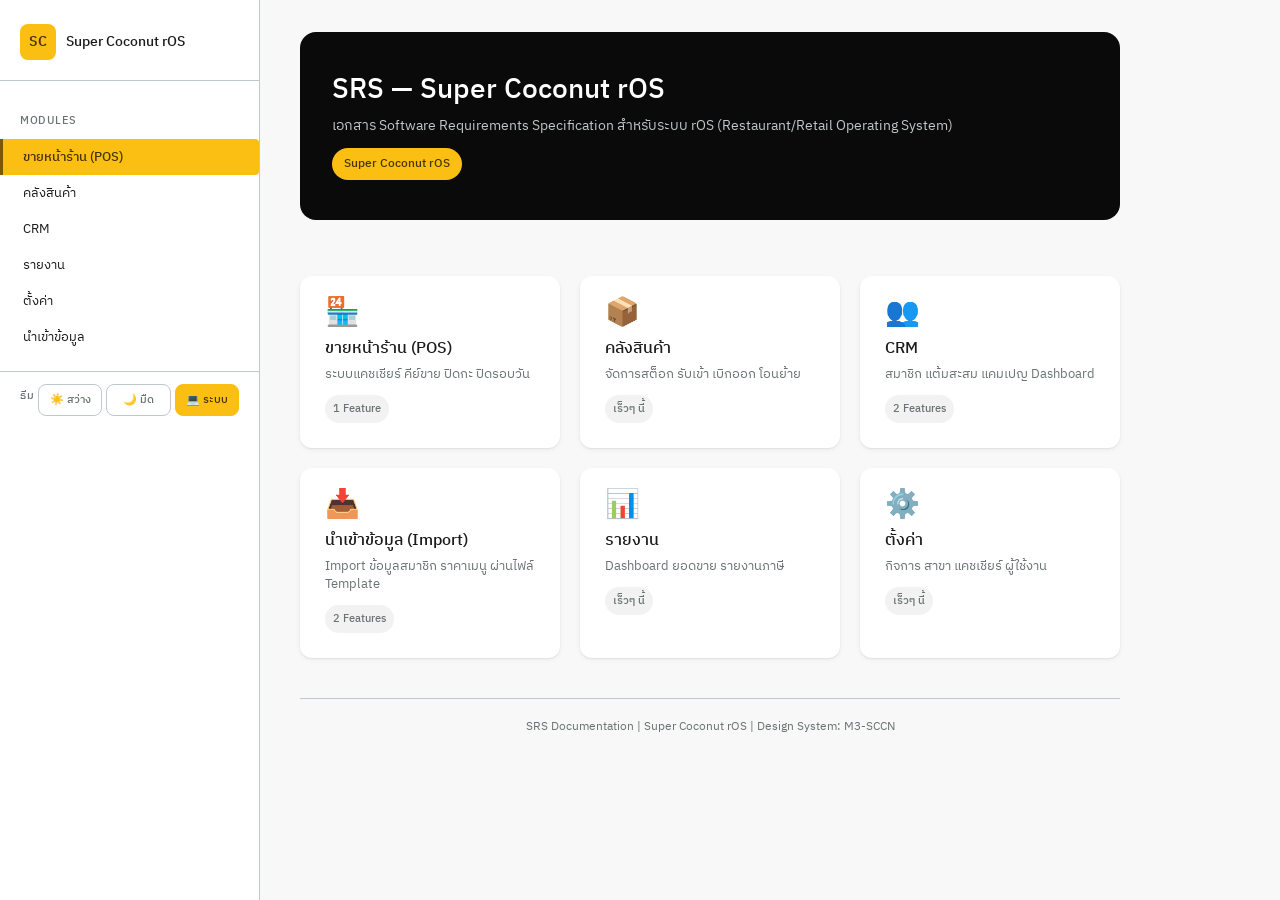
<file: index.html>
<!DOCTYPE html>
<html lang="th" data-theme="auto">
<head>
  <meta charset="UTF-8">
  <meta name="viewport" content="width=device-width, initial-scale=1.0">
  <title>SRS — Super Coconut rOS</title>
  <link rel="preconnect" href="https://fonts.googleapis.com">
  <link rel="preconnect" href="https://fonts.gstatic.com" crossorigin>
  <link href="https://fonts.googleapis.com/css2?family=IBM+Plex+Sans+Thai:wght@300;400;500;600&display=swap" rel="stylesheet">
  <link rel="stylesheet" href="assets/styles.css">
</head>
<body>
  <div class="page-layout">
    <aside class="sidebar">
      <div class="sidebar-brand">
        <div class="brand-icon">SC</div>
        <span class="brand-name">Super Coconut rOS</span>
      </div>
      <div class="sidebar-section-title">Modules</div>
      <ul class="sidebar-nav">
        <li><a href="pos/" class="active">ขายหน้าร้าน (POS)</a></li>
        <li><a href="#">คลังสินค้า</a></li>
        <li><a href="crm/">CRM</a></li>
        <li><a href="#">รายงาน</a></li>
        <li><a href="#">ตั้งค่า</a></li>
        <li><a href="import/">นำเข้าข้อมูล</a></li>
      </ul>
      <div class="theme-toggle">
        <span class="theme-toggle-label">ธีม</span>
        <div class="theme-buttons">
          <button class="theme-btn" data-theme-value="light">☀️ สว่าง</button>
          <button class="theme-btn" data-theme-value="dark">🌙 มืด</button>
          <button class="theme-btn active" data-theme-value="auto">💻 ระบบ</button>
        </div>
      </div>
    </aside>

    <div class="page-wrapper">
      <header class="page-header">
        <h1>SRS — Super Coconut rOS</h1>
        <p class="subtitle">เอกสาร Software Requirements Specification สำหรับระบบ rOS (Restaurant/Retail Operating System)</p>
        <span class="badge">Super Coconut rOS</span>
      </header>

      <div class="module-grid">
        <a href="pos/" class="module-card">
          <div class="card-icon">🏪</div>
          <div class="card-title">ขายหน้าร้าน (POS)</div>
          <div class="card-desc">ระบบแคชเชียร์ คีย์ขาย ปิดกะ ปิดรอบวัน</div>
          <div class="card-badge">1 Feature</div>
        </a>
        <a href="#" class="module-card">
          <div class="card-icon">📦</div>
          <div class="card-title">คลังสินค้า</div>
          <div class="card-desc">จัดการสต็อก รับเข้า เบิกออก โอนย้าย</div>
          <div class="card-badge">เร็วๆ นี้</div>
        </a>
        <a href="crm/" class="module-card">
          <div class="card-icon">👥</div>
          <div class="card-title">CRM</div>
          <div class="card-desc">สมาชิก แต้มสะสม แคมเปญ Dashboard</div>
          <div class="card-badge">2 Features</div>
        </a>
        <a href="import/" class="module-card">
          <div class="card-icon">📥</div>
          <div class="card-title">นำเข้าข้อมูล (Import)</div>
          <div class="card-desc">Import ข้อมูลสมาชิก ราคาเมนู ผ่านไฟล์ Template</div>
          <div class="card-badge">2 Features</div>
        </a>
        <a href="#" class="module-card">
          <div class="card-icon">📊</div>
          <div class="card-title">รายงาน</div>
          <div class="card-desc">Dashboard ยอดขาย รายงานภาษี</div>
          <div class="card-badge">เร็วๆ นี้</div>
        </a>
        <a href="#" class="module-card">
          <div class="card-icon">⚙️</div>
          <div class="card-title">ตั้งค่า</div>
          <div class="card-desc">กิจการ สาขา แคชเชียร์ ผู้ใช้งาน</div>
          <div class="card-badge">เร็วๆ นี้</div>
        </a>
      </div>

      <footer class="page-footer">
        <p>SRS Documentation | Super Coconut rOS | Design System: M3-SCCN</p>
      </footer>
    </div>
  </div>
  <script src="assets/theme.js"></script>
</body>
</html>
</file>
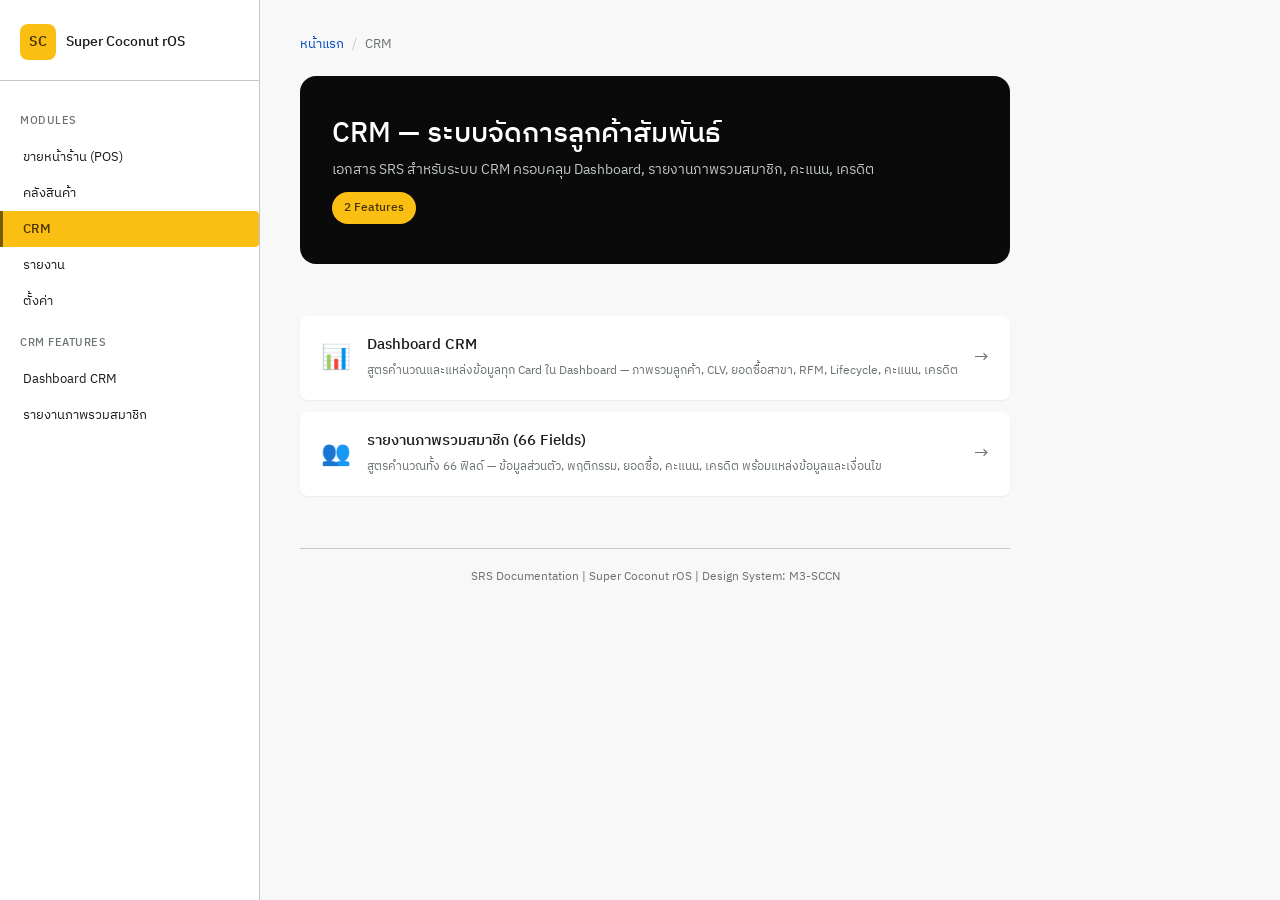
<file: crm/index.html>
<!DOCTYPE html>
<html lang="th" data-theme="auto">
<head>
  <meta charset="UTF-8">
  <meta name="viewport" content="width=device-width, initial-scale=1.0">
  <title>SRS — CRM | Super Coconut rOS</title>
  <link rel="preconnect" href="https://fonts.googleapis.com">
  <link rel="preconnect" href="https://fonts.gstatic.com" crossorigin>
  <link href="https://fonts.googleapis.com/css2?family=IBM+Plex+Sans+Thai:wght@300;400;500;600&display=swap" rel="stylesheet">
  <link rel="stylesheet" href="../assets/styles.css">
</head>
<body>
  <div class="page-layout">
    <aside class="sidebar">
      <div class="sidebar-brand">
        <div class="brand-icon">SC</div>
        <span class="brand-name">Super Coconut rOS</span>
      </div>
      <div class="sidebar-section-title">Modules</div>
      <ul class="sidebar-nav">
        <li><a href="../pos/">ขายหน้าร้าน (POS)</a></li>
        <li><a href="#">คลังสินค้า</a></li>
        <li><a href="./" class="active">CRM</a></li>
        <li><a href="#">รายงาน</a></li>
        <li><a href="#">ตั้งค่า</a></li>
      </ul>
      <div class="sidebar-section-title">CRM Features</div>
      <ul class="sidebar-nav">
        <li><a href="dashboard.html">Dashboard CRM</a></li>
        <li><a href="member-overview.html">รายงานภาพรวมสมาชิก</a></li>
      </ul>
    </aside>

    <div class="page-wrapper">
      <div class="breadcrumb">
        <a href="../">หน้าแรก</a>
        <span class="sep">/</span>
        <span>CRM</span>
      </div>

      <header class="page-header">
        <h1>CRM — ระบบจัดการลูกค้าสัมพันธ์</h1>
        <p class="subtitle">เอกสาร SRS สำหรับระบบ CRM ครอบคลุม Dashboard, รายงานภาพรวมสมาชิก, คะแนน, เครดิต</p>
        <span class="badge">2 Features</span>
      </header>

      <div class="feature-list">
        <a href="dashboard.html" class="feature-item">
          <div class="feat-icon">📊</div>
          <div>
            <div class="feat-title">Dashboard CRM</div>
            <div class="feat-desc">สูตรคำนวณและแหล่งข้อมูลทุก Card ใน Dashboard — ภาพรวมลูกค้า, CLV, ยอดซื้อสาขา, RFM, Lifecycle, คะแนน, เครดิต</div>
          </div>
          <div class="feat-arrow">→</div>
        </a>
        <a href="member-overview.html" class="feature-item">
          <div class="feat-icon">👥</div>
          <div>
            <div class="feat-title">รายงานภาพรวมสมาชิก (66 Fields)</div>
            <div class="feat-desc">สูตรคำนวณทั้ง 66 ฟิลด์ — ข้อมูลส่วนตัว, พฤติกรรม, ยอดซื้อ, คะแนน, เครดิต พร้อมแหล่งข้อมูลและเงื่อนไข</div>
          </div>
          <div class="feat-arrow">→</div>
        </a>
      </div>

      <footer class="page-footer">
        <p>SRS Documentation | Super Coconut rOS | Design System: M3-SCCN</p>
      </footer>
    </div>
  </div>
  <script src="../assets/theme.js"></script>
</body>
</html>
</file>
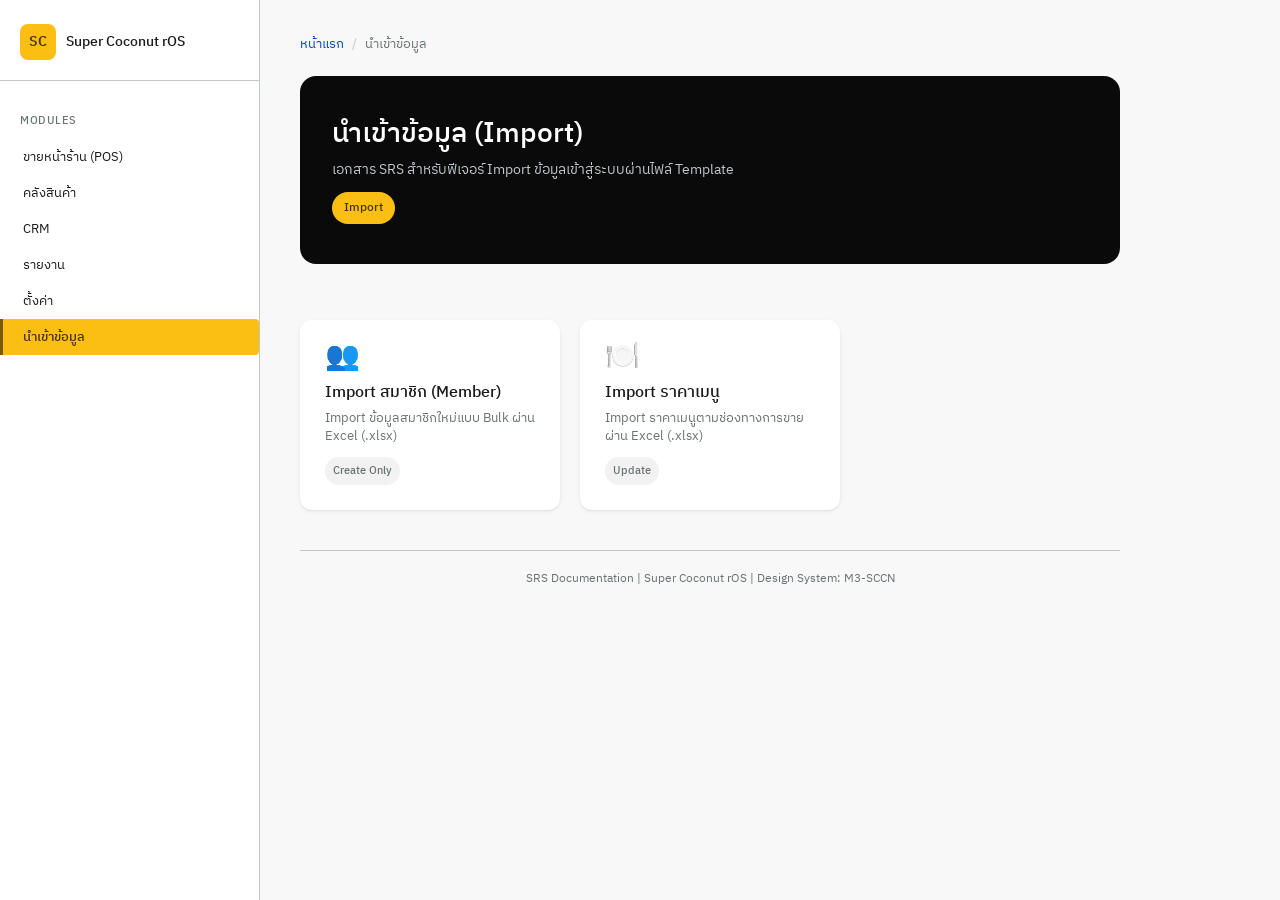
<file: import/index.html>
<!DOCTYPE html>
<html lang="th" data-theme="auto">
<head>
  <meta charset="UTF-8">
  <meta name="viewport" content="width=device-width, initial-scale=1.0">
  <title>SRS — นำเข้าข้อมูล | Super Coconut rOS</title>
  <link rel="preconnect" href="https://fonts.googleapis.com">
  <link rel="preconnect" href="https://fonts.gstatic.com" crossorigin>
  <link href="https://fonts.googleapis.com/css2?family=IBM+Plex+Sans+Thai:wght@300;400;500;600&display=swap" rel="stylesheet">
  <link rel="stylesheet" href="../assets/styles.css">
</head>
<body>
  <div class="page-layout">
    <aside class="sidebar">
      <div class="sidebar-brand">
        <div class="brand-icon">SC</div>
        <span class="brand-name">Super Coconut rOS</span>
      </div>
      <div class="sidebar-section-title">Modules</div>
      <ul class="sidebar-nav">
        <li><a href="../pos/">ขายหน้าร้าน (POS)</a></li>
        <li><a href="#">คลังสินค้า</a></li>
        <li><a href="../crm/">CRM</a></li>
        <li><a href="#">รายงาน</a></li>
        <li><a href="#">ตั้งค่า</a></li>
        <li><a href="./" class="active">นำเข้าข้อมูล</a></li>
      </ul>
    </aside>

    <div class="page-wrapper">
      <div class="breadcrumb">
        <a href="../">หน้าแรก</a>
        <span class="sep">/</span>
        <span>นำเข้าข้อมูล</span>
      </div>

      <header class="page-header">
        <h1>นำเข้าข้อมูล (Import)</h1>
        <p class="subtitle">เอกสาร SRS สำหรับฟีเจอร์ Import ข้อมูลเข้าสู่ระบบผ่านไฟล์ Template</p>
        <span class="badge">Import</span>
      </header>

      <div class="module-grid">
        <a href="import-member-template.html" class="module-card">
          <div class="card-icon">👥</div>
          <div class="card-title">Import สมาชิก (Member)</div>
          <div class="card-desc">Import ข้อมูลสมาชิกใหม่แบบ Bulk ผ่าน Excel (.xlsx)</div>
          <div class="card-badge">Create Only</div>
        </a>
        <a href="import-menu-price-template.html" class="module-card">
          <div class="card-icon">🍽️</div>
          <div class="card-title">Import ราคาเมนู</div>
          <div class="card-desc">Import ราคาเมนูตามช่องทางการขายผ่าน Excel (.xlsx)</div>
          <div class="card-badge">Update</div>
        </a>
      </div>

      <footer class="page-footer">
        <p>SRS Documentation | Super Coconut rOS | Design System: M3-SCCN</p>
      </footer>
    </div>
  </div>
  <script src="../assets/theme.js"></script>
</body>
</html>
</file>
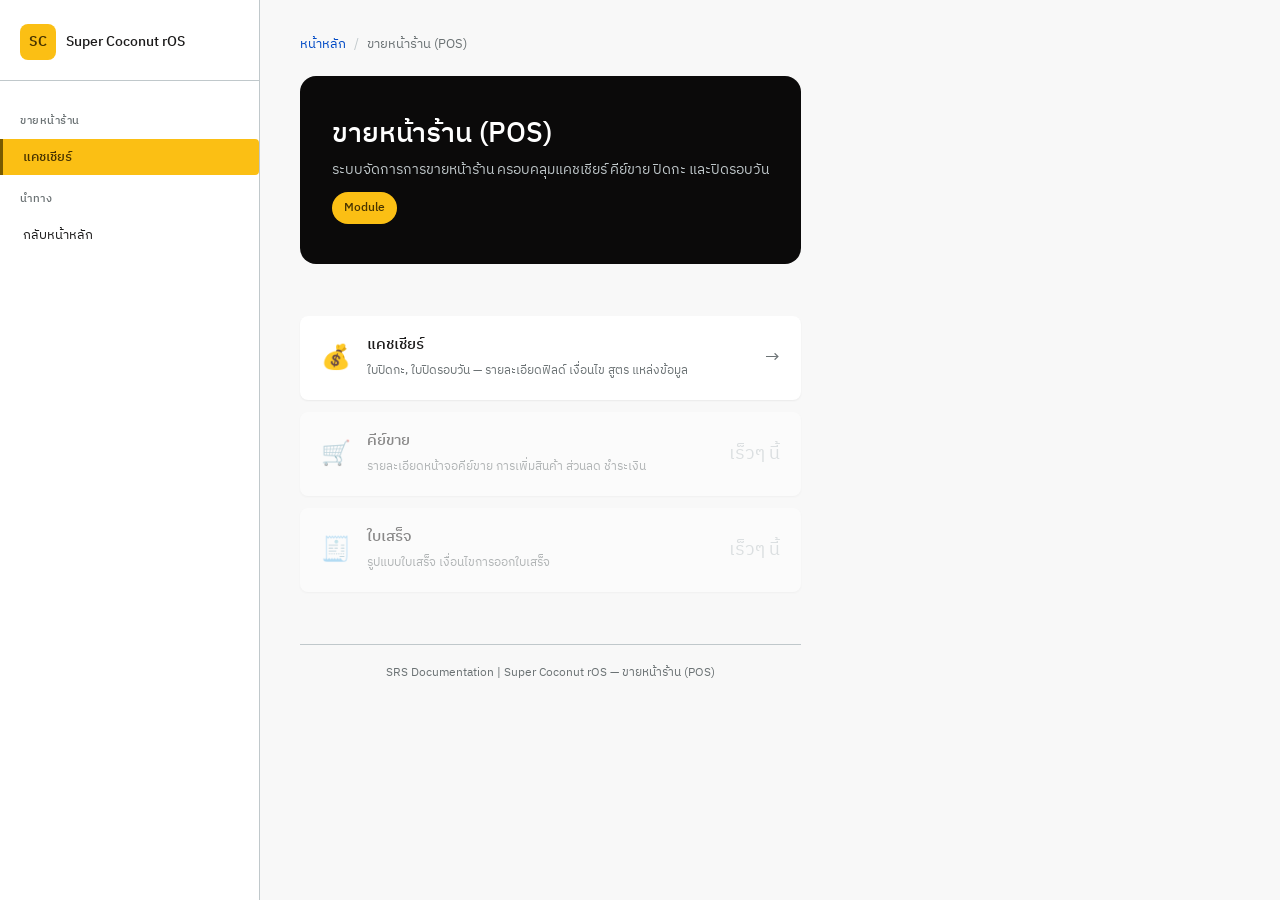
<file: pos/index.html>
<!DOCTYPE html>
<html lang="th" data-theme="auto">
<head>
  <meta charset="UTF-8">
  <meta name="viewport" content="width=device-width, initial-scale=1.0">
  <title>SRS — ขายหน้าร้าน (POS) | Super Coconut rOS</title>
  <link rel="preconnect" href="https://fonts.googleapis.com">
  <link rel="preconnect" href="https://fonts.gstatic.com" crossorigin>
  <link href="https://fonts.googleapis.com/css2?family=IBM+Plex+Sans+Thai:wght@300;400;500;600&display=swap" rel="stylesheet">
  <link rel="stylesheet" href="../assets/styles.css">
</head>
<body>
  <div class="page-layout">
    <aside class="sidebar">
      <div class="sidebar-brand">
        <div class="brand-icon">SC</div>
        <span class="brand-name">Super Coconut rOS</span>
      </div>
      <div class="sidebar-section-title">ขายหน้าร้าน</div>
      <ul class="sidebar-nav">
        <li><a href="cashier/" class="active">แคชเชียร์</a></li>
      </ul>
      <div class="sidebar-section-title">นำทาง</div>
      <ul class="sidebar-nav">
        <li><a href="../">กลับหน้าหลัก</a></li>
      </ul>
    </aside>

    <div class="page-wrapper">
      <div class="breadcrumb">
        <a href="../">หน้าหลัก</a><span class="sep">/</span><span>ขายหน้าร้าน (POS)</span>
      </div>

      <header class="page-header">
        <h1>ขายหน้าร้าน (POS)</h1>
        <p class="subtitle">ระบบจัดการการขายหน้าร้าน ครอบคลุมแคชเชียร์ คีย์ขาย ปิดกะ และปิดรอบวัน</p>
        <span class="badge">Module</span>
      </header>

      <div class="feature-list">
        <a href="cashier/" class="feature-item">
          <span class="feat-icon">💰</span>
          <div>
            <div class="feat-title">แคชเชียร์</div>
            <div class="feat-desc">ใบปิดกะ, ใบปิดรอบวัน — รายละเอียดฟิลด์ เงื่อนไข สูตร แหล่งข้อมูล</div>
          </div>
          <span class="feat-arrow">→</span>
        </a>
        <a href="#" class="feature-item" style="opacity:0.5; pointer-events:none;">
          <span class="feat-icon">🛒</span>
          <div>
            <div class="feat-title">คีย์ขาย</div>
            <div class="feat-desc">รายละเอียดหน้าจอคีย์ขาย การเพิ่มสินค้า ส่วนลด ชำระเงิน</div>
          </div>
          <span class="feat-arrow" style="color:var(--outline-variant);">เร็วๆ นี้</span>
        </a>
        <a href="#" class="feature-item" style="opacity:0.5; pointer-events:none;">
          <span class="feat-icon">🧾</span>
          <div>
            <div class="feat-title">ใบเสร็จ</div>
            <div class="feat-desc">รูปแบบใบเสร็จ เงื่อนไขการออกใบเสร็จ</div>
          </div>
          <span class="feat-arrow" style="color:var(--outline-variant);">เร็วๆ นี้</span>
        </a>
      </div>

      <footer class="page-footer">
        <p>SRS Documentation | Super Coconut rOS — ขายหน้าร้าน (POS)</p>
      </footer>
    </div>
  </div>
  <script src="../assets/theme.js"></script>
</body>
</html>
</file>
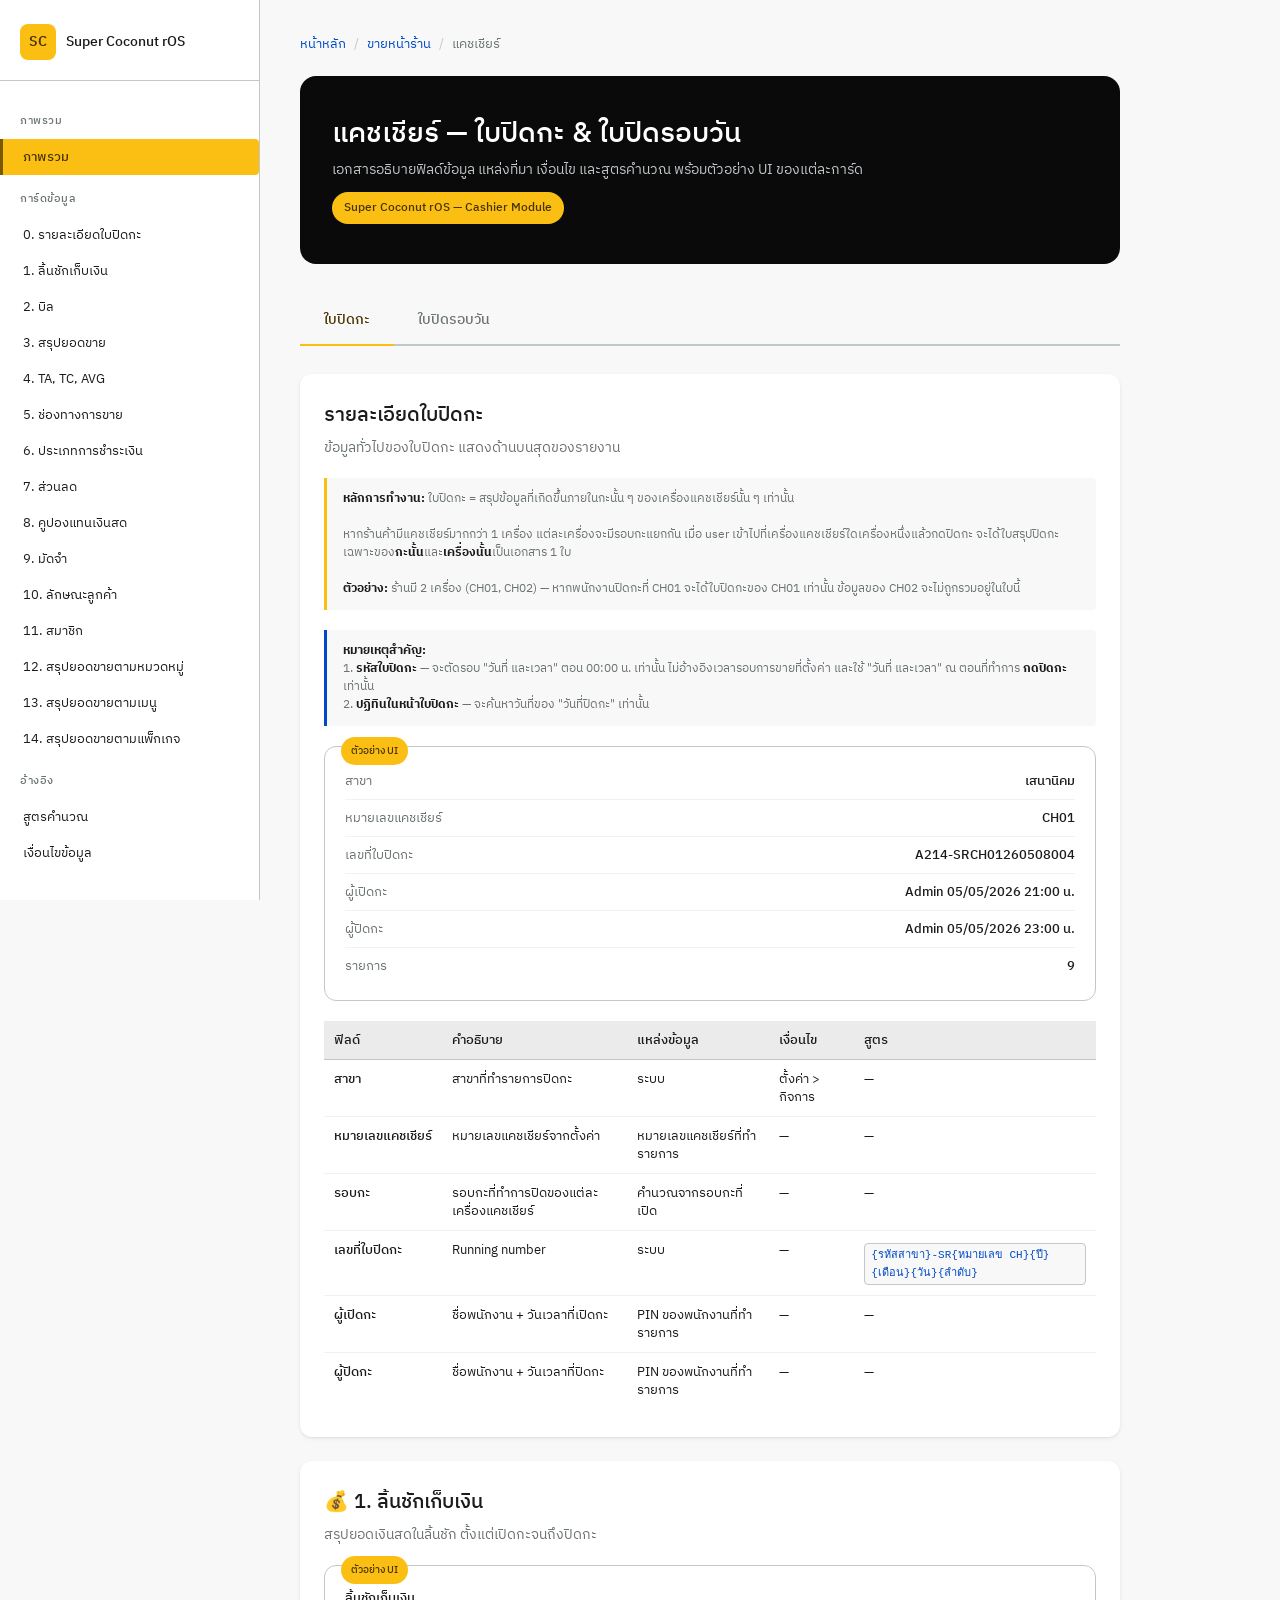
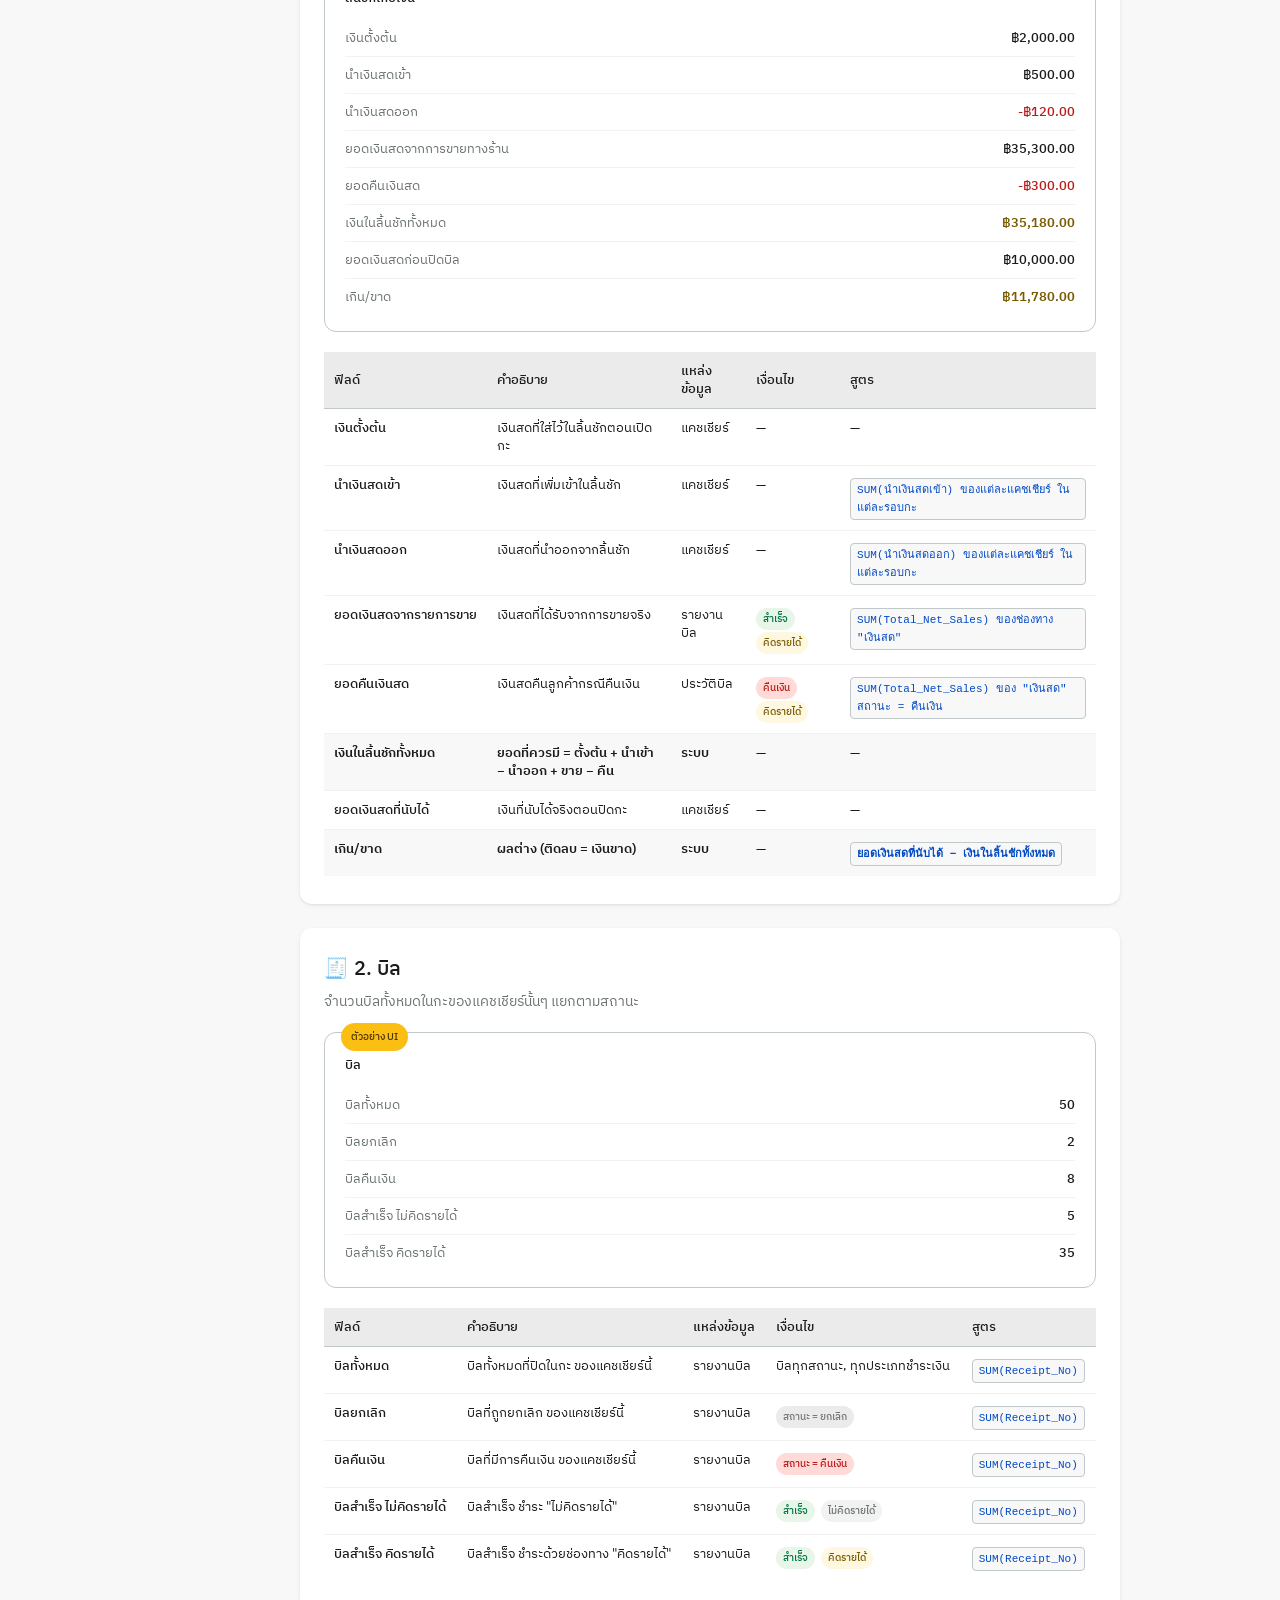
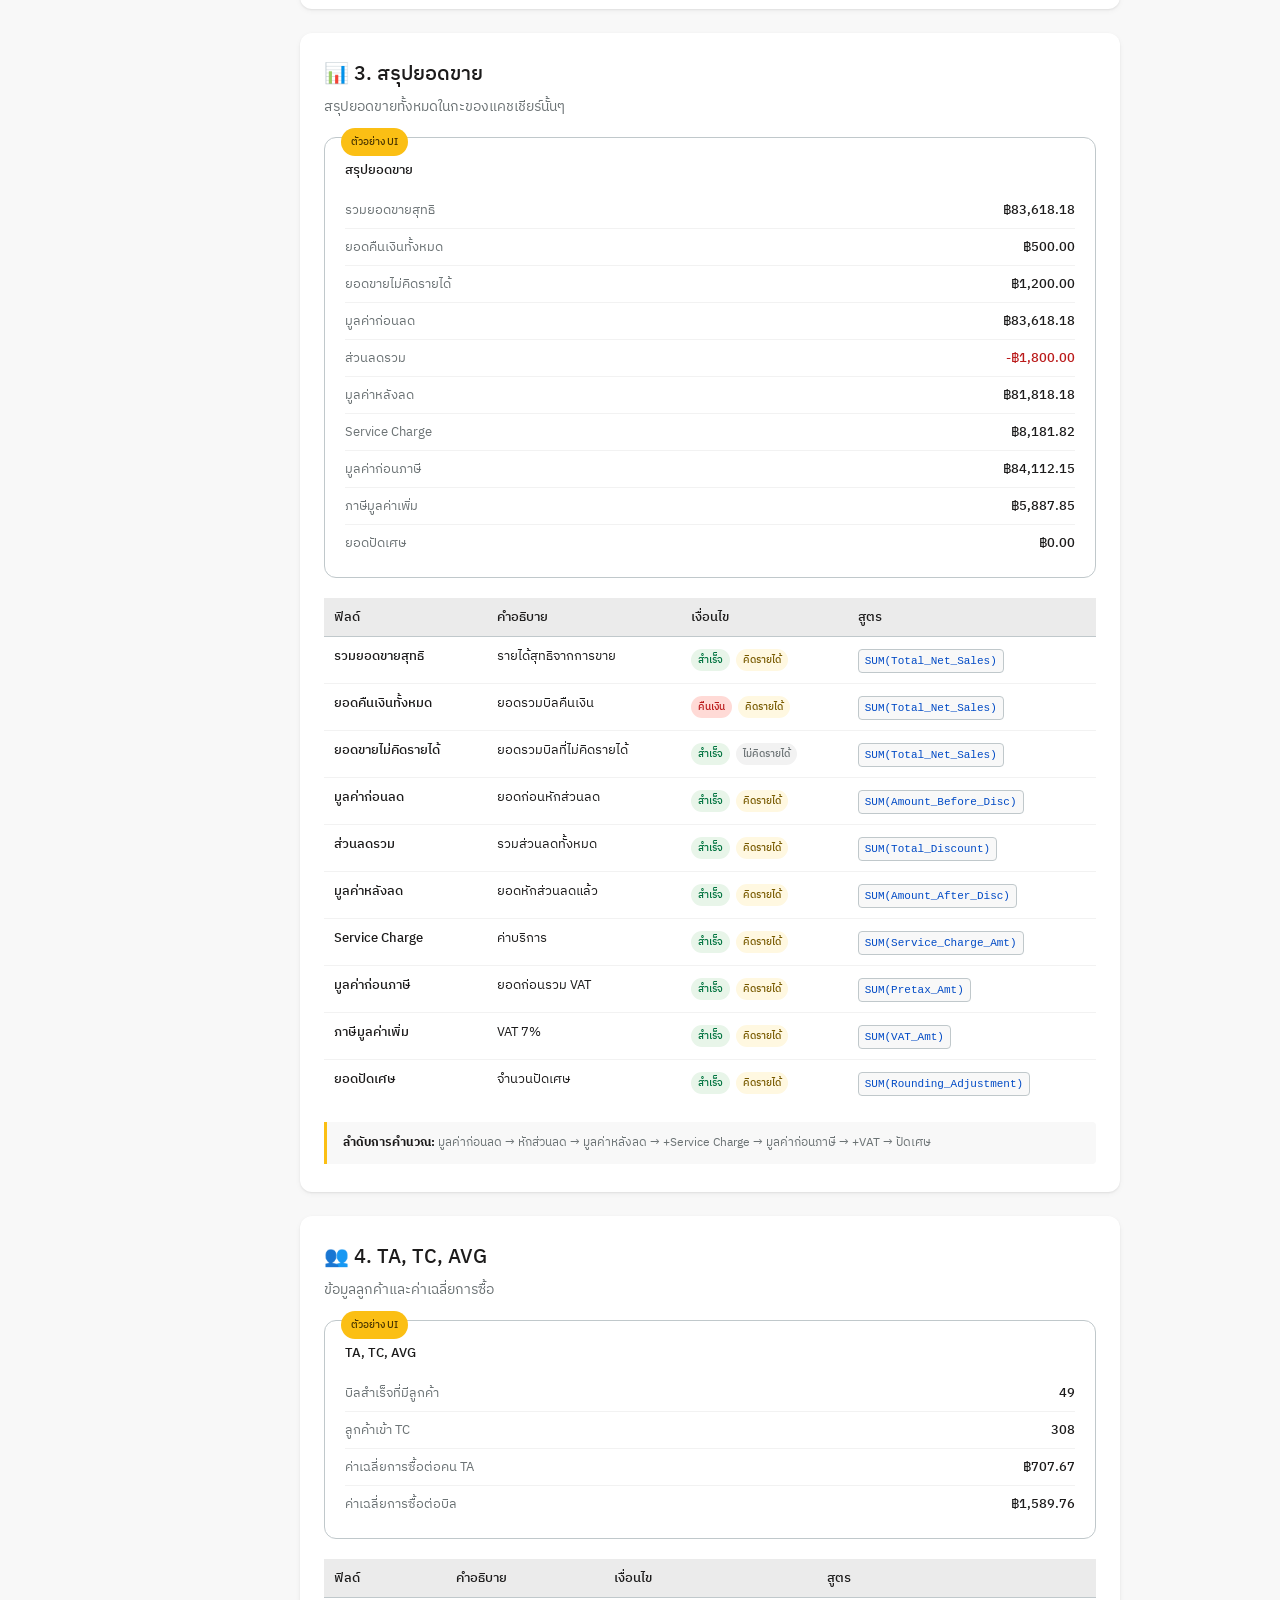
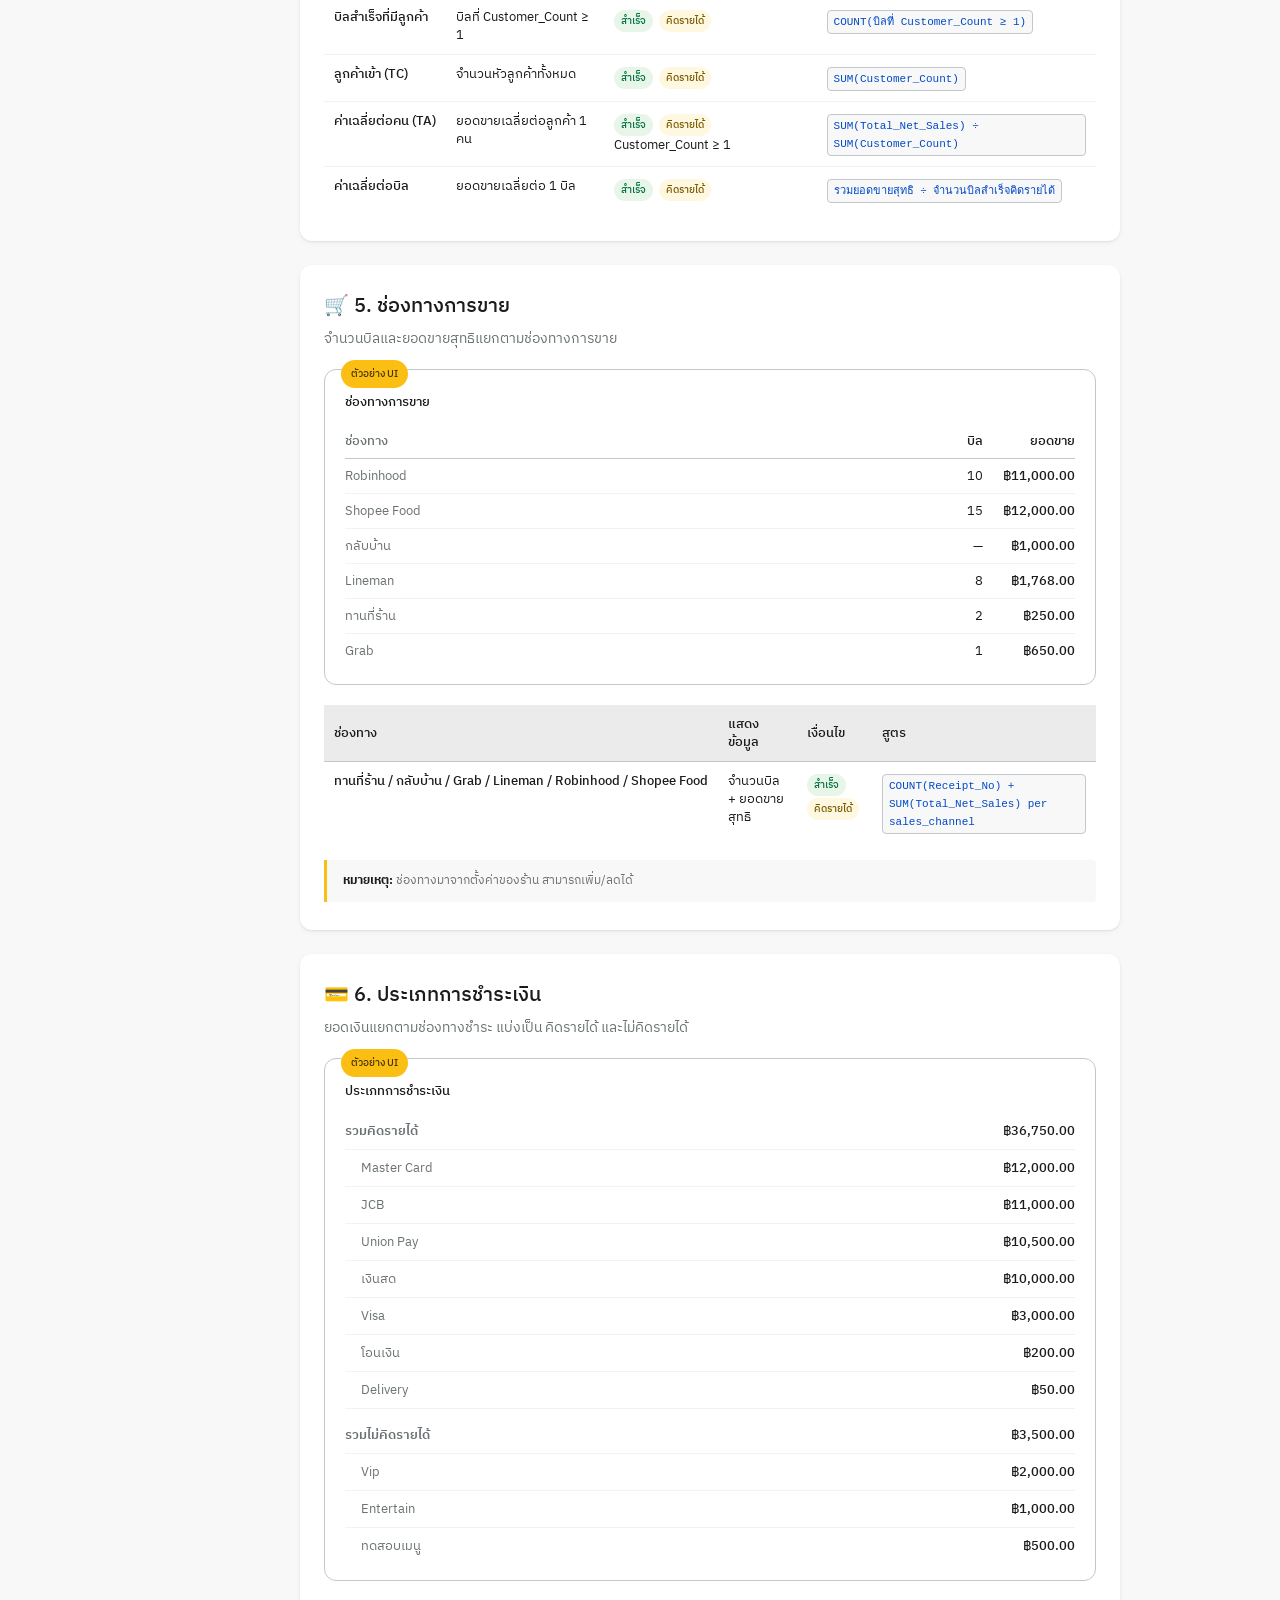
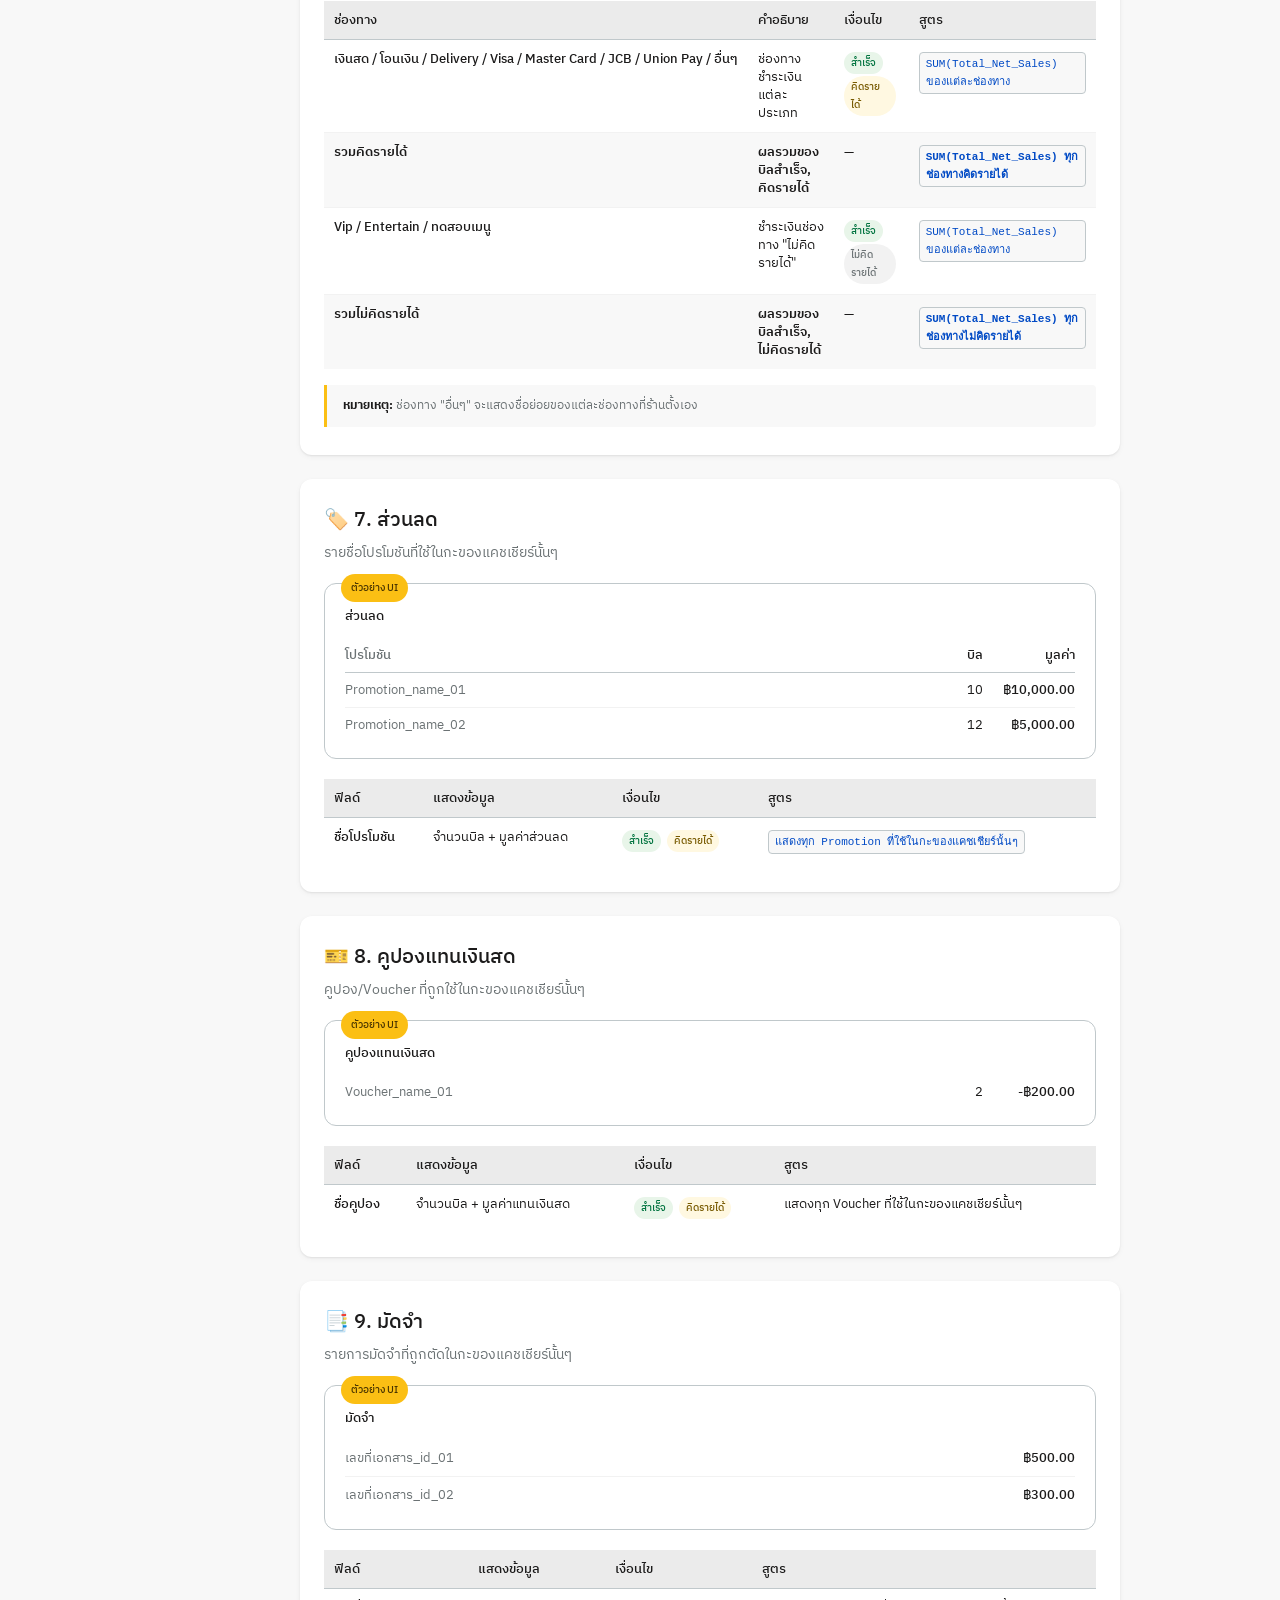
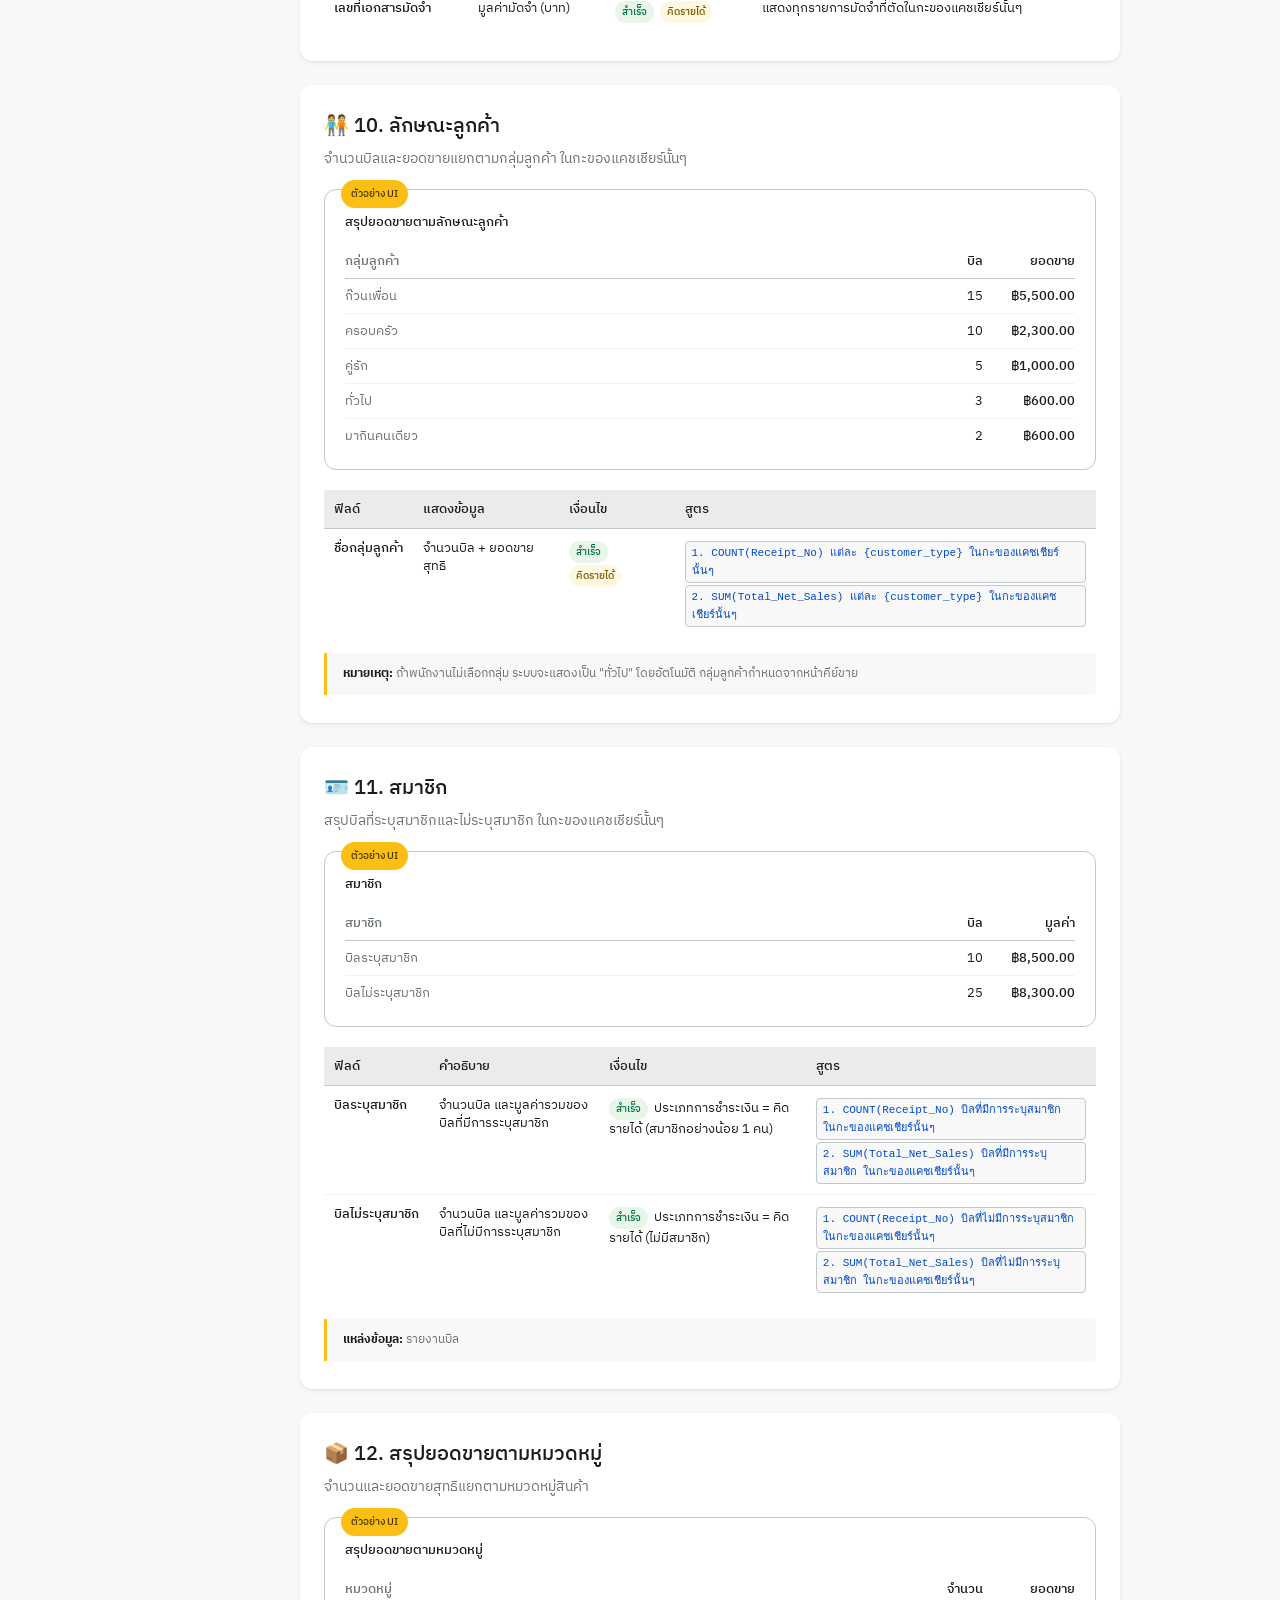
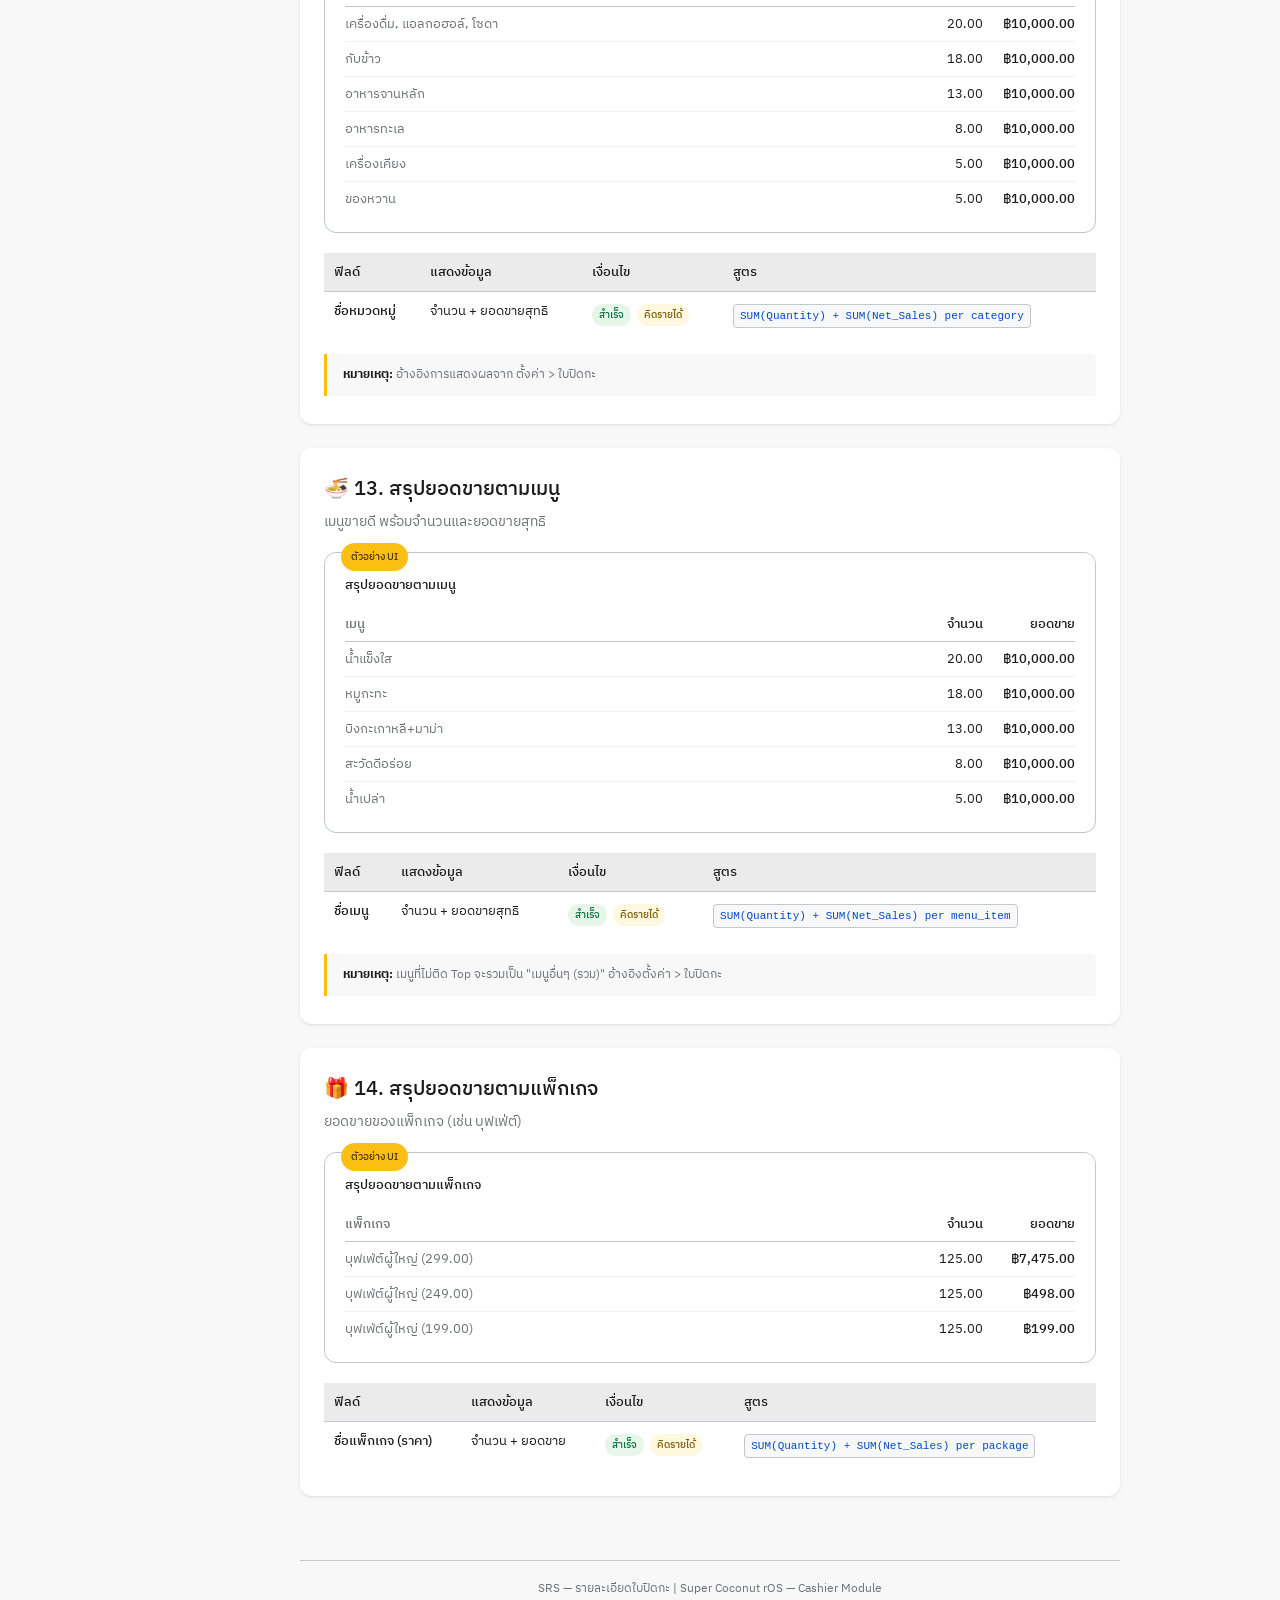
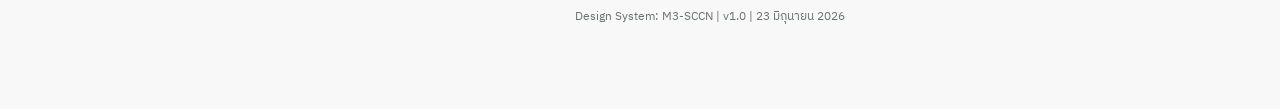
<file: pos/cashier/index.html>
<!DOCTYPE html>
<html lang="th" data-theme="auto">
<head>
  <meta charset="UTF-8">
  <meta name="viewport" content="width=device-width, initial-scale=1.0">
 <title>SRS — แคชเชียร์ | Super Coconut rOS</title>
 <link rel="preconnect" href="https://fonts.googleapis.com">
 <link rel="preconnect" href="https://fonts.gstatic.com" crossorigin>
 <link href="https://fonts.googleapis.com/css2?family=IBM+Plex+Sans+Thai:wght@300;400;500;600&display=swap" rel="stylesheet">
 <link rel="stylesheet" href="../../assets/styles.css">
</head>
<body>
<body>
<div class="page-layout">

  <!-- Sidebar -->
  <aside class="sidebar">
    <div class="sidebar-brand">
      <div class="brand-icon">SC</div>
      <span class="brand-name">Super Coconut rOS</span>
    </div>
    <div class="sidebar-section-title">ภาพรวม</div>
    <ul class="sidebar-nav">
      <li><a href="#top" class="active">ภาพรวม</a></li>
    </ul>

    <!-- Sidebar for shift tab -->
    <div id="sidebar-shift">
      <div class="sidebar-section-title">การ์ดข้อมูล</div>
      <ul class="sidebar-nav">
        <li><a href="#sec-header">0. รายละเอียดใบปิดกะ</a></li>
        <li><a href="#sec-drawer">1. ลิ้นชักเก็บเงิน</a></li>
        <li><a href="#sec-bills">2. บิล</a></li>
        <li><a href="#sec-sales-summary">3. สรุปยอดขาย</a></li>
        <li><a href="#sec-ta-tc">4. TA, TC, AVG</a></li>
        <li><a href="#sec-sales-channel">5. ช่องทางการขาย</a></li>
        <li><a href="#sec-payment">6. ประเภทการชำระเงิน</a></li>
        <li><a href="#sec-discount">7. ส่วนลด</a></li>
        <li><a href="#sec-voucher">8. คูปองแทนเงินสด</a></li>
        <li><a href="#sec-deposit">9. มัดจำ</a></li>
        <li><a href="#sec-customer-type">10. ลักษณะลูกค้า</a></li>
        <li><a href="#sec-member">11. สมาชิก</a></li>
        <li><a href="#sec-category">12. สรุปยอดขายตามหมวดหมู่</a></li>
        <li><a href="#sec-menu">13. สรุปยอดขายตามเมนู</a></li>
        <li><a href="#sec-package">14. สรุปยอดขายตามแพ็กเกจ</a></li>
      </ul>
      <div class="sidebar-section-title">อ้างอิง</div>
      <ul class="sidebar-nav">
        <li><a href="#sec-sales-summary">สูตรคำนวณ</a></li>
        <li><a href="#sec-drawer">เงื่อนไขข้อมูล</a></li>
      </ul>
    </div>

    <!-- Sidebar for daily tab -->
    <div id="sidebar-daily" style="display:none;">
      <div class="sidebar-section-title">การ์ดข้อมูล</div>
      <ul class="sidebar-nav">
        <li><a href="#sec-daily-header">0. รายละเอียดใบปิดรอบวัน</a></li>
        <li><a href="#sec-daily-bills">1. บิล</a></li>
        <li><a href="#sec-daily-sales">2. สรุปยอดขาย</a></li>
        <li><a href="#sec-daily-ta-tc">3. TA, TC, AVG</a></li>
        <li><a href="#sec-daily-channel">4. ช่องทางการขาย</a></li>
        <li><a href="#sec-daily-payment">5. ประเภทการชำระเงิน</a></li>
        <li><a href="#sec-daily-discount">6. ส่วนลด</a></li>
        <li><a href="#sec-daily-voucher">7. คูปองแทนเงินสด</a></li>
        <li><a href="#sec-daily-deposit">8. มัดจำ</a></li>
        <li><a href="#sec-daily-customer">9. ลักษณะลูกค้า</a></li>
        <li><a href="#sec-daily-member">10. สมาชิก</a></li>
        <li><a href="#sec-daily-category">11. สรุปยอดขายตามหมวดหมู่</a></li>
        <li><a href="#sec-daily-menu">12. สรุปยอดขายตามเมนู</a></li>
        <li><a href="#sec-daily-package">13. สรุปยอดขายตามแพ็กเกจ</a></li>
      </ul>
      <div class="sidebar-section-title">อ้างอิง</div>
      <ul class="sidebar-nav">
        <li><a href="#sec-daily-sales">สูตรคำนวณ</a></li>
      </ul>
    </div>
  </aside>

  <!-- Main Content -->
  <div class="page-wrapper">
    <div class="breadcrumb">
      <a href="../../">หน้าหลัก</a><span class="sep">/</span><a href="../">ขายหน้าร้าน</a><span class="sep">/</span><span>แคชเชียร์</span>
    </div>

    <header class="page-header" id="top">
      <h1>แคชเชียร์ — ใบปิดกะ & ใบปิดรอบวัน</h1>
      <p class="subtitle">เอกสารอธิบายฟิลด์ข้อมูล แหล่งที่มา เงื่อนไข และสูตรคำนวณ พร้อมตัวอย่าง UI ของแต่ละการ์ด</p>
      <span class="badge">Super Coconut rOS — Cashier Module</span>
    </header>

    <!-- Tabs -->
    <div class="tabs">
      <div class="tab active" onclick="switchTab('shift')">ใบปิดกะ</div>
      <div class="tab" onclick="switchTab('daily')">ใบปิดรอบวัน</div>
    </div>

    <!-- Tab: ใบปิดกะ -->
    <div class="tab-content active" id="tab-shift">

    <!-- Section 1: Header -->
    <section class="section-card" id="sec-header">
      <h2>รายละเอียดใบปิดกะ</h2>
      <p class="section-desc">ข้อมูลทั่วไปของใบปิดกะ แสดงด้านบนสุดของรายงาน</p>
      <div class="info-box" style="margin-bottom:20px; margin-top:0;">
        <strong>หลักการทำงาน:</strong> ใบปิดกะ = สรุปข้อมูลที่เกิดขึ้นภายในกะนั้น ๆ ของเครื่องแคชเชียร์นั้น ๆ เท่านั้น<br><br>
        หากร้านค้ามีแคชเชียร์มากกว่า 1 เครื่อง แต่ละเครื่องจะมีรอบกะแยกกัน เมื่อ user เข้าไปที่เครื่องแคชเชียร์ใดเครื่องหนึ่งแล้วกดปิดกะ จะได้ใบสรุปปิดกะเฉพาะของ<strong>กะนั้น</strong>และ<strong>เครื่องนั้น</strong>เป็นเอกสาร 1 ใบ<br><br>
        <strong>ตัวอย่าง:</strong> ร้านมี 2 เครื่อง (CH01, CH02) — หากพนักงานปิดกะที่ CH01 จะได้ใบปิดกะของ CH01 เท่านั้น ข้อมูลของ CH02 จะไม่ถูกรวมอยู่ในใบนี้
      </div>
      <div class="info-box" style="margin-bottom:20px; margin-top:0; border-left-color: var(--tertiary);">
        <strong>หมายเหตุสำคัญ:</strong><br>
        1. <strong>รหัสใบปิดกะ</strong> — จะตัดรอบ "วันที่ และเวลา" ตอน 00:00 น. เท่านั้น ไม่อ้างอิงเวลารอบการขายที่ตั้งค่า และใช้ "วันที่ และเวลา" ณ ตอนที่ทำการ <strong>กดปิดกะ</strong> เท่านั้น<br>
        2. <strong>ปฏิทินในหน้าใบปิดกะ</strong> — จะค้นหาวันที่ของ "วันที่ปิดกะ" เท่านั้น
      </div>
      <div class="ui-preview">
        <div class="ui-row"><span class="label">สาขา</span><span class="value">เสนานิคม</span></div>
        <div class="ui-row"><span class="label">หมายเลขแคชเชียร์</span><span class="value">CH01</span></div>
        <div class="ui-row"><span class="label">เลขที่ใบปิดกะ</span><span class="value">A214-SRCH01260508004</span></div>
        <div class="ui-row"><span class="label">ผู้เปิดกะ</span><span class="value">Admin 05/05/2026 21:00 น.</span></div>
        <div class="ui-row"><span class="label">ผู้ปิดกะ</span><span class="value">Admin 05/05/2026 23:00 น.</span></div>
        <div class="ui-row"><span class="label">รายการ</span><span class="value">9</span></div>
      </div>
      <table class="data-table">
        <thead><tr><th>ฟิลด์</th><th>คำอธิบาย</th><th>แหล่งข้อมูล</th><th>เงื่อนไข</th><th>สูตร</th></tr></thead>
        <tbody>
          <tr><td class="field-name">สาขา</td><td>สาขาที่ทำรายการปิดกะ</td><td>ระบบ</td><td>ตั้งค่า &gt; กิจการ</td><td>—</td></tr>
          <tr><td class="field-name">หมายเลขแคชเชียร์</td><td>หมายเลขแคชเชียร์จากตั้งค่า</td><td>หมายเลขแคชเชียร์ที่ทำรายการ</td><td>—</td><td>—</td></tr>
          <tr><td class="field-name">รอบกะ</td><td>รอบกะที่ทำการปิดของแต่ละเครื่องแคชเชียร์</td><td>คำนวณจากรอบกะที่เปิด</td><td>—</td><td>—</td></tr>
          <tr><td class="field-name">เลขที่ใบปิดกะ</td><td>Running number</td><td>ระบบ</td><td>—</td><td><span class="formula">{รหัสสาขา}-SR{หมายเลข CH}{ปี}{เดือน}{วัน}{ลำดับ}</span></td></tr>
          <tr><td class="field-name">ผู้เปิดกะ</td><td>ชื่อพนักงาน + วันเวลาที่เปิดกะ</td><td>PIN ของพนักงานที่ทำรายการ</td><td>—</td><td>—</td></tr>
          <tr><td class="field-name">ผู้ปิดกะ</td><td>ชื่อพนักงาน + วันเวลาที่ปิดกะ</td><td>PIN ของพนักงานที่ทำรายการ</td><td>—</td><td>—</td></tr>
        </tbody>
      </table>
    </section>

    <!-- Section 1: Cash Drawer -->
    <section class="section-card" id="sec-drawer">
      <h2>💰 1. ลิ้นชักเก็บเงิน</h2>
      <p class="section-desc">สรุปยอดเงินสดในลิ้นชัก ตั้งแต่เปิดกะจนถึงปิดกะ</p>
      <div class="ui-preview">
        <div class="ui-preview-title">ลิ้นชักเก็บเงิน</div>
        <div class="ui-row"><span class="label">เงินตั้งต้น</span><span class="value">฿2,000.00</span></div>
        <div class="ui-row"><span class="label">นำเงินสดเข้า</span><span class="value">฿500.00</span></div>
        <div class="ui-row"><span class="label">นำเงินสดออก</span><span class="value negative">-฿120.00</span></div>
        <div class="ui-row"><span class="label">ยอดเงินสดจากการขายทางร้าน</span><span class="value">฿35,300.00</span></div>
        <div class="ui-row"><span class="label">ยอดคืนเงินสด</span><span class="value negative">-฿300.00</span></div>
        <div class="ui-row"><span class="label">เงินในลิ้นชักทั้งหมด</span><span class="value highlight">฿35,180.00</span></div>
        <div class="ui-row"><span class="label">ยอดเงินสดก่อนปิดบิล</span><span class="value">฿10,000.00</span></div>
        <div class="ui-row"><span class="label">เกิน/ขาด</span><span class="value highlight">฿11,780.00</span></div>
      </div>
      <table class="data-table">
        <thead><tr><th>ฟิลด์</th><th>คำอธิบาย</th><th>แหล่งข้อมูล</th><th>เงื่อนไข</th><th>สูตร</th></tr></thead>
        <tbody>
          <tr><td class="field-name">เงินตั้งต้น</td><td>เงินสดที่ใส่ไว้ในลิ้นชักตอนเปิดกะ</td><td>แคชเชียร์</td><td>—</td><td>—</td></tr>
          <tr><td class="field-name">นำเงินสดเข้า</td><td>เงินสดที่เพิ่มเข้าในลิ้นชัก</td><td>แคชเชียร์</td><td>—</td><td><span class="formula">SUM(นำเงินสดเข้า) ของแต่ละแคชเชียร์ ในแต่ละรอบกะ</span></td></tr>
          <tr><td class="field-name">นำเงินสดออก</td><td>เงินสดที่นำออกจากลิ้นชัก</td><td>แคชเชียร์</td><td>—</td><td><span class="formula">SUM(นำเงินสดออก) ของแต่ละแคชเชียร์ ในแต่ละรอบกะ</span></td></tr>
          <tr><td class="field-name">ยอดเงินสดจากรายการขาย</td><td>เงินสดที่ได้รับจากการขายจริง</td><td>รายงานบิล</td><td><span class="condition-tag tag-success">สำเร็จ</span> <span class="condition-tag tag-revenue">คิดรายได้</span></td><td><span class="formula">SUM(Total_Net_Sales) ของช่องทาง "เงินสด"</span></td></tr>
          <tr><td class="field-name">ยอดคืนเงินสด</td><td>เงินสดคืนลูกค้ากรณีคืนเงิน</td><td>ประวัติบิล</td><td><span class="condition-tag tag-refund">คืนเงิน</span> <span class="condition-tag tag-revenue">คิดรายได้</span></td><td><span class="formula">SUM(Total_Net_Sales) ของ "เงินสด" สถานะ = คืนเงิน</span></td></tr>
          <tr class="summary-row"><td class="field-name">เงินในลิ้นชักทั้งหมด</td><td>ยอดที่ควรมี = ตั้งต้น + นำเข้า − นำออก + ขาย − คืน</td><td>ระบบ</td><td>—</td><td>—</td></tr>
          <tr><td class="field-name">ยอดเงินสดที่นับได้</td><td>เงินที่นับได้จริงตอนปิดกะ</td><td>แคชเชียร์</td><td>—</td><td>—</td></tr>
          <tr class="summary-row"><td class="field-name">เกิน/ขาด</td><td>ผลต่าง (ติดลบ = เงินขาด)</td><td>ระบบ</td><td>—</td><td><span class="formula">ยอดเงินสดที่นับได้ − เงินในลิ้นชักทั้งหมด</span></td></tr>
        </tbody>
      </table>
    </section>

    <!-- Section 2: Bills -->
    <section class="section-card" id="sec-bills">
      <h2>🧾 2. บิล</h2>
      <p class="section-desc">จำนวนบิลทั้งหมดในกะของแคชเชียร์นั้นๆ แยกตามสถานะ</p>
      <div class="ui-preview">
        <div class="ui-preview-title">บิล</div>
        <div class="ui-row"><span class="label">บิลทั้งหมด</span><span class="value">50</span></div>
        <div class="ui-row"><span class="label">บิลยกเลิก</span><span class="value">2</span></div>
        <div class="ui-row"><span class="label">บิลคืนเงิน</span><span class="value">8</span></div>
        <div class="ui-row"><span class="label">บิลสำเร็จ ไม่คิดรายได้</span><span class="value">5</span></div>
        <div class="ui-row"><span class="label">บิลสำเร็จ คิดรายได้</span><span class="value">35</span></div>
      </div>
      <table class="data-table">
        <thead><tr><th>ฟิลด์</th><th>คำอธิบาย</th><th>แหล่งข้อมูล</th><th>เงื่อนไข</th><th>สูตร</th></tr></thead>
        <tbody>
          <tr><td class="field-name">บิลทั้งหมด</td><td>บิลทั้งหมดที่ปิดในกะ ของแคชเชียร์นี้</td><td>รายงานบิล</td><td>บิลทุกสถานะ, ทุกประเภทชำระเงิน</td><td><span class="formula">SUM(Receipt_No)</span></td></tr>
          <tr><td class="field-name">บิลยกเลิก</td><td>บิลที่ถูกยกเลิก ของแคชเชียร์นี้</td><td>รายงานบิล</td><td><span class="condition-tag tag-cancel">สถานะ = ยกเลิก</span></td><td><span class="formula">SUM(Receipt_No)</span></td></tr>
          <tr><td class="field-name">บิลคืนเงิน</td><td>บิลที่มีการคืนเงิน ของแคชเชียร์นี้</td><td>รายงานบิล</td><td><span class="condition-tag tag-refund">สถานะ = คืนเงิน</span></td><td><span class="formula">SUM(Receipt_No)</span></td></tr>
          <tr><td class="field-name">บิลสำเร็จ ไม่คิดรายได้</td><td>บิลสำเร็จ ชำระ "ไม่คิดรายได้"</td><td>รายงานบิล</td><td><span class="condition-tag tag-success">สำเร็จ</span> <span class="condition-tag tag-no-revenue">ไม่คิดรายได้</span></td><td><span class="formula">SUM(Receipt_No)</span></td></tr>
          <tr><td class="field-name">บิลสำเร็จ คิดรายได้</td><td>บิลสำเร็จ ชำระด้วยช่องทาง "คิดรายได้"</td><td>รายงานบิล</td><td><span class="condition-tag tag-success">สำเร็จ</span> <span class="condition-tag tag-revenue">คิดรายได้</span></td><td><span class="formula">SUM(Receipt_No)</span></td></tr>
        </tbody>
      </table>
    </section>

    <!-- Section 4: Sales Summary -->
    <section class="section-card" id="sec-sales-summary">
      <h2>📊 3. สรุปยอดขาย</h2>
      <p class="section-desc">สรุปยอดขายทั้งหมดในกะของแคชเชียร์นั้นๆ</p>
      <div class="ui-preview">
        <div class="ui-preview-title">สรุปยอดขาย</div>
        <div class="ui-row"><span class="label">รวมยอดขายสุทธิ</span><span class="value">฿83,618.18</span></div>
        <div class="ui-row"><span class="label">ยอดคืนเงินทั้งหมด</span><span class="value">฿500.00</span></div>
        <div class="ui-row"><span class="label">ยอดขายไม่คิดรายได้</span><span class="value">฿1,200.00</span></div>
        <div class="ui-row"><span class="label">มูลค่าก่อนลด</span><span class="value">฿83,618.18</span></div>
        <div class="ui-row"><span class="label">ส่วนลดรวม</span><span class="value negative">-฿1,800.00</span></div>
        <div class="ui-row"><span class="label">มูลค่าหลังลด</span><span class="value">฿81,818.18</span></div>
        <div class="ui-row"><span class="label">Service Charge</span><span class="value">฿8,181.82</span></div>
        <div class="ui-row"><span class="label">มูลค่าก่อนภาษี</span><span class="value">฿84,112.15</span></div>
        <div class="ui-row"><span class="label">ภาษีมูลค่าเพิ่ม</span><span class="value">฿5,887.85</span></div>
        <div class="ui-row"><span class="label">ยอดปัดเศษ</span><span class="value">฿0.00</span></div>
      </div>
      <table class="data-table">
        <thead><tr><th>ฟิลด์</th><th>คำอธิบาย</th><th>เงื่อนไข</th><th>สูตร</th></tr></thead>
        <tbody>
          <tr><td class="field-name">รวมยอดขายสุทธิ</td><td>รายได้สุทธิจากการขาย</td><td><span class="condition-tag tag-success">สำเร็จ</span> <span class="condition-tag tag-revenue">คิดรายได้</span></td><td><span class="formula">SUM(Total_Net_Sales)</span></td></tr>
          <tr><td class="field-name">ยอดคืนเงินทั้งหมด</td><td>ยอดรวมบิลคืนเงิน</td><td><span class="condition-tag tag-refund">คืนเงิน</span> <span class="condition-tag tag-revenue">คิดรายได้</span></td><td><span class="formula">SUM(Total_Net_Sales)</span></td></tr>
          <tr><td class="field-name">ยอดขายไม่คิดรายได้</td><td>ยอดรวมบิลที่ไม่คิดรายได้</td><td><span class="condition-tag tag-success">สำเร็จ</span> <span class="condition-tag tag-no-revenue">ไม่คิดรายได้</span></td><td><span class="formula">SUM(Total_Net_Sales)</span></td></tr>
          <tr><td class="field-name">มูลค่าก่อนลด</td><td>ยอดก่อนหักส่วนลด</td><td><span class="condition-tag tag-success">สำเร็จ</span> <span class="condition-tag tag-revenue">คิดรายได้</span></td><td><span class="formula">SUM(Amount_Before_Disc)</span></td></tr>
          <tr><td class="field-name">ส่วนลดรวม</td><td>รวมส่วนลดทั้งหมด</td><td><span class="condition-tag tag-success">สำเร็จ</span> <span class="condition-tag tag-revenue">คิดรายได้</span></td><td><span class="formula">SUM(Total_Discount)</span></td></tr>
          <tr><td class="field-name">มูลค่าหลังลด</td><td>ยอดหักส่วนลดแล้ว</td><td><span class="condition-tag tag-success">สำเร็จ</span> <span class="condition-tag tag-revenue">คิดรายได้</span></td><td><span class="formula">SUM(Amount_After_Disc)</span></td></tr>
          <tr><td class="field-name">Service Charge</td><td>ค่าบริการ</td><td><span class="condition-tag tag-success">สำเร็จ</span> <span class="condition-tag tag-revenue">คิดรายได้</span></td><td><span class="formula">SUM(Service_Charge_Amt)</span></td></tr>
          <tr><td class="field-name">มูลค่าก่อนภาษี</td><td>ยอดก่อนรวม VAT</td><td><span class="condition-tag tag-success">สำเร็จ</span> <span class="condition-tag tag-revenue">คิดรายได้</span></td><td><span class="formula">SUM(Pretax_Amt)</span></td></tr>
          <tr><td class="field-name">ภาษีมูลค่าเพิ่ม</td><td>VAT 7%</td><td><span class="condition-tag tag-success">สำเร็จ</span> <span class="condition-tag tag-revenue">คิดรายได้</span></td><td><span class="formula">SUM(VAT_Amt)</span></td></tr>
          <tr><td class="field-name">ยอดปัดเศษ</td><td>จำนวนปัดเศษ</td><td><span class="condition-tag tag-success">สำเร็จ</span> <span class="condition-tag tag-revenue">คิดรายได้</span></td><td><span class="formula">SUM(Rounding_Adjustment)</span></td></tr>
        </tbody>
      </table>
      <div class="info-box"><strong>ลำดับการคำนวณ:</strong> มูลค่าก่อนลด → หักส่วนลด → มูลค่าหลังลด → +Service Charge → มูลค่าก่อนภาษี → +VAT → ปัดเศษ</div>
    </section>

    <!-- Section 5: TA TC AVG -->
    <section class="section-card" id="sec-ta-tc">
      <h2>👥 4. TA, TC, AVG</h2>
      <p class="section-desc">ข้อมูลลูกค้าและค่าเฉลี่ยการซื้อ</p>
      <div class="ui-preview">
        <div class="ui-preview-title">TA, TC, AVG</div>
        <div class="ui-row"><span class="label">บิลสำเร็จที่มีลูกค้า</span><span class="value">49</span></div>
        <div class="ui-row"><span class="label">ลูกค้าเข้า TC</span><span class="value">308</span></div>
        <div class="ui-row"><span class="label">ค่าเฉลี่ยการซื้อต่อคน TA</span><span class="value">฿707.67</span></div>
        <div class="ui-row"><span class="label">ค่าเฉลี่ยการซื้อต่อบิล</span><span class="value">฿1,589.76</span></div>
      </div>
      <table class="data-table">
        <thead><tr><th>ฟิลด์</th><th>คำอธิบาย</th><th>เงื่อนไข</th><th>สูตร</th></tr></thead>
        <tbody>
          <tr><td class="field-name">บิลสำเร็จที่มีลูกค้า</td><td>บิลที่ Customer_Count ≥ 1</td><td><span class="condition-tag tag-success">สำเร็จ</span> <span class="condition-tag tag-revenue">คิดรายได้</span></td><td><span class="formula">COUNT(บิลที่ Customer_Count ≥ 1)</span></td></tr>
          <tr><td class="field-name">ลูกค้าเข้า (TC)</td><td>จำนวนหัวลูกค้าทั้งหมด</td><td><span class="condition-tag tag-success">สำเร็จ</span> <span class="condition-tag tag-revenue">คิดรายได้</span></td><td><span class="formula">SUM(Customer_Count)</span></td></tr>
          <tr><td class="field-name">ค่าเฉลี่ยต่อคน (TA)</td><td>ยอดขายเฉลี่ยต่อลูกค้า 1 คน</td><td><span class="condition-tag tag-success">สำเร็จ</span> <span class="condition-tag tag-revenue">คิดรายได้</span> Customer_Count ≥ 1</td><td><span class="formula">SUM(Total_Net_Sales) ÷ SUM(Customer_Count)</span></td></tr>
          <tr><td class="field-name">ค่าเฉลี่ยต่อบิล</td><td>ยอดขายเฉลี่ยต่อ 1 บิล</td><td><span class="condition-tag tag-success">สำเร็จ</span> <span class="condition-tag tag-revenue">คิดรายได้</span></td><td><span class="formula">รวมยอดขายสุทธิ ÷ จำนวนบิลสำเร็จคิดรายได้</span></td></tr>
        </tbody>
      </table>
    </section>

    <!-- Section 5: Sales Channel -->
    <section class="section-card" id="sec-sales-channel">
      <h2>🛒 5. ช่องทางการขาย</h2>
      <p class="section-desc">จำนวนบิลและยอดขายสุทธิแยกตามช่องทางการขาย</p>
      <div class="ui-preview">
        <div class="ui-preview-title">ช่องทางการขาย</div>
        <div class="ui-three-col-row" style="font-weight:500; border-bottom: 1px solid var(--outline-variant);"><span class="col-label">ช่องทาง</span><span class="col-num">บิล</span><span class="col-val">ยอดขาย</span></div>
        <div class="ui-three-col-row"><span class="col-label">Robinhood</span><span class="col-num">10</span><span class="col-val">฿11,000.00</span></div>
        <div class="ui-three-col-row"><span class="col-label">Shopee Food</span><span class="col-num">15</span><span class="col-val">฿12,000.00</span></div>
        <div class="ui-three-col-row"><span class="col-label">กลับบ้าน</span><span class="col-num">—</span><span class="col-val">฿1,000.00</span></div>
        <div class="ui-three-col-row"><span class="col-label">Lineman</span><span class="col-num">8</span><span class="col-val">฿1,768.00</span></div>
        <div class="ui-three-col-row"><span class="col-label">ทานที่ร้าน</span><span class="col-num">2</span><span class="col-val">฿250.00</span></div>
        <div class="ui-three-col-row"><span class="col-label">Grab</span><span class="col-num">1</span><span class="col-val">฿650.00</span></div>
      </div>
      <table class="data-table">
        <thead><tr><th>ช่องทาง</th><th>แสดงข้อมูล</th><th>เงื่อนไข</th><th>สูตร</th></tr></thead>
        <tbody>
          <tr><td class="field-name">ทานที่ร้าน / กลับบ้าน / Grab / Lineman / Robinhood / Shopee Food</td><td>จำนวนบิล + ยอดขายสุทธิ</td><td><span class="condition-tag tag-success">สำเร็จ</span> <span class="condition-tag tag-revenue">คิดรายได้</span></td><td><span class="formula">COUNT(Receipt_No) + SUM(Total_Net_Sales) per sales_channel</span></td></tr>
        </tbody>
      </table>
      <div class="info-box"><strong>หมายเหตุ:</strong> ช่องทางมาจากตั้งค่าของร้าน สามารถเพิ่ม/ลดได้</div>
    </section>

    <!-- Section 6: Payment Methods -->
    <section class="section-card" id="sec-payment">
      <h2>💳 6. ประเภทการชำระเงิน</h2>
      <p class="section-desc">ยอดเงินแยกตามช่องทางชำระ แบ่งเป็น คิดรายได้ และไม่คิดรายได้</p>
      <div class="ui-preview">
        <div class="ui-preview-title">ประเภทการชำระเงิน</div>
        <div class="ui-row" style="font-weight:600;"><span class="label">รวมคิดรายได้</span><span class="value">฿36,750.00</span></div>
        <div class="ui-row" style="padding-left:16px;"><span class="label">Master Card</span><span class="value">฿12,000.00</span></div>
        <div class="ui-row" style="padding-left:16px;"><span class="label">JCB</span><span class="value">฿11,000.00</span></div>
        <div class="ui-row" style="padding-left:16px;"><span class="label">Union Pay</span><span class="value">฿10,500.00</span></div>
        <div class="ui-row" style="padding-left:16px;"><span class="label">เงินสด</span><span class="value">฿10,000.00</span></div>
        <div class="ui-row" style="padding-left:16px;"><span class="label">Visa</span><span class="value">฿3,000.00</span></div>
        <div class="ui-row" style="padding-left:16px;"><span class="label">โอนเงิน</span><span class="value">฿200.00</span></div>
        <div class="ui-row" style="padding-left:16px;"><span class="label">Delivery</span><span class="value">฿50.00</span></div>
        <div class="ui-row" style="font-weight:600; margin-top:8px;"><span class="label">รวมไม่คิดรายได้</span><span class="value">฿3,500.00</span></div>
        <div class="ui-row" style="padding-left:16px;"><span class="label">Vip</span><span class="value">฿2,000.00</span></div>
        <div class="ui-row" style="padding-left:16px;"><span class="label">Entertain</span><span class="value">฿1,000.00</span></div>
        <div class="ui-row" style="padding-left:16px;"><span class="label">ทดสอบเมนู</span><span class="value">฿500.00</span></div>
      </div>
      <table class="data-table">
        <thead><tr><th>ช่องทาง</th><th>คำอธิบาย</th><th>เงื่อนไข</th><th>สูตร</th></tr></thead>
        <tbody>
          <tr><td class="field-name">เงินสด / โอนเงิน / Delivery / Visa / Master Card / JCB / Union Pay / อื่นๆ</td><td>ช่องทางชำระเงินแต่ละประเภท</td><td><span class="condition-tag tag-success">สำเร็จ</span> <span class="condition-tag tag-revenue">คิดรายได้</span></td><td><span class="formula">SUM(Total_Net_Sales) ของแต่ละช่องทาง</span></td></tr>
          <tr class="summary-row"><td class="field-name">รวมคิดรายได้</td><td>ผลรวมของ บิลสำเร็จ, คิดรายได้</td><td>—</td><td><span class="formula">SUM(Total_Net_Sales) ทุกช่องทางคิดรายได้</span></td></tr>
          <tr><td class="field-name">Vip / Entertain / ทดสอบเมนู</td><td>ชำระเงินช่องทาง "ไม่คิดรายได้"</td><td><span class="condition-tag tag-success">สำเร็จ</span> <span class="condition-tag tag-no-revenue">ไม่คิดรายได้</span></td><td><span class="formula">SUM(Total_Net_Sales) ของแต่ละช่องทาง</span></td></tr>
          <tr class="summary-row"><td class="field-name">รวมไม่คิดรายได้</td><td>ผลรวมของ บิลสำเร็จ, ไม่คิดรายได้</td><td>—</td><td><span class="formula">SUM(Total_Net_Sales) ทุกช่องทางไม่คิดรายได้</span></td></tr>
        </tbody>
      </table>
      <div class="info-box"><strong>หมายเหตุ:</strong> ช่องทาง "อื่นๆ" จะแสดงชื่อย่อยของแต่ละช่องทางที่ร้านตั้งเอง</div>
    </section>

    <!-- Section 7: Discounts -->
    <section class="section-card" id="sec-discount">
      <h2>🏷️ 7. ส่วนลด</h2>
      <p class="section-desc">รายชื่อโปรโมชันที่ใช้ในกะของแคชเชียร์นั้นๆ</p>
      <div class="ui-preview">
        <div class="ui-preview-title">ส่วนลด</div>
        <div class="ui-three-col-row" style="font-weight:500; border-bottom: 1px solid var(--outline-variant);"><span class="col-label">โปรโมชัน</span><span class="col-num">บิล</span><span class="col-val">มูลค่า</span></div>
        <div class="ui-three-col-row"><span class="col-label">Promotion_name_01</span><span class="col-num">10</span><span class="col-val negative">฿10,000.00</span></div>
        <div class="ui-three-col-row"><span class="col-label">Promotion_name_02</span><span class="col-num">12</span><span class="col-val negative">฿5,000.00</span></div>
      </div>
      <table class="data-table">
        <thead><tr><th>ฟิลด์</th><th>แสดงข้อมูล</th><th>เงื่อนไข</th><th>สูตร</th></tr></thead>
        <tbody>
          <tr><td class="field-name">ชื่อโปรโมชัน</td><td>จำนวนบิล + มูลค่าส่วนลด</td><td><span class="condition-tag tag-success">สำเร็จ</span> <span class="condition-tag tag-revenue">คิดรายได้</span></td><td><span class="formula">แสดงทุก Promotion ที่ใช้ในกะของแคชเชียร์นั้นๆ</span></td></tr>
        </tbody>
      </table>
    </section>

    <!-- Section 9: Voucher -->
    <section class="section-card" id="sec-voucher">
      <h2>🎫 8. คูปองแทนเงินสด</h2>
      <p class="section-desc">คูปอง/Voucher ที่ถูกใช้ในกะของแคชเชียร์นั้นๆ</p>
      <div class="ui-preview">
        <div class="ui-preview-title">คูปองแทนเงินสด</div>
        <div class="ui-three-col-row"><span class="col-label">Voucher_name_01</span><span class="col-num">2</span><span class="col-val negative">-฿200.00</span></div>
      </div>
      <table class="data-table">
        <thead><tr><th>ฟิลด์</th><th>แสดงข้อมูล</th><th>เงื่อนไข</th><th>สูตร</th></tr></thead>
        <tbody>
          <tr><td class="field-name">ชื่อคูปอง</td><td>จำนวนบิล + มูลค่าแทนเงินสด</td><td><span class="condition-tag tag-success">สำเร็จ</span> <span class="condition-tag tag-revenue">คิดรายได้</span></td><td>แสดงทุก Voucher ที่ใช้ในกะของแคชเชียร์นั้นๆ</td></tr>
        </tbody>
      </table>
    </section>

    <!-- Section 10: Deposit -->
    <section class="section-card" id="sec-deposit">
      <h2>📑 9. มัดจำ</h2>
      <p class="section-desc">รายการมัดจำที่ถูกตัดในกะของแคชเชียร์นั้นๆ</p>
      <div class="ui-preview">
        <div class="ui-preview-title">มัดจำ</div>
        <div class="ui-row"><span class="label">เลขที่เอกสาร_id_01</span><span class="value">฿500.00</span></div>
        <div class="ui-row"><span class="label">เลขที่เอกสาร_id_02</span><span class="value">฿300.00</span></div>
      </div>
      <table class="data-table">
        <thead><tr><th>ฟิลด์</th><th>แสดงข้อมูล</th><th>เงื่อนไข</th><th>สูตร</th></tr></thead>
        <tbody>
          <tr><td class="field-name">เลขที่เอกสารมัดจำ</td><td>มูลค่ามัดจำ (บาท)</td><td><span class="condition-tag tag-success">สำเร็จ</span> <span class="condition-tag tag-revenue">คิดรายได้</span></td><td>แสดงทุกรายการมัดจำที่ตัดในกะของแคชเชียร์นั้นๆ</td></tr>
        </tbody>
      </table>
    </section>

    <!-- Section 10: Customer Type -->
    <section class="section-card" id="sec-customer-type">
      <h2>🧑‍🤝‍🧑 10. ลักษณะลูกค้า</h2>
      <p class="section-desc">จำนวนบิลและยอดขายแยกตามกลุ่มลูกค้า ในกะของแคชเชียร์นั้นๆ</p>
      <div class="ui-preview">
        <div class="ui-preview-title">สรุปยอดขายตามลักษณะลูกค้า</div>
        <div class="ui-three-col-row" style="font-weight:500; border-bottom: 1px solid var(--outline-variant);"><span class="col-label">กลุ่มลูกค้า</span><span class="col-num">บิล</span><span class="col-val">ยอดขาย</span></div>
        <div class="ui-three-col-row"><span class="col-label">ก๊วนเพื่อน</span><span class="col-num">15</span><span class="col-val">฿5,500.00</span></div>
        <div class="ui-three-col-row"><span class="col-label">ครอบครัว</span><span class="col-num">10</span><span class="col-val">฿2,300.00</span></div>
        <div class="ui-three-col-row"><span class="col-label">คู่รัก</span><span class="col-num">5</span><span class="col-val">฿1,000.00</span></div>
        <div class="ui-three-col-row"><span class="col-label">ทั่วไป</span><span class="col-num">3</span><span class="col-val">฿600.00</span></div>
        <div class="ui-three-col-row"><span class="col-label">มากินคนเดียว</span><span class="col-num">2</span><span class="col-val">฿600.00</span></div>
      </div>
      <table class="data-table">
        <thead><tr><th>ฟิลด์</th><th>แสดงข้อมูล</th><th>เงื่อนไข</th><th>สูตร</th></tr></thead>
        <tbody>
          <tr><td class="field-name">ชื่อกลุ่มลูกค้า</td><td>จำนวนบิล + ยอดขายสุทธิ</td><td><span class="condition-tag tag-success">สำเร็จ</span> <span class="condition-tag tag-revenue">คิดรายได้</span></td><td><span class="formula">1. COUNT(Receipt_No) แต่ละ {customer_type} ในกะของแคชเชียร์นั้นๆ</span><br><span class="formula">2. SUM(Total_Net_Sales) แต่ละ {customer_type} ในกะของแคชเชียร์นั้นๆ</span></td></tr>
        </tbody>
      </table>
      <div class="info-box"><strong>หมายเหตุ:</strong> ถ้าพนักงานไม่เลือกกลุ่ม ระบบจะแสดงเป็น "ทั่วไป" โดยอัตโนมัติ กลุ่มลูกค้ากำหนดจากหน้าคีย์ขาย</div>
    </section>

    <!-- Section 11: Member -->
    <section class="section-card" id="sec-member">
      <h2>🪪 11. สมาชิก</h2>
      <p class="section-desc">สรุปบิลที่ระบุสมาชิกและไม่ระบุสมาชิก ในกะของแคชเชียร์นั้นๆ</p>
      <div class="ui-preview">
        <div class="ui-preview-title">สมาชิก</div>
        <div class="ui-three-col-row" style="font-weight:500; border-bottom: 1px solid var(--outline-variant);"><span class="col-label">สมาชิก</span><span class="col-num">บิล</span><span class="col-val">มูลค่า</span></div>
        <div class="ui-three-col-row"><span class="col-label">บิลระบุสมาชิก</span><span class="col-num">10</span><span class="col-val">฿8,500.00</span></div>
        <div class="ui-three-col-row"><span class="col-label">บิลไม่ระบุสมาชิก</span><span class="col-num">25</span><span class="col-val">฿8,300.00</span></div>
      </div>
      <table class="data-table">
        <thead><tr><th>ฟิลด์</th><th>คำอธิบาย</th><th>เงื่อนไข</th><th>สูตร</th></tr></thead>
        <tbody>
          <tr><td class="field-name">บิลระบุสมาชิก</td><td>จำนวนบิล และมูลค่ารวมของบิลที่มีการระบุสมาชิก</td><td><span class="condition-tag tag-success">สำเร็จ</span> ประเภทการชำระเงิน = คิดรายได้ (สมาชิกอย่างน้อย 1 คน)</td><td><span class="formula">1. COUNT(Receipt_No) บิลที่มีการระบุสมาชิก ในกะของแคชเชียร์นั้นๆ</span><br><span class="formula">2. SUM(Total_Net_Sales) บิลที่มีการระบุสมาชิก ในกะของแคชเชียร์นั้นๆ</span></td></tr>
          <tr><td class="field-name">บิลไม่ระบุสมาชิก</td><td>จำนวนบิล และมูลค่ารวมของบิลที่ไม่มีการระบุสมาชิก</td><td><span class="condition-tag tag-success">สำเร็จ</span> ประเภทการชำระเงิน = คิดรายได้ (ไม่มีสมาชิก)</td><td><span class="formula">1. COUNT(Receipt_No) บิลที่ไม่มีการระบุสมาชิก ในกะของแคชเชียร์นั้นๆ</span><br><span class="formula">2. SUM(Total_Net_Sales) บิลที่ไม่มีการระบุสมาชิก ในกะของแคชเชียร์นั้นๆ</span></td></tr>
        </tbody>
      </table>
      <div class="info-box"><strong>แหล่งข้อมูล:</strong> รายงานบิล</div>
    </section>

    <!-- Section 12: Category -->
    <section class="section-card" id="sec-category">
      <h2>📦 12. สรุปยอดขายตามหมวดหมู่</h2>
      <p class="section-desc">จำนวนและยอดขายสุทธิแยกตามหมวดหมู่สินค้า</p>
      <div class="ui-preview">
        <div class="ui-preview-title">สรุปยอดขายตามหมวดหมู่</div>
        <div class="ui-three-col-row" style="font-weight:500; border-bottom: 1px solid var(--outline-variant);"><span class="col-label">หมวดหมู่</span><span class="col-num">จำนวน</span><span class="col-val">ยอดขาย</span></div>
        <div class="ui-three-col-row"><span class="col-label">เครื่องดื่ม, แอลกอฮอล์, โซดา</span><span class="col-num">20.00</span><span class="col-val">฿10,000.00</span></div>
        <div class="ui-three-col-row"><span class="col-label">กับข้าว</span><span class="col-num">18.00</span><span class="col-val">฿10,000.00</span></div>
        <div class="ui-three-col-row"><span class="col-label">อาหารจานหลัก</span><span class="col-num">13.00</span><span class="col-val">฿10,000.00</span></div>
        <div class="ui-three-col-row"><span class="col-label">อาหารทะเล</span><span class="col-num">8.00</span><span class="col-val">฿10,000.00</span></div>
        <div class="ui-three-col-row"><span class="col-label">เครื่องเคียง</span><span class="col-num">5.00</span><span class="col-val">฿10,000.00</span></div>
        <div class="ui-three-col-row"><span class="col-label">ของหวาน</span><span class="col-num">5.00</span><span class="col-val">฿10,000.00</span></div>
      </div>
      <table class="data-table">
        <thead><tr><th>ฟิลด์</th><th>แสดงข้อมูล</th><th>เงื่อนไข</th><th>สูตร</th></tr></thead>
        <tbody>
          <tr><td class="field-name">ชื่อหมวดหมู่</td><td>จำนวน + ยอดขายสุทธิ</td><td><span class="condition-tag tag-success">สำเร็จ</span> <span class="condition-tag tag-revenue">คิดรายได้</span></td><td><span class="formula">SUM(Quantity) + SUM(Net_Sales) per category</span></td></tr>
        </tbody>
      </table>
      <div class="info-box"><strong>หมายเหตุ:</strong> อ้างอิงการแสดงผลจาก ตั้งค่า &gt; ใบปิดกะ</div>
    </section>

    <!-- Section 13: Menu -->
    <section class="section-card" id="sec-menu">
      <h2>🍜 13. สรุปยอดขายตามเมนู</h2>
      <p class="section-desc">เมนูขายดี พร้อมจำนวนและยอดขายสุทธิ</p>
      <div class="ui-preview">
        <div class="ui-preview-title">สรุปยอดขายตามเมนู</div>
        <div class="ui-three-col-row" style="font-weight:500; border-bottom: 1px solid var(--outline-variant);"><span class="col-label">เมนู</span><span class="col-num">จำนวน</span><span class="col-val">ยอดขาย</span></div>
        <div class="ui-three-col-row"><span class="col-label">น้ำแข็งใส</span><span class="col-num">20.00</span><span class="col-val">฿10,000.00</span></div>
        <div class="ui-three-col-row"><span class="col-label">หมูกะทะ</span><span class="col-num">18.00</span><span class="col-val">฿10,000.00</span></div>
        <div class="ui-three-col-row"><span class="col-label">บิงกะเกาหลี+มาม่า</span><span class="col-num">13.00</span><span class="col-val">฿10,000.00</span></div>
        <div class="ui-three-col-row"><span class="col-label">สะวัดดีอร่อย</span><span class="col-num">8.00</span><span class="col-val">฿10,000.00</span></div>
        <div class="ui-three-col-row"><span class="col-label">น้ำเปล่า</span><span class="col-num">5.00</span><span class="col-val">฿10,000.00</span></div>
      </div>
      <table class="data-table">
        <thead><tr><th>ฟิลด์</th><th>แสดงข้อมูล</th><th>เงื่อนไข</th><th>สูตร</th></tr></thead>
        <tbody>
          <tr><td class="field-name">ชื่อเมนู</td><td>จำนวน + ยอดขายสุทธิ</td><td><span class="condition-tag tag-success">สำเร็จ</span> <span class="condition-tag tag-revenue">คิดรายได้</span></td><td><span class="formula">SUM(Quantity) + SUM(Net_Sales) per menu_item</span></td></tr>
        </tbody>
      </table>
      <div class="info-box"><strong>หมายเหตุ:</strong> เมนูที่ไม่ติด Top จะรวมเป็น "เมนูอื่นๆ (รวม)" อ้างอิงตั้งค่า &gt; ใบปิดกะ</div>
    </section>

    <!-- Section 14: Package -->
    <section class="section-card" id="sec-package">
      <h2>🎁 14. สรุปยอดขายตามแพ็กเกจ</h2>
      <p class="section-desc">ยอดขายของแพ็กเกจ (เช่น บุฟเฟ่ต์)</p>
      <div class="ui-preview">
        <div class="ui-preview-title">สรุปยอดขายตามแพ็กเกจ</div>
        <div class="ui-three-col-row" style="font-weight:500; border-bottom: 1px solid var(--outline-variant);"><span class="col-label">แพ็กเกจ</span><span class="col-num">จำนวน</span><span class="col-val">ยอดขาย</span></div>
        <div class="ui-three-col-row"><span class="col-label">บุฟเฟ่ต์ผู้ใหญ่ (299.00)</span><span class="col-num">125.00</span><span class="col-val">฿7,475.00</span></div>
        <div class="ui-three-col-row"><span class="col-label">บุฟเฟ่ต์ผู้ใหญ่ (249.00)</span><span class="col-num">125.00</span><span class="col-val">฿498.00</span></div>
        <div class="ui-three-col-row"><span class="col-label">บุฟเฟ่ต์ผู้ใหญ่ (199.00)</span><span class="col-num">125.00</span><span class="col-val">฿199.00</span></div>
      </div>
      <table class="data-table">
        <thead><tr><th>ฟิลด์</th><th>แสดงข้อมูล</th><th>เงื่อนไข</th><th>สูตร</th></tr></thead>
        <tbody>
          <tr><td class="field-name">ชื่อแพ็กเกจ (ราคา)</td><td>จำนวน + ยอดขาย</td><td><span class="condition-tag tag-success">สำเร็จ</span> <span class="condition-tag tag-revenue">คิดรายได้</span></td><td><span class="formula">SUM(Quantity) + SUM(Net_Sales) per package</span></td></tr>
        </tbody>
      </table>
    </section>

    </div><!-- /.tab-content #tab-shift -->

    <!-- Tab: ใบปิดรอบวัน -->
    <div class="tab-content" id="tab-daily">

      <section class="section-card" id="sec-daily-header">
        <h2>รายละเอียดใบปิดรอบวัน</h2>
        <p class="section-desc">ข้อมูลทั่วไปของใบปิดรอบวัน</p>
        <div class="info-box" style="margin-bottom:20px; margin-top:0;">
          <strong>หลักการทำงาน:</strong> ใบปิดรอบวัน = สรุปข้อมูลจากทุกกะ ทุกเครื่องแคชเชียร์ ภายในวันนั้นของสาขานั้น<br><br>
          ระบบจะคำนวณจาก<strong>รายงานบิล</strong>และ<strong>รายละเอียดของบิล</strong>ทั้งหมดที่เกิดขึ้นในวันนั้น<br><br>
          <strong>*เงื่อนไขจำเป็น:</strong> ระบบจะคำนวณจากรายงานบิล และรายละเอียดของบิลทุกใบที่อยู่ในวันที่สร้างใบปิดรอบวัน
        </div>
        <div class="ui-preview">
          <div class="ui-row"><span class="label">สาขา</span><span class="value">เสนานิคม</span></div>
          <div class="ui-row"><span class="label">เลขที่ใบปิดรอบวัน</span><span class="value">A214-DE19508031</span></div>
          <div class="ui-row"><span class="label">สร้างโดย</span><span class="value">Admin 08/05/2026 21:00 น.</span></div>
        </div>
        <table class="data-table">
          <thead><tr><th>ฟิลด์</th><th>คำอธิบาย</th><th>เงื่อนไข</th><th>แหล่งข้อมูล / สูตร</th></tr></thead>
          <tbody>
            <tr><td class="field-name">สาขา</td><td>สาขาที่สร้างใบปิดรอบวัน</td><td><span class="condition-tag tag-input">ค่าจากระบบ</span></td><td>ตั้งค่า &gt; กิจการ</td></tr>
            <tr><td class="field-name">เลขที่ใบปิดรอบวัน</td><td>Running number</td><td>—</td><td><span class="formula">{รหัสสาขา}-DR{ปี}{เดือน}{วัน}{ลำดับ}</span></td></tr>
            <tr><td class="field-name">สร้างโดย</td><td>ชื่อพนักงาน + วันเวลา</td><td>—</td><td>PIN ของพนักงานที่สร้าง</td></tr>
          </tbody>
        </table>
      </section>

      <section class="section-card" id="sec-daily-bills">
        <h2>🧾 1. บิล</h2>
        <p class="section-desc">จำนวนบิลทั้งหมดในรอบวันของสาขา</p>
        <div class="ui-preview">
          <div class="ui-preview-title">บิล</div>
          <div class="ui-row"><span class="label">บิลทั้งหมด</span><span class="value">50</span></div>
          <div class="ui-row"><span class="label">บิลยกเลิก</span><span class="value">2</span></div>
          <div class="ui-row"><span class="label">บิลคืนเงิน</span><span class="value">6</span></div>
          <div class="ui-row"><span class="label">บิลสำเร็จ ไม่คิดรายได้</span><span class="value">4</span></div>
          <div class="ui-row"><span class="label">บิลสำเร็จ คิดรายได้</span><span class="value">—</span></div>
        </div>
        <table class="data-table">
          <thead><tr><th>ฟิลด์</th><th>เงื่อนไข</th><th>สูตร</th></tr></thead>
          <tbody>
            <tr><td class="field-name">บิลทั้งหมด</td><td>บิลทุกสถานะ, ทุกประเภทชำระเงิน</td><td><span class="formula">SUM(Receipt_No)</span></td></tr>
            <tr><td class="field-name">บิลยกเลิก</td><td><span class="condition-tag tag-cancel">สถานะ = ยกเลิก</span></td><td><span class="formula">SUM(Receipt_No)</span></td></tr>
            <tr><td class="field-name">บิลคืนเงิน</td><td><span class="condition-tag tag-refund">สถานะ = คืนเงิน</span></td><td><span class="formula">SUM(Receipt_No)</span></td></tr>
            <tr><td class="field-name">บิลสำเร็จ ไม่คิดรายได้</td><td><span class="condition-tag tag-success">สำเร็จ</span> <span class="condition-tag tag-no-revenue">ไม่คิดรายได้</span></td><td><span class="formula">SUM(Receipt_No)</span></td></tr>
            <tr><td class="field-name">บิลสำเร็จ คิดรายได้</td><td><span class="condition-tag tag-success">สำเร็จ</span> <span class="condition-tag tag-revenue">คิดรายได้</span></td><td><span class="formula">SUM(Receipt_No)</span></td></tr>
          </tbody>
        </table>
        <div class="info-box"><strong>แหล่งข้อมูล:</strong> รายงานบิล</div>
      </section>

      <section class="section-card" id="sec-daily-sales">
        <h2>📊 2. สรุปยอดขาย</h2>
        <p class="section-desc">สรุปยอดขายทั้งหมดในรอบวัน</p>
        <div class="ui-preview">
          <div class="ui-preview-title">สรุปยอดขาย</div>
          <div class="ui-row"><span class="label">รวมยอดขายสุทธิ</span><span class="value">฿862.03</span></div>
          <div class="ui-row"><span class="label">ยอดคืนเงินทั้งหมด</span><span class="value">—</span></div>
          <div class="ui-row"><span class="label">ยอดขายไม่คิดรายได้</span><span class="value">—</span></div>
          <div class="ui-row"><span class="label">มูลค่าก่อนลด</span><span class="value">฿862.03</span></div>
          <div class="ui-row"><span class="label">ส่วนลดรวม</span><span class="value negative">-฿0.00</span></div>
          <div class="ui-row"><span class="label">มูลค่าหลังลด</span><span class="value">฿76.68</span></div>
          <div class="ui-row"><span class="label">Service Charge</span><span class="value">—</span></div>
          <div class="ui-row"><span class="label">มูลค่าก่อนภาษี</span><span class="value">฿81,113,748.03</span></div>
          <div class="ui-row"><span class="label">ภาษีมูลค่าเพิ่ม</span><span class="value">—</span></div>
          <div class="ui-row"><span class="label">ยอดปัดเศษ</span><span class="value">฿81,113,748.03</span></div>
        </div>
        <table class="data-table">
          <thead><tr><th>ฟิลด์</th><th>เงื่อนไข</th><th>สูตร</th></tr></thead>
          <tbody>
            <tr><td class="field-name">รวมยอดขายสุทธิ</td><td><span class="condition-tag tag-success">สำเร็จ</span> <span class="condition-tag tag-revenue">คิดรายได้</span></td><td><span class="formula">SUM(Total_Net_Sales)</span></td></tr>
            <tr><td class="field-name">ยอดคืนเงินทั้งหมด</td><td><span class="condition-tag tag-refund">คืนเงิน</span> <span class="condition-tag tag-revenue">คิดรายได้</span></td><td><span class="formula">SUM(Total_Net_Sales)</span></td></tr>
            <tr><td class="field-name">ยอดขายไม่คิดรายได้</td><td><span class="condition-tag tag-success">สำเร็จ</span> <span class="condition-tag tag-no-revenue">ไม่คิดรายได้</span></td><td><span class="formula">SUM(Total_Net_Sales)</span></td></tr>
            <tr><td class="field-name">มูลค่าก่อนลด</td><td><span class="condition-tag tag-success">สำเร็จ</span> <span class="condition-tag tag-revenue">คิดรายได้</span></td><td><span class="formula">SUM(Amount_Before_Disc)</span></td></tr>
            <tr><td class="field-name">ส่วนลดรวม</td><td><span class="condition-tag tag-success">สำเร็จ</span> <span class="condition-tag tag-revenue">คิดรายได้</span></td><td><span class="formula">SUM(Total_Discount)</span></td></tr>
            <tr><td class="field-name">มูลค่าหลังลด</td><td><span class="condition-tag tag-success">สำเร็จ</span> <span class="condition-tag tag-revenue">คิดรายได้</span></td><td><span class="formula">SUM(Amount_After_Disc)</span></td></tr>
            <tr><td class="field-name">Service Charge</td><td><span class="condition-tag tag-success">สำเร็จ</span> <span class="condition-tag tag-revenue">คิดรายได้</span></td><td><span class="formula">SUM(Service_Charge_Amt)</span></td></tr>
            <tr><td class="field-name">มูลค่าก่อนภาษี</td><td><span class="condition-tag tag-success">สำเร็จ</span> <span class="condition-tag tag-revenue">คิดรายได้</span></td><td><span class="formula">SUM(Pretax_Amt)</span></td></tr>
            <tr><td class="field-name">ภาษีมูลค่าเพิ่ม</td><td><span class="condition-tag tag-success">สำเร็จ</span> <span class="condition-tag tag-revenue">คิดรายได้</span></td><td><span class="formula">SUM(VAT_Amt)</span></td></tr>
            <tr><td class="field-name">ยอดปัดเศษ</td><td><span class="condition-tag tag-success">สำเร็จ</span> <span class="condition-tag tag-revenue">คิดรายได้</span></td><td><span class="formula">SUM(Rounding_Adjustment)</span></td></tr>
          </tbody>
        </table>
        <div class="info-box"><strong>แหล่งข้อมูล:</strong> รายงานบิล</div>
      </section>

      <section class="section-card" id="sec-daily-ta-tc">
        <h2>👥 3. TA, TC, AVG</h2>
        <p class="section-desc">ข้อมูลลูกค้าและค่าเฉลี่ยการซื้อ</p>
        <div class="ui-preview">
          <div class="ui-preview-title">TA, TC, AVG</div>
          <div class="ui-row"><span class="label">บิลสำเร็จที่มีลูกค้า</span><span class="value">49</span></div>
          <div class="ui-row"><span class="label">ลูกค้าเข้า TC</span><span class="value">200</span></div>
          <div class="ui-row"><span class="label">ค่าเฉลี่ยการซื้อต่อคน TA</span><span class="value">฿1,727.07</span></div>
          <div class="ui-row"><span class="label">ค่าเฉลี่ยการซื้อต่อบิล</span><span class="value">฿0.00</span></div>
        </div>
        <table class="data-table">
          <thead><tr><th>ฟิลด์</th><th>เงื่อนไข</th><th>สูตร</th></tr></thead>
          <tbody>
            <tr><td class="field-name">บิลสำเร็จที่มีลูกค้า</td><td><span class="condition-tag tag-success">สำเร็จ</span> <span class="condition-tag tag-revenue">คิดรายได้</span> Customer_Count ≥ 1</td><td><span class="formula">SUM(Receipt_No)</span></td></tr>
            <tr><td class="field-name">ลูกค้าเข้า TC</td><td><span class="condition-tag tag-success">สำเร็จ</span> <span class="condition-tag tag-revenue">คิดรายได้</span></td><td><span class="formula">SUM(Customer_Count)</span></td></tr>
            <tr><td class="field-name">TA</td><td>สำเร็จ, คิดรายได้, Customer_Count ≥ 1</td><td><span class="formula">SUM(Total_Net_Sales) ÷ SUM(Customer_Count)</span></td></tr>
            <tr><td class="field-name">ค่าเฉลี่ยต่อบิล</td><td><span class="condition-tag tag-success">สำเร็จ</span> <span class="condition-tag tag-revenue">คิดรายได้</span></td><td><span class="formula">SUM(Total_Net_Sales) ÷ จำนวนบิลสำเร็จคิดรายได้</span></td></tr>
          </tbody>
        </table>
        <div class="info-box"><strong>แหล่งข้อมูล:</strong> รายงานบิล</div>
      </section>

      <section class="section-card" id="sec-daily-channel">
        <h2>🛒 4. ช่องทางการขาย</h2>
        <p class="section-desc">จำนวนบิลและยอดขายสุทธิแยกตามช่องทางการขาย</p>
        <div class="ui-preview">
          <div class="ui-preview-title">ช่องทางการขาย</div>
          <div class="ui-three-col-row" style="font-weight:500; border-bottom: 1px solid var(--outline-variant);"><span class="col-label">ช่องทาง</span><span class="col-num">บิล</span><span class="col-val">ยอดขาย</span></div>
          <div class="ui-three-col-row"><span class="col-label">ทานที่ร้าน</span><span class="col-num">1</span><span class="col-val">฿83,100.00</span></div>
          <div class="ui-three-col-row"><span class="col-label">กลับบ้าน</span><span class="col-num">—</span><span class="col-val">—</span></div>
          <div class="ui-three-col-row"><span class="col-label">Robinhood</span><span class="col-num">70</span><span class="col-val">฿81,310.00</span></div>
          <div class="ui-three-col-row"><span class="col-label">Lineman</span><span class="col-num">1</span><span class="col-val">฿83,740.00</span></div>
          <div class="ui-three-col-row"><span class="col-label">Grab</span><span class="col-num">4</span><span class="col-val">—</span></div>
        </div>
        <table class="data-table">
          <thead><tr><th>ฟิลด์</th><th>เงื่อนไข</th><th>สูตร</th></tr></thead>
          <tbody>
            <tr><td class="field-name">ทานที่ร้าน / กลับบ้าน / Grab / Lineman / Robinhood / Shopee Food</td><td><span class="condition-tag tag-success">สำเร็จ</span> <span class="condition-tag tag-revenue">คิดรายได้</span></td><td><span class="formula">SUM(Total_Net_Sales) ของแต่ละช่องทางการขาย</span></td></tr>
          </tbody>
        </table>
        <div class="info-box"><strong>แหล่งข้อมูล:</strong> รายงานบิล</div>
      </section>

      <section class="section-card" id="sec-daily-payment">
        <h2>💳 5. ประเภทการชำระเงิน</h2>
        <p class="section-desc">ยอดเงินแยกตามช่องทางชำระ แบ่งเป็น คิดรายได้ และไม่คิดรายได้</p>
        <div class="ui-preview">
          <div class="ui-preview-title">ประเภทการชำระเงิน</div>
          <div class="ui-row" style="font-weight:600;"><span class="label">รวมคิดรายได้</span><span class="value">฿821,750.00</span></div>
          <div class="ui-row" style="padding-left:16px;"><span class="label">Master Card</span><span class="value">฿80,000.00</span></div>
          <div class="ui-row" style="padding-left:16px;"><span class="label">JCB</span><span class="value">฿81,110.00</span></div>
          <div class="ui-row" style="padding-left:16px;"><span class="label">Union Pay</span><span class="value">฿81,310.00</span></div>
          <div class="ui-row" style="padding-left:16px;"><span class="label">Visa</span><span class="value">฿82,110.00</span></div>
          <div class="ui-row" style="padding-left:16px;"><span class="label">เงินสด</span><span class="value">—</span></div>
          <div class="ui-row" style="padding-left:16px;"><span class="label">Delivery</span><span class="value">฿55.00</span></div>
          <div class="ui-row" style="font-weight:600; margin-top:8px;"><span class="label">รวมไม่คิดรายได้</span><span class="value">—</span></div>
          <div class="ui-row" style="padding-left:16px;"><span class="label">รวมไม่คิดรายได้</span><span class="value">—</span></div>
          <div class="ui-row" style="padding-left:16px;"><span class="label">Entertain</span><span class="value">฿2,230.00</span></div>
          <div class="ui-row" style="padding-left:16px;"><span class="label">ทดสอบเมนู</span><span class="value">—</span></div>
          <div class="ui-row" style="padding-left:16px;"><span class="label">รวมไม่คิดรายได้</span><span class="value">฿1,550.00</span></div>
        </div>
        <table class="data-table">
          <thead><tr><th>ช่องทาง</th><th>เงื่อนไข</th><th>สูตร</th></tr></thead>
          <tbody>
            <tr><td class="field-name">เงินสด / โอนเงิน / Delivery / Visa / Master Card / JCB / Union Pay / อื่นๆ</td><td><span class="condition-tag tag-success">สำเร็จ</span> <span class="condition-tag tag-revenue">คิดรายได้</span></td><td><span class="formula">SUM(Total_Net_Sales) ของแต่ละช่องทางการชำระเงิน</span></td></tr>
            <tr class="summary-row"><td class="field-name">รวมคิดรายได้</td><td>—</td><td><span class="formula">= SUM(ทุกช่องทางคิดรายได้)</span></td></tr>
            <tr><td class="field-name">Vip / Entertain / อื่นๆ</td><td><span class="condition-tag tag-success">สำเร็จ</span> <span class="condition-tag tag-no-revenue">ไม่คิดรายได้</span></td><td><span class="formula">SUM(Total_Net_Sales) ของแต่ละช่องทางการชำระเงิน</span></td></tr>
            <tr class="summary-row"><td class="field-name">รวมไม่คิดรายได้</td><td>—</td><td><span class="formula">= SUM(ทุกช่องทางไม่คิดรายได้)</span></td></tr>
          </tbody>
        </table>
        <div class="info-box"><strong>แหล่งข้อมูล:</strong> รายงานบิล</div>
      </section>

      <section class="section-card" id="sec-daily-discount">
        <h2>🏷️ 6. ส่วนลด</h2>
        <p class="section-desc">รายชื่อโปรโมชันที่ใช้ในรอบวัน</p>
        <div class="ui-preview">
          <div class="ui-preview-title">ส่วนลด</div>
          <div class="ui-three-col-row" style="font-weight:500; border-bottom: 1px solid var(--outline-variant);"><span class="col-label">โปรโมชัน</span><span class="col-num">บิล</span><span class="col-val">มูลค่า</span></div>
          <div class="ui-three-col-row"><span class="col-label">Promotion_name_01</span><span class="col-num">4</span><span class="col-val negative">-฿800.00</span></div>
          <div class="ui-three-col-row"><span class="col-label">Promotion_name_02</span><span class="col-num">1</span><span class="col-val negative">-฿200.00</span></div>
        </div>
        <table class="data-table">
          <thead><tr><th>ฟิลด์</th><th>เงื่อนไข</th><th>สูตร</th></tr></thead>
          <tbody>
            <tr><td class="field-name">ชื่อโปรโมชัน (จากแคมเปญ)</td><td><span class="condition-tag tag-success">สำเร็จ</span> <span class="condition-tag tag-revenue">คิดรายได้</span></td><td><span class="formula">SUM(Discount) ของแต่ละแคมเปญ</span></td></tr>
          </tbody>
        </table>
        <div class="info-box"><strong>แหล่งข้อมูล:</strong> รายงานบิล</div>
      </section>

      <section class="section-card" id="sec-daily-voucher">
        <h2>🎫 7. คูปองแทนเงินสด</h2>
        <p class="section-desc">คูปอง/Voucher ที่ถูกใช้ในรอบวัน</p>
        <div class="ui-preview">
          <div class="ui-preview-title">คูปองแทนเงินสด</div>
          <div class="ui-three-col-row" style="font-weight:500; border-bottom: 1px solid var(--outline-variant);"><span class="col-label">คูปอง</span><span class="col-num">บิล</span><span class="col-val">มูลค่า</span></div>
          <div class="ui-three-col-row"><span class="col-label">Voucher_name_01</span><span class="col-num">2</span><span class="col-val negative">-฿200.00</span></div>
          <div class="ui-three-col-row"><span class="col-label">Voucher_name_02</span><span class="col-num">1</span><span class="col-val negative">—</span></div>
        </div>
        <table class="data-table">
          <thead><tr><th>ฟิลด์</th><th>เงื่อนไข</th><th>สูตร</th></tr></thead>
          <tbody>
            <tr><td class="field-name">ชื่อคูปอง</td><td><span class="condition-tag tag-success">สำเร็จ</span> <span class="condition-tag tag-revenue">คิดรายได้</span></td><td><span class="formula">SUM(Voucher_Discount) ของแต่ละคูปอง</span></td></tr>
          </tbody>
        </table>
        <div class="info-box"><strong>แหล่งข้อมูล:</strong> รายงานบิล</div>
      </section>

      <section class="section-card" id="sec-daily-deposit">
        <h2>📑 8. มัดจำ</h2>
        <p class="section-desc">รายการมัดจำที่ถูกตัดในรอบวัน</p>
        <div class="ui-preview">
          <div class="ui-preview-title">มูลค่ามัดจำแทนเงินสด</div>
          <div class="ui-row"><span class="label">Orderforms_id_01</span><span class="value">฿500.00</span></div>
          <div class="ui-row"><span class="label">Orderforms_id_02</span><span class="value">—</span></div>
        </div>
        <table class="data-table">
          <thead><tr><th>ฟิลด์</th><th>เงื่อนไข</th><th>สูตร</th></tr></thead>
          <tbody>
            <tr><td class="field-name">เลขที่เอกสารมัดจำ</td><td><span class="condition-tag tag-success">สำเร็จ</span> <span class="condition-tag tag-revenue">คิดรายได้</span></td><td><span class="formula">SUM(Deposit_Amount) ของแต่ละเอกสาร</span></td></tr>
          </tbody>
        </table>
        <div class="info-box"><strong>แหล่งข้อมูล:</strong> รายงานบิล</div>
      </section>

      <section class="section-card" id="sec-daily-customer">
        <h2>🧑‍🤝‍🧑 9. ลักษณะลูกค้า</h2>
        <p class="section-desc">จำนวนบิลและยอดขายแยกตามกลุ่มลูกค้า</p>
        <div class="ui-preview">
          <div class="ui-preview-title">สรุปยอดขายตามลักษณะลูกค้า</div>
          <div class="ui-three-col-row" style="font-weight:500; border-bottom: 1px solid var(--outline-variant);"><span class="col-label">กลุ่มลูกค้า</span><span class="col-num">บิล</span><span class="col-val">ยอดขาย</span></div>
          <div class="ui-three-col-row"><span class="col-label">ทั่วไป</span><span class="col-num">—</span><span class="col-val">฿0.00</span></div>
          <div class="ui-three-col-row"><span class="col-label">ครอบครัว</span><span class="col-num">1</span><span class="col-val">—</span></div>
          <div class="ui-three-col-row"><span class="col-label">คู่รัก</span><span class="col-num">—</span><span class="col-val">—</span></div>
          <div class="ui-three-col-row"><span class="col-label">ก๊วนเพื่อน</span><span class="col-num">—</span><span class="col-val">—</span></div>
          <div class="ui-three-col-row"><span class="col-label">มากินคนเดียว</span><span class="col-num">10</span><span class="col-val">฿82,100.00</span></div>
        </div>
        <table class="data-table">
          <thead><tr><th>ฟิลด์</th><th>เงื่อนไข</th><th>สูตร</th></tr></thead>
          <tbody>
            <tr><td class="field-name">ชื่อกลุ่มลูกค้า</td><td><span class="condition-tag tag-success">สำเร็จ</span> <span class="condition-tag tag-revenue">คิดรายได้</span></td><td><span class="formula">COUNT(Receipt_No) + SUM(Total_Net_Sales) แต่ละ customer_type</span></td></tr>
          </tbody>
        </table>
        <div class="info-box"><strong>แหล่งข้อมูล:</strong> รายงานบิล | ถ้าไม่เลือกกลุ่ม ระบบแสดง "ทั่วไป"</div>
      </section>

      <section class="section-card" id="sec-daily-member">
        <h2>🪪 10. สมาชิก</h2>
        <p class="section-desc">สรุปบิลที่ระบุสมาชิกและไม่ระบุสมาชิกในรอบวัน</p>
        <div class="ui-preview">
          <div class="ui-preview-title">สมาชิก</div>
          <div class="ui-three-col-row" style="font-weight:500; border-bottom: 1px solid var(--outline-variant);"><span class="col-label">สมาชิก</span><span class="col-num">บิล</span><span class="col-val">มูลค่า</span></div>
          <div class="ui-three-col-row"><span class="col-label">บิลระบุสมาชิก</span><span class="col-num">0</span><span class="col-val">฿8500.00</span></div>
          <div class="ui-three-col-row"><span class="col-label">บิลไม่ระบุสมาชิก</span><span class="col-num">0</span><span class="col-val">฿8300.00</span></div>
        </div>
        <table class="data-table">
          <thead><tr><th>ฟิลด์</th><th>คำอธิบาย</th><th>เงื่อนไข</th><th>สูตร</th></tr></thead>
          <tbody>
            <tr><td class="field-name">บิลระบุสมาชิก</td><td>จำนวนบิล และมูลค่ารวมของบิลที่มีการระบุสมาชิก</td><td><span class="condition-tag tag-success">สำเร็จ</span> ประเภทการชำระเงิน = คิดรายได้ (สมาชิกอย่างน้อย 1 คน)</td><td><span class="formula">1. COUNT(Receipt_No) บิลที่มีการระบุสมาชิก</span><br><span class="formula">2. SUM(Total_Net_Sales) บิลที่มีการระบุสมาชิก</span></td></tr>
            <tr><td class="field-name">บิลไม่ระบุสมาชิก</td><td>จำนวนบิล และมูลค่ารวมของบิลที่ไม่มีการระบุสมาชิก</td><td><span class="condition-tag tag-success">สำเร็จ</span> ประเภทการชำระเงิน = คิดรายได้ (ไม่มีสมาชิก)</td><td><span class="formula">1. COUNT(Receipt_No) บิลที่ไม่มีการระบุสมาชิก</span><br><span class="formula">2. SUM(Total_Net_Sales) บิลที่ไม่มีการระบุสมาชิก</span></td></tr>
          </tbody>
        </table>
        <div class="info-box"><strong>แหล่งข้อมูล:</strong> รายงานบิล</div>
      </section>

      <section class="section-card" id="sec-daily-category">
        <h2>📦 11. สรุปยอดขายตามหมวดหมู่</h2>
        <p class="section-desc">จำนวนและยอดขายสุทธิแยกตามหมวดหมู่สินค้า</p>
        <div class="ui-preview">
          <div class="ui-preview-title">สรุปยอดขายตามหมวดหมู่</div>
          <div class="ui-three-col-row" style="font-weight:500; border-bottom: 1px solid var(--outline-variant);"><span class="col-label">หมวดหมู่</span><span class="col-num">จำนวน</span><span class="col-val">ยอดขาย</span></div>
          <div class="ui-three-col-row"><span class="col-label">เครื่องดื่ม, แอลกอฮอล์, โซดา</span><span class="col-num">20.00</span><span class="col-val">฿10,000.00</span></div>
          <div class="ui-three-col-row"><span class="col-label">กับแกล้ม</span><span class="col-num">—</span><span class="col-val">—</span></div>
          <div class="ui-three-col-row"><span class="col-label">อาหารจานหลัก</span><span class="col-num">12.00</span><span class="col-val">฿823,000.00</span></div>
          <div class="ui-three-col-row"><span class="col-label">อาหารทะเล</span><span class="col-num">—</span><span class="col-val">—</span></div>
          <div class="ui-three-col-row"><span class="col-label">เครื่องเคียง</span><span class="col-num">0.00</span><span class="col-val">฿823,000.00</span></div>
          <div class="ui-three-col-row"><span class="col-label">ของหวาน</span><span class="col-num">5.00</span><span class="col-val">—</span></div>
        </div>
        <table class="data-table">
          <thead><tr><th>ฟิลด์</th><th>เงื่อนไข</th><th>สูตร</th></tr></thead>
          <tbody>
            <tr><td class="field-name">ชื่อหมวดหมู่</td><td><span class="condition-tag tag-success">สำเร็จ</span> <span class="condition-tag tag-revenue">คิดรายได้</span></td><td><span class="formula">SUM(Quantity) + SUM(Total_Net_Sales) แต่ละ Item_Category</span></td></tr>
          </tbody>
        </table>
        <div class="info-box"><strong>แหล่งข้อมูล:</strong> รายงานรายละเอียดบิล | อ้างอิงตั้งค่า &gt; ใบปิดกะ</div>
      </section>

      <section class="section-card" id="sec-daily-menu">
        <h2>🍜 12. สรุปยอดขายตามเมนู</h2>
        <p class="section-desc">เมนูขายดี พร้อมจำนวนและยอดขายสุทธิ</p>
        <div class="ui-preview">
          <div class="ui-preview-title">สรุปยอดขายตามเมนู</div>
          <div class="ui-three-col-row" style="font-weight:500; border-bottom: 1px solid var(--outline-variant);"><span class="col-label">เมนู</span><span class="col-num">จำนวน</span><span class="col-val">ยอดขาย</span></div>
          <div class="ui-three-col-row"><span class="col-label">หมู</span><span class="col-num">10.00</span><span class="col-val">฿823,000.00</span></div>
          <div class="ui-three-col-row"><span class="col-label">น้ำเปล่า</span><span class="col-num">—</span><span class="col-val">—</span></div>
          <div class="ui-three-col-row"><span class="col-label">บิงกะเกาหลี+มาม่า</span><span class="col-num">—</span><span class="col-val">฿80,000.00</span></div>
          <div class="ui-three-col-row"><span class="col-label">กุ้งแม่น้ำ</span><span class="col-num">0.00</span><span class="col-val">฿823,000.00</span></div>
          <div class="ui-three-col-row"><span class="col-label">น้ำเปล่า</span><span class="col-num">0.00</span><span class="col-val">—</span></div>
        </div>
        <table class="data-table">
          <thead><tr><th>ฟิลด์</th><th>เงื่อนไข</th><th>สูตร</th></tr></thead>
          <tbody>
            <tr><td class="field-name">ชื่อเมนู</td><td><span class="condition-tag tag-success">สำเร็จ</span> <span class="condition-tag tag-revenue">คิดรายได้</span></td><td><span class="formula">SUM(Quantity) + SUM(Total_Net_Sales) แต่ละ Menu_Name</span></td></tr>
          </tbody>
        </table>
        <div class="info-box"><strong>แหล่งข้อมูล:</strong> รายงานรายละเอียดบิล | เมนูไม่ติด Top รวมเป็น "เมนูอื่นๆ (รวม)"</div>
      </section>

      <section class="section-card" id="sec-daily-package">
        <h2>🎁 13. สรุปยอดขายตามแพ็กเกจ</h2>
        <p class="section-desc">ยอดขายของแพ็กเกจ (เช่น บุฟเฟ่ต์)</p>
        <div class="ui-preview">
          <div class="ui-preview-title">สรุปยอดขายตามแพ็กเกจ</div>
          <div class="ui-three-col-row" style="font-weight:500; border-bottom: 1px solid var(--outline-variant);"><span class="col-label">แพ็กเกจ</span><span class="col-num">จำนวน</span><span class="col-val">ยอดขาย</span></div>
          <div class="ui-three-col-row"><span class="col-label">บุฟเฟ่ต์ผู้ใหญ่ (299.00)</span><span class="col-num">125.00</span><span class="col-val">฿7,475.00</span></div>
          <div class="ui-three-col-row"><span class="col-label">บุฟเฟ่ต์ผู้ใหญ่ (249.00)</span><span class="col-num">121.00</span><span class="col-val">฿498.00</span></div>
          <div class="ui-three-col-row"><span class="col-label">บุฟเฟ่ต์ผู้ใหญ่ (199.00)</span><span class="col-num">125.00</span><span class="col-val">฿8999.00</span></div>
        </div>
        <table class="data-table">
          <thead><tr><th>ฟิลด์</th><th>เงื่อนไข</th><th>สูตร</th></tr></thead>
          <tbody>
            <tr><td class="field-name">ชื่อแพ็กเกจ (ราคา)</td><td><span class="condition-tag tag-success">สำเร็จ</span> <span class="condition-tag tag-revenue">คิดรายได้</span></td><td><span class="formula">SUM(Quantity) + SUM(Total_Net_Sales) แต่ละ package</span></td></tr>
          </tbody>
        </table>
        <div class="info-box"><strong>แหล่งข้อมูล:</strong> รายงานรายละเอียดบิล</div>
      </section>

    </div><!-- /.tab-content #tab-daily -->

    <!-- Footer -->
    <footer class="page-footer">
      <p>SRS — รายละเอียดใบปิดกะ | Super Coconut rOS — Cashier Module</p>
      <p style="margin-top:4px;">Design System: M3-SCCN | v1.0 | 23 มิถุนายน 2026</p>
    </footer>

  </div><!-- /.page-wrapper -->
</div><!-- /.page-layout -->

<script>
  let currentTab = 'shift';

  function switchTab(tab) {
    currentTab = tab;

    // Update tab buttons
    document.querySelectorAll('.tab').forEach(function(t) { t.classList.remove('active'); });
    document.querySelectorAll('.tab-content').forEach(function(c) { c.classList.remove('active'); });

    if (tab === 'shift') {
      document.querySelectorAll('.tab')[0].classList.add('active');
      document.getElementById('tab-shift').classList.add('active');
    } else {
      document.querySelectorAll('.tab')[1].classList.add('active');
      document.getElementById('tab-daily').classList.add('active');
    }

    // Update sidebar: show matching nav, hide other
    document.getElementById('sidebar-shift').style.display = (tab === 'shift') ? '' : 'none';
    document.getElementById('sidebar-daily').style.display = (tab === 'daily') ? '' : 'none';

    // Scroll to top and recalculate
    window.scrollTo({ top: 0, behavior: 'smooth' });
    setTimeout(setActiveLink, 150);
  }

  function setActiveLink() {
    var activeTabContent = document.getElementById(currentTab === 'shift' ? 'tab-shift' : 'tab-daily');
    var visibleSections = activeTabContent.querySelectorAll('.section-card');
    var sidebarId = currentTab === 'shift' ? 'sidebar-shift' : 'sidebar-daily';
    var navLinks = document.getElementById(sidebarId).querySelectorAll('.sidebar-nav a');

    var current = '';
    visibleSections.forEach(function(s) {
      if (window.scrollY >= s.offsetTop - 120) current = s.id;
    });

    // Clear all active states
    document.querySelectorAll('.sidebar-nav a').forEach(function(l) { l.classList.remove('active'); });

    if (!current || window.scrollY < 200) {
      var overviewLink = document.querySelector('.sidebar-nav a[href="#top"]');
      if (overviewLink) overviewLink.classList.add('active');
    } else {
      navLinks.forEach(function(l) {
        if (l.getAttribute('href') === '#' + current) l.classList.add('active');
      });
    }
  }

  window.addEventListener('scroll', setActiveLink);
  window.addEventListener('load', setActiveLink);
</script>
  <script src="../../assets/theme.js"></script>
</body>
</html>
</file>
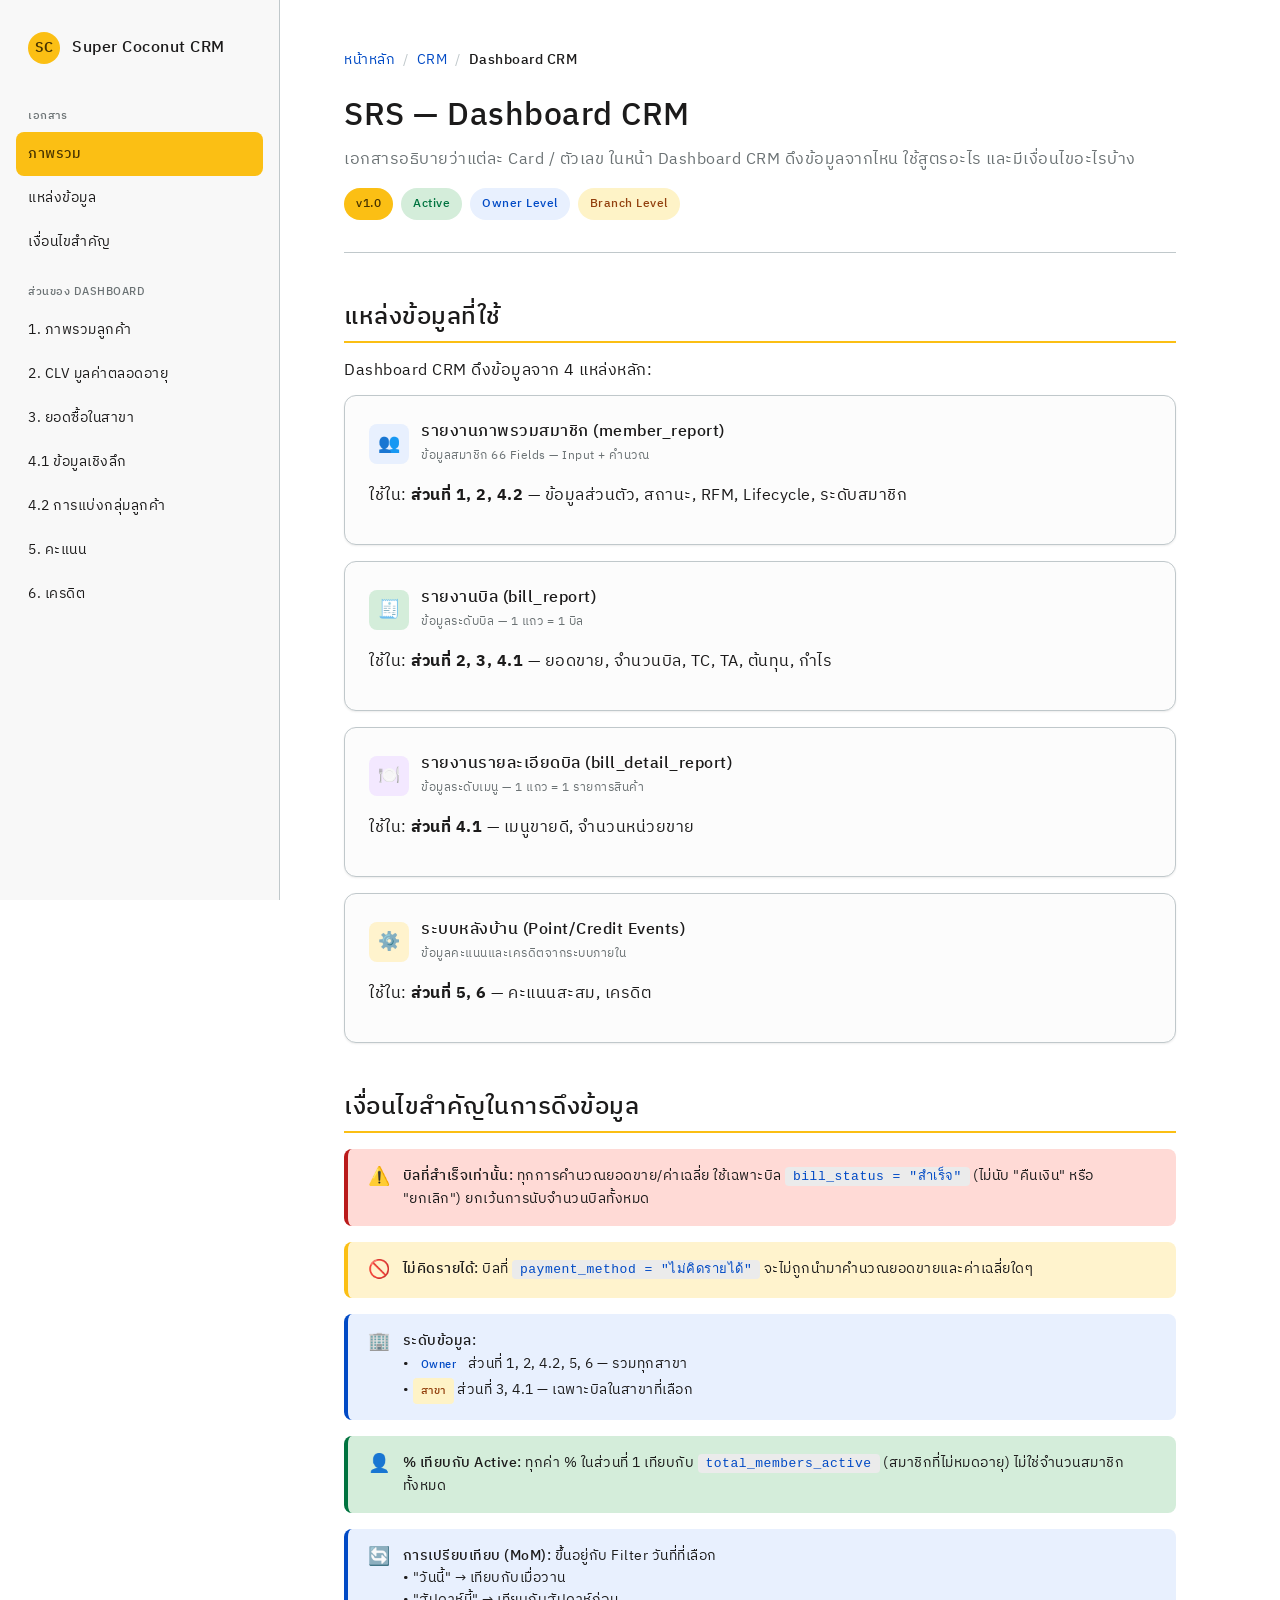
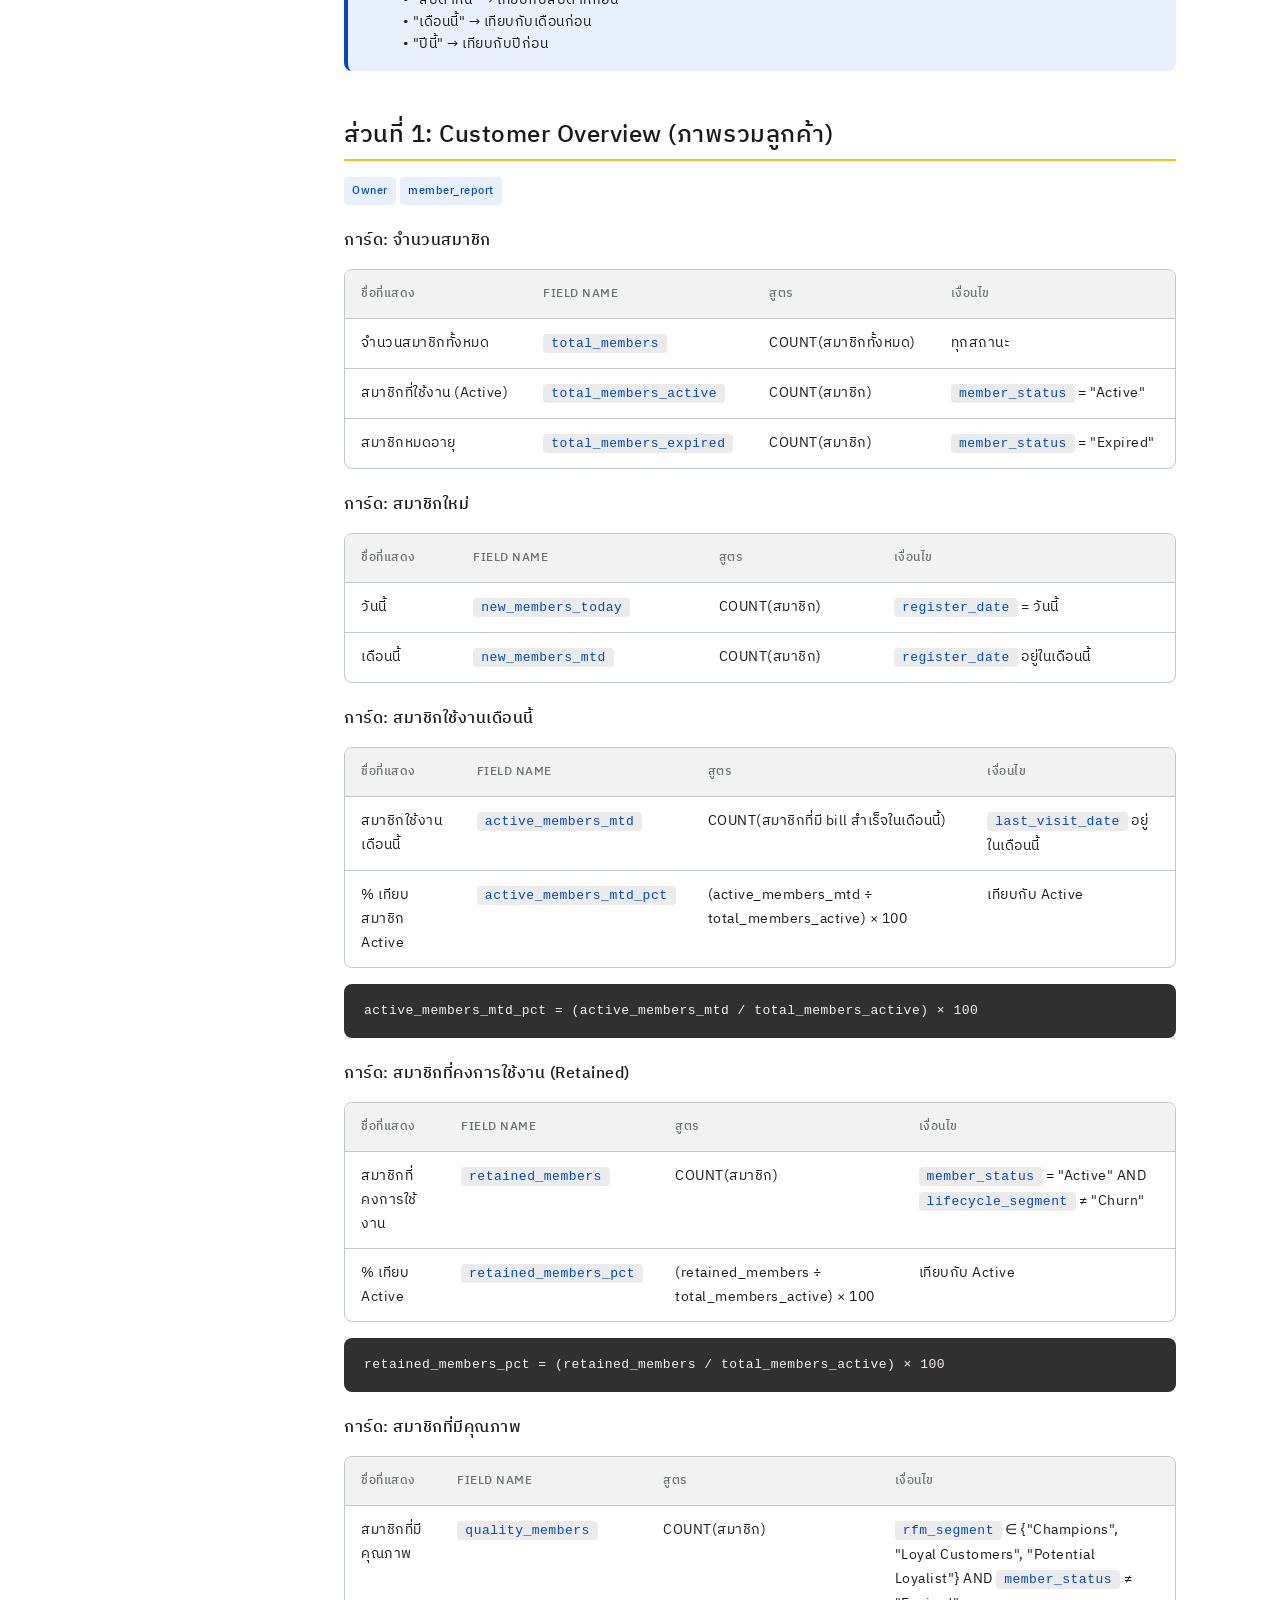
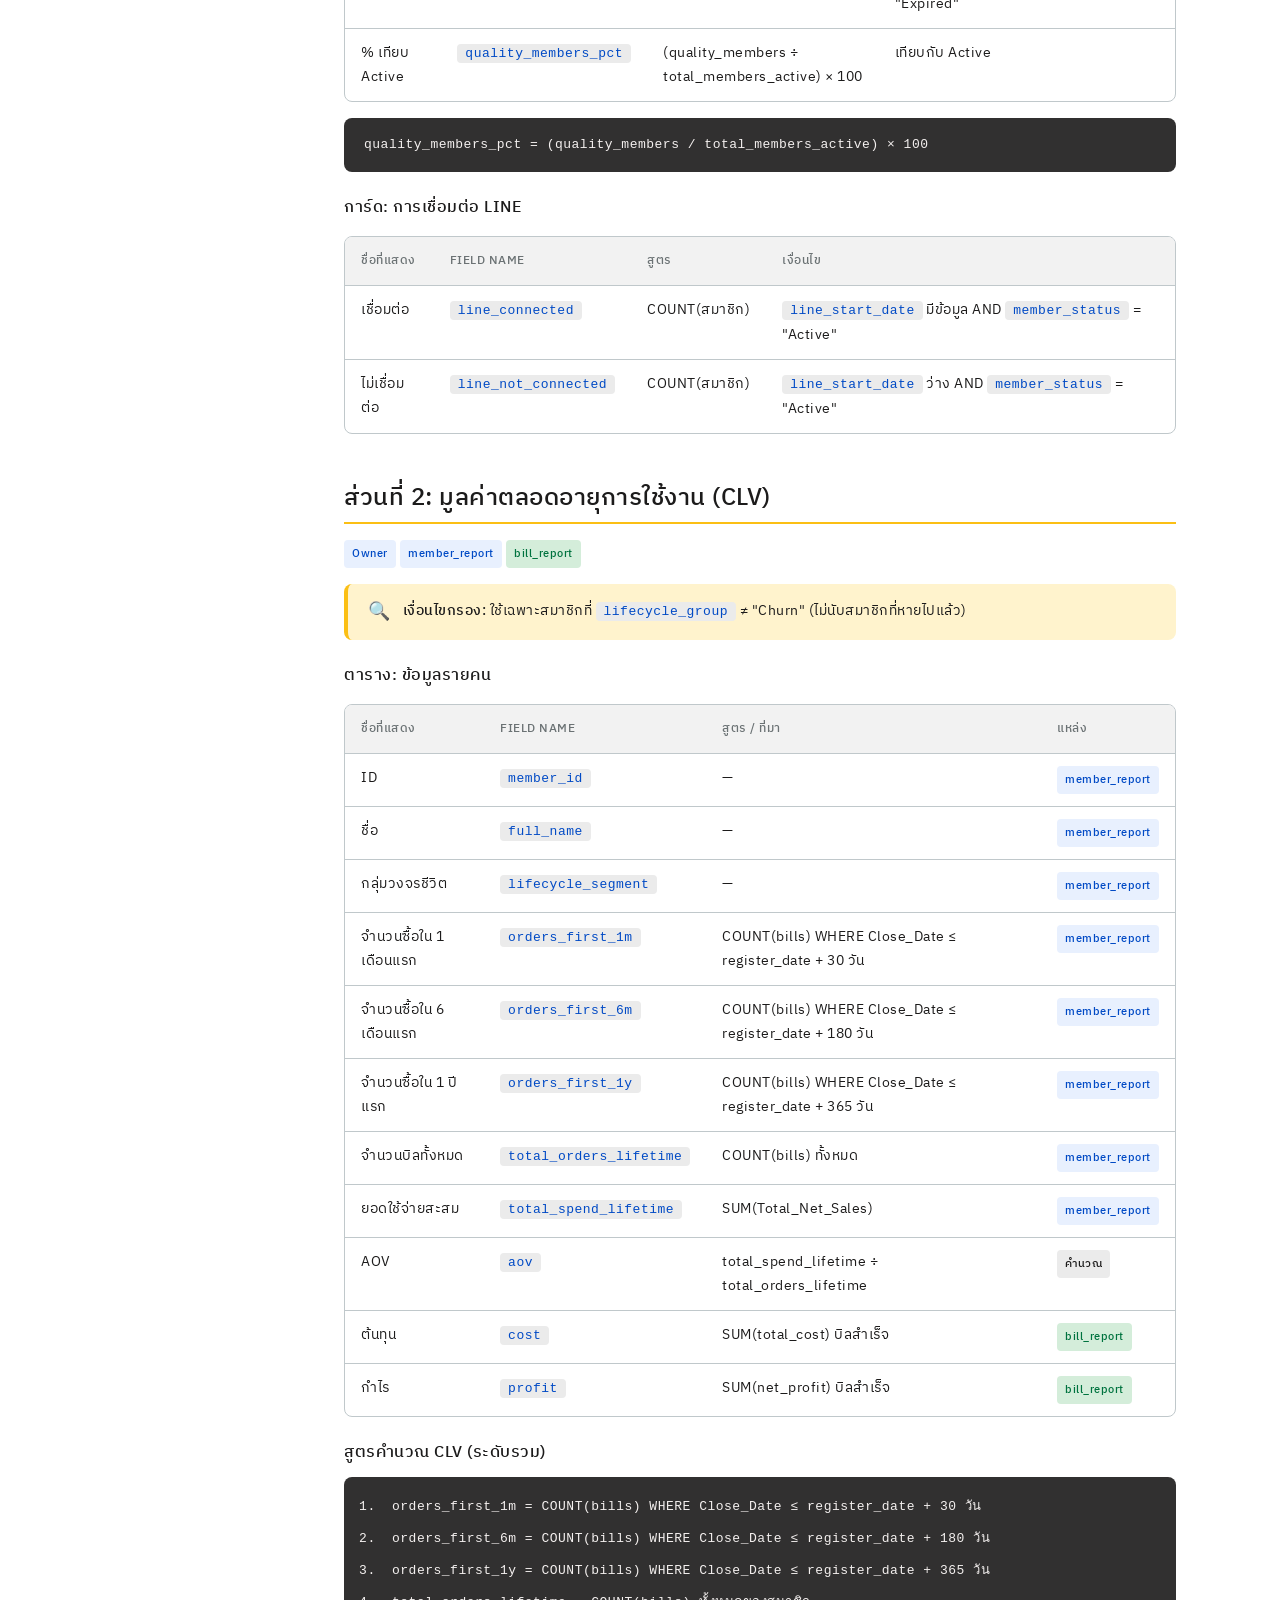
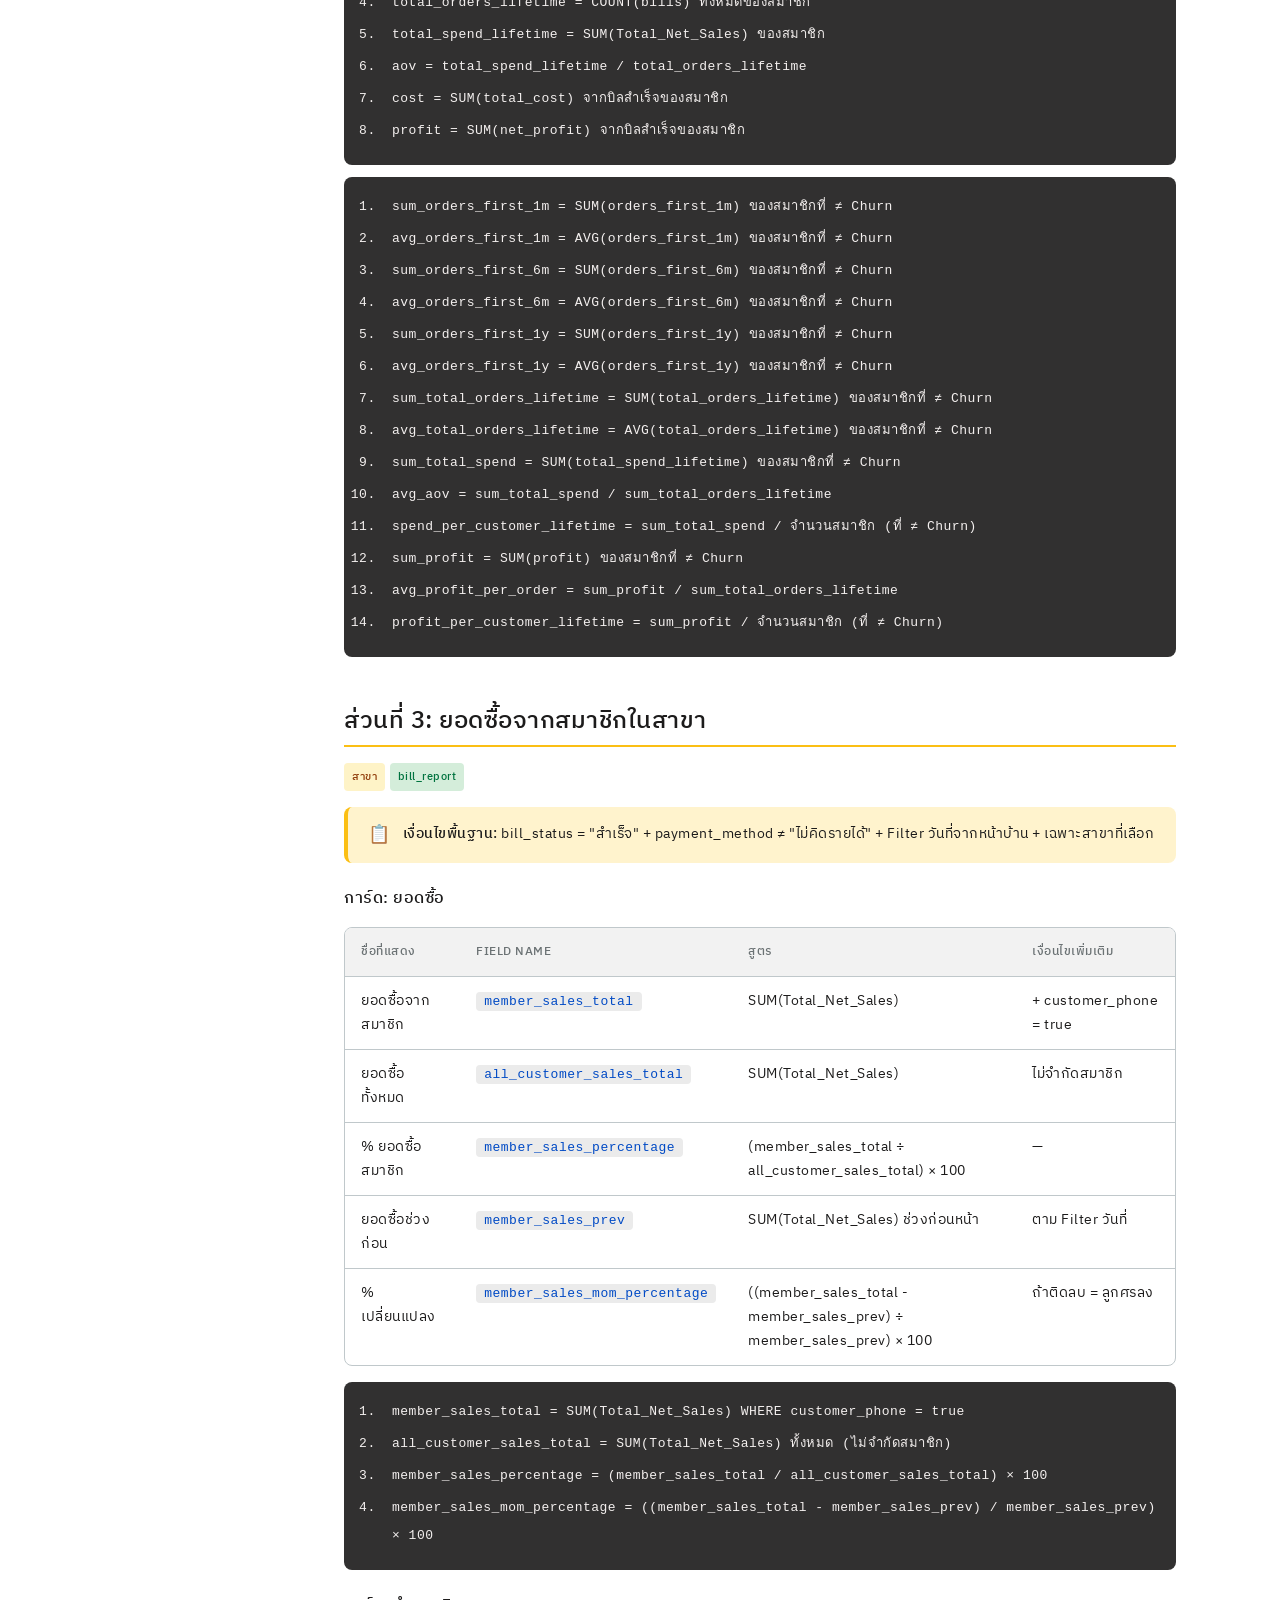
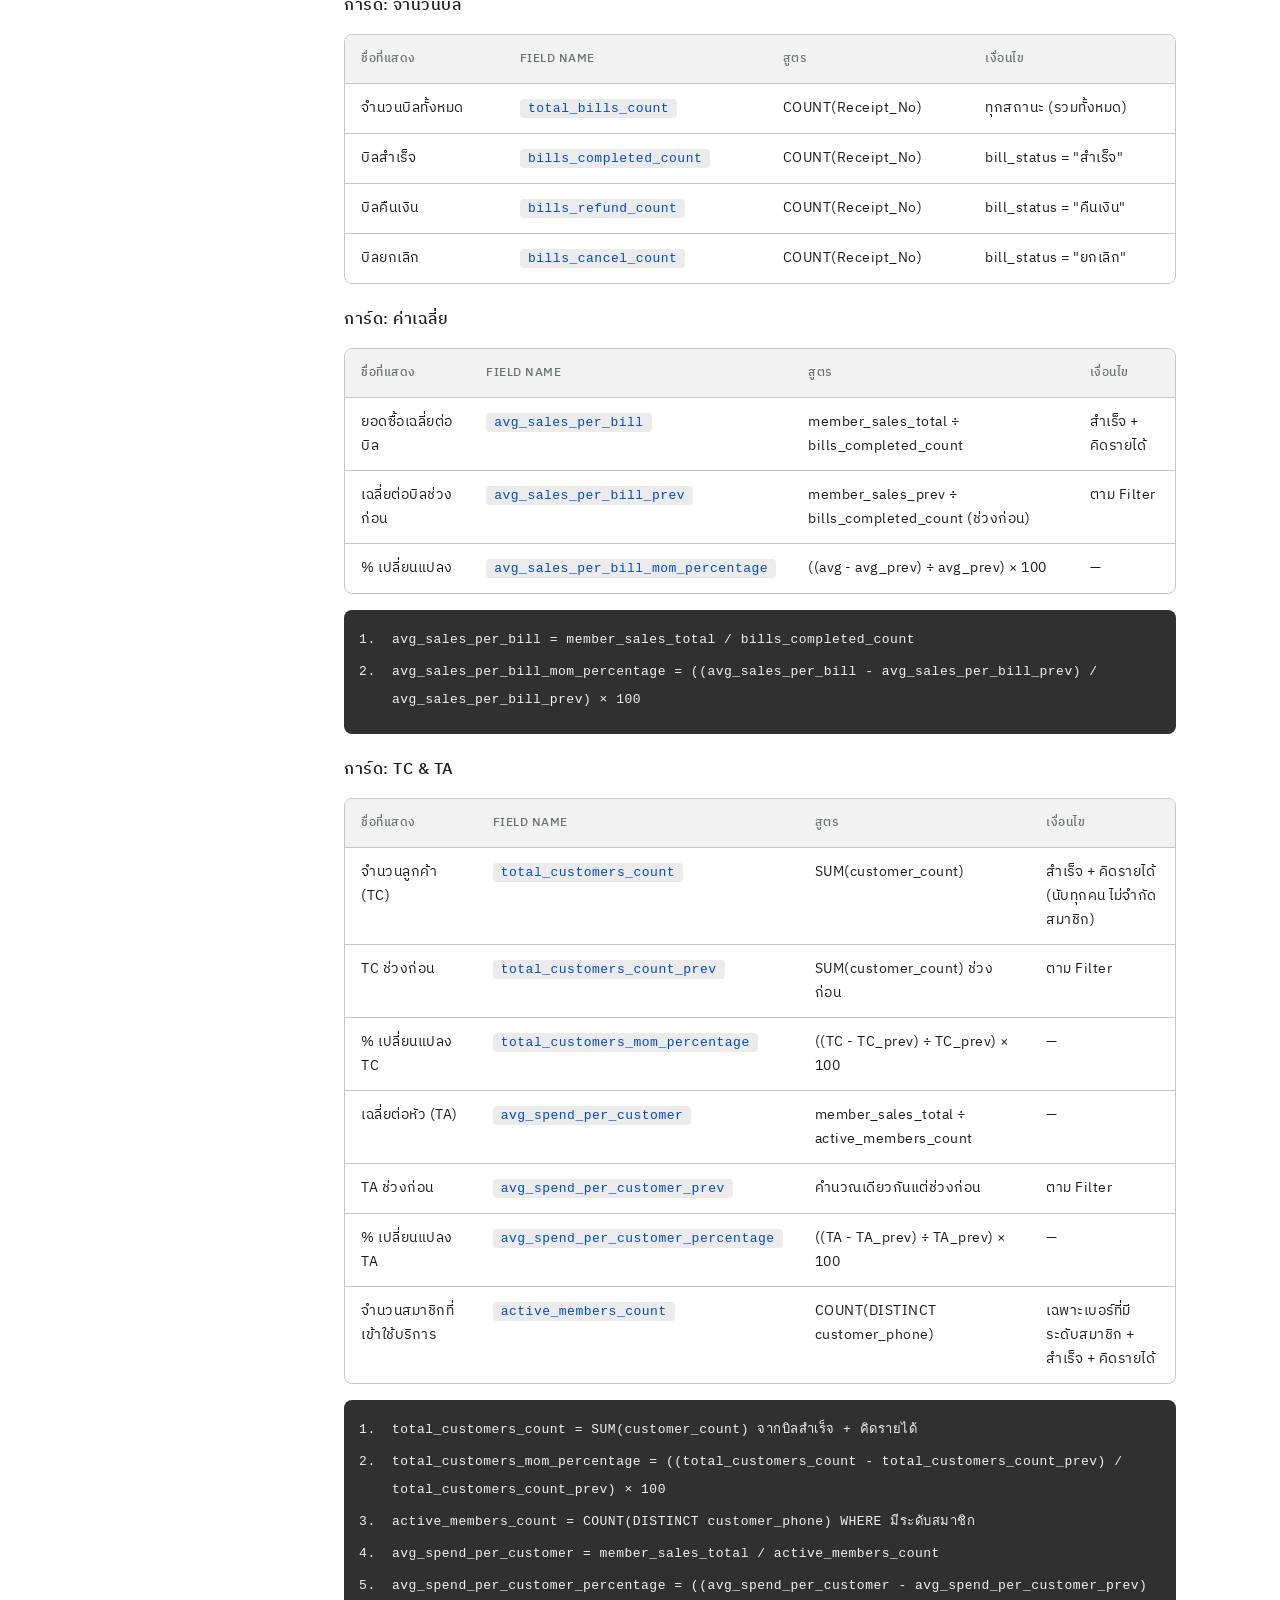
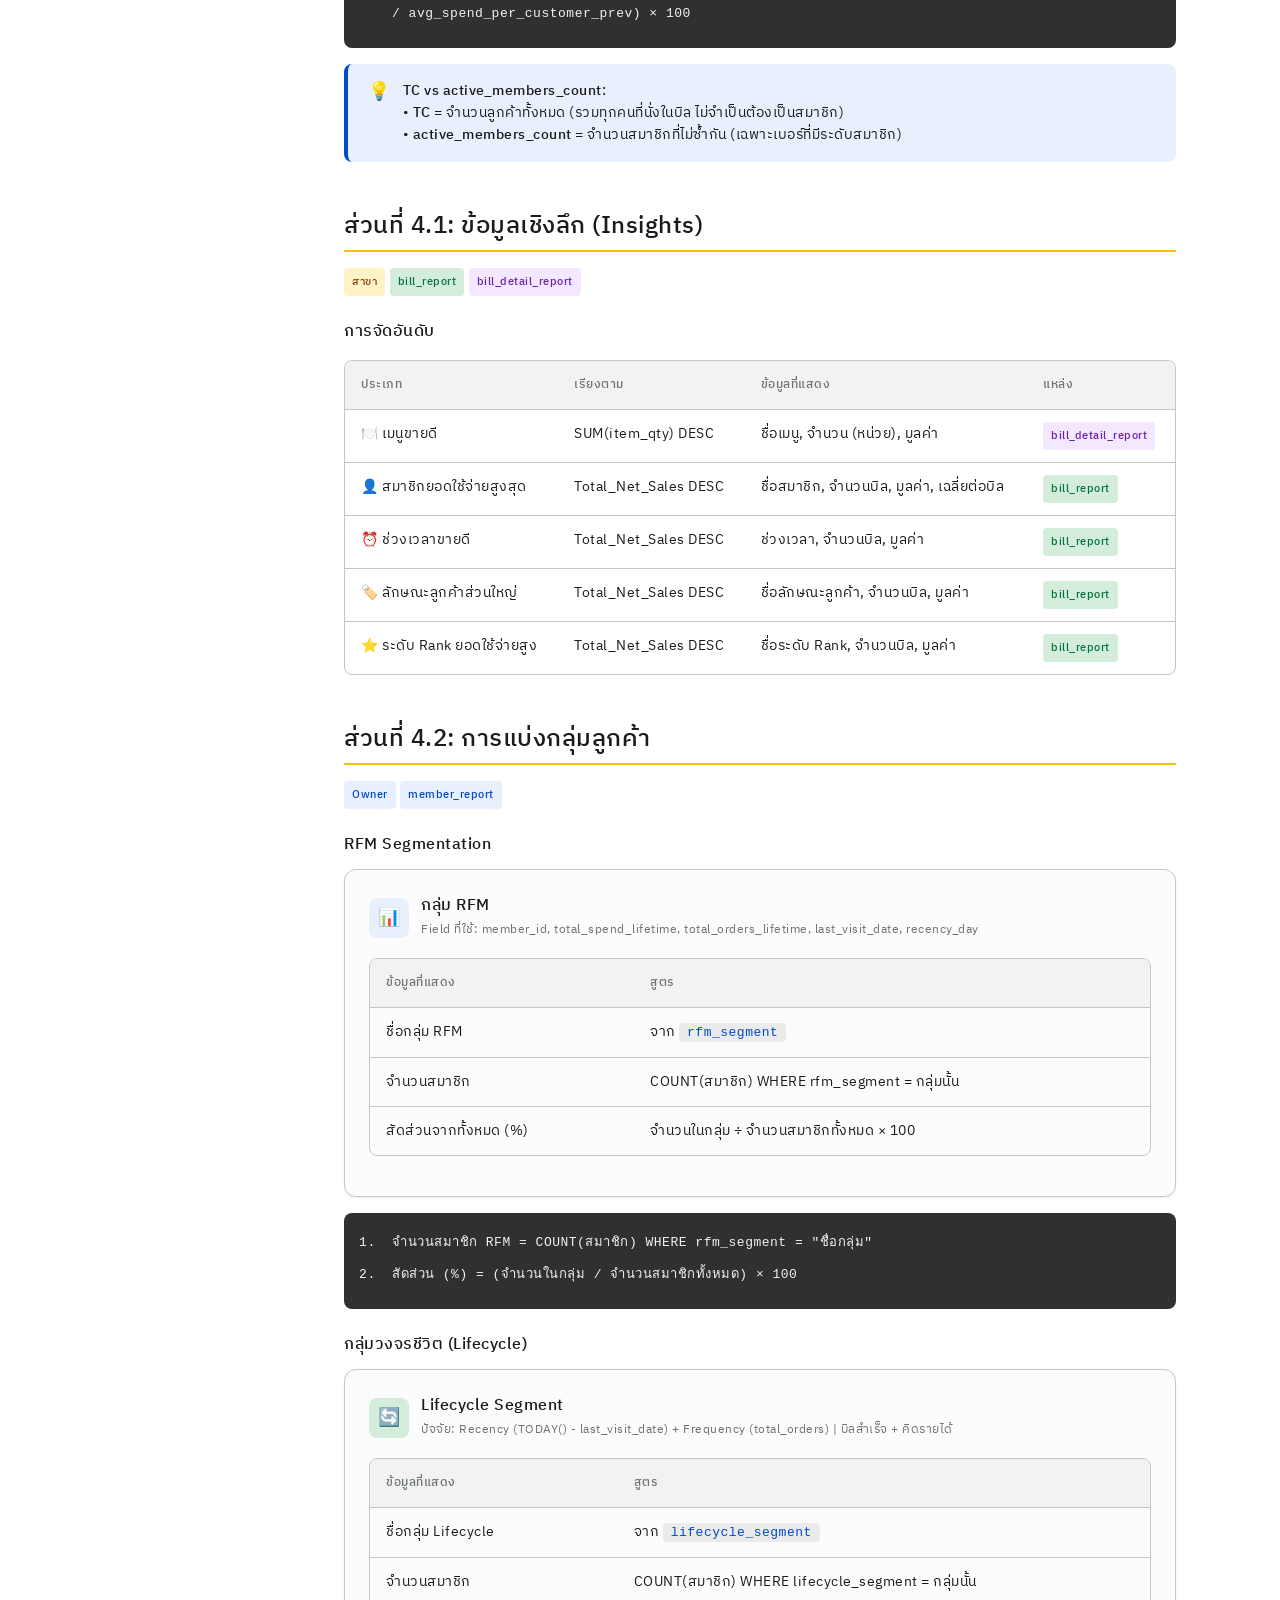
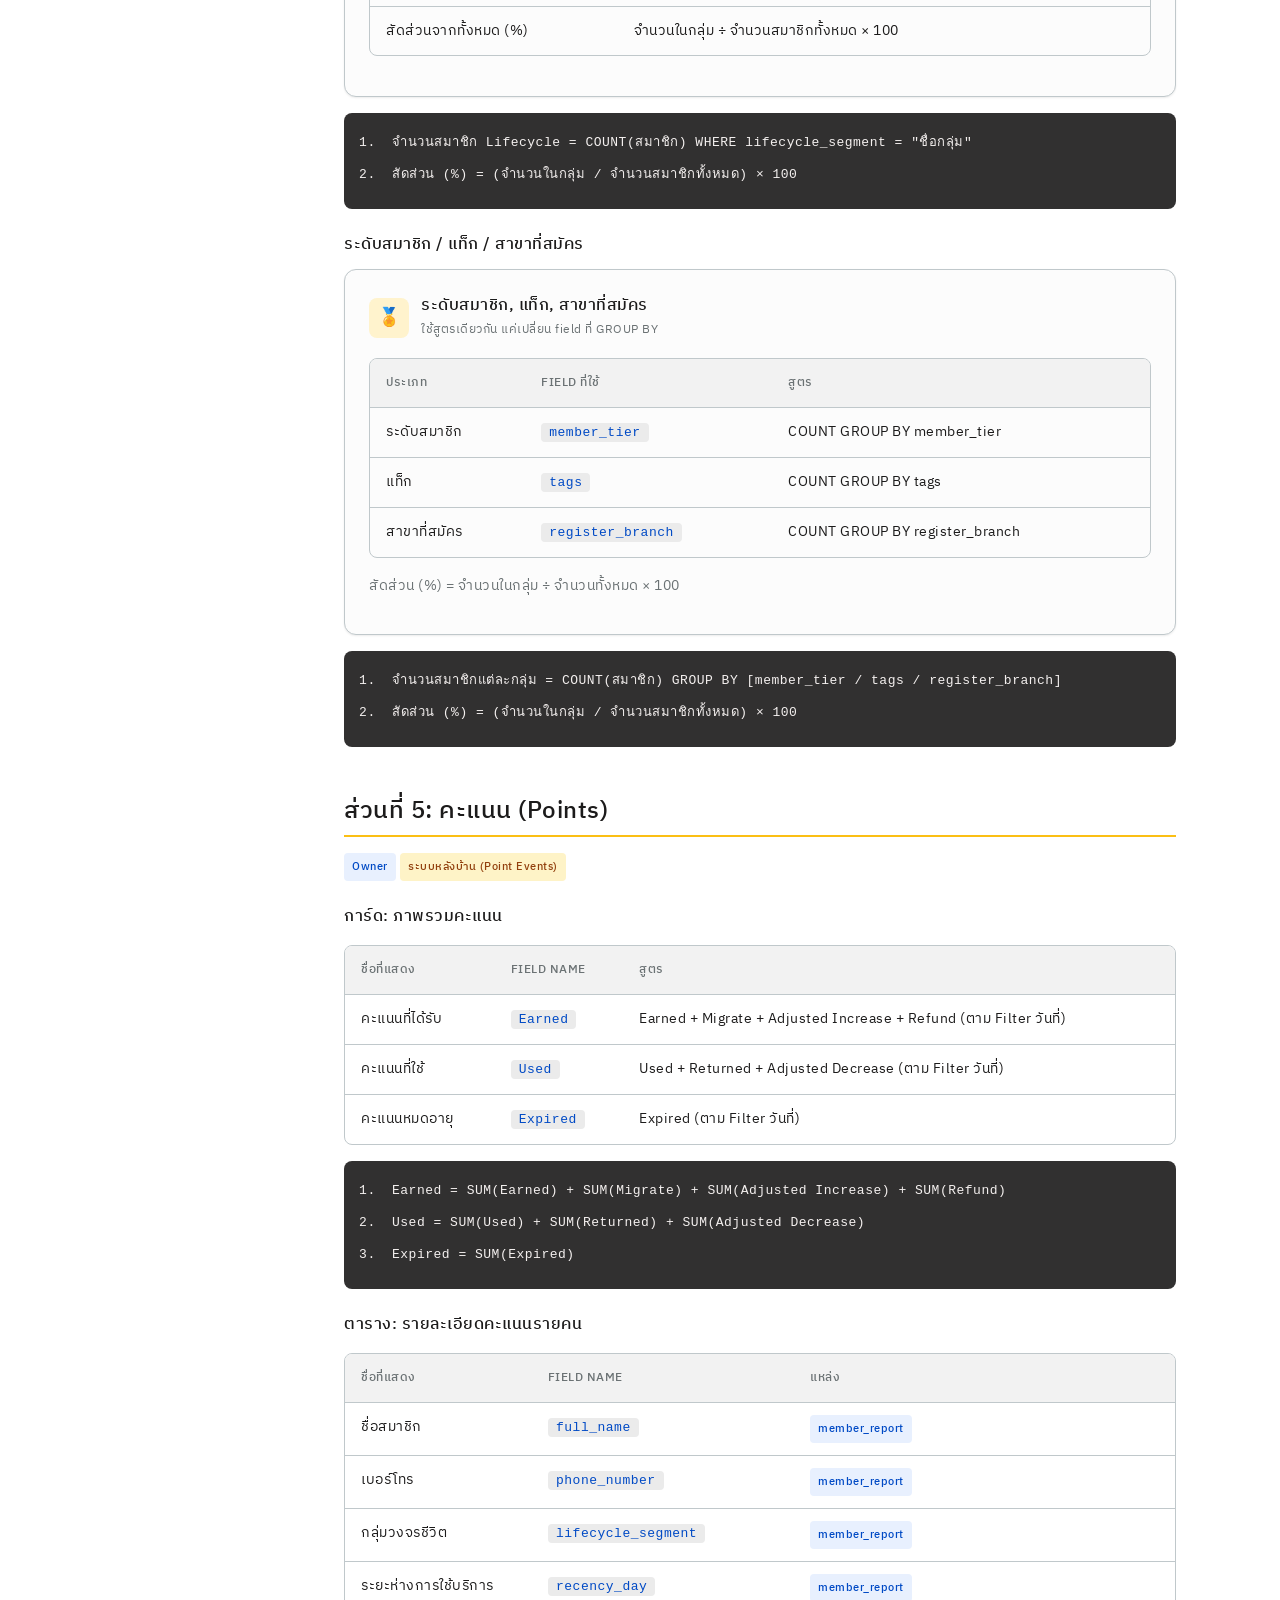
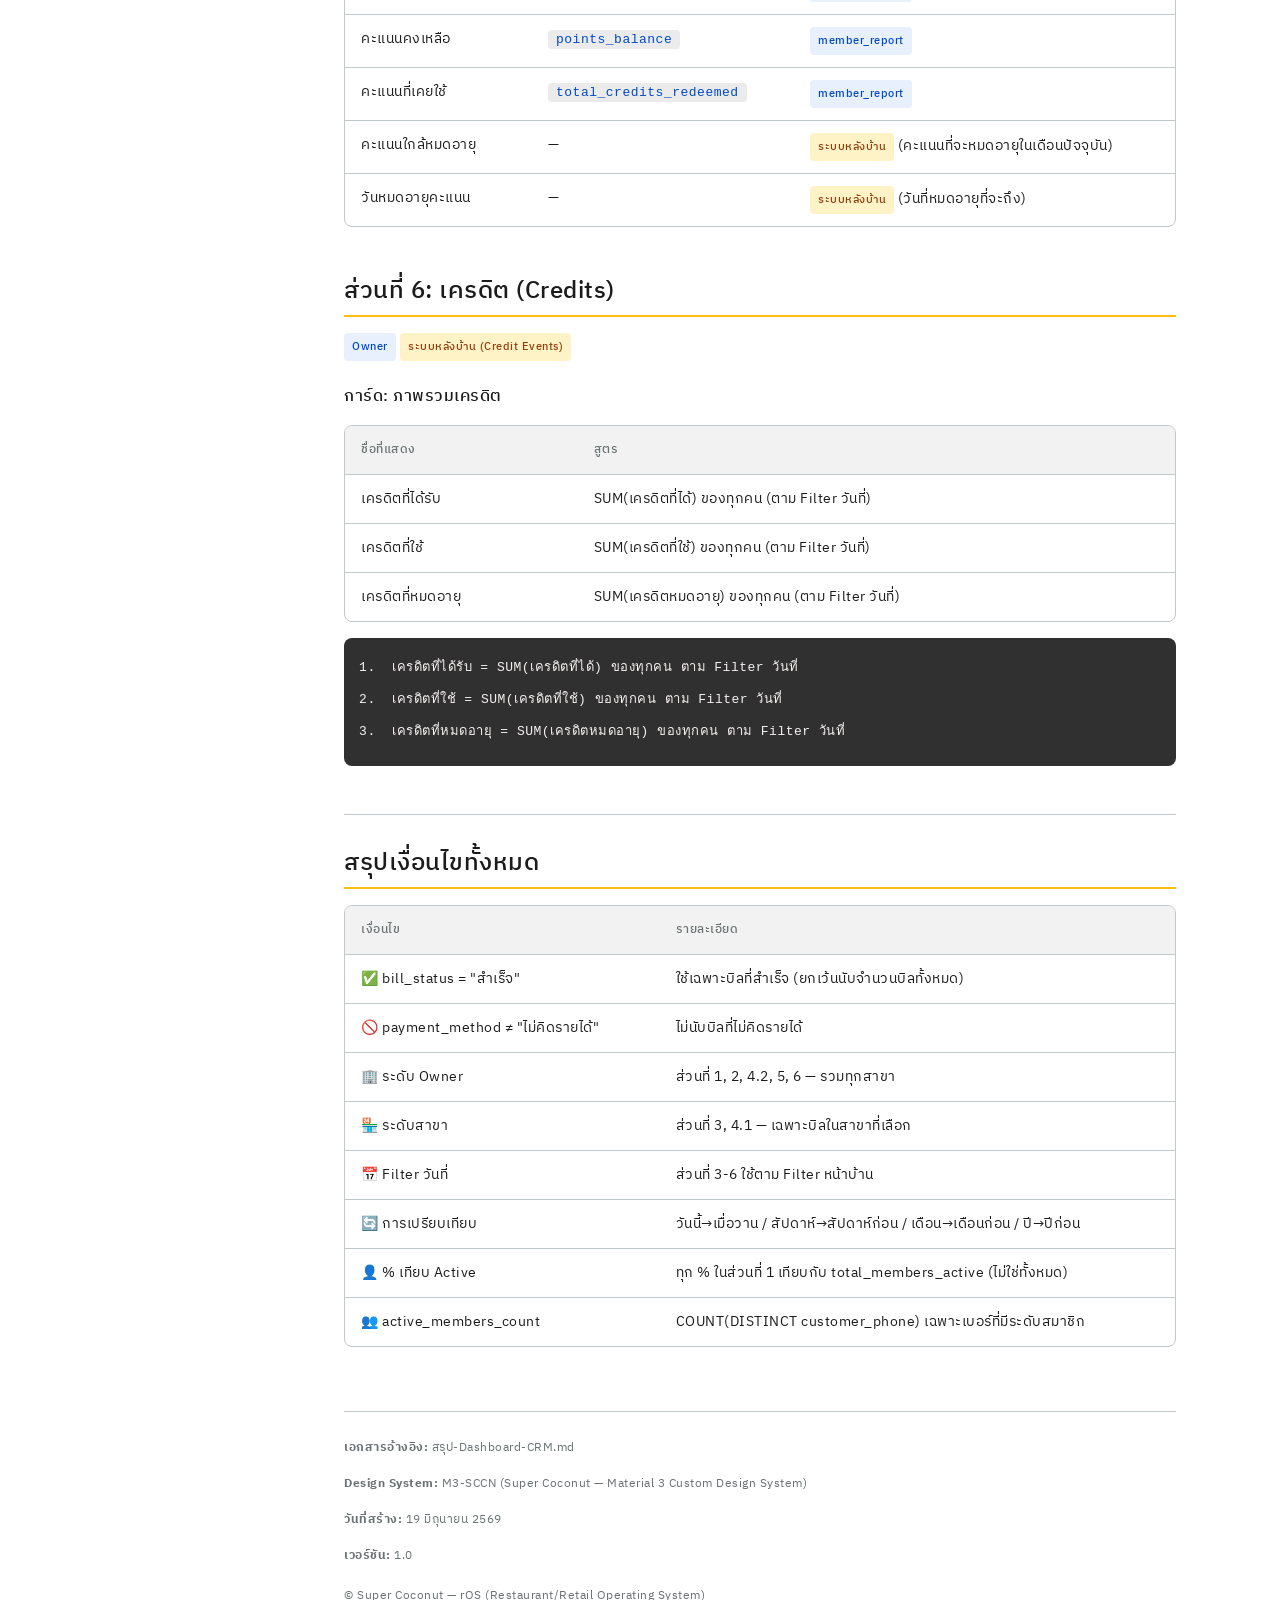
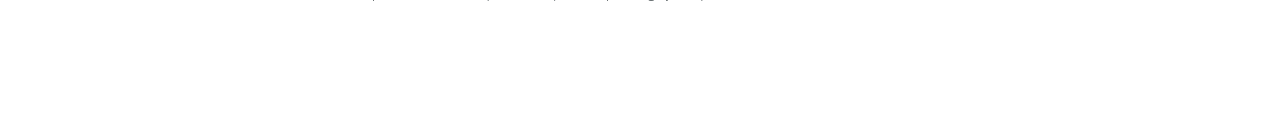
<file: crm/dashboard.html>
<!DOCTYPE html>
<html lang="th" data-theme="auto">
<head>
  <meta charset="UTF-8">
  <meta name="viewport" content="width=device-width, initial-scale=1.0">
  <title>SRS — Dashboard CRM | Super Coconut</title>
  <link href="https://fonts.googleapis.com/css2?family=IBM+Plex+Sans+Thai:wght@300;400;500;600&display=swap" rel="stylesheet">
  <style>
    :root {
      --primary: #0B0A0A;
      --on-primary: #FFFFFF;
      --secondary-container: #FBBF14;
      --on-secondary-container: #483400;
      --tertiary: #014AC5;
      --on-tertiary: #FFFFFF;
      --error: #BA1A1A;
      --error-container: #FFDAD6;
      --success: #00733F;
      --background: #FFFFFF;
      --surface: #FCFCFC;
      --on-surface: #1C1B1B;
      --on-surface-variant: #6B7274;
      --surface-container-lowest: #F8F8F8;
      --surface-container-low: #F2F2F2;
      --surface-container: #EBEBEB;
      --surface-container-high: #E5E5E5;
      --outline: #747878;
      --outline-variant: #C0C8CB;
      --inverse-surface: #313030;
      --inverse-on-surface: #F4F0EF;
      --font-family: 'IBM Plex Sans Thai', sans-serif;
      --corner-xs: 4px;
      --corner-sm: 8px;
      --corner-md: 12px;
      --corner-lg: 16px;
      --corner-xl: 24px;
      --corner-full: 1000px;
    }

    * { margin: 0; padding: 0; box-sizing: border-box; }
    body {
      font-family: var(--font-family);
      background: var(--background);
      color: var(--on-surface);
      font-size: 16px;
      line-height: 24px;
      letter-spacing: 0.5px;
    }
    .sidebar {
      position: fixed; top: 0; left: 0; width: 280px; height: 100vh;
      background: var(--surface-container-lowest);
      border-right: 1px solid var(--outline-variant);
      overflow-y: auto; padding: 24px 16px; z-index: 100;
    }
    .sidebar-logo {
      display: flex; align-items: center; gap: 12px;
      padding: 8px 12px; margin-bottom: 24px;
    }
    .sidebar-logo .brand {
      width: 32px; height: 32px; background: var(--secondary-container);
      border-radius: var(--corner-full); display: flex; align-items: center;
      justify-content: center; font-weight: 600; font-size: 14px;
      color: var(--on-secondary-container);
    }
    .sidebar-logo span { font-size: 16px; font-weight: 500; }
    .nav-section { margin-bottom: 8px; }
    .nav-section-title {
      font-size: 11px; font-weight: 500; color: var(--on-surface-variant);
      text-transform: uppercase; letter-spacing: 0.5px; padding: 8px 12px 4px;
    }
    .nav-link {
      display: block; padding: 10px 12px; color: var(--on-surface);
      text-decoration: none; font-size: 14px; border-radius: var(--corner-sm);
      transition: background 0.15s;
    }
    .nav-link:hover { background: var(--surface-container-low); }
    .nav-link.active {
      background: var(--secondary-container); color: var(--on-secondary-container);
      font-weight: 500;
    }

    .main { margin-left: 280px; padding: 48px 64px 96px; max-width: 960px; }
    .hero { margin-bottom: 48px; padding-bottom: 32px; border-bottom: 1px solid var(--outline-variant); }
    .hero h1 { font-size: 32px; line-height: 40px; font-weight: 500; margin-bottom: 12px; }
    .hero .subtitle { font-size: 16px; color: var(--on-surface-variant); line-height: 24px; }
    .meta-badges { display: flex; gap: 8px; margin-top: 16px; flex-wrap: wrap; }
    .badge {
      display: inline-flex; align-items: center; padding: 4px 12px;
      border-radius: var(--corner-full); font-size: 12px; font-weight: 500;
    }
    .badge-version { background: var(--secondary-container); color: var(--on-secondary-container); }
    .badge-status { background: #D4EDDA; color: var(--success); }
    .badge-level-owner { background: #E8F0FE; color: var(--tertiary); }
    .badge-level-branch { background: #FEF3C7; color: #92400E; }
    .section { margin-bottom: 48px; }
    .section h2 {
      font-size: 24px; line-height: 32px; font-weight: 500;
      margin-bottom: 16px; padding-bottom: 8px;
      border-bottom: 2px solid var(--secondary-container);
    }
    .section h3 { font-size: 16px; font-weight: 500; margin-bottom: 12px; margin-top: 24px; }
    p { margin-bottom: 12px; }
    .card {
      background: var(--surface); border: 1px solid var(--outline-variant);
      border-radius: var(--corner-md); padding: 24px; margin-bottom: 16px;
      box-shadow: 0px 1px 2px rgba(0,0,0,0.08);
    }
    .card-header { display: flex; align-items: center; gap: 12px; margin-bottom: 16px; }
    .card-icon {
      width: 40px; height: 40px; border-radius: var(--corner-sm);
      display: flex; align-items: center; justify-content: center; font-size: 18px;
    }
    .card-icon.blue { background: #E8F0FE; color: var(--tertiary); }
    .card-icon.gold { background: #FFF3CD; color: #785A00; }
    .card-icon.green { background: #D4EDDA; color: var(--success); }
    .card-icon.red { background: var(--error-container); color: var(--error); }
    .card-icon.purple { background: #F3E8FF; color: #6B21A8; }
    .card-title { font-size: 16px; font-weight: 500; }
    .card-subtitle { font-size: 12px; color: var(--on-surface-variant); }

    .table-wrapper {
      overflow-x: auto; margin: 16px 0;
      border: 1px solid var(--outline-variant); border-radius: var(--corner-sm);
    }
    table { width: 100%; border-collapse: collapse; font-size: 14px; }
    thead { background: var(--surface-container-low); }
    th {
      padding: 12px 16px; text-align: left; font-weight: 500; font-size: 12px;
      color: var(--on-surface-variant); text-transform: uppercase;
      letter-spacing: 0.5px; border-bottom: 1px solid var(--outline-variant);
    }
    td {
      padding: 12px 16px; border-bottom: 1px solid var(--outline-variant);
      vertical-align: top;
    }
    tr:last-child td { border-bottom: none; }
    tr:hover { background: var(--surface-container-lowest); }
    .formula {
      background: var(--inverse-surface); color: var(--inverse-on-surface);
      padding: 16px 20px; border-radius: var(--corner-sm);
      font-family: 'SF Mono', 'Fira Code', monospace; font-size: 13px;
      line-height: 22px; margin: 12px 0; overflow-x: auto; white-space: pre-wrap;
    }

    .formula-list {
      background: var(--inverse-surface); color: var(--inverse-on-surface);
      padding: 16px 20px 16px 40px; border-radius: var(--corner-sm);
      font-family: 'SF Mono', 'Fira Code', monospace; font-size: 13px;
      line-height: 28px; margin: 12px 0; overflow-x: auto;
      list-style: decimal;
    }

    .formula-list li {
      margin-bottom: 4px;
      padding-left: 8px;
    }
    .inline-code {
      background: var(--surface-container); padding: 2px 8px;
      border-radius: var(--corner-xs); font-family: 'SF Mono', 'Fira Code', monospace;
      font-size: 13px; color: var(--tertiary);
    }
    .info-box {
      padding: 16px 20px; border-radius: var(--corner-sm); margin: 16px 0;
      display: flex; gap: 12px; align-items: flex-start;
    }
    .info-box.warning { background: #FFF3CD; border-left: 4px solid var(--secondary-container); }
    .info-box.info { background: #E8F0FE; border-left: 4px solid var(--tertiary); }
    .info-box.error { background: var(--error-container); border-left: 4px solid var(--error); }
    .info-box.success { background: #D4EDDA; border-left: 4px solid var(--success); }
    .info-box-icon { font-size: 18px; flex-shrink: 0; }
    .info-box-content { font-size: 14px; line-height: 22px; }
    .info-box-content strong { font-weight: 500; }
    .source-tag {
      display: inline-flex; padding: 2px 8px; border-radius: var(--corner-xs);
      font-size: 11px; font-weight: 500;
    }
    .source-tag.member { background: #E8F0FE; color: var(--tertiary); }
    .source-tag.bill { background: #D4EDDA; color: var(--success); }
    .source-tag.bill-detail { background: #F3E8FF; color: #6B21A8; }
    .source-tag.system { background: #FEF3C7; color: #92400E; }
    .source-tag.calc { background: var(--surface-container); color: var(--on-surface); }
    .condition-tag {
      display: inline-flex; padding: 2px 8px; border-radius: var(--corner-xs);
      font-size: 11px; font-weight: 500; background: #FEF3C7; color: #92400E;
    }
    .level-tag {
      display: inline-flex; padding: 2px 8px; border-radius: var(--corner-xs);
      font-size: 11px; font-weight: 500;
    }
    .level-tag.owner { background: #E8F0FE; color: var(--tertiary); }
    .level-tag.branch { background: #FEF3C7; color: #92400E; }
    .divider { border: none; border-top: 1px solid var(--outline-variant); margin: 32px 0; }
    .footer {
      margin-top: 64px; padding-top: 24px;
      border-top: 1px solid var(--outline-variant); font-size: 12px;
      color: var(--on-surface-variant);
    }
    @media (max-width: 1024px) {
      .sidebar { display: none; }
      .main { margin-left: 0; padding: 24px; }
    }

    .breadcrumb {
      display: flex; align-items: center; gap: 8px;
      font-size: 14px; color: var(--on-surface-variant); margin-bottom: 24px;
    }
    .breadcrumb a {
      color: var(--tertiary); text-decoration: none; font-weight: 400;
    }
    .breadcrumb a:hover { text-decoration: underline; }
    .breadcrumb .sep { color: var(--outline-variant); }
    .breadcrumb .current { color: var(--on-surface); font-weight: 500; }
  </style>
</head>
<body>

<!-- Sidebar -->
<nav class="sidebar">
  <div class="sidebar-logo">
    <div class="brand">SC</div>
    <span>Super Coconut CRM</span>
  </div>
  <div class="nav-section">
    <div class="nav-section-title">เอกสาร</div>
    <a href="#overview" class="nav-link active">ภาพรวม</a>
    <a href="#datasources" class="nav-link">แหล่งข้อมูล</a>
    <a href="#conditions" class="nav-link">เงื่อนไขสำคัญ</a>
  </div>
  <div class="nav-section">
    <div class="nav-section-title">ส่วนของ Dashboard</div>
    <a href="#section1" class="nav-link">1. ภาพรวมลูกค้า</a>
    <a href="#section2" class="nav-link">2. CLV มูลค่าตลอดอายุ</a>
    <a href="#section3" class="nav-link">3. ยอดซื้อในสาขา</a>
    <a href="#section4-1" class="nav-link">4.1 ข้อมูลเชิงลึก</a>
    <a href="#section4-2" class="nav-link">4.2 การแบ่งกลุ่มลูกค้า</a>
    <a href="#section5" class="nav-link">5. คะแนน</a>
    <a href="#section6" class="nav-link">6. เครดิต</a>
  </div>
</nav>

<!-- Main -->
<main class="main">

  <!-- Breadcrumb -->
  <nav class="breadcrumb">
    <a href="https://napapolns.github.io/srs-ros/">หน้าหลัก</a>
    <span class="sep">/</span>
    <a href="https://napapolns.github.io/srs-ros/crm/">CRM</a>
    <span class="sep">/</span>
    <span class="current">Dashboard CRM</span>
  </nav>

  <!-- Hero -->
  <header class="hero" id="overview">
    <h1>SRS — Dashboard CRM</h1>
    <p class="subtitle">เอกสารอธิบายว่าแต่ละ Card / ตัวเลข ในหน้า Dashboard CRM ดึงข้อมูลจากไหน ใช้สูตรอะไร และมีเงื่อนไขอะไรบ้าง</p>
    <div class="meta-badges">
      <span class="badge badge-version">v1.0</span>
      <span class="badge badge-status">Active</span>
      <span class="badge badge-level-owner">Owner Level</span>
      <span class="badge badge-level-branch">Branch Level</span>
    </div>
  </header>

  <!-- Data Sources -->
  <section class="section" id="datasources">
    <h2>แหล่งข้อมูลที่ใช้</h2>
    <p>Dashboard CRM ดึงข้อมูลจาก 4 แหล่งหลัก:</p>

    <div class="card">
      <div class="card-header">
        <div class="card-icon blue">👥</div>
        <div><div class="card-title">รายงานภาพรวมสมาชิก (member_report)</div>
        <div class="card-subtitle">ข้อมูลสมาชิก 66 Fields — Input + คำนวณ</div></div>
      </div>
      <p>ใช้ใน: <strong>ส่วนที่ 1, 2, 4.2</strong> — ข้อมูลส่วนตัว, สถานะ, RFM, Lifecycle, ระดับสมาชิก</p>
    </div>

    <div class="card">
      <div class="card-header">
        <div class="card-icon green">🧾</div>
        <div><div class="card-title">รายงานบิล (bill_report)</div>
        <div class="card-subtitle">ข้อมูลระดับบิล — 1 แถว = 1 บิล</div></div>
      </div>
      <p>ใช้ใน: <strong>ส่วนที่ 2, 3, 4.1</strong> — ยอดขาย, จำนวนบิล, TC, TA, ต้นทุน, กำไร</p>
    </div>

    <div class="card">
      <div class="card-header">
        <div class="card-icon purple">🍽️</div>
        <div><div class="card-title">รายงานรายละเอียดบิล (bill_detail_report)</div>
        <div class="card-subtitle">ข้อมูลระดับเมนู — 1 แถว = 1 รายการสินค้า</div></div>
      </div>
      <p>ใช้ใน: <strong>ส่วนที่ 4.1</strong> — เมนูขายดี, จำนวนหน่วยขาย</p>
    </div>

    <div class="card">
      <div class="card-header">
        <div class="card-icon gold">⚙️</div>
        <div><div class="card-title">ระบบหลังบ้าน (Point/Credit Events)</div>
        <div class="card-subtitle">ข้อมูลคะแนนและเครดิตจากระบบภายใน</div></div>
      </div>
      <p>ใช้ใน: <strong>ส่วนที่ 5, 6</strong> — คะแนนสะสม, เครดิต</p>
    </div>
  </section>

  <!-- Conditions -->
  <section class="section" id="conditions">
    <h2>เงื่อนไขสำคัญในการดึงข้อมูล</h2>

    <div class="info-box error">
      <div class="info-box-icon">⚠️</div>
      <div class="info-box-content">
        <strong>บิลที่สำเร็จเท่านั้น:</strong> ทุกการคำนวณยอดขาย/ค่าเฉลี่ย ใช้เฉพาะบิล <span class="inline-code">bill_status = "สำเร็จ"</span> (ไม่นับ "คืนเงิน" หรือ "ยกเลิก") ยกเว้นการนับจำนวนบิลทั้งหมด
      </div>
    </div>

    <div class="info-box warning">
      <div class="info-box-icon">🚫</div>
      <div class="info-box-content">
        <strong>ไม่คิดรายได้:</strong> บิลที่ <span class="inline-code">payment_method = "ไม่คิดรายได้"</span> จะไม่ถูกนำมาคำนวณยอดขายและค่าเฉลี่ยใดๆ
      </div>
    </div>

    <div class="info-box info">
      <div class="info-box-icon">🏢</div>
      <div class="info-box-content">
        <strong>ระดับข้อมูล:</strong><br>
        • <span class="level-tag owner">Owner</span> ส่วนที่ 1, 2, 4.2, 5, 6 — รวมทุกสาขา<br>
        • <span class="level-tag branch">สาขา</span> ส่วนที่ 3, 4.1 — เฉพาะบิลในสาขาที่เลือก
      </div>
    </div>

    <div class="info-box success">
      <div class="info-box-icon">👤</div>
      <div class="info-box-content">
        <strong>% เทียบกับ Active:</strong> ทุกค่า % ในส่วนที่ 1 เทียบกับ <span class="inline-code">total_members_active</span> (สมาชิกที่ไม่หมดอายุ) ไม่ใช่จำนวนสมาชิกทั้งหมด
      </div>
    </div>

    <div class="info-box info">
      <div class="info-box-icon">🔄</div>
      <div class="info-box-content">
        <strong>การเปรียบเทียบ (MoM):</strong> ขึ้นอยู่กับ Filter วันที่ที่เลือก<br>
        • "วันนี้" → เทียบกับเมื่อวาน<br>
        • "สัปดาห์นี้" → เทียบกับสัปดาห์ก่อน<br>
        • "เดือนนี้" → เทียบกับเดือนก่อน<br>
        • "ปีนี้" → เทียบกับปีก่อน
      </div>
    </div>
  </section>

  <!-- Section 1: Customer Overview -->
  <section class="section" id="section1">
    <h2>ส่วนที่ 1: Customer Overview (ภาพรวมลูกค้า)</h2>
    <p><span class="level-tag owner">Owner</span> <span class="source-tag member">member_report</span></p>

    <h3>การ์ด: จำนวนสมาชิก</h3>
    <div class="table-wrapper">
      <table>
        <thead><tr><th>ชื่อที่แสดง</th><th>Field Name</th><th>สูตร</th><th>เงื่อนไข</th></tr></thead>
        <tbody>
          <tr><td>จำนวนสมาชิกทั้งหมด</td><td><span class="inline-code">total_members</span></td><td>COUNT(สมาชิกทั้งหมด)</td><td>ทุกสถานะ</td></tr>
          <tr><td>สมาชิกที่ใช้งาน (Active)</td><td><span class="inline-code">total_members_active</span></td><td>COUNT(สมาชิก)</td><td><span class="inline-code">member_status</span> = "Active"</td></tr>
          <tr><td>สมาชิกหมดอายุ</td><td><span class="inline-code">total_members_expired</span></td><td>COUNT(สมาชิก)</td><td><span class="inline-code">member_status</span> = "Expired"</td></tr>
        </tbody>
      </table>
    </div>

    <h3>การ์ด: สมาชิกใหม่</h3>
    <div class="table-wrapper">
      <table>
        <thead><tr><th>ชื่อที่แสดง</th><th>Field Name</th><th>สูตร</th><th>เงื่อนไข</th></tr></thead>
        <tbody>
          <tr><td>วันนี้</td><td><span class="inline-code">new_members_today</span></td><td>COUNT(สมาชิก)</td><td><span class="inline-code">register_date</span> = วันนี้</td></tr>
          <tr><td>เดือนนี้</td><td><span class="inline-code">new_members_mtd</span></td><td>COUNT(สมาชิก)</td><td><span class="inline-code">register_date</span> อยู่ในเดือนนี้</td></tr>
        </tbody>
      </table>
    </div>

    <h3>การ์ด: สมาชิกใช้งานเดือนนี้</h3>
    <div class="table-wrapper">
      <table>
        <thead><tr><th>ชื่อที่แสดง</th><th>Field Name</th><th>สูตร</th><th>เงื่อนไข</th></tr></thead>
        <tbody>
          <tr><td>สมาชิกใช้งานเดือนนี้</td><td><span class="inline-code">active_members_mtd</span></td><td>COUNT(สมาชิกที่มี bill สำเร็จในเดือนนี้)</td><td><span class="inline-code">last_visit_date</span> อยู่ในเดือนนี้</td></tr>
          <tr><td>% เทียบสมาชิก Active</td><td><span class="inline-code">active_members_mtd_pct</span></td><td>(active_members_mtd ÷ total_members_active) × 100</td><td>เทียบกับ Active</td></tr>
        </tbody>
      </table>
    </div>
    <div class="formula">active_members_mtd_pct = (active_members_mtd / total_members_active) × 100</div>

    <h3>การ์ด: สมาชิกที่คงการใช้งาน (Retained)</h3>
    <div class="table-wrapper">
      <table>
        <thead><tr><th>ชื่อที่แสดง</th><th>Field Name</th><th>สูตร</th><th>เงื่อนไข</th></tr></thead>
        <tbody>
          <tr><td>สมาชิกที่คงการใช้งาน</td><td><span class="inline-code">retained_members</span></td><td>COUNT(สมาชิก)</td><td><span class="inline-code">member_status</span> = "Active" AND <span class="inline-code">lifecycle_segment</span> ≠ "Churn"</td></tr>
          <tr><td>% เทียบ Active</td><td><span class="inline-code">retained_members_pct</span></td><td>(retained_members ÷ total_members_active) × 100</td><td>เทียบกับ Active</td></tr>
        </tbody>
      </table>
    </div>
    <div class="formula">retained_members_pct = (retained_members / total_members_active) × 100</div>

    <h3>การ์ด: สมาชิกที่มีคุณภาพ</h3>
    <div class="table-wrapper">
      <table>
        <thead><tr><th>ชื่อที่แสดง</th><th>Field Name</th><th>สูตร</th><th>เงื่อนไข</th></tr></thead>
        <tbody>
          <tr><td>สมาชิกที่มีคุณภาพ</td><td><span class="inline-code">quality_members</span></td><td>COUNT(สมาชิก)</td><td><span class="inline-code">rfm_segment</span> ∈ {"Champions", "Loyal Customers", "Potential Loyalist"} AND <span class="inline-code">member_status</span> ≠ "Expired"</td></tr>
          <tr><td>% เทียบ Active</td><td><span class="inline-code">quality_members_pct</span></td><td>(quality_members ÷ total_members_active) × 100</td><td>เทียบกับ Active</td></tr>
        </tbody>
      </table>
    </div>
    <div class="formula">quality_members_pct = (quality_members / total_members_active) × 100</div>

    <h3>การ์ด: การเชื่อมต่อ LINE</h3>
    <div class="table-wrapper">
      <table>
        <thead><tr><th>ชื่อที่แสดง</th><th>Field Name</th><th>สูตร</th><th>เงื่อนไข</th></tr></thead>
        <tbody>
          <tr><td>เชื่อมต่อ</td><td><span class="inline-code">line_connected</span></td><td>COUNT(สมาชิก)</td><td><span class="inline-code">line_start_date</span> มีข้อมูล AND <span class="inline-code">member_status</span> = "Active"</td></tr>
          <tr><td>ไม่เชื่อมต่อ</td><td><span class="inline-code">line_not_connected</span></td><td>COUNT(สมาชิก)</td><td><span class="inline-code">line_start_date</span> ว่าง AND <span class="inline-code">member_status</span> = "Active"</td></tr>
        </tbody>
      </table>
    </div>
  </section>

  <!-- Section 2: CLV -->
  <section class="section" id="section2">
    <h2>ส่วนที่ 2: มูลค่าตลอดอายุการใช้งาน (CLV)</h2>
    <p><span class="level-tag owner">Owner</span> <span class="source-tag member">member_report</span> <span class="source-tag bill">bill_report</span></p>

    <div class="info-box warning">
      <div class="info-box-icon">🔍</div>
      <div class="info-box-content">
        <strong>เงื่อนไขกรอง:</strong> ใช้เฉพาะสมาชิกที่ <span class="inline-code">lifecycle_group</span> ≠ "Churn" (ไม่นับสมาชิกที่หายไปแล้ว)
      </div>
    </div>

    <h3>ตาราง: ข้อมูลรายคน</h3>
    <div class="table-wrapper">
      <table>
        <thead><tr><th>ชื่อที่แสดง</th><th>Field Name</th><th>สูตร / ที่มา</th><th>แหล่ง</th></tr></thead>
        <tbody>
          <tr><td>ID</td><td><span class="inline-code">member_id</span></td><td>—</td><td><span class="source-tag member">member_report</span></td></tr>
          <tr><td>ชื่อ</td><td><span class="inline-code">full_name</span></td><td>—</td><td><span class="source-tag member">member_report</span></td></tr>
          <tr><td>กลุ่มวงจรชีวิต</td><td><span class="inline-code">lifecycle_segment</span></td><td>—</td><td><span class="source-tag member">member_report</span></td></tr>
          <tr><td>จำนวนซื้อใน 1 เดือนแรก</td><td><span class="inline-code">orders_first_1m</span></td><td>COUNT(bills) WHERE Close_Date ≤ register_date + 30 วัน</td><td><span class="source-tag member">member_report</span></td></tr>
          <tr><td>จำนวนซื้อใน 6 เดือนแรก</td><td><span class="inline-code">orders_first_6m</span></td><td>COUNT(bills) WHERE Close_Date ≤ register_date + 180 วัน</td><td><span class="source-tag member">member_report</span></td></tr>
          <tr><td>จำนวนซื้อใน 1 ปีแรก</td><td><span class="inline-code">orders_first_1y</span></td><td>COUNT(bills) WHERE Close_Date ≤ register_date + 365 วัน</td><td><span class="source-tag member">member_report</span></td></tr>
          <tr><td>จำนวนบิลทั้งหมด</td><td><span class="inline-code">total_orders_lifetime</span></td><td>COUNT(bills) ทั้งหมด</td><td><span class="source-tag member">member_report</span></td></tr>
          <tr><td>ยอดใช้จ่ายสะสม</td><td><span class="inline-code">total_spend_lifetime</span></td><td>SUM(Total_Net_Sales)</td><td><span class="source-tag member">member_report</span></td></tr>
          <tr><td>AOV</td><td><span class="inline-code">aov</span></td><td>total_spend_lifetime ÷ total_orders_lifetime</td><td><span class="source-tag calc">คำนวณ</span></td></tr>
          <tr><td>ต้นทุน</td><td><span class="inline-code">cost</span></td><td>SUM(total_cost) บิลสำเร็จ</td><td><span class="source-tag bill">bill_report</span></td></tr>
          <tr><td>กำไร</td><td><span class="inline-code">profit</span></td><td>SUM(net_profit) บิลสำเร็จ</td><td><span class="source-tag bill">bill_report</span></td></tr>
        </tbody>
      </table>
    </div>

    <h3>สูตรคำนวณ CLV (ระดับรวม)</h3>
    <ul class="formula-list">
      <li>orders_first_1m = COUNT(bills) WHERE Close_Date ≤ register_date + 30 วัน</li>
      <li>orders_first_6m = COUNT(bills) WHERE Close_Date ≤ register_date + 180 วัน</li>
      <li>orders_first_1y = COUNT(bills) WHERE Close_Date ≤ register_date + 365 วัน</li>
      <li>total_orders_lifetime = COUNT(bills) ทั้งหมดของสมาชิก</li>
      <li>total_spend_lifetime = SUM(Total_Net_Sales) ของสมาชิก</li>
      <li>aov = total_spend_lifetime / total_orders_lifetime</li>
      <li>cost = SUM(total_cost) จากบิลสำเร็จของสมาชิก</li>
      <li>profit = SUM(net_profit) จากบิลสำเร็จของสมาชิก</li>
    </ul>

    <ul class="formula-list">
      <li>sum_orders_first_1m = SUM(orders_first_1m) ของสมาชิกที่ ≠ Churn</li>
      <li>avg_orders_first_1m = AVG(orders_first_1m) ของสมาชิกที่ ≠ Churn</li>
      <li>sum_orders_first_6m = SUM(orders_first_6m) ของสมาชิกที่ ≠ Churn</li>
      <li>avg_orders_first_6m = AVG(orders_first_6m) ของสมาชิกที่ ≠ Churn</li>
      <li>sum_orders_first_1y = SUM(orders_first_1y) ของสมาชิกที่ ≠ Churn</li>
      <li>avg_orders_first_1y = AVG(orders_first_1y) ของสมาชิกที่ ≠ Churn</li>
      <li>sum_total_orders_lifetime = SUM(total_orders_lifetime) ของสมาชิกที่ ≠ Churn</li>
      <li>avg_total_orders_lifetime = AVG(total_orders_lifetime) ของสมาชิกที่ ≠ Churn</li>
      <li>sum_total_spend = SUM(total_spend_lifetime) ของสมาชิกที่ ≠ Churn</li>
      <li>avg_aov = sum_total_spend / sum_total_orders_lifetime</li>
      <li>spend_per_customer_lifetime = sum_total_spend / จำนวนสมาชิก (ที่ ≠ Churn)</li>
      <li>sum_profit = SUM(profit) ของสมาชิกที่ ≠ Churn</li>
      <li>avg_profit_per_order = sum_profit / sum_total_orders_lifetime</li>
      <li>profit_per_customer_lifetime = sum_profit / จำนวนสมาชิก (ที่ ≠ Churn)</li>
    </ul>
  </section>

  <!-- Section 3: Branch Sales -->
  <section class="section" id="section3">
    <h2>ส่วนที่ 3: ยอดซื้อจากสมาชิกในสาขา</h2>
    <p><span class="level-tag branch">สาขา</span> <span class="source-tag bill">bill_report</span></p>

    <div class="info-box warning">
      <div class="info-box-icon">📋</div>
      <div class="info-box-content">
        <strong>เงื่อนไขพื้นฐาน:</strong> bill_status = "สำเร็จ" + payment_method ≠ "ไม่คิดรายได้" + Filter วันที่จากหน้าบ้าน + เฉพาะสาขาที่เลือก
      </div>
    </div>

    <h3>การ์ด: ยอดซื้อ</h3>
    <div class="table-wrapper">
      <table>
        <thead><tr><th>ชื่อที่แสดง</th><th>Field Name</th><th>สูตร</th><th>เงื่อนไขเพิ่มเติม</th></tr></thead>
        <tbody>
          <tr><td>ยอดซื้อจากสมาชิก</td><td><span class="inline-code">member_sales_total</span></td><td>SUM(Total_Net_Sales)</td><td>+ customer_phone = true</td></tr>
          <tr><td>ยอดซื้อทั้งหมด</td><td><span class="inline-code">all_customer_sales_total</span></td><td>SUM(Total_Net_Sales)</td><td>ไม่จำกัดสมาชิก</td></tr>
          <tr><td>% ยอดซื้อสมาชิก</td><td><span class="inline-code">member_sales_percentage</span></td><td>(member_sales_total ÷ all_customer_sales_total) × 100</td><td>—</td></tr>
          <tr><td>ยอดซื้อช่วงก่อน</td><td><span class="inline-code">member_sales_prev</span></td><td>SUM(Total_Net_Sales) ช่วงก่อนหน้า</td><td>ตาม Filter วันที่</td></tr>
          <tr><td>% เปลี่ยนแปลง</td><td><span class="inline-code">member_sales_mom_percentage</span></td><td>((member_sales_total - member_sales_prev) ÷ member_sales_prev) × 100</td><td>ถ้าติดลบ = ลูกศรลง</td></tr>
        </tbody>
      </table>
    </div>
    <ul class="formula-list">
      <li>member_sales_total = SUM(Total_Net_Sales) WHERE customer_phone = true</li>
      <li>all_customer_sales_total = SUM(Total_Net_Sales) ทั้งหมด (ไม่จำกัดสมาชิก)</li>
      <li>member_sales_percentage = (member_sales_total / all_customer_sales_total) × 100</li>
      <li>member_sales_mom_percentage = ((member_sales_total - member_sales_prev) / member_sales_prev) × 100</li>
    </ul>

    <h3>การ์ด: จำนวนบิล</h3>
    <div class="table-wrapper">
      <table>
        <thead><tr><th>ชื่อที่แสดง</th><th>Field Name</th><th>สูตร</th><th>เงื่อนไข</th></tr></thead>
        <tbody>
          <tr><td>จำนวนบิลทั้งหมด</td><td><span class="inline-code">total_bills_count</span></td><td>COUNT(Receipt_No)</td><td>ทุกสถานะ (รวมทั้งหมด)</td></tr>
          <tr><td>บิลสำเร็จ</td><td><span class="inline-code">bills_completed_count</span></td><td>COUNT(Receipt_No)</td><td>bill_status = "สำเร็จ"</td></tr>
          <tr><td>บิลคืนเงิน</td><td><span class="inline-code">bills_refund_count</span></td><td>COUNT(Receipt_No)</td><td>bill_status = "คืนเงิน"</td></tr>
          <tr><td>บิลยกเลิก</td><td><span class="inline-code">bills_cancel_count</span></td><td>COUNT(Receipt_No)</td><td>bill_status = "ยกเลิก"</td></tr>
        </tbody>
      </table>
    </div>

    <h3>การ์ด: ค่าเฉลี่ย</h3>
    <div class="table-wrapper">
      <table>
        <thead><tr><th>ชื่อที่แสดง</th><th>Field Name</th><th>สูตร</th><th>เงื่อนไข</th></tr></thead>
        <tbody>
          <tr><td>ยอดซื้อเฉลี่ยต่อบิล</td><td><span class="inline-code">avg_sales_per_bill</span></td><td>member_sales_total ÷ bills_completed_count</td><td>สำเร็จ + คิดรายได้</td></tr>
          <tr><td>เฉลี่ยต่อบิลช่วงก่อน</td><td><span class="inline-code">avg_sales_per_bill_prev</span></td><td>member_sales_prev ÷ bills_completed_count (ช่วงก่อน)</td><td>ตาม Filter</td></tr>
          <tr><td>% เปลี่ยนแปลง</td><td><span class="inline-code">avg_sales_per_bill_mom_percentage</span></td><td>((avg - avg_prev) ÷ avg_prev) × 100</td><td>—</td></tr>
        </tbody>
      </table>
    </div>
    <ul class="formula-list">
      <li>avg_sales_per_bill = member_sales_total / bills_completed_count</li>
      <li>avg_sales_per_bill_mom_percentage = ((avg_sales_per_bill - avg_sales_per_bill_prev) / avg_sales_per_bill_prev) × 100</li>
    </ul>

    <h3>การ์ด: TC & TA</h3>
    <div class="table-wrapper">
      <table>
        <thead><tr><th>ชื่อที่แสดง</th><th>Field Name</th><th>สูตร</th><th>เงื่อนไข</th></tr></thead>
        <tbody>
          <tr><td>จำนวนลูกค้า (TC)</td><td><span class="inline-code">total_customers_count</span></td><td>SUM(customer_count)</td><td>สำเร็จ + คิดรายได้ (นับทุกคน ไม่จำกัดสมาชิก)</td></tr>
          <tr><td>TC ช่วงก่อน</td><td><span class="inline-code">total_customers_count_prev</span></td><td>SUM(customer_count) ช่วงก่อน</td><td>ตาม Filter</td></tr>
          <tr><td>% เปลี่ยนแปลง TC</td><td><span class="inline-code">total_customers_mom_percentage</span></td><td>((TC - TC_prev) ÷ TC_prev) × 100</td><td>—</td></tr>
          <tr><td>เฉลี่ยต่อหัว (TA)</td><td><span class="inline-code">avg_spend_per_customer</span></td><td>member_sales_total ÷ active_members_count</td><td>—</td></tr>
          <tr><td>TA ช่วงก่อน</td><td><span class="inline-code">avg_spend_per_customer_prev</span></td><td>คำนวณเดียวกันแต่ช่วงก่อน</td><td>ตาม Filter</td></tr>
          <tr><td>% เปลี่ยนแปลง TA</td><td><span class="inline-code">avg_spend_per_customer_percentage</span></td><td>((TA - TA_prev) ÷ TA_prev) × 100</td><td>—</td></tr>
          <tr><td>จำนวนสมาชิกที่เข้าใช้บริการ</td><td><span class="inline-code">active_members_count</span></td><td>COUNT(DISTINCT customer_phone)</td><td>เฉพาะเบอร์ที่มีระดับสมาชิก + สำเร็จ + คิดรายได้</td></tr>
        </tbody>
      </table>
    </div>
    <ul class="formula-list">
      <li>total_customers_count = SUM(customer_count) จากบิลสำเร็จ + คิดรายได้</li>
      <li>total_customers_mom_percentage = ((total_customers_count - total_customers_count_prev) / total_customers_count_prev) × 100</li>
      <li>active_members_count = COUNT(DISTINCT customer_phone) WHERE มีระดับสมาชิก</li>
      <li>avg_spend_per_customer = member_sales_total / active_members_count</li>
      <li>avg_spend_per_customer_percentage = ((avg_spend_per_customer - avg_spend_per_customer_prev) / avg_spend_per_customer_prev) × 100</li>
    </ul>

    <div class="info-box info">
      <div class="info-box-icon">💡</div>
      <div class="info-box-content">
        <strong>TC vs active_members_count:</strong><br>
        • <strong>TC</strong> = จำนวนลูกค้าทั้งหมด (รวมทุกคนที่นั่งในบิล ไม่จำเป็นต้องเป็นสมาชิก)<br>
        • <strong>active_members_count</strong> = จำนวนสมาชิกที่ไม่ซ้ำกัน (เฉพาะเบอร์ที่มีระดับสมาชิก)
      </div>
    </div>
  </section>

  <!-- Section 4.1: Insights -->
  <section class="section" id="section4-1">
    <h2>ส่วนที่ 4.1: ข้อมูลเชิงลึก (Insights)</h2>
    <p><span class="level-tag branch">สาขา</span> <span class="source-tag bill">bill_report</span> <span class="source-tag bill-detail">bill_detail_report</span></p>

    <h3>การจัดอันดับ</h3>
    <div class="table-wrapper">
      <table>
        <thead><tr><th>ประเภท</th><th>เรียงตาม</th><th>ข้อมูลที่แสดง</th><th>แหล่ง</th></tr></thead>
        <tbody>
          <tr><td>🍽️ เมนูขายดี</td><td>SUM(item_qty) DESC</td><td>ชื่อเมนู, จำนวน (หน่วย), มูลค่า</td><td><span class="source-tag bill-detail">bill_detail_report</span></td></tr>
          <tr><td>👤 สมาชิกยอดใช้จ่ายสูงสุด</td><td>Total_Net_Sales DESC</td><td>ชื่อสมาชิก, จำนวนบิล, มูลค่า, เฉลี่ยต่อบิล</td><td><span class="source-tag bill">bill_report</span></td></tr>
          <tr><td>⏰ ช่วงเวลาขายดี</td><td>Total_Net_Sales DESC</td><td>ช่วงเวลา, จำนวนบิล, มูลค่า</td><td><span class="source-tag bill">bill_report</span></td></tr>
          <tr><td>🏷️ ลักษณะลูกค้าส่วนใหญ่</td><td>Total_Net_Sales DESC</td><td>ชื่อลักษณะลูกค้า, จำนวนบิล, มูลค่า</td><td><span class="source-tag bill">bill_report</span></td></tr>
          <tr><td>⭐ ระดับ Rank ยอดใช้จ่ายสูง</td><td>Total_Net_Sales DESC</td><td>ชื่อระดับ Rank, จำนวนบิล, มูลค่า</td><td><span class="source-tag bill">bill_report</span></td></tr>
        </tbody>
      </table>
    </div>
  </section>

  <!-- Section 4.2: Segmentation -->
  <section class="section" id="section4-2">
    <h2>ส่วนที่ 4.2: การแบ่งกลุ่มลูกค้า</h2>
    <p><span class="level-tag owner">Owner</span> <span class="source-tag member">member_report</span></p>

    <h3>RFM Segmentation</h3>
    <div class="card">
      <div class="card-header">
        <div class="card-icon blue">📊</div>
        <div><div class="card-title">กลุ่ม RFM</div>
        <div class="card-subtitle">Field ที่ใช้: member_id, total_spend_lifetime, total_orders_lifetime, last_visit_date, recency_day</div></div>
      </div>
      <div class="table-wrapper">
        <table>
          <thead><tr><th>ข้อมูลที่แสดง</th><th>สูตร</th></tr></thead>
          <tbody>
            <tr><td>ชื่อกลุ่ม RFM</td><td>จาก <span class="inline-code">rfm_segment</span></td></tr>
            <tr><td>จำนวนสมาชิก</td><td>COUNT(สมาชิก) WHERE rfm_segment = กลุ่มนั้น</td></tr>
            <tr><td>สัดส่วนจากทั้งหมด (%)</td><td>จำนวนในกลุ่ม ÷ จำนวนสมาชิกทั้งหมด × 100</td></tr>
          </tbody>
        </table>
      </div>
    </div>
    <ul class="formula-list">
      <li>จำนวนสมาชิก RFM = COUNT(สมาชิก) WHERE rfm_segment = "ชื่อกลุ่ม"</li>
      <li>สัดส่วน (%) = (จำนวนในกลุ่ม / จำนวนสมาชิกทั้งหมด) × 100</li>
    </ul>

    <h3>กลุ่มวงจรชีวิต (Lifecycle)</h3>
    <div class="card">
      <div class="card-header">
        <div class="card-icon green">🔄</div>
        <div><div class="card-title">Lifecycle Segment</div>
        <div class="card-subtitle">ปัจจัย: Recency (TODAY() - last_visit_date) + Frequency (total_orders) | บิลสำเร็จ + คิดรายได้</div></div>
      </div>
      <div class="table-wrapper">
        <table>
          <thead><tr><th>ข้อมูลที่แสดง</th><th>สูตร</th></tr></thead>
          <tbody>
            <tr><td>ชื่อกลุ่ม Lifecycle</td><td>จาก <span class="inline-code">lifecycle_segment</span></td></tr>
            <tr><td>จำนวนสมาชิก</td><td>COUNT(สมาชิก) WHERE lifecycle_segment = กลุ่มนั้น</td></tr>
            <tr><td>สัดส่วนจากทั้งหมด (%)</td><td>จำนวนในกลุ่ม ÷ จำนวนสมาชิกทั้งหมด × 100</td></tr>
          </tbody>
        </table>
      </div>
    </div>
    <ul class="formula-list">
      <li>จำนวนสมาชิก Lifecycle = COUNT(สมาชิก) WHERE lifecycle_segment = "ชื่อกลุ่ม"</li>
      <li>สัดส่วน (%) = (จำนวนในกลุ่ม / จำนวนสมาชิกทั้งหมด) × 100</li>
    </ul>

    <h3>ระดับสมาชิก / แท็ก / สาขาที่สมัคร</h3>
    <div class="card">
      <div class="card-header">
        <div class="card-icon gold">🏅</div>
        <div><div class="card-title">ระดับสมาชิก, แท็ก, สาขาที่สมัคร</div>
        <div class="card-subtitle">ใช้สูตรเดียวกัน แค่เปลี่ยน field ที่ GROUP BY</div></div>
      </div>
      <div class="table-wrapper">
        <table>
          <thead><tr><th>ประเภท</th><th>Field ที่ใช้</th><th>สูตร</th></tr></thead>
          <tbody>
            <tr><td>ระดับสมาชิก</td><td><span class="inline-code">member_tier</span></td><td>COUNT GROUP BY member_tier</td></tr>
            <tr><td>แท็ก</td><td><span class="inline-code">tags</span></td><td>COUNT GROUP BY tags</td></tr>
            <tr><td>สาขาที่สมัคร</td><td><span class="inline-code">register_branch</span></td><td>COUNT GROUP BY register_branch</td></tr>
          </tbody>
        </table>
      </div>
      <p style="margin-top:12px; font-size:14px; color:var(--on-surface-variant);">สัดส่วน (%) = จำนวนในกลุ่ม ÷ จำนวนทั้งหมด × 100</p>
    </div>
    <ul class="formula-list">
      <li>จำนวนสมาชิกแต่ละกลุ่ม = COUNT(สมาชิก) GROUP BY [member_tier / tags / register_branch]</li>
      <li>สัดส่วน (%) = (จำนวนในกลุ่ม / จำนวนสมาชิกทั้งหมด) × 100</li>
    </ul>
  </section>

  <!-- Section 5: Points -->
  <section class="section" id="section5">
    <h2>ส่วนที่ 5: คะแนน (Points)</h2>
    <p><span class="level-tag owner">Owner</span> <span class="source-tag system">ระบบหลังบ้าน (Point Events)</span></p>

    <h3>การ์ด: ภาพรวมคะแนน</h3>
    <div class="table-wrapper">
      <table>
        <thead><tr><th>ชื่อที่แสดง</th><th>Field Name</th><th>สูตร</th></tr></thead>
        <tbody>
          <tr><td>คะแนนที่ได้รับ</td><td><span class="inline-code">Earned</span></td><td>Earned + Migrate + Adjusted Increase + Refund (ตาม Filter วันที่)</td></tr>
          <tr><td>คะแนนที่ใช้</td><td><span class="inline-code">Used</span></td><td>Used + Returned + Adjusted Decrease (ตาม Filter วันที่)</td></tr>
          <tr><td>คะแนนหมดอายุ</td><td><span class="inline-code">Expired</span></td><td>Expired (ตาม Filter วันที่)</td></tr>
        </tbody>
      </table>
    </div>
    <ul class="formula-list">
      <li>Earned = SUM(Earned) + SUM(Migrate) + SUM(Adjusted Increase) + SUM(Refund)</li>
      <li>Used = SUM(Used) + SUM(Returned) + SUM(Adjusted Decrease)</li>
      <li>Expired = SUM(Expired)</li>
    </ul>

    <h3>ตาราง: รายละเอียดคะแนนรายคน</h3>
    <div class="table-wrapper">
      <table>
        <thead><tr><th>ชื่อที่แสดง</th><th>Field Name</th><th>แหล่ง</th></tr></thead>
        <tbody>
          <tr><td>ชื่อสมาชิก</td><td><span class="inline-code">full_name</span></td><td><span class="source-tag member">member_report</span></td></tr>
          <tr><td>เบอร์โทร</td><td><span class="inline-code">phone_number</span></td><td><span class="source-tag member">member_report</span></td></tr>
          <tr><td>กลุ่มวงจรชีวิต</td><td><span class="inline-code">lifecycle_segment</span></td><td><span class="source-tag member">member_report</span></td></tr>
          <tr><td>ระยะห่างการใช้บริการ</td><td><span class="inline-code">recency_day</span></td><td><span class="source-tag member">member_report</span></td></tr>
          <tr><td>คะแนนคงเหลือ</td><td><span class="inline-code">points_balance</span></td><td><span class="source-tag member">member_report</span></td></tr>
          <tr><td>คะแนนที่เคยใช้</td><td><span class="inline-code">total_credits_redeemed</span></td><td><span class="source-tag member">member_report</span></td></tr>
          <tr><td>คะแนนใกล้หมดอายุ</td><td>—</td><td><span class="source-tag system">ระบบหลังบ้าน</span> (คะแนนที่จะหมดอายุในเดือนปัจจุบัน)</td></tr>
          <tr><td>วันหมดอายุคะแนน</td><td>—</td><td><span class="source-tag system">ระบบหลังบ้าน</span> (วันที่หมดอายุที่จะถึง)</td></tr>
        </tbody>
      </table>
    </div>
  </section>

  <!-- Section 6: Credits -->
  <section class="section" id="section6">
    <h2>ส่วนที่ 6: เครดิต (Credits)</h2>
    <p><span class="level-tag owner">Owner</span> <span class="source-tag system">ระบบหลังบ้าน (Credit Events)</span></p>

    <h3>การ์ด: ภาพรวมเครดิต</h3>
    <div class="table-wrapper">
      <table>
        <thead><tr><th>ชื่อที่แสดง</th><th>สูตร</th></tr></thead>
        <tbody>
          <tr><td>เครดิตที่ได้รับ</td><td>SUM(เครดิตที่ได้) ของทุกคน (ตาม Filter วันที่)</td></tr>
          <tr><td>เครดิตที่ใช้</td><td>SUM(เครดิตที่ใช้) ของทุกคน (ตาม Filter วันที่)</td></tr>
          <tr><td>เครดิตที่หมดอายุ</td><td>SUM(เครดิตหมดอายุ) ของทุกคน (ตาม Filter วันที่)</td></tr>
        </tbody>
      </table>
    </div>
    <ul class="formula-list">
      <li>เครดิตที่ได้รับ = SUM(เครดิตที่ได้) ของทุกคน ตาม Filter วันที่</li>
      <li>เครดิตที่ใช้ = SUM(เครดิตที่ใช้) ของทุกคน ตาม Filter วันที่</li>
      <li>เครดิตที่หมดอายุ = SUM(เครดิตหมดอายุ) ของทุกคน ตาม Filter วันที่</li>
    </ul>
  </section>

  <hr class="divider">

  <!-- Summary Table -->
  <section class="section" id="summary">
    <h2>สรุปเงื่อนไขทั้งหมด</h2>
    <div class="table-wrapper">
      <table>
        <thead><tr><th>เงื่อนไข</th><th>รายละเอียด</th></tr></thead>
        <tbody>
          <tr><td>✅ bill_status = "สำเร็จ"</td><td>ใช้เฉพาะบิลที่สำเร็จ (ยกเว้นนับจำนวนบิลทั้งหมด)</td></tr>
          <tr><td>🚫 payment_method ≠ "ไม่คิดรายได้"</td><td>ไม่นับบิลที่ไม่คิดรายได้</td></tr>
          <tr><td>🏢 ระดับ Owner</td><td>ส่วนที่ 1, 2, 4.2, 5, 6 — รวมทุกสาขา</td></tr>
          <tr><td>🏪 ระดับสาขา</td><td>ส่วนที่ 3, 4.1 — เฉพาะบิลในสาขาที่เลือก</td></tr>
          <tr><td>📅 Filter วันที่</td><td>ส่วนที่ 3-6 ใช้ตาม Filter หน้าบ้าน</td></tr>
          <tr><td>🔄 การเปรียบเทียบ</td><td>วันนี้→เมื่อวาน / สัปดาห์→สัปดาห์ก่อน / เดือน→เดือนก่อน / ปี→ปีก่อน</td></tr>
          <tr><td>👤 % เทียบ Active</td><td>ทุก % ในส่วนที่ 1 เทียบกับ total_members_active (ไม่ใช่ทั้งหมด)</td></tr>
          <tr><td>👥 active_members_count</td><td>COUNT(DISTINCT customer_phone) เฉพาะเบอร์ที่มีระดับสมาชิก</td></tr>
        </tbody>
      </table>
    </div>
  </section>

  <!-- Footer -->
  <footer class="footer">
    <p><strong>เอกสารอ้างอิง:</strong> สรุป-Dashboard-CRM.md</p>
    <p><strong>Design System:</strong> M3-SCCN (Super Coconut — Material 3 Custom Design System)</p>
    <p><strong>วันที่สร้าง:</strong> 19 มิถุนายน 2569</p>
    <p><strong>เวอร์ชัน:</strong> 1.0</p>
    <p style="margin-top: 16px;">© Super Coconut — rOS (Restaurant/Retail Operating System)</p>
  </footer>

</main>

<script>
  const sections = document.querySelectorAll('.section, .hero');
  const navLinks = document.querySelectorAll('.nav-link');
  window.addEventListener('scroll', () => {
    let current = '';
    sections.forEach(s => { if (pageYOffset >= s.offsetTop - 100) current = s.getAttribute('id'); });
    navLinks.forEach(l => {
      l.classList.remove('active');
      if (l.getAttribute('href') === '#' + current) l.classList.add('active');
    });
  });
</script>
  <script src="../assets/theme.js"></script>
</body>
</html>
</file>
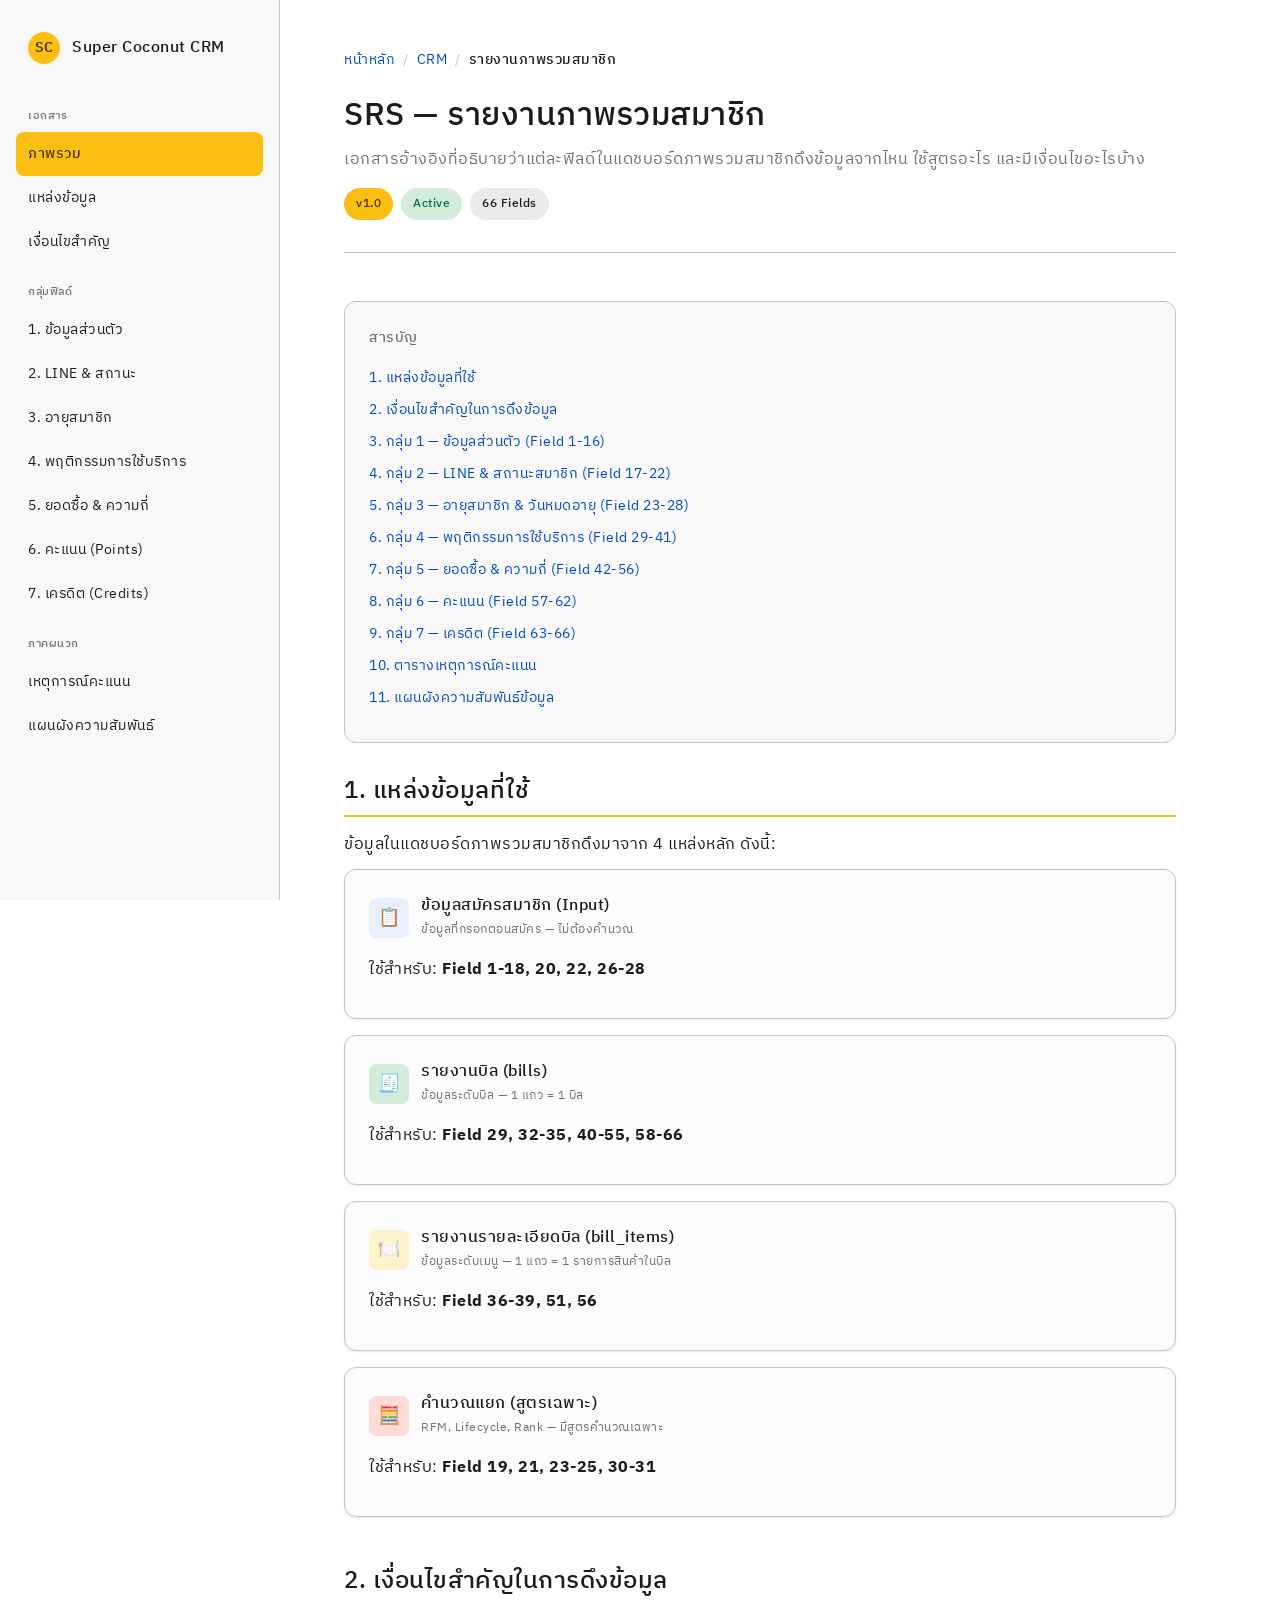
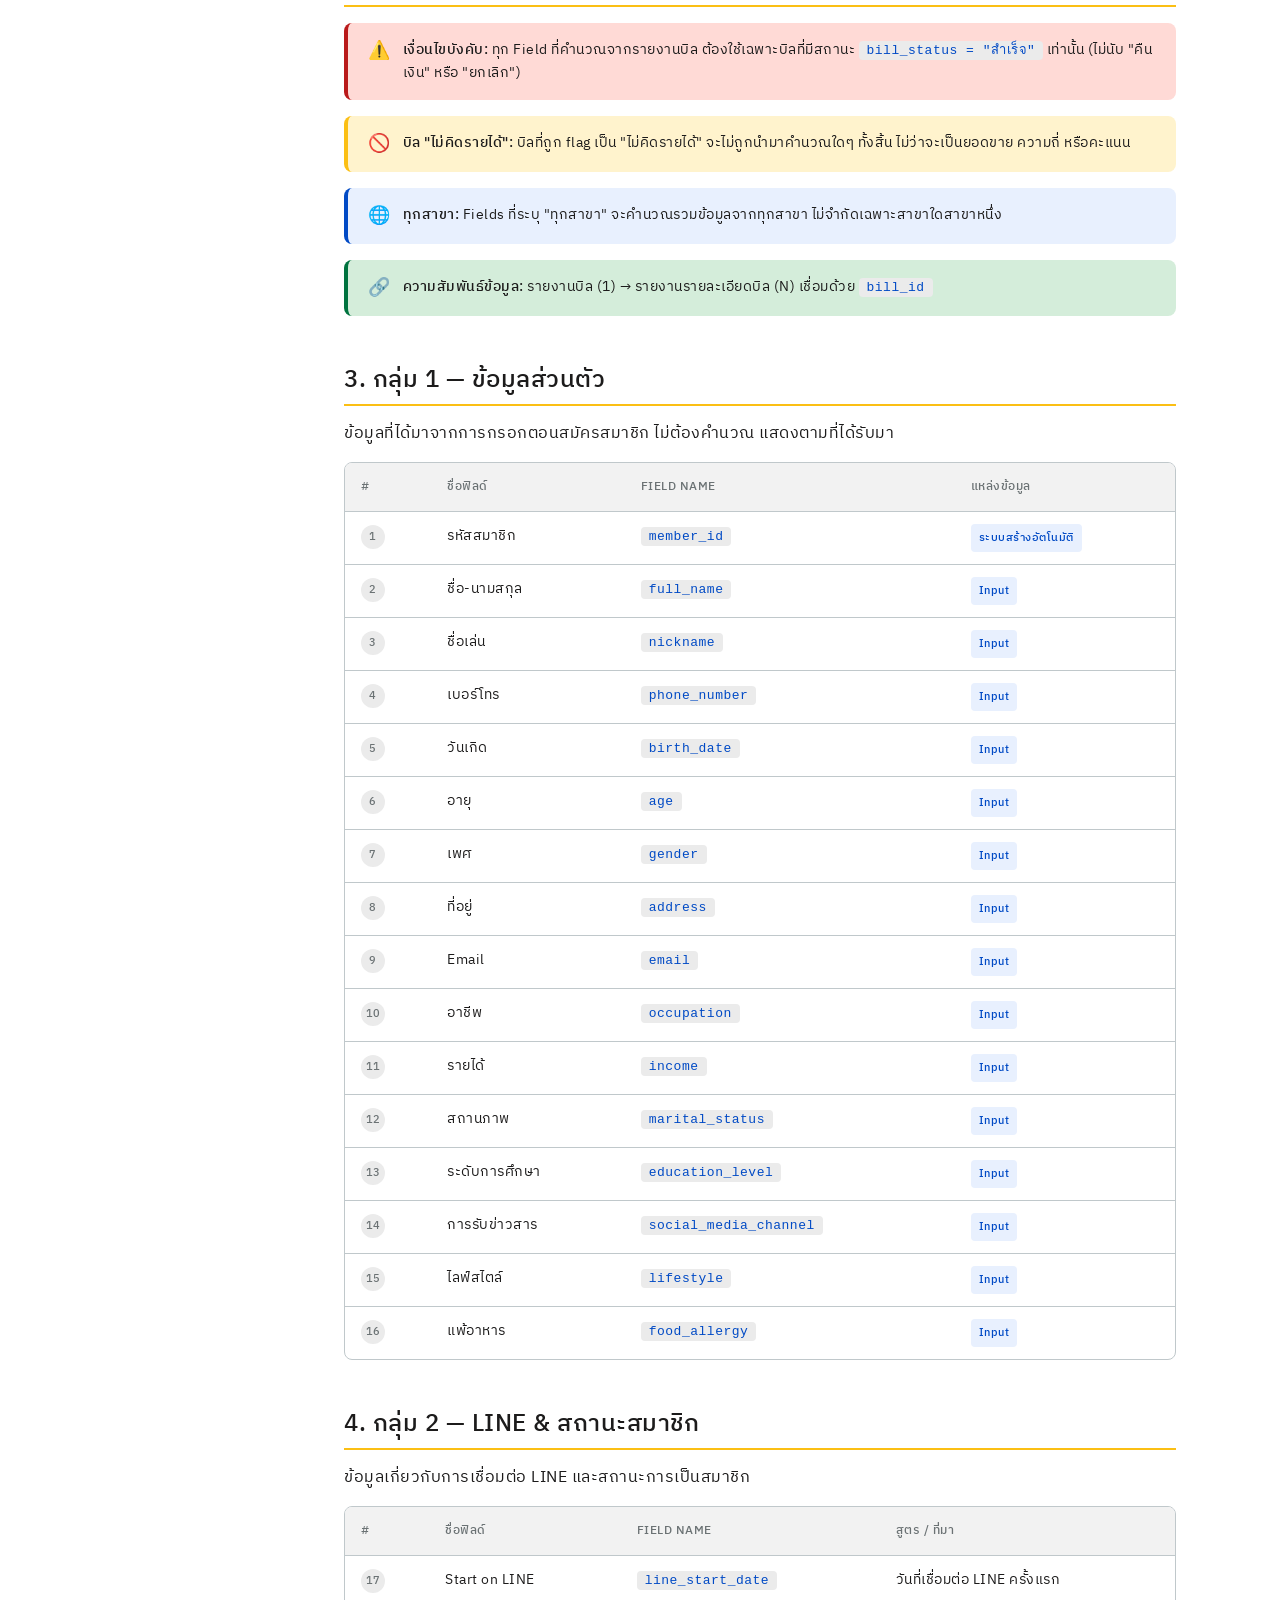
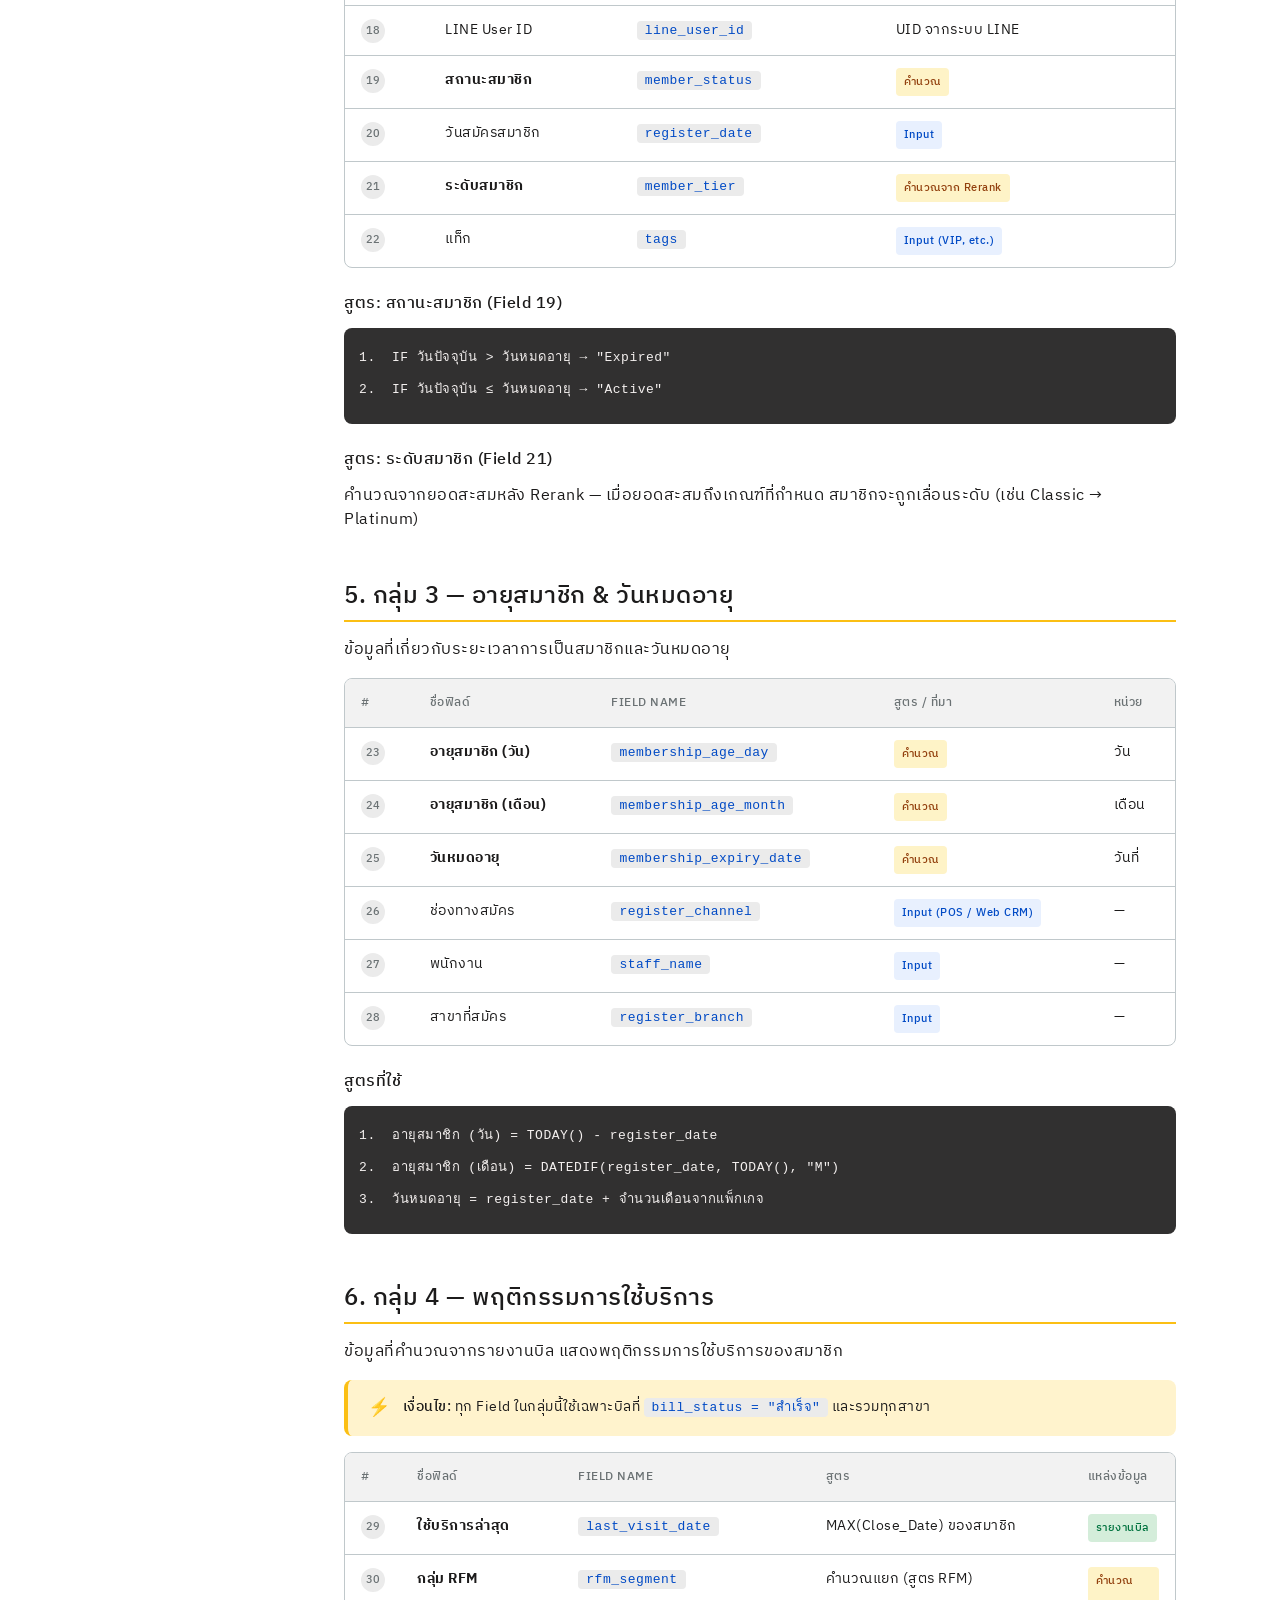
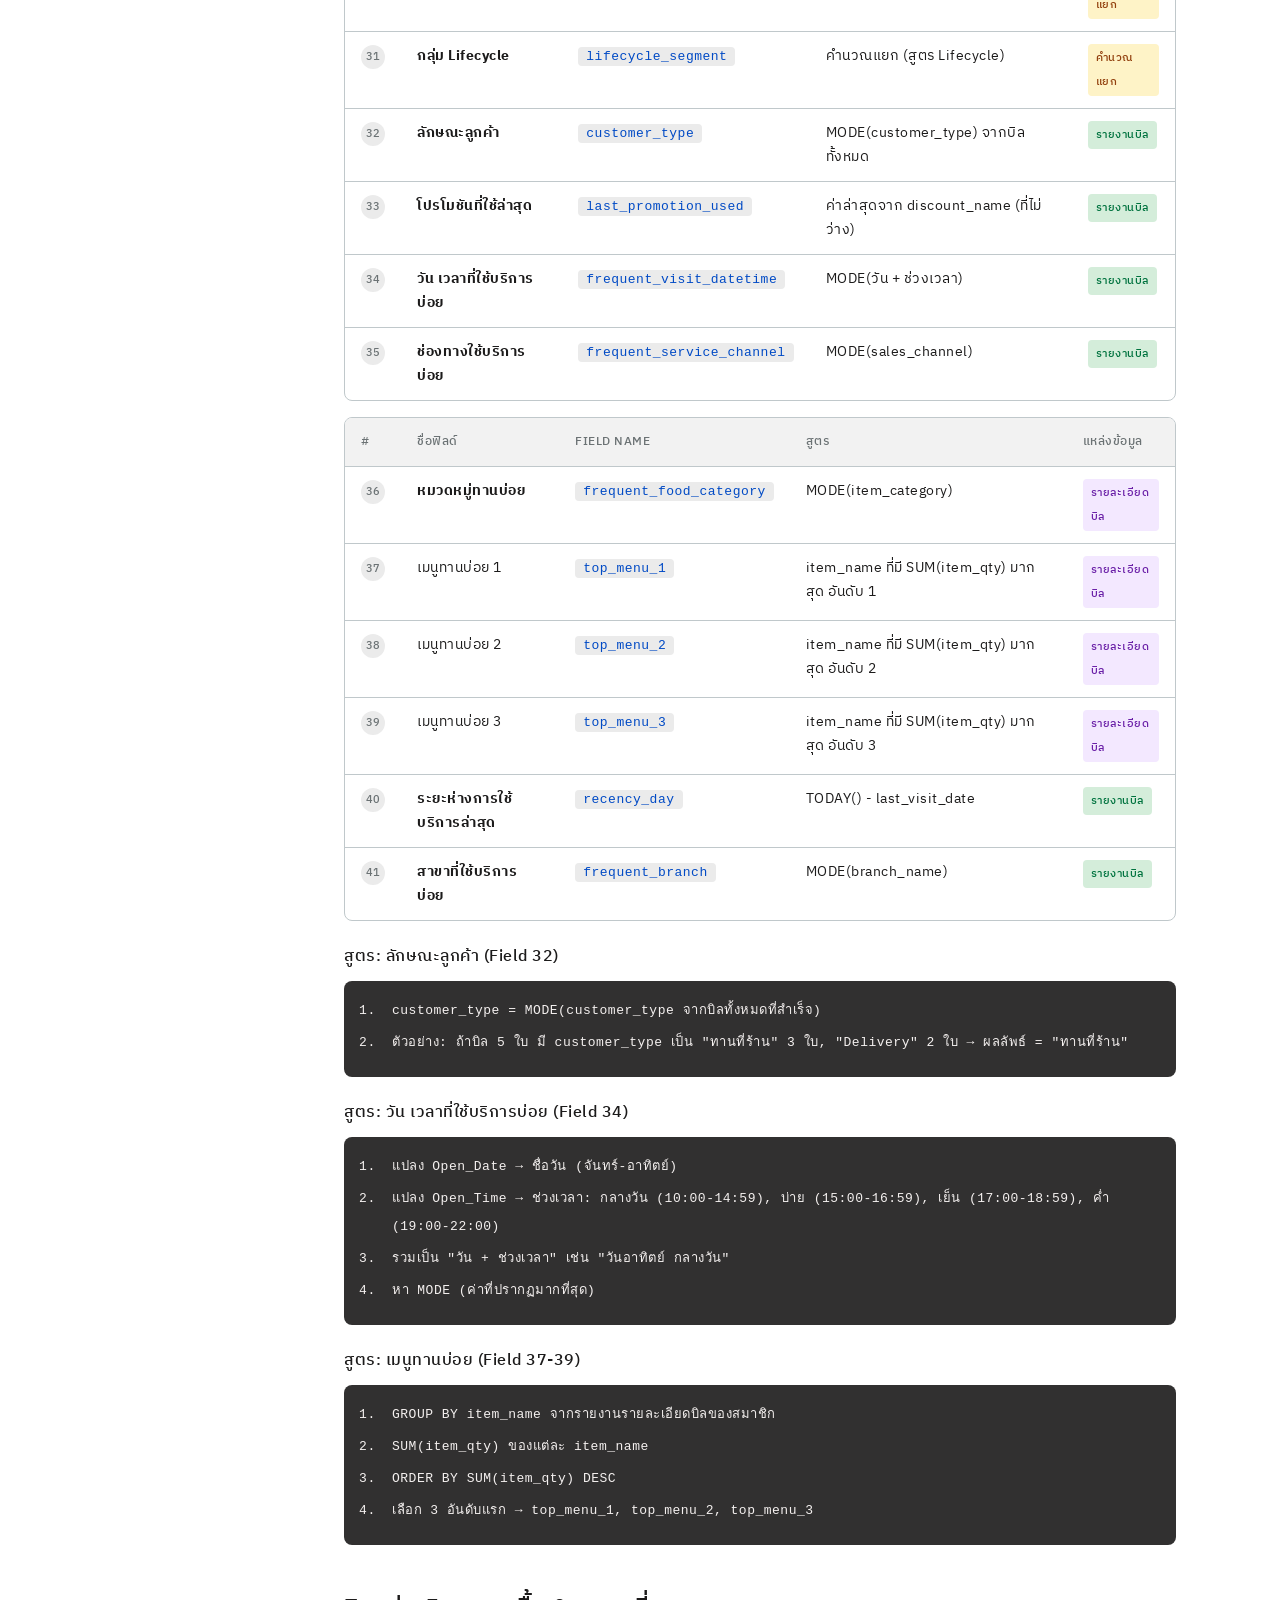
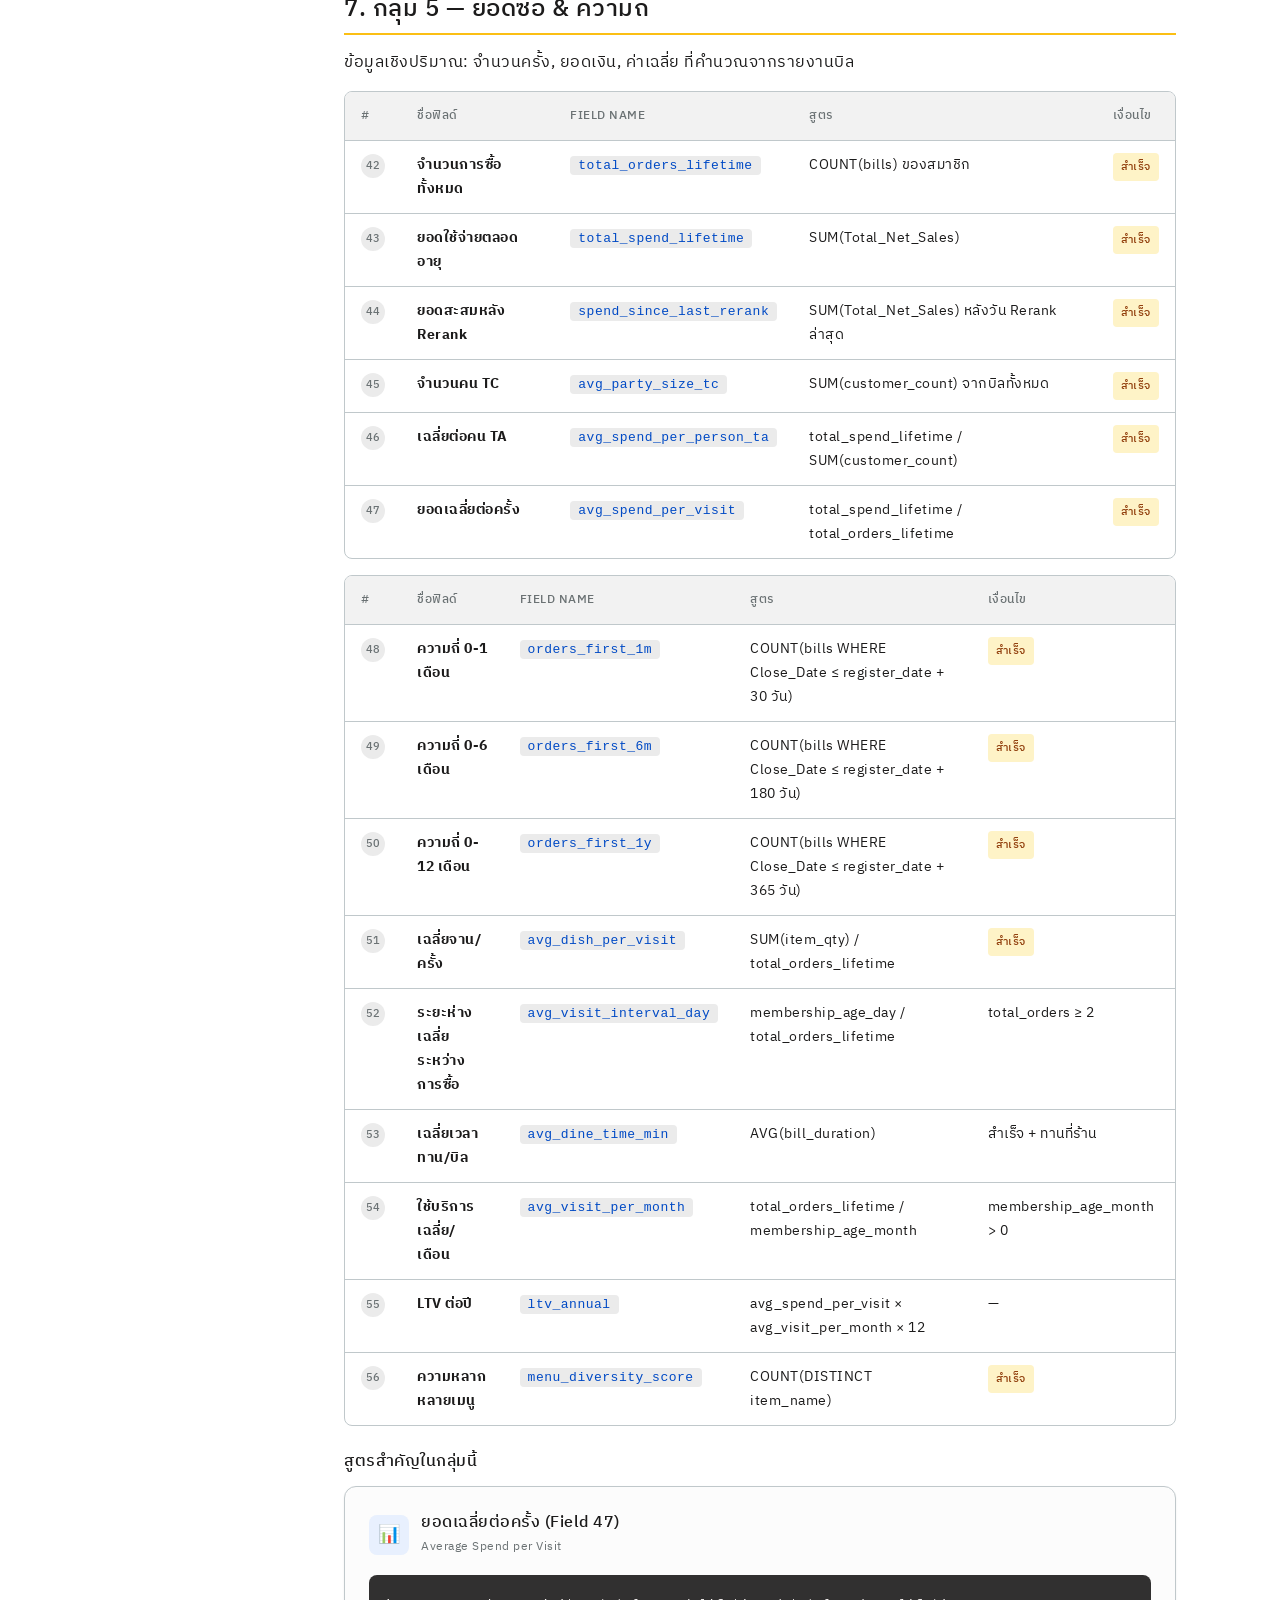
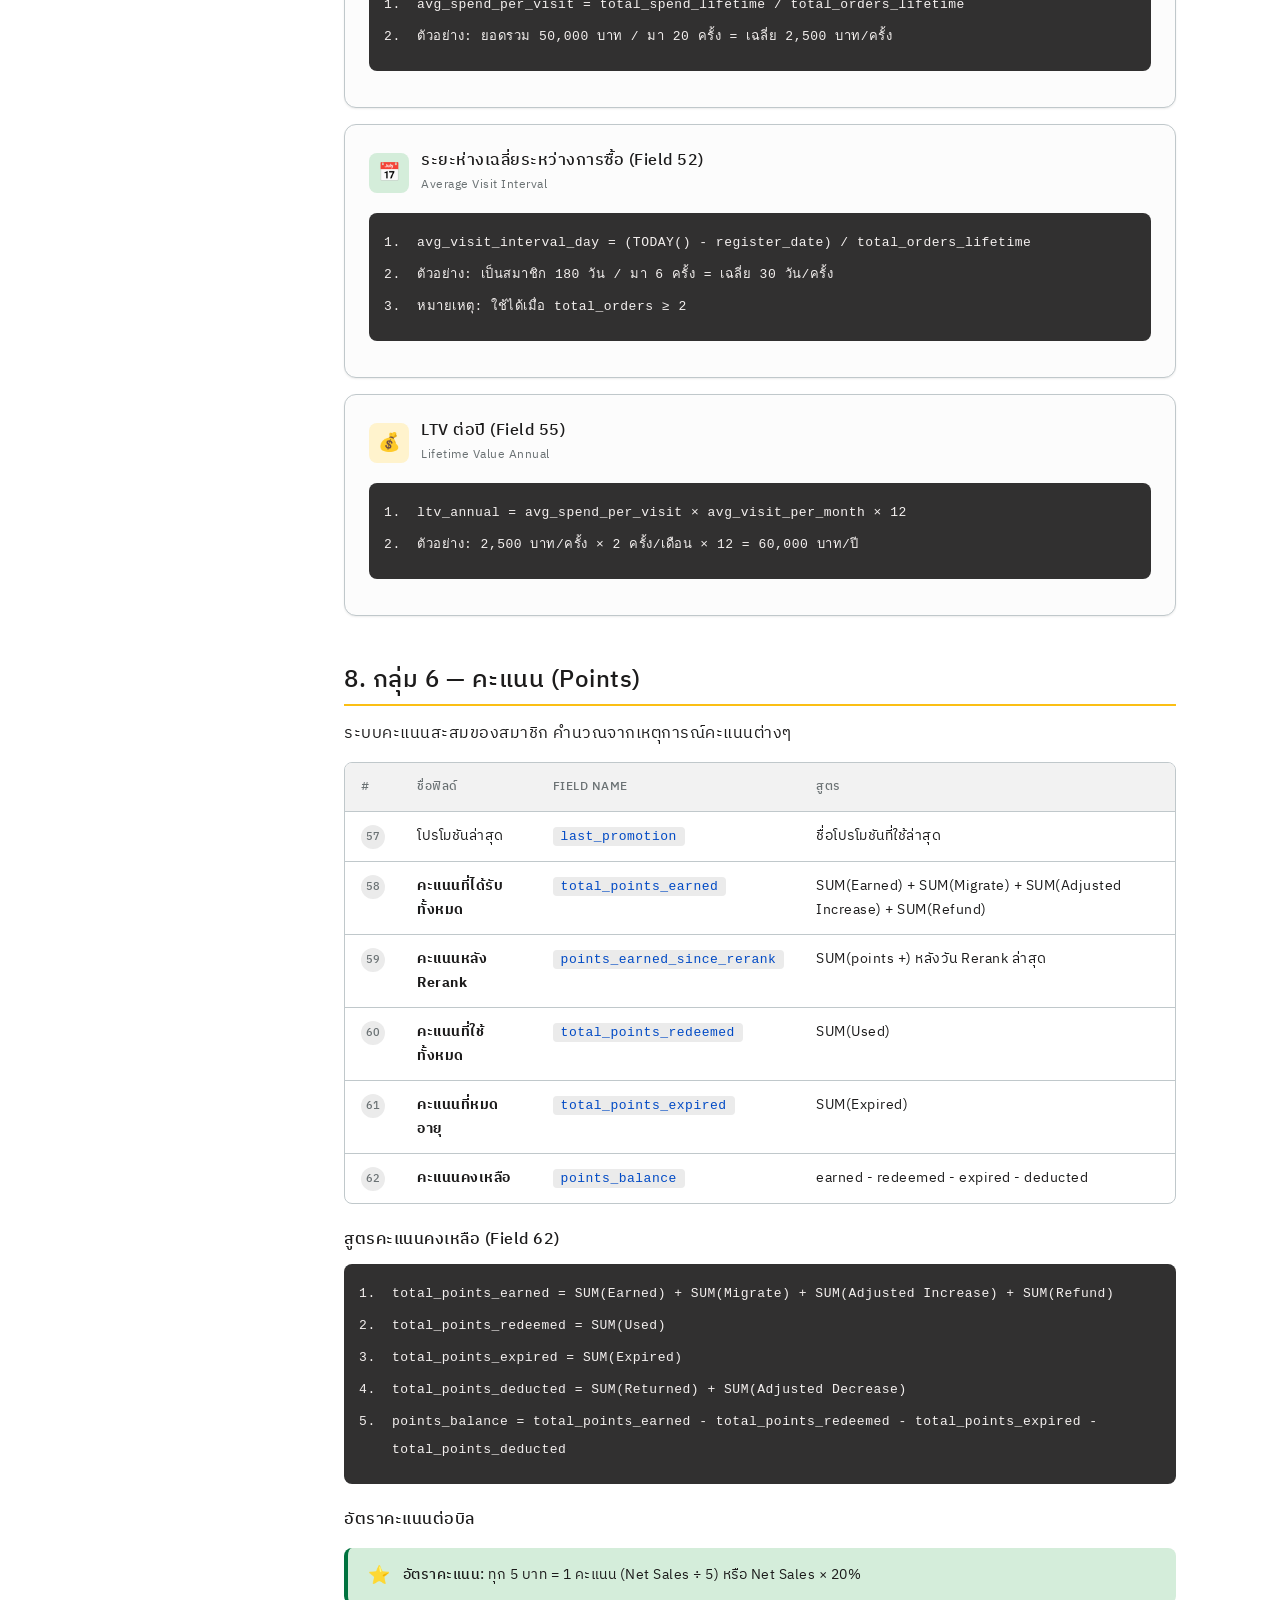
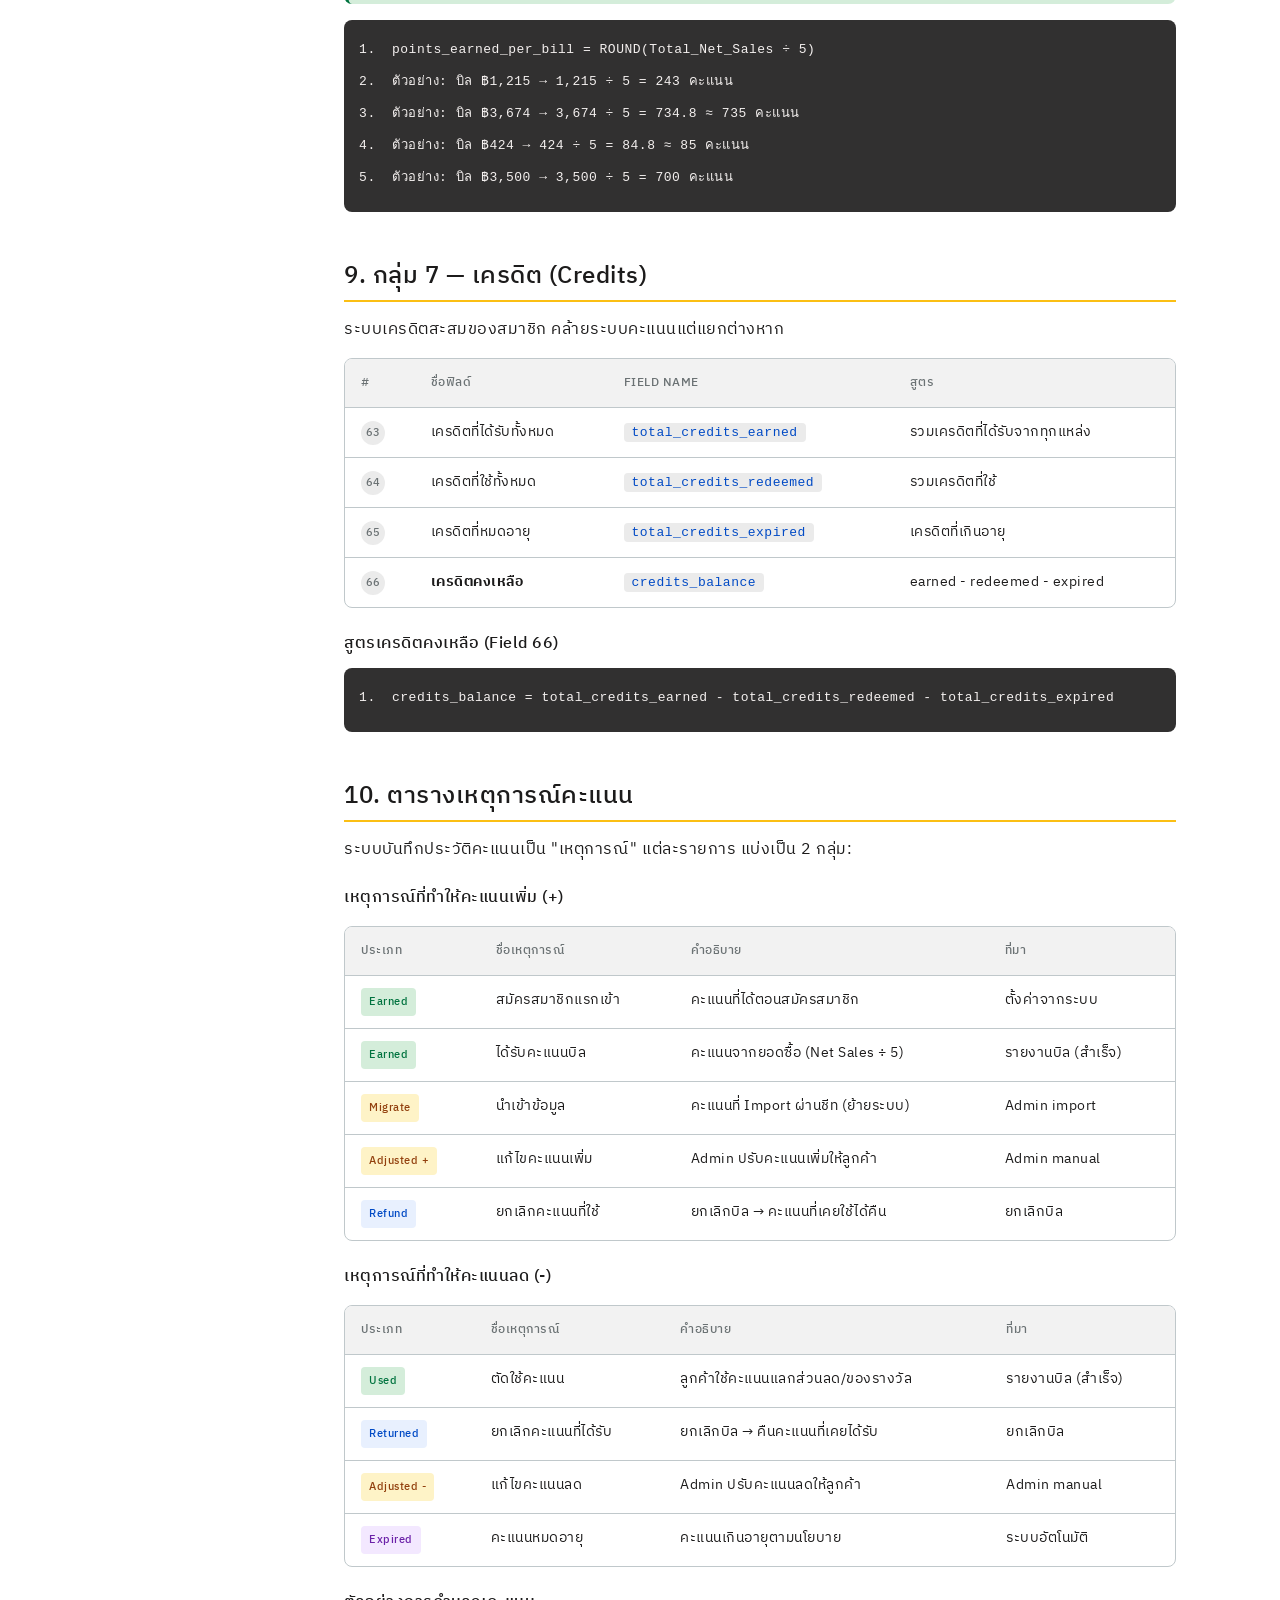
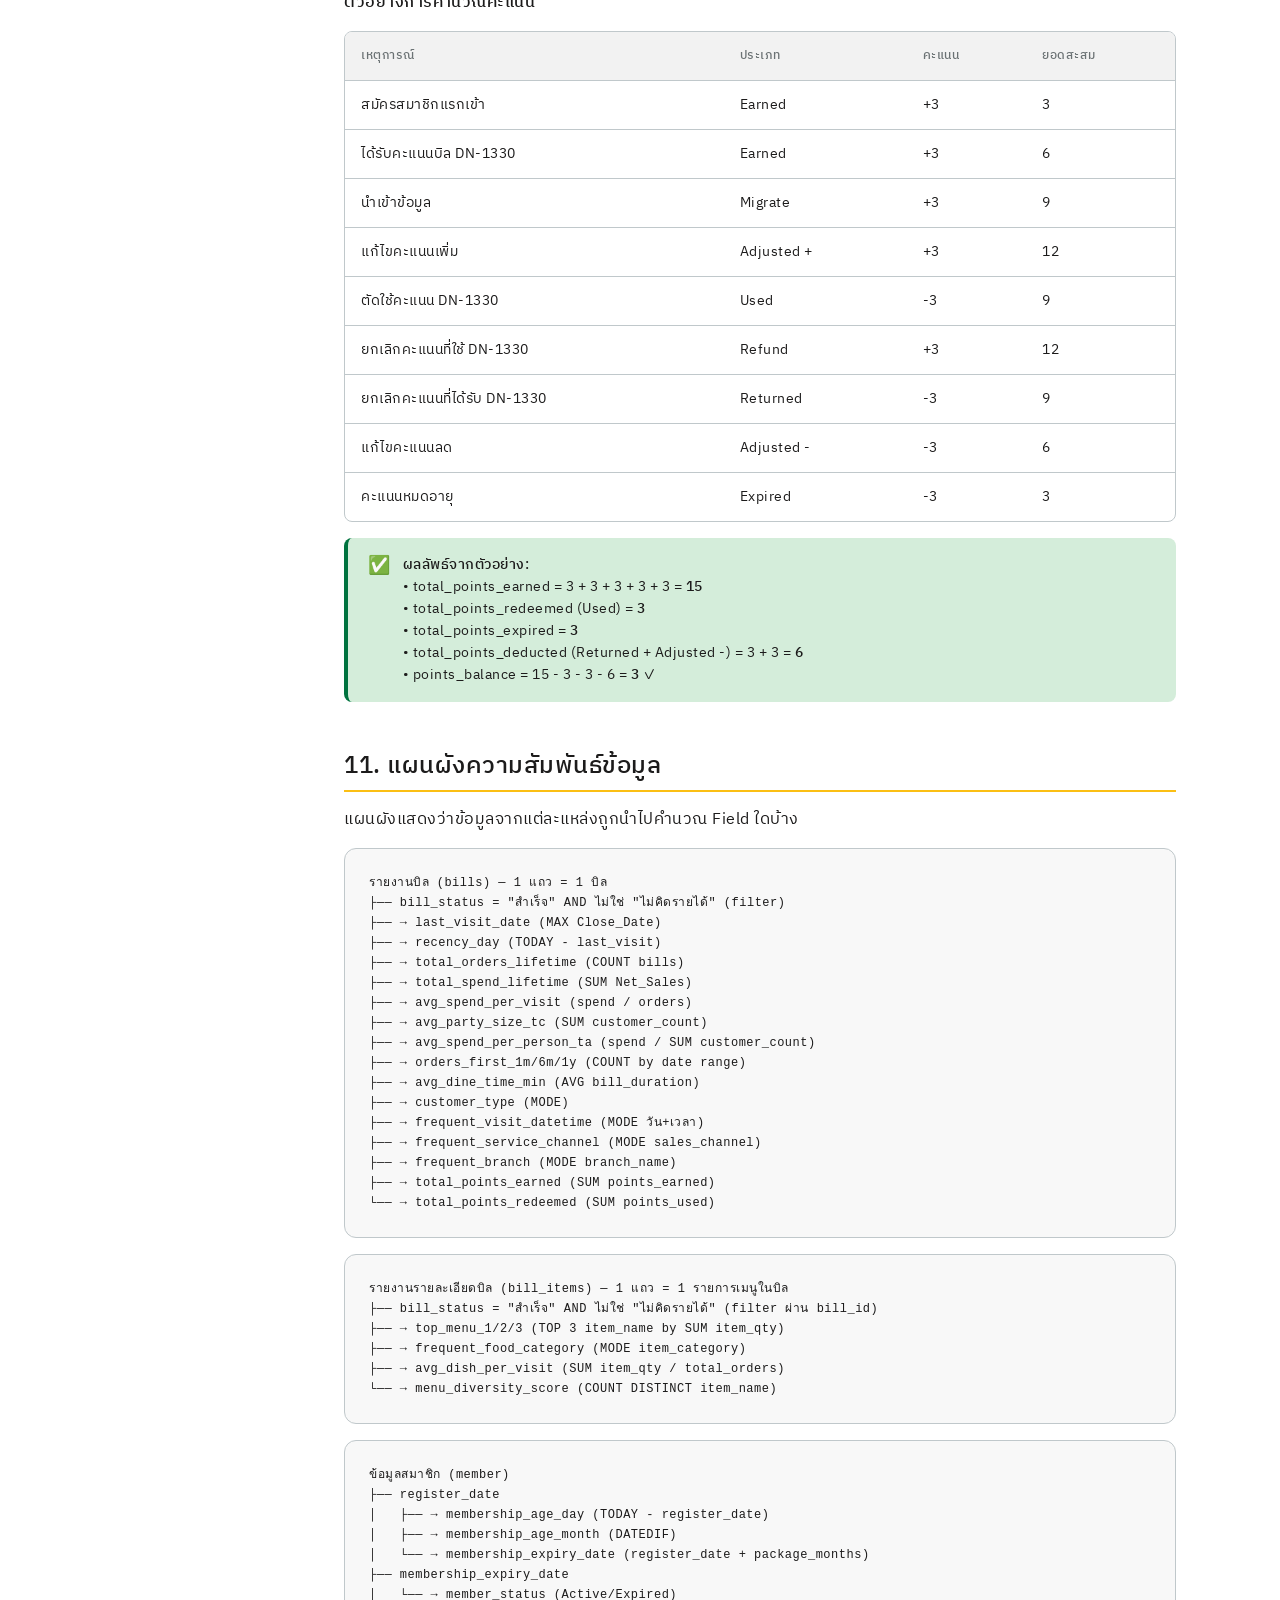
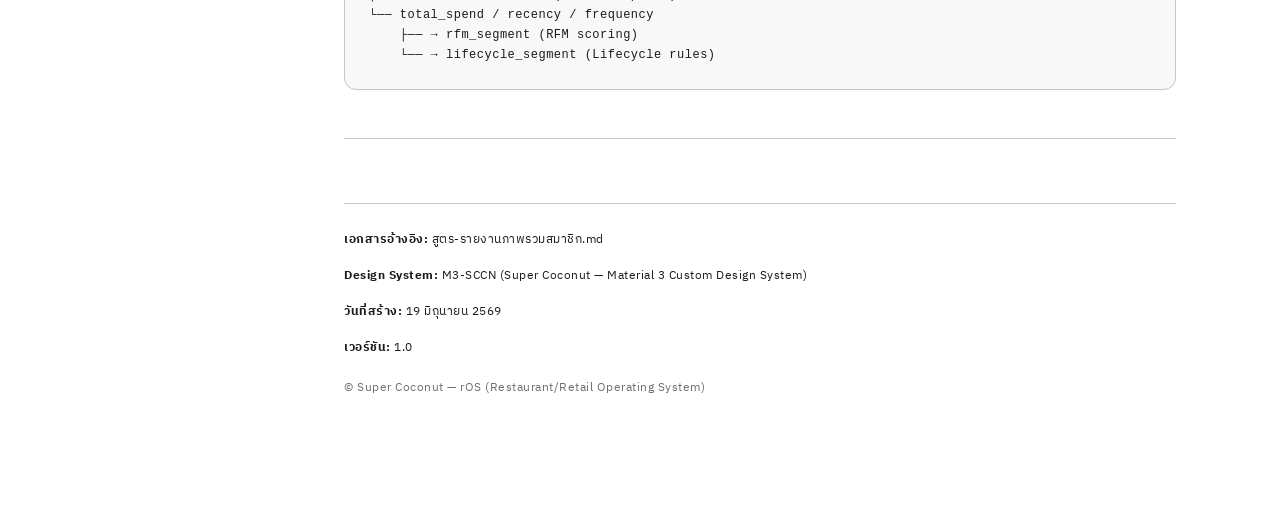
<file: crm/member-overview.html>
<!DOCTYPE html>
<html lang="th" data-theme="auto">
<head>
  <meta charset="UTF-8">
  <meta name="viewport" content="width=device-width, initial-scale=1.0">
  <title>SRS — รายงานภาพรวมสมาชิก | Super Coconut CRM</title>
  <link href="https://fonts.googleapis.com/css2?family=IBM+Plex+Sans+Thai:wght@300;400;500;600&display=swap" rel="stylesheet">
  <style>
    :root {
      --primary: #0B0A0A;
      --on-primary: #FFFFFF;
      --secondary-container: #FBBF14;
      --on-secondary-container: #483400;
      --tertiary: #014AC5;
      --on-tertiary: #FFFFFF;
      --error: #BA1A1A;
      --error-container: #FFDAD6;
      --success: #00733F;
      --background: #FFFFFF;
      --surface: #FCFCFC;
      --on-surface: #1C1B1B;
      --on-surface-variant: #6B7274;
      --surface-container-lowest: #F8F8F8;
      --surface-container-low: #F2F2F2;
      --surface-container: #EBEBEB;
      --surface-container-high: #E5E5E5;
      --outline: #747878;
      --outline-variant: #C0C8CB;
      --inverse-surface: #313030;
      --inverse-on-surface: #F4F0EF;
      --font-family: 'IBM Plex Sans Thai', sans-serif;
      --corner-xs: 4px;
      --corner-sm: 8px;
      --corner-md: 12px;
      --corner-lg: 16px;
      --corner-xl: 24px;
      --corner-full: 1000px;
    }

    * { margin: 0; padding: 0; box-sizing: border-box; }

    body {
      font-family: var(--font-family);
      background: var(--background);
      color: var(--on-surface);
      font-size: 16px;
      line-height: 24px;
      letter-spacing: 0.5px;
    }

    /* Navigation Sidebar */
    .sidebar {
      position: fixed;
      top: 0;
      left: 0;
      width: 280px;
      height: 100vh;
      background: var(--surface-container-lowest);
      border-right: 1px solid var(--outline-variant);
      overflow-y: auto;
      padding: 24px 16px;
      z-index: 100;
    }

    .sidebar-logo {
      display: flex;
      align-items: center;
      gap: 12px;
      padding: 8px 12px;
      margin-bottom: 24px;
    }

    .sidebar-logo .brand {
      width: 32px;
      height: 32px;
      background: var(--secondary-container);
      border-radius: var(--corner-full);
      display: flex;
      align-items: center;
      justify-content: center;
      font-weight: 600;
      font-size: 14px;
      color: var(--on-secondary-container);
    }

    .sidebar-logo span {
      font-size: 16px;
      font-weight: 500;
      color: var(--on-surface);
    }

    .nav-section {
      margin-bottom: 8px;
    }

    .nav-section-title {
      font-size: 11px;
      font-weight: 500;
      color: var(--on-surface-variant);
      text-transform: uppercase;
      letter-spacing: 0.5px;
      padding: 8px 12px 4px;
    }

    .nav-link {
      display: block;
      padding: 10px 12px;
      color: var(--on-surface);
      text-decoration: none;
      font-size: 14px;
      font-weight: 400;
      border-radius: var(--corner-sm);
      transition: background 0.15s;
    }

    .nav-link:hover {
      background: var(--surface-container-low);
    }

    .nav-link.active {
      background: var(--secondary-container);
      color: var(--on-secondary-container);
      font-weight: 500;
    }

    /* Main Content */
    .main {
      margin-left: 280px;
      padding: 48px 64px 96px;
      max-width: 960px;
    }

    /* Hero Section */
    .hero {
      margin-bottom: 48px;
      padding-bottom: 32px;
      border-bottom: 1px solid var(--outline-variant);
    }

    .hero h1 {
      font-size: 32px;
      line-height: 40px;
      font-weight: 500;
      color: var(--on-surface);
      margin-bottom: 12px;
    }

    .hero .subtitle {
      font-size: 16px;
      color: var(--on-surface-variant);
      line-height: 24px;
    }

    .meta-badges {
      display: flex;
      gap: 8px;
      margin-top: 16px;
      flex-wrap: wrap;
    }

    .badge {
      display: inline-flex;
      align-items: center;
      padding: 4px 12px;
      border-radius: var(--corner-full);
      font-size: 12px;
      font-weight: 500;
      letter-spacing: 0.5px;
    }

    .badge-version {
      background: var(--secondary-container);
      color: var(--on-secondary-container);
    }

    .badge-status {
      background: #D4EDDA;
      color: var(--success);
    }

    .badge-fields {
      background: var(--surface-container);
      color: var(--on-surface);
    }

    /* Section Styles */
    .section {
      margin-bottom: 48px;
    }

    .section h2 {
      font-size: 24px;
      line-height: 32px;
      font-weight: 500;
      color: var(--on-surface);
      margin-bottom: 16px;
      padding-bottom: 8px;
      border-bottom: 2px solid var(--secondary-container);
    }

    .section h3 {
      font-size: 16px;
      line-height: 24px;
      font-weight: 500;
      color: var(--on-surface);
      margin-bottom: 12px;
      margin-top: 24px;
    }

    p {
      margin-bottom: 12px;
      color: var(--on-surface);
    }

    /* Card Styles */
    .card {
      background: var(--surface);
      border: 1px solid var(--outline-variant);
      border-radius: var(--corner-md);
      padding: 24px;
      margin-bottom: 16px;
      box-shadow: 0px 1px 2px rgba(0,0,0,0.08);
    }

    .card-header {
      display: flex;
      align-items: center;
      gap: 12px;
      margin-bottom: 16px;
    }

    .card-icon {
      width: 40px;
      height: 40px;
      border-radius: var(--corner-sm);
      display: flex;
      align-items: center;
      justify-content: center;
      font-size: 18px;
    }

    .card-icon.blue { background: #E8F0FE; color: var(--tertiary); }
    .card-icon.gold { background: #FFF3CD; color: #785A00; }
    .card-icon.green { background: #D4EDDA; color: var(--success); }
    .card-icon.red { background: var(--error-container); color: var(--error); }

    .card-title {
      font-size: 16px;
      font-weight: 500;
      color: var(--on-surface);
    }

    .card-subtitle {
      font-size: 12px;
      color: var(--on-surface-variant);
    }

    /* Table Styles */
    .table-wrapper {
      overflow-x: auto;
      margin: 16px 0;
      border: 1px solid var(--outline-variant);
      border-radius: var(--corner-sm);
    }

    table {
      width: 100%;
      border-collapse: collapse;
      font-size: 14px;
    }

    thead {
      background: var(--surface-container-low);
    }

    th {
      padding: 12px 16px;
      text-align: left;
      font-weight: 500;
      font-size: 12px;
      color: var(--on-surface-variant);
      text-transform: uppercase;
      letter-spacing: 0.5px;
      border-bottom: 1px solid var(--outline-variant);
    }

    td {
      padding: 12px 16px;
      border-bottom: 1px solid var(--outline-variant);
      color: var(--on-surface);
      vertical-align: top;
    }

    tr:last-child td {
      border-bottom: none;
    }

    tr:hover {
      background: var(--surface-container-lowest);
    }

    /* Code/Formula Styles */
    .formula {
      background: var(--inverse-surface);
      color: var(--inverse-on-surface);
      padding: 16px 20px;
      border-radius: var(--corner-sm);
      font-family: 'SF Mono', 'Fira Code', monospace;
      font-size: 13px;
      line-height: 22px;
      margin: 12px 0;
      overflow-x: auto;
    }

    .formula-list {
      background: var(--inverse-surface);
      color: var(--inverse-on-surface);
      padding: 16px 20px 16px 40px;
      border-radius: var(--corner-sm);
      font-family: 'SF Mono', 'Fira Code', monospace;
      font-size: 13px;
      line-height: 28px;
      margin: 12px 0;
      overflow-x: auto;
      list-style: decimal;
    }

    .formula-list li {
      margin-bottom: 4px;
      padding-left: 8px;
    }

    .inline-code {
      background: var(--surface-container);
      padding: 2px 8px;
      border-radius: var(--corner-xs);
      font-family: 'SF Mono', 'Fira Code', monospace;
      font-size: 13px;
      color: var(--tertiary);
    }

    /* Info Box */
    .info-box {
      padding: 16px 20px;
      border-radius: var(--corner-sm);
      margin: 16px 0;
      display: flex;
      gap: 12px;
      align-items: flex-start;
    }

    .info-box.warning {
      background: #FFF3CD;
      border-left: 4px solid var(--secondary-container);
    }

    .info-box.info {
      background: #E8F0FE;
      border-left: 4px solid var(--tertiary);
    }

    .info-box.error {
      background: var(--error-container);
      border-left: 4px solid var(--error);
    }

    .info-box.success {
      background: #D4EDDA;
      border-left: 4px solid var(--success);
    }

    .info-box-icon {
      font-size: 18px;
      flex-shrink: 0;
    }

    .info-box-content {
      font-size: 14px;
      line-height: 22px;
    }

    .info-box-content strong {
      font-weight: 500;
    }

    /* Condition Tag */
    .condition-tag {
      display: inline-flex;
      align-items: center;
      gap: 4px;
      padding: 2px 8px;
      border-radius: var(--corner-xs);
      font-size: 11px;
      font-weight: 500;
      background: #FEF3C7;
      color: #92400E;
    }

    /* Source Tag */
    .source-tag {
      display: inline-flex;
      padding: 2px 8px;
      border-radius: var(--corner-xs);
      font-size: 11px;
      font-weight: 500;
    }

    .source-tag.input { background: #E8F0FE; color: var(--tertiary); }
    .source-tag.bill { background: #D4EDDA; color: var(--success); }
    .source-tag.calc { background: #FEF3C7; color: #92400E; }
    .source-tag.bill-item { background: #F3E8FF; color: #6B21A8; }

    /* Flowchart / Diagram */
    .diagram-box {
      background: var(--surface-container-lowest);
      border: 1px solid var(--outline-variant);
      border-radius: var(--corner-md);
      padding: 24px;
      margin: 16px 0;
      font-family: 'SF Mono', 'Fira Code', monospace;
      font-size: 12px;
      line-height: 20px;
      white-space: pre;
      overflow-x: auto;
    }

    /* TOC */
    .toc {
      background: var(--surface-container-lowest);
      border: 1px solid var(--outline-variant);
      border-radius: var(--corner-md);
      padding: 24px;
      margin-bottom: 32px;
    }

    .toc h3 {
      margin-top: 0;
      margin-bottom: 16px;
      font-size: 14px;
      font-weight: 500;
      color: var(--on-surface-variant);
      text-transform: uppercase;
      letter-spacing: 0.5px;
    }

    .toc-list {
      list-style: none;
      padding: 0;
    }

    .toc-list li {
      margin-bottom: 8px;
    }

    .toc-list a {
      color: var(--tertiary);
      text-decoration: none;
      font-size: 14px;
      font-weight: 400;
    }

    .toc-list a:hover {
      text-decoration: underline;
    }

    /* Responsive */
    @media (max-width: 1024px) {
      .sidebar { display: none; }
      .main { margin-left: 0; padding: 24px; }
    }

    .breadcrumb {
      display: flex; align-items: center; gap: 8px;
      font-size: 14px; color: var(--on-surface-variant); margin-bottom: 24px;
    }
    .breadcrumb a {
      color: var(--tertiary); text-decoration: none; font-weight: 400;
    }
    .breadcrumb a:hover { text-decoration: underline; }
    .breadcrumb .sep { color: var(--outline-variant); }
    .breadcrumb .current { color: var(--on-surface); font-weight: 500; }

    /* Field Number */
    .field-num {
      display: inline-flex;
      align-items: center;
      justify-content: center;
      width: 24px;
      height: 24px;
      border-radius: var(--corner-full);
      background: var(--surface-container);
      font-size: 11px;
      font-weight: 500;
      color: var(--on-surface-variant);
    }

    /* Divider */
    .divider {
      border: none;
      border-top: 1px solid var(--outline-variant);
      margin: 32px 0;
    }

    /* Footer */
    .footer {
      margin-top: 64px;
      padding-top: 24px;
      border-top: 1px solid var(--outline-variant);
      font-size: 12px;
      color: var(--on-surface-variant);
    }
  </style>
</head>
<body>

<!-- Sidebar Navigation -->
<nav class="sidebar">
  <div class="sidebar-logo">
    <div class="brand">SC</div>
    <span>Super Coconut CRM</span>
  </div>

  <div class="nav-section">
    <div class="nav-section-title">เอกสาร</div>
    <a href="#overview" class="nav-link active">ภาพรวม</a>
    <a href="#datasources" class="nav-link">แหล่งข้อมูล</a>
    <a href="#conditions" class="nav-link">เงื่อนไขสำคัญ</a>
  </div>

  <div class="nav-section">
    <div class="nav-section-title">กลุ่มฟิลด์</div>
    <a href="#group1" class="nav-link">1. ข้อมูลส่วนตัว</a>
    <a href="#group2" class="nav-link">2. LINE & สถานะ</a>
    <a href="#group3" class="nav-link">3. อายุสมาชิก</a>
    <a href="#group4" class="nav-link">4. พฤติกรรมการใช้บริการ</a>
    <a href="#group5" class="nav-link">5. ยอดซื้อ & ความถี่</a>
    <a href="#group6" class="nav-link">6. คะแนน (Points)</a>
    <a href="#group7" class="nav-link">7. เครดิต (Credits)</a>
  </div>

  <div class="nav-section">
    <div class="nav-section-title">ภาคผนวก</div>
    <a href="#points-events" class="nav-link">เหตุการณ์คะแนน</a>
    <a href="#dependency" class="nav-link">แผนผังความสัมพันธ์</a>
  </div>
</nav>

<!-- Main Content -->
<main class="main">

  <!-- Breadcrumb -->
  <nav class="breadcrumb">
    <a href="https://napapolns.github.io/srs-ros/">หน้าหลัก</a>
    <span class="sep">/</span>
    <a href="https://napapolns.github.io/srs-ros/crm/">CRM</a>
    <span class="sep">/</span>
    <span class="current">รายงานภาพรวมสมาชิก</span>
  </nav>

  <!-- Hero -->
  <header class="hero" id="overview">
    <h1>SRS — รายงานภาพรวมสมาชิก</h1>
    <p class="subtitle">เอกสารอ้างอิงที่อธิบายว่าแต่ละฟิลด์ในแดชบอร์ดภาพรวมสมาชิกดึงข้อมูลจากไหน ใช้สูตรอะไร และมีเงื่อนไขอะไรบ้าง</p>
    <div class="meta-badges">
      <span class="badge badge-version">v1.0</span>
      <span class="badge badge-status">Active</span>
      <span class="badge badge-fields">66 Fields</span>
    </div>
  </header>

  <!-- Table of Contents -->
  <div class="toc">
    <h3>สารบัญ</h3>
    <ul class="toc-list">
      <li><a href="#datasources">1. แหล่งข้อมูลที่ใช้</a></li>
      <li><a href="#conditions">2. เงื่อนไขสำคัญในการดึงข้อมูล</a></li>
      <li><a href="#group1">3. กลุ่ม 1 — ข้อมูลส่วนตัว (Field 1-16)</a></li>
      <li><a href="#group2">4. กลุ่ม 2 — LINE & สถานะสมาชิก (Field 17-22)</a></li>
      <li><a href="#group3">5. กลุ่ม 3 — อายุสมาชิก & วันหมดอายุ (Field 23-28)</a></li>
      <li><a href="#group4">6. กลุ่ม 4 — พฤติกรรมการใช้บริการ (Field 29-41)</a></li>
      <li><a href="#group5">7. กลุ่ม 5 — ยอดซื้อ & ความถี่ (Field 42-56)</a></li>
      <li><a href="#group6">8. กลุ่ม 6 — คะแนน (Field 57-62)</a></li>
      <li><a href="#group7">9. กลุ่ม 7 — เครดิต (Field 63-66)</a></li>
      <li><a href="#points-events">10. ตารางเหตุการณ์คะแนน</a></li>
      <li><a href="#dependency">11. แผนผังความสัมพันธ์ข้อมูล</a></li>
    </ul>
  </div>

  <!-- Section: Data Sources -->
  <section class="section" id="datasources">
    <h2>1. แหล่งข้อมูลที่ใช้</h2>
    <p>ข้อมูลในแดชบอร์ดภาพรวมสมาชิกดึงมาจาก 4 แหล่งหลัก ดังนี้:</p>

    <div class="card">
      <div class="card-header">
        <div class="card-icon blue">📋</div>
        <div>
          <div class="card-title">ข้อมูลสมัครสมาชิก (Input)</div>
          <div class="card-subtitle">ข้อมูลที่กรอกตอนสมัคร — ไม่ต้องคำนวณ</div>
        </div>
      </div>
      <p>ใช้สำหรับ: <strong>Field 1-18, 20, 22, 26-28</strong></p>
    </div>

    <div class="card">
      <div class="card-header">
        <div class="card-icon green">🧾</div>
        <div>
          <div class="card-title">รายงานบิล (bills)</div>
          <div class="card-subtitle">ข้อมูลระดับบิล — 1 แถว = 1 บิล</div>
        </div>
      </div>
      <p>ใช้สำหรับ: <strong>Field 29, 32-35, 40-55, 58-66</strong></p>
    </div>

    <div class="card">
      <div class="card-header">
        <div class="card-icon gold">🍽️</div>
        <div>
          <div class="card-title">รายงานรายละเอียดบิล (bill_items)</div>
          <div class="card-subtitle">ข้อมูลระดับเมนู — 1 แถว = 1 รายการสินค้าในบิล</div>
        </div>
      </div>
      <p>ใช้สำหรับ: <strong>Field 36-39, 51, 56</strong></p>
    </div>

    <div class="card">
      <div class="card-header">
        <div class="card-icon red">🧮</div>
        <div>
          <div class="card-title">คำนวณแยก (สูตรเฉพาะ)</div>
          <div class="card-subtitle">RFM, Lifecycle, Rank — มีสูตรคำนวณเฉพาะ</div>
        </div>
      </div>
      <p>ใช้สำหรับ: <strong>Field 19, 21, 23-25, 30-31</strong></p>
    </div>
  </section>

  <!-- Section: Conditions -->
  <section class="section" id="conditions">
    <h2>2. เงื่อนไขสำคัญในการดึงข้อมูล</h2>

    <div class="info-box error">
      <div class="info-box-icon">⚠️</div>
      <div class="info-box-content">
        <strong>เงื่อนไขบังคับ:</strong> ทุก Field ที่คำนวณจากรายงานบิล ต้องใช้เฉพาะบิลที่มีสถานะ <span class="inline-code">bill_status = "สำเร็จ"</span> เท่านั้น (ไม่นับ "คืนเงิน" หรือ "ยกเลิก")
      </div>
    </div>

    <div class="info-box warning">
      <div class="info-box-icon">🚫</div>
      <div class="info-box-content">
        <strong>บิล "ไม่คิดรายได้":</strong> บิลที่ถูก flag เป็น "ไม่คิดรายได้" จะไม่ถูกนำมาคำนวณใดๆ ทั้งสิ้น ไม่ว่าจะเป็นยอดขาย ความถี่ หรือคะแนน
      </div>
    </div>

    <div class="info-box info">
      <div class="info-box-icon">🌐</div>
      <div class="info-box-content">
        <strong>ทุกสาขา:</strong> Fields ที่ระบุ "ทุกสาขา" จะคำนวณรวมข้อมูลจากทุกสาขา ไม่จำกัดเฉพาะสาขาใดสาขาหนึ่ง
      </div>
    </div>

    <div class="info-box success">
      <div class="info-box-icon">🔗</div>
      <div class="info-box-content">
        <strong>ความสัมพันธ์ข้อมูล:</strong> รายงานบิล (1) → รายงานรายละเอียดบิล (N) เชื่อมด้วย <span class="inline-code">bill_id</span>
      </div>
    </div>
  </section>

  <!-- Section: Group 1 -->
  <section class="section" id="group1">
    <h2>3. กลุ่ม 1 — ข้อมูลส่วนตัว</h2>
    <p>ข้อมูลที่ได้มาจากการกรอกตอนสมัครสมาชิก ไม่ต้องคำนวณ แสดงตามที่ได้รับมา</p>

    <div class="table-wrapper">
      <table>
        <thead>
          <tr>
            <th>#</th>
            <th>ชื่อฟิลด์</th>
            <th>Field Name</th>
            <th>แหล่งข้อมูล</th>
          </tr>
        </thead>
        <tbody>
          <tr><td><span class="field-num">1</span></td><td>รหัสสมาชิก</td><td><span class="inline-code">member_id</span></td><td><span class="source-tag input">ระบบสร้างอัตโนมัติ</span></td></tr>
          <tr><td><span class="field-num">2</span></td><td>ชื่อ-นามสกุล</td><td><span class="inline-code">full_name</span></td><td><span class="source-tag input">Input</span></td></tr>
          <tr><td><span class="field-num">3</span></td><td>ชื่อเล่น</td><td><span class="inline-code">nickname</span></td><td><span class="source-tag input">Input</span></td></tr>
          <tr><td><span class="field-num">4</span></td><td>เบอร์โทร</td><td><span class="inline-code">phone_number</span></td><td><span class="source-tag input">Input</span></td></tr>
          <tr><td><span class="field-num">5</span></td><td>วันเกิด</td><td><span class="inline-code">birth_date</span></td><td><span class="source-tag input">Input</span></td></tr>
          <tr><td><span class="field-num">6</span></td><td>อายุ</td><td><span class="inline-code">age</span></td><td><span class="source-tag input">Input</span></td></tr>
          <tr><td><span class="field-num">7</span></td><td>เพศ</td><td><span class="inline-code">gender</span></td><td><span class="source-tag input">Input</span></td></tr>
          <tr><td><span class="field-num">8</span></td><td>ที่อยู่</td><td><span class="inline-code">address</span></td><td><span class="source-tag input">Input</span></td></tr>
          <tr><td><span class="field-num">9</span></td><td>Email</td><td><span class="inline-code">email</span></td><td><span class="source-tag input">Input</span></td></tr>
          <tr><td><span class="field-num">10</span></td><td>อาชีพ</td><td><span class="inline-code">occupation</span></td><td><span class="source-tag input">Input</span></td></tr>
          <tr><td><span class="field-num">11</span></td><td>รายได้</td><td><span class="inline-code">income</span></td><td><span class="source-tag input">Input</span></td></tr>
          <tr><td><span class="field-num">12</span></td><td>สถานภาพ</td><td><span class="inline-code">marital_status</span></td><td><span class="source-tag input">Input</span></td></tr>
          <tr><td><span class="field-num">13</span></td><td>ระดับการศึกษา</td><td><span class="inline-code">education_level</span></td><td><span class="source-tag input">Input</span></td></tr>
          <tr><td><span class="field-num">14</span></td><td>การรับข่าวสาร</td><td><span class="inline-code">social_media_channel</span></td><td><span class="source-tag input">Input</span></td></tr>
          <tr><td><span class="field-num">15</span></td><td>ไลฟ์สไตล์</td><td><span class="inline-code">lifestyle</span></td><td><span class="source-tag input">Input</span></td></tr>
          <tr><td><span class="field-num">16</span></td><td>แพ้อาหาร</td><td><span class="inline-code">food_allergy</span></td><td><span class="source-tag input">Input</span></td></tr>
        </tbody>
      </table>
    </div>
  </section>

  <!-- Section: Group 2 -->
  <section class="section" id="group2">
    <h2>4. กลุ่ม 2 — LINE & สถานะสมาชิก</h2>
    <p>ข้อมูลเกี่ยวกับการเชื่อมต่อ LINE และสถานะการเป็นสมาชิก</p>

    <div class="table-wrapper">
      <table>
        <thead>
          <tr>
            <th>#</th>
            <th>ชื่อฟิลด์</th>
            <th>Field Name</th>
            <th>สูตร / ที่มา</th>
          </tr>
        </thead>
        <tbody>
          <tr>
            <td><span class="field-num">17</span></td>
            <td>Start on LINE</td>
            <td><span class="inline-code">line_start_date</span></td>
            <td>วันที่เชื่อมต่อ LINE ครั้งแรก</td>
          </tr>
          <tr>
            <td><span class="field-num">18</span></td>
            <td>LINE User ID</td>
            <td><span class="inline-code">line_user_id</span></td>
            <td>UID จากระบบ LINE</td>
          </tr>
          <tr>
            <td><span class="field-num">19</span></td>
            <td><strong>สถานะสมาชิก</strong></td>
            <td><span class="inline-code">member_status</span></td>
            <td><span class="source-tag calc">คำนวณ</span></td>
          </tr>
          <tr>
            <td><span class="field-num">20</span></td>
            <td>วันสมัครสมาชิก</td>
            <td><span class="inline-code">register_date</span></td>
            <td><span class="source-tag input">Input</span></td>
          </tr>
          <tr>
            <td><span class="field-num">21</span></td>
            <td><strong>ระดับสมาชิก</strong></td>
            <td><span class="inline-code">member_tier</span></td>
            <td><span class="source-tag calc">คำนวณจาก Rerank</span></td>
          </tr>
          <tr>
            <td><span class="field-num">22</span></td>
            <td>แท็ก</td>
            <td><span class="inline-code">tags</span></td>
            <td><span class="source-tag input">Input (VIP, etc.)</span></td>
          </tr>
        </tbody>
      </table>
    </div>

    <h3>สูตร: สถานะสมาชิก (Field 19)</h3>
    <ul class="formula-list">
      <li>IF วันปัจจุบัน > วันหมดอายุ → "Expired"</li>
      <li>IF วันปัจจุบัน ≤ วันหมดอายุ → "Active"</li>
    </ul>

    <h3>สูตร: ระดับสมาชิก (Field 21)</h3>
    <p>คำนวณจากยอดสะสมหลัง Rerank — เมื่อยอดสะสมถึงเกณฑ์ที่กำหนด สมาชิกจะถูกเลื่อนระดับ (เช่น Classic → Platinum)</p>
  </section>

  <!-- Section: Group 3 -->
  <section class="section" id="group3">
    <h2>5. กลุ่ม 3 — อายุสมาชิก & วันหมดอายุ</h2>
    <p>ข้อมูลที่เกี่ยวกับระยะเวลาการเป็นสมาชิกและวันหมดอายุ</p>

    <div class="table-wrapper">
      <table>
        <thead>
          <tr>
            <th>#</th>
            <th>ชื่อฟิลด์</th>
            <th>Field Name</th>
            <th>สูตร / ที่มา</th>
            <th>หน่วย</th>
          </tr>
        </thead>
        <tbody>
          <tr>
            <td><span class="field-num">23</span></td>
            <td><strong>อายุสมาชิก (วัน)</strong></td>
            <td><span class="inline-code">membership_age_day</span></td>
            <td><span class="source-tag calc">คำนวณ</span></td>
            <td>วัน</td>
          </tr>
          <tr>
            <td><span class="field-num">24</span></td>
            <td><strong>อายุสมาชิก (เดือน)</strong></td>
            <td><span class="inline-code">membership_age_month</span></td>
            <td><span class="source-tag calc">คำนวณ</span></td>
            <td>เดือน</td>
          </tr>
          <tr>
            <td><span class="field-num">25</span></td>
            <td><strong>วันหมดอายุ</strong></td>
            <td><span class="inline-code">membership_expiry_date</span></td>
            <td><span class="source-tag calc">คำนวณ</span></td>
            <td>วันที่</td>
          </tr>
          <tr>
            <td><span class="field-num">26</span></td>
            <td>ช่องทางสมัคร</td>
            <td><span class="inline-code">register_channel</span></td>
            <td><span class="source-tag input">Input (POS / Web CRM)</span></td>
            <td>—</td>
          </tr>
          <tr>
            <td><span class="field-num">27</span></td>
            <td>พนักงาน</td>
            <td><span class="inline-code">staff_name</span></td>
            <td><span class="source-tag input">Input</span></td>
            <td>—</td>
          </tr>
          <tr>
            <td><span class="field-num">28</span></td>
            <td>สาขาที่สมัคร</td>
            <td><span class="inline-code">register_branch</span></td>
            <td><span class="source-tag input">Input</span></td>
            <td>—</td>
          </tr>
        </tbody>
      </table>
    </div>

    <h3>สูตรที่ใช้</h3>
    <ul class="formula-list">
      <li>อายุสมาชิก (วัน) = TODAY() - register_date</li>
      <li>อายุสมาชิก (เดือน) = DATEDIF(register_date, TODAY(), "M")</li>
      <li>วันหมดอายุ = register_date + จำนวนเดือนจากแพ็กเกจ</li>
    </ul>
  </section>

  <!-- Section: Group 4 -->
  <section class="section" id="group4">
    <h2>6. กลุ่ม 4 — พฤติกรรมการใช้บริการ</h2>
    <p>ข้อมูลที่คำนวณจากรายงานบิล แสดงพฤติกรรมการใช้บริการของสมาชิก</p>

    <div class="info-box warning">
      <div class="info-box-icon">⚡</div>
      <div class="info-box-content">
        <strong>เงื่อนไข:</strong> ทุก Field ในกลุ่มนี้ใช้เฉพาะบิลที่ <span class="inline-code">bill_status = "สำเร็จ"</span> และรวมทุกสาขา
      </div>
    </div>

    <div class="table-wrapper">
      <table>
        <thead>
          <tr>
            <th>#</th>
            <th>ชื่อฟิลด์</th>
            <th>Field Name</th>
            <th>สูตร</th>
            <th>แหล่งข้อมูล</th>
          </tr>
        </thead>
        <tbody>
          <tr>
            <td><span class="field-num">29</span></td>
            <td><strong>ใช้บริการล่าสุด</strong></td>
            <td><span class="inline-code">last_visit_date</span></td>
            <td>MAX(Close_Date) ของสมาชิก</td>
            <td><span class="source-tag bill">รายงานบิล</span></td>
          </tr>
          <tr>
            <td><span class="field-num">30</span></td>
            <td><strong>กลุ่ม RFM</strong></td>
            <td><span class="inline-code">rfm_segment</span></td>
            <td>คำนวณแยก (สูตร RFM)</td>
            <td><span class="source-tag calc">คำนวณแยก</span></td>
          </tr>
          <tr>
            <td><span class="field-num">31</span></td>
            <td><strong>กลุ่ม Lifecycle</strong></td>
            <td><span class="inline-code">lifecycle_segment</span></td>
            <td>คำนวณแยก (สูตร Lifecycle)</td>
            <td><span class="source-tag calc">คำนวณแยก</span></td>
          </tr>
          <tr>
            <td><span class="field-num">32</span></td>
            <td><strong>ลักษณะลูกค้า</strong></td>
            <td><span class="inline-code">customer_type</span></td>
            <td>MODE(customer_type) จากบิลทั้งหมด</td>
            <td><span class="source-tag bill">รายงานบิล</span></td>
          </tr>
          <tr>
            <td><span class="field-num">33</span></td>
            <td><strong>โปรโมชันที่ใช้ล่าสุด</strong></td>
            <td><span class="inline-code">last_promotion_used</span></td>
            <td>ค่าล่าสุดจาก discount_name (ที่ไม่ว่าง)</td>
            <td><span class="source-tag bill">รายงานบิล</span></td>
          </tr>
          <tr>
            <td><span class="field-num">34</span></td>
            <td><strong>วัน เวลาที่ใช้บริการบ่อย</strong></td>
            <td><span class="inline-code">frequent_visit_datetime</span></td>
            <td>MODE(วัน + ช่วงเวลา)</td>
            <td><span class="source-tag bill">รายงานบิล</span></td>
          </tr>
          <tr>
            <td><span class="field-num">35</span></td>
            <td><strong>ช่องทางใช้บริการบ่อย</strong></td>
            <td><span class="inline-code">frequent_service_channel</span></td>
            <td>MODE(sales_channel)</td>
            <td><span class="source-tag bill">รายงานบิล</span></td>
          </tr>
        </tbody>
      </table>
    </div>

    <div class="table-wrapper">
      <table>
        <thead>
          <tr>
            <th>#</th>
            <th>ชื่อฟิลด์</th>
            <th>Field Name</th>
            <th>สูตร</th>
            <th>แหล่งข้อมูล</th>
          </tr>
        </thead>
        <tbody>
          <tr>
            <td><span class="field-num">36</span></td>
            <td><strong>หมวดหมู่ทานบ่อย</strong></td>
            <td><span class="inline-code">frequent_food_category</span></td>
            <td>MODE(item_category)</td>
            <td><span class="source-tag bill-item">รายละเอียดบิล</span></td>
          </tr>
          <tr>
            <td><span class="field-num">37</span></td>
            <td>เมนูทานบ่อย 1</td>
            <td><span class="inline-code">top_menu_1</span></td>
            <td>item_name ที่มี SUM(item_qty) มากสุด อันดับ 1</td>
            <td><span class="source-tag bill-item">รายละเอียดบิล</span></td>
          </tr>
          <tr>
            <td><span class="field-num">38</span></td>
            <td>เมนูทานบ่อย 2</td>
            <td><span class="inline-code">top_menu_2</span></td>
            <td>item_name ที่มี SUM(item_qty) มากสุด อันดับ 2</td>
            <td><span class="source-tag bill-item">รายละเอียดบิล</span></td>
          </tr>
          <tr>
            <td><span class="field-num">39</span></td>
            <td>เมนูทานบ่อย 3</td>
            <td><span class="inline-code">top_menu_3</span></td>
            <td>item_name ที่มี SUM(item_qty) มากสุด อันดับ 3</td>
            <td><span class="source-tag bill-item">รายละเอียดบิล</span></td>
          </tr>
          <tr>
            <td><span class="field-num">40</span></td>
            <td><strong>ระยะห่างการใช้บริการล่าสุด</strong></td>
            <td><span class="inline-code">recency_day</span></td>
            <td>TODAY() - last_visit_date</td>
            <td><span class="source-tag bill">รายงานบิล</span></td>
          </tr>
          <tr>
            <td><span class="field-num">41</span></td>
            <td><strong>สาขาที่ใช้บริการบ่อย</strong></td>
            <td><span class="inline-code">frequent_branch</span></td>
            <td>MODE(branch_name)</td>
            <td><span class="source-tag bill">รายงานบิล</span></td>
          </tr>
        </tbody>
      </table>
    </div>

    <h3>สูตร: ลักษณะลูกค้า (Field 32)</h3>
    <ul class="formula-list">
      <li>customer_type = MODE(customer_type จากบิลทั้งหมดที่สำเร็จ)</li>
      <li>ตัวอย่าง: ถ้าบิล 5 ใบ มี customer_type เป็น "ทานที่ร้าน" 3 ใบ, "Delivery" 2 ใบ → ผลลัพธ์ = "ทานที่ร้าน"</li>
    </ul>

    <h3>สูตร: วัน เวลาที่ใช้บริการบ่อย (Field 34)</h3>
    <ul class="formula-list">
      <li>แปลง Open_Date → ชื่อวัน (จันทร์-อาทิตย์)</li>
      <li>แปลง Open_Time → ช่วงเวลา: กลางวัน (10:00-14:59), บ่าย (15:00-16:59), เย็น (17:00-18:59), ค่ำ (19:00-22:00)</li>
      <li>รวมเป็น "วัน + ช่วงเวลา" เช่น "วันอาทิตย์ กลางวัน"</li>
      <li>หา MODE (ค่าที่ปรากฏมากที่สุด)</li>
    </ul>

    <h3>สูตร: เมนูทานบ่อย (Field 37-39)</h3>
    <ul class="formula-list">
      <li>GROUP BY item_name จากรายงานรายละเอียดบิลของสมาชิก</li>
      <li>SUM(item_qty) ของแต่ละ item_name</li>
      <li>ORDER BY SUM(item_qty) DESC</li>
      <li>เลือก 3 อันดับแรก → top_menu_1, top_menu_2, top_menu_3</li>
    </ul>
  </section>

  <!-- Section: Group 5 -->
  <section class="section" id="group5">
    <h2>7. กลุ่ม 5 — ยอดซื้อ & ความถี่</h2>
    <p>ข้อมูลเชิงปริมาณ: จำนวนครั้ง, ยอดเงิน, ค่าเฉลี่ย ที่คำนวณจากรายงานบิล</p>

    <div class="table-wrapper">
      <table>
        <thead>
          <tr>
            <th>#</th>
            <th>ชื่อฟิลด์</th>
            <th>Field Name</th>
            <th>สูตร</th>
            <th>เงื่อนไข</th>
          </tr>
        </thead>
        <tbody>
          <tr>
            <td><span class="field-num">42</span></td>
            <td><strong>จำนวนการซื้อทั้งหมด</strong></td>
            <td><span class="inline-code">total_orders_lifetime</span></td>
            <td>COUNT(bills) ของสมาชิก</td>
            <td><span class="condition-tag">สำเร็จ</span></td>
          </tr>
          <tr>
            <td><span class="field-num">43</span></td>
            <td><strong>ยอดใช้จ่ายตลอดอายุ</strong></td>
            <td><span class="inline-code">total_spend_lifetime</span></td>
            <td>SUM(Total_Net_Sales)</td>
            <td><span class="condition-tag">สำเร็จ</span></td>
          </tr>
          <tr>
            <td><span class="field-num">44</span></td>
            <td><strong>ยอดสะสมหลัง Rerank</strong></td>
            <td><span class="inline-code">spend_since_last_rerank</span></td>
            <td>SUM(Total_Net_Sales) หลังวัน Rerank ล่าสุด</td>
            <td><span class="condition-tag">สำเร็จ</span></td>
          </tr>
          <tr>
            <td><span class="field-num">45</span></td>
            <td><strong>จำนวนคน TC</strong></td>
            <td><span class="inline-code">avg_party_size_tc</span></td>
            <td>SUM(customer_count) จากบิลทั้งหมด</td>
            <td><span class="condition-tag">สำเร็จ</span></td>
          </tr>
          <tr>
            <td><span class="field-num">46</span></td>
            <td><strong>เฉลี่ยต่อคน TA</strong></td>
            <td><span class="inline-code">avg_spend_per_person_ta</span></td>
            <td>total_spend_lifetime / SUM(customer_count)</td>
            <td><span class="condition-tag">สำเร็จ</span></td>
          </tr>
          <tr>
            <td><span class="field-num">47</span></td>
            <td><strong>ยอดเฉลี่ยต่อครั้ง</strong></td>
            <td><span class="inline-code">avg_spend_per_visit</span></td>
            <td>total_spend_lifetime / total_orders_lifetime</td>
            <td><span class="condition-tag">สำเร็จ</span></td>
          </tr>
        </tbody>
      </table>
    </div>

    <div class="table-wrapper">
      <table>
        <thead>
          <tr>
            <th>#</th>
            <th>ชื่อฟิลด์</th>
            <th>Field Name</th>
            <th>สูตร</th>
            <th>เงื่อนไข</th>
          </tr>
        </thead>
        <tbody>
          <tr>
            <td><span class="field-num">48</span></td>
            <td><strong>ความถี่ 0-1 เดือน</strong></td>
            <td><span class="inline-code">orders_first_1m</span></td>
            <td>COUNT(bills WHERE Close_Date ≤ register_date + 30 วัน)</td>
            <td><span class="condition-tag">สำเร็จ</span></td>
          </tr>
          <tr>
            <td><span class="field-num">49</span></td>
            <td><strong>ความถี่ 0-6 เดือน</strong></td>
            <td><span class="inline-code">orders_first_6m</span></td>
            <td>COUNT(bills WHERE Close_Date ≤ register_date + 180 วัน)</td>
            <td><span class="condition-tag">สำเร็จ</span></td>
          </tr>
          <tr>
            <td><span class="field-num">50</span></td>
            <td><strong>ความถี่ 0-12 เดือน</strong></td>
            <td><span class="inline-code">orders_first_1y</span></td>
            <td>COUNT(bills WHERE Close_Date ≤ register_date + 365 วัน)</td>
            <td><span class="condition-tag">สำเร็จ</span></td>
          </tr>
          <tr>
            <td><span class="field-num">51</span></td>
            <td><strong>เฉลี่ยจาน/ครั้ง</strong></td>
            <td><span class="inline-code">avg_dish_per_visit</span></td>
            <td>SUM(item_qty) / total_orders_lifetime</td>
            <td><span class="condition-tag">สำเร็จ</span></td>
          </tr>
          <tr>
            <td><span class="field-num">52</span></td>
            <td><strong>ระยะห่างเฉลี่ยระหว่างการซื้อ</strong></td>
            <td><span class="inline-code">avg_visit_interval_day</span></td>
            <td>membership_age_day / total_orders_lifetime</td>
            <td>total_orders ≥ 2</td>
          </tr>
          <tr>
            <td><span class="field-num">53</span></td>
            <td><strong>เฉลี่ยเวลาทาน/บิล</strong></td>
            <td><span class="inline-code">avg_dine_time_min</span></td>
            <td>AVG(bill_duration)</td>
            <td>สำเร็จ + ทานที่ร้าน</td>
          </tr>
          <tr>
            <td><span class="field-num">54</span></td>
            <td><strong>ใช้บริการเฉลี่ย/เดือน</strong></td>
            <td><span class="inline-code">avg_visit_per_month</span></td>
            <td>total_orders_lifetime / membership_age_month</td>
            <td>membership_age_month > 0</td>
          </tr>
          <tr>
            <td><span class="field-num">55</span></td>
            <td><strong>LTV ต่อปี</strong></td>
            <td><span class="inline-code">ltv_annual</span></td>
            <td>avg_spend_per_visit × avg_visit_per_month × 12</td>
            <td>—</td>
          </tr>
          <tr>
            <td><span class="field-num">56</span></td>
            <td><strong>ความหลากหลายเมนู</strong></td>
            <td><span class="inline-code">menu_diversity_score</span></td>
            <td>COUNT(DISTINCT item_name)</td>
            <td><span class="condition-tag">สำเร็จ</span></td>
          </tr>
        </tbody>
      </table>
    </div>

    <h3>สูตรสำคัญในกลุ่มนี้</h3>

    <div class="card">
      <div class="card-header">
        <div class="card-icon blue">📊</div>
        <div>
          <div class="card-title">ยอดเฉลี่ยต่อครั้ง (Field 47)</div>
          <div class="card-subtitle">Average Spend per Visit</div>
        </div>
      </div>
      <ul class="formula-list">
        <li>avg_spend_per_visit = total_spend_lifetime / total_orders_lifetime</li>
        <li>ตัวอย่าง: ยอดรวม 50,000 บาท / มา 20 ครั้ง = เฉลี่ย 2,500 บาท/ครั้ง</li>
      </ul>
    </div>

    <div class="card">
      <div class="card-header">
        <div class="card-icon green">📅</div>
        <div>
          <div class="card-title">ระยะห่างเฉลี่ยระหว่างการซื้อ (Field 52)</div>
          <div class="card-subtitle">Average Visit Interval</div>
        </div>
      </div>
      <ul class="formula-list">
        <li>avg_visit_interval_day = (TODAY() - register_date) / total_orders_lifetime</li>
        <li>ตัวอย่าง: เป็นสมาชิก 180 วัน / มา 6 ครั้ง = เฉลี่ย 30 วัน/ครั้ง</li>
        <li>หมายเหตุ: ใช้ได้เมื่อ total_orders ≥ 2</li>
      </ul>
    </div>

    <div class="card">
      <div class="card-header">
        <div class="card-icon gold">💰</div>
        <div>
          <div class="card-title">LTV ต่อปี (Field 55)</div>
          <div class="card-subtitle">Lifetime Value Annual</div>
        </div>
      </div>
      <ul class="formula-list">
        <li>ltv_annual = avg_spend_per_visit × avg_visit_per_month × 12</li>
        <li>ตัวอย่าง: 2,500 บาท/ครั้ง × 2 ครั้ง/เดือน × 12 = 60,000 บาท/ปี</li>
      </ul>
    </div>
  </section>

  <!-- Section: Group 6 -->
  <section class="section" id="group6">
    <h2>8. กลุ่ม 6 — คะแนน (Points)</h2>
    <p>ระบบคะแนนสะสมของสมาชิก คำนวณจากเหตุการณ์คะแนนต่างๆ</p>

    <div class="table-wrapper">
      <table>
        <thead>
          <tr>
            <th>#</th>
            <th>ชื่อฟิลด์</th>
            <th>Field Name</th>
            <th>สูตร</th>
          </tr>
        </thead>
        <tbody>
          <tr>
            <td><span class="field-num">57</span></td>
            <td>โปรโมชันล่าสุด</td>
            <td><span class="inline-code">last_promotion</span></td>
            <td>ชื่อโปรโมชันที่ใช้ล่าสุด</td>
          </tr>
          <tr>
            <td><span class="field-num">58</span></td>
            <td><strong>คะแนนที่ได้รับทั้งหมด</strong></td>
            <td><span class="inline-code">total_points_earned</span></td>
            <td>SUM(Earned) + SUM(Migrate) + SUM(Adjusted Increase) + SUM(Refund)</td>
          </tr>
          <tr>
            <td><span class="field-num">59</span></td>
            <td><strong>คะแนนหลัง Rerank</strong></td>
            <td><span class="inline-code">points_earned_since_rerank</span></td>
            <td>SUM(points +) หลังวัน Rerank ล่าสุด</td>
          </tr>
          <tr>
            <td><span class="field-num">60</span></td>
            <td><strong>คะแนนที่ใช้ทั้งหมด</strong></td>
            <td><span class="inline-code">total_points_redeemed</span></td>
            <td>SUM(Used)</td>
          </tr>
          <tr>
            <td><span class="field-num">61</span></td>
            <td><strong>คะแนนที่หมดอายุ</strong></td>
            <td><span class="inline-code">total_points_expired</span></td>
            <td>SUM(Expired)</td>
          </tr>
          <tr>
            <td><span class="field-num">62</span></td>
            <td><strong>คะแนนคงเหลือ</strong></td>
            <td><span class="inline-code">points_balance</span></td>
            <td>earned - redeemed - expired - deducted</td>
          </tr>
        </tbody>
      </table>
    </div>

    <h3>สูตรคะแนนคงเหลือ (Field 62)</h3>
    <ul class="formula-list">
      <li>total_points_earned = SUM(Earned) + SUM(Migrate) + SUM(Adjusted Increase) + SUM(Refund)</li>
      <li>total_points_redeemed = SUM(Used)</li>
      <li>total_points_expired = SUM(Expired)</li>
      <li>total_points_deducted = SUM(Returned) + SUM(Adjusted Decrease)</li>
      <li>points_balance = total_points_earned - total_points_redeemed - total_points_expired - total_points_deducted</li>
    </ul>

    <h3>อัตราคะแนนต่อบิล</h3>
    <div class="info-box success">
      <div class="info-box-icon">⭐</div>
      <div class="info-box-content">
        <strong>อัตราคะแนน:</strong> ทุก 5 บาท = 1 คะแนน (Net Sales ÷ 5) หรือ Net Sales × 20%
      </div>
    </div>

    <ul class="formula-list">
      <li>points_earned_per_bill = ROUND(Total_Net_Sales ÷ 5)</li>
      <li>ตัวอย่าง: บิล ฿1,215 → 1,215 ÷ 5 = 243 คะแนน</li>
      <li>ตัวอย่าง: บิล ฿3,674 → 3,674 ÷ 5 = 734.8 ≈ 735 คะแนน</li>
      <li>ตัวอย่าง: บิล ฿424 → 424 ÷ 5 = 84.8 ≈ 85 คะแนน</li>
      <li>ตัวอย่าง: บิล ฿3,500 → 3,500 ÷ 5 = 700 คะแนน</li>
    </ul>
  </section>

  <!-- Section: Group 7 -->
  <section class="section" id="group7">
    <h2>9. กลุ่ม 7 — เครดิต (Credits)</h2>
    <p>ระบบเครดิตสะสมของสมาชิก คล้ายระบบคะแนนแต่แยกต่างหาก</p>

    <div class="table-wrapper">
      <table>
        <thead>
          <tr>
            <th>#</th>
            <th>ชื่อฟิลด์</th>
            <th>Field Name</th>
            <th>สูตร</th>
          </tr>
        </thead>
        <tbody>
          <tr>
            <td><span class="field-num">63</span></td>
            <td>เครดิตที่ได้รับทั้งหมด</td>
            <td><span class="inline-code">total_credits_earned</span></td>
            <td>รวมเครดิตที่ได้รับจากทุกแหล่ง</td>
          </tr>
          <tr>
            <td><span class="field-num">64</span></td>
            <td>เครดิตที่ใช้ทั้งหมด</td>
            <td><span class="inline-code">total_credits_redeemed</span></td>
            <td>รวมเครดิตที่ใช้</td>
          </tr>
          <tr>
            <td><span class="field-num">65</span></td>
            <td>เครดิตที่หมดอายุ</td>
            <td><span class="inline-code">total_credits_expired</span></td>
            <td>เครดิตที่เกินอายุ</td>
          </tr>
          <tr>
            <td><span class="field-num">66</span></td>
            <td><strong>เครดิตคงเหลือ</strong></td>
            <td><span class="inline-code">credits_balance</span></td>
            <td>earned - redeemed - expired</td>
          </tr>
        </tbody>
      </table>
    </div>

    <h3>สูตรเครดิตคงเหลือ (Field 66)</h3>
    <ul class="formula-list">
      <li>credits_balance = total_credits_earned - total_credits_redeemed - total_credits_expired</li>
    </ul>
  </section>

  <!-- Section: Point Events -->
  <section class="section" id="points-events">
    <h2>10. ตารางเหตุการณ์คะแนน</h2>
    <p>ระบบบันทึกประวัติคะแนนเป็น "เหตุการณ์" แต่ละรายการ แบ่งเป็น 2 กลุ่ม:</p>

    <h3>เหตุการณ์ที่ทำให้คะแนนเพิ่ม (+)</h3>
    <div class="table-wrapper">
      <table>
        <thead>
          <tr>
            <th>ประเภท</th>
            <th>ชื่อเหตุการณ์</th>
            <th>คำอธิบาย</th>
            <th>ที่มา</th>
          </tr>
        </thead>
        <tbody>
          <tr>
            <td><span class="source-tag bill">Earned</span></td>
            <td>สมัครสมาชิกแรกเข้า</td>
            <td>คะแนนที่ได้ตอนสมัครสมาชิก</td>
            <td>ตั้งค่าจากระบบ</td>
          </tr>
          <tr>
            <td><span class="source-tag bill">Earned</span></td>
            <td>ได้รับคะแนนบิล</td>
            <td>คะแนนจากยอดซื้อ (Net Sales ÷ 5)</td>
            <td>รายงานบิล (สำเร็จ)</td>
          </tr>
          <tr>
            <td><span class="source-tag calc">Migrate</span></td>
            <td>นำเข้าข้อมูล</td>
            <td>คะแนนที่ Import ผ่านชีท (ย้ายระบบ)</td>
            <td>Admin import</td>
          </tr>
          <tr>
            <td><span class="source-tag calc">Adjusted +</span></td>
            <td>แก้ไขคะแนนเพิ่ม</td>
            <td>Admin ปรับคะแนนเพิ่มให้ลูกค้า</td>
            <td>Admin manual</td>
          </tr>
          <tr>
            <td><span class="source-tag input">Refund</span></td>
            <td>ยกเลิกคะแนนที่ใช้</td>
            <td>ยกเลิกบิล → คะแนนที่เคยใช้ได้คืน</td>
            <td>ยกเลิกบิล</td>
          </tr>
        </tbody>
      </table>
    </div>

    <h3>เหตุการณ์ที่ทำให้คะแนนลด (-)</h3>
    <div class="table-wrapper">
      <table>
        <thead>
          <tr>
            <th>ประเภท</th>
            <th>ชื่อเหตุการณ์</th>
            <th>คำอธิบาย</th>
            <th>ที่มา</th>
          </tr>
        </thead>
        <tbody>
          <tr>
            <td><span class="source-tag bill">Used</span></td>
            <td>ตัดใช้คะแนน</td>
            <td>ลูกค้าใช้คะแนนแลกส่วนลด/ของรางวัล</td>
            <td>รายงานบิล (สำเร็จ)</td>
          </tr>
          <tr>
            <td><span class="source-tag input">Returned</span></td>
            <td>ยกเลิกคะแนนที่ได้รับ</td>
            <td>ยกเลิกบิล → คืนคะแนนที่เคยได้รับ</td>
            <td>ยกเลิกบิล</td>
          </tr>
          <tr>
            <td><span class="source-tag calc">Adjusted -</span></td>
            <td>แก้ไขคะแนนลด</td>
            <td>Admin ปรับคะแนนลดให้ลูกค้า</td>
            <td>Admin manual</td>
          </tr>
          <tr>
            <td><span class="source-tag bill-item">Expired</span></td>
            <td>คะแนนหมดอายุ</td>
            <td>คะแนนเกินอายุตามนโยบาย</td>
            <td>ระบบอัตโนมัติ</td>
          </tr>
        </tbody>
      </table>
    </div>

    <h3>ตัวอย่างการคำนวณคะแนน</h3>
    <div class="table-wrapper">
      <table>
        <thead>
          <tr>
            <th>เหตุการณ์</th>
            <th>ประเภท</th>
            <th>คะแนน</th>
            <th>ยอดสะสม</th>
          </tr>
        </thead>
        <tbody>
          <tr><td>สมัครสมาชิกแรกเข้า</td><td>Earned</td><td>+3</td><td>3</td></tr>
          <tr><td>ได้รับคะแนนบิล DN-1330</td><td>Earned</td><td>+3</td><td>6</td></tr>
          <tr><td>นำเข้าข้อมูล</td><td>Migrate</td><td>+3</td><td>9</td></tr>
          <tr><td>แก้ไขคะแนนเพิ่ม</td><td>Adjusted +</td><td>+3</td><td>12</td></tr>
          <tr><td>ตัดใช้คะแนน DN-1330</td><td>Used</td><td>-3</td><td>9</td></tr>
          <tr><td>ยกเลิกคะแนนที่ใช้ DN-1330</td><td>Refund</td><td>+3</td><td>12</td></tr>
          <tr><td>ยกเลิกคะแนนที่ได้รับ DN-1330</td><td>Returned</td><td>-3</td><td>9</td></tr>
          <tr><td>แก้ไขคะแนนลด</td><td>Adjusted -</td><td>-3</td><td>6</td></tr>
          <tr><td>คะแนนหมดอายุ</td><td>Expired</td><td>-3</td><td>3</td></tr>
        </tbody>
      </table>
    </div>

    <div class="info-box success">
      <div class="info-box-icon">✅</div>
      <div class="info-box-content">
        <strong>ผลลัพธ์จากตัวอย่าง:</strong><br>
        • total_points_earned = 3 + 3 + 3 + 3 + 3 = <strong>15</strong><br>
        • total_points_redeemed (Used) = <strong>3</strong><br>
        • total_points_expired = <strong>3</strong><br>
        • total_points_deducted (Returned + Adjusted -) = 3 + 3 = <strong>6</strong><br>
        • points_balance = 15 - 3 - 3 - 6 = <strong>3</strong> ✓
      </div>
    </div>
  </section>

  <!-- Section: Dependency Diagram -->
  <section class="section" id="dependency">
    <h2>11. แผนผังความสัมพันธ์ข้อมูล</h2>
    <p>แผนผังแสดงว่าข้อมูลจากแต่ละแหล่งถูกนำไปคำนวณ Field ใดบ้าง</p>

    <div class="diagram-box">รายงานบิล (bills) — 1 แถว = 1 บิล
├── bill_status = "สำเร็จ" AND ไม่ใช่ "ไม่คิดรายได้" (filter)
├── → last_visit_date (MAX Close_Date)
├── → recency_day (TODAY - last_visit)
├── → total_orders_lifetime (COUNT bills)
├── → total_spend_lifetime (SUM Net_Sales)
├── → avg_spend_per_visit (spend / orders)
├── → avg_party_size_tc (SUM customer_count)
├── → avg_spend_per_person_ta (spend / SUM customer_count)
├── → orders_first_1m/6m/1y (COUNT by date range)
├── → avg_dine_time_min (AVG bill_duration)
├── → customer_type (MODE)
├── → frequent_visit_datetime (MODE วัน+เวลา)
├── → frequent_service_channel (MODE sales_channel)
├── → frequent_branch (MODE branch_name)
├── → total_points_earned (SUM points_earned)
└── → total_points_redeemed (SUM points_used)</div>

    <div class="diagram-box">รายงานรายละเอียดบิล (bill_items) — 1 แถว = 1 รายการเมนูในบิล
├── bill_status = "สำเร็จ" AND ไม่ใช่ "ไม่คิดรายได้" (filter ผ่าน bill_id)
├── → top_menu_1/2/3 (TOP 3 item_name by SUM item_qty)
├── → frequent_food_category (MODE item_category)
├── → avg_dish_per_visit (SUM item_qty / total_orders)
└── → menu_diversity_score (COUNT DISTINCT item_name)</div>

    <div class="diagram-box">ข้อมูลสมาชิก (member)
├── register_date
│   ├── → membership_age_day (TODAY - register_date)
│   ├── → membership_age_month (DATEDIF)
│   └── → membership_expiry_date (register_date + package_months)
├── membership_expiry_date
│   └── → member_status (Active/Expired)
└── total_spend / recency / frequency
    ├── → rfm_segment (RFM scoring)
    └── → lifecycle_segment (Lifecycle rules)</div>
  </section>

  <hr class="divider">

  <!-- Footer -->
  <footer class="footer">
    <p><strong>เอกสารอ้างอิง:</strong> สูตร-รายงานภาพรวมสมาชิก.md</p>
    <p><strong>Design System:</strong> M3-SCCN (Super Coconut — Material 3 Custom Design System)</p>
    <p><strong>วันที่สร้าง:</strong> 19 มิถุนายน 2569</p>
    <p><strong>เวอร์ชัน:</strong> 1.0</p>
    <p style="margin-top: 16px; color: var(--on-surface-variant);">© Super Coconut — rOS (Restaurant/Retail Operating System)</p>
  </footer>

</main>

<script>
  // Simple active nav highlight on scroll
  const sections = document.querySelectorAll('.section, .hero');
  const navLinks = document.querySelectorAll('.nav-link');

  window.addEventListener('scroll', () => {
    let current = '';
    sections.forEach(section => {
      const sectionTop = section.offsetTop - 100;
      if (pageYOffset >= sectionTop) {
        current = section.getAttribute('id');
      }
    });

    navLinks.forEach(link => {
      link.classList.remove('active');
      if (link.getAttribute('href') === '#' + current) {
        link.classList.add('active');
      }
    });
  });
</script>

  <script src="../assets/theme.js"></script>
</body>
</html>
</file>
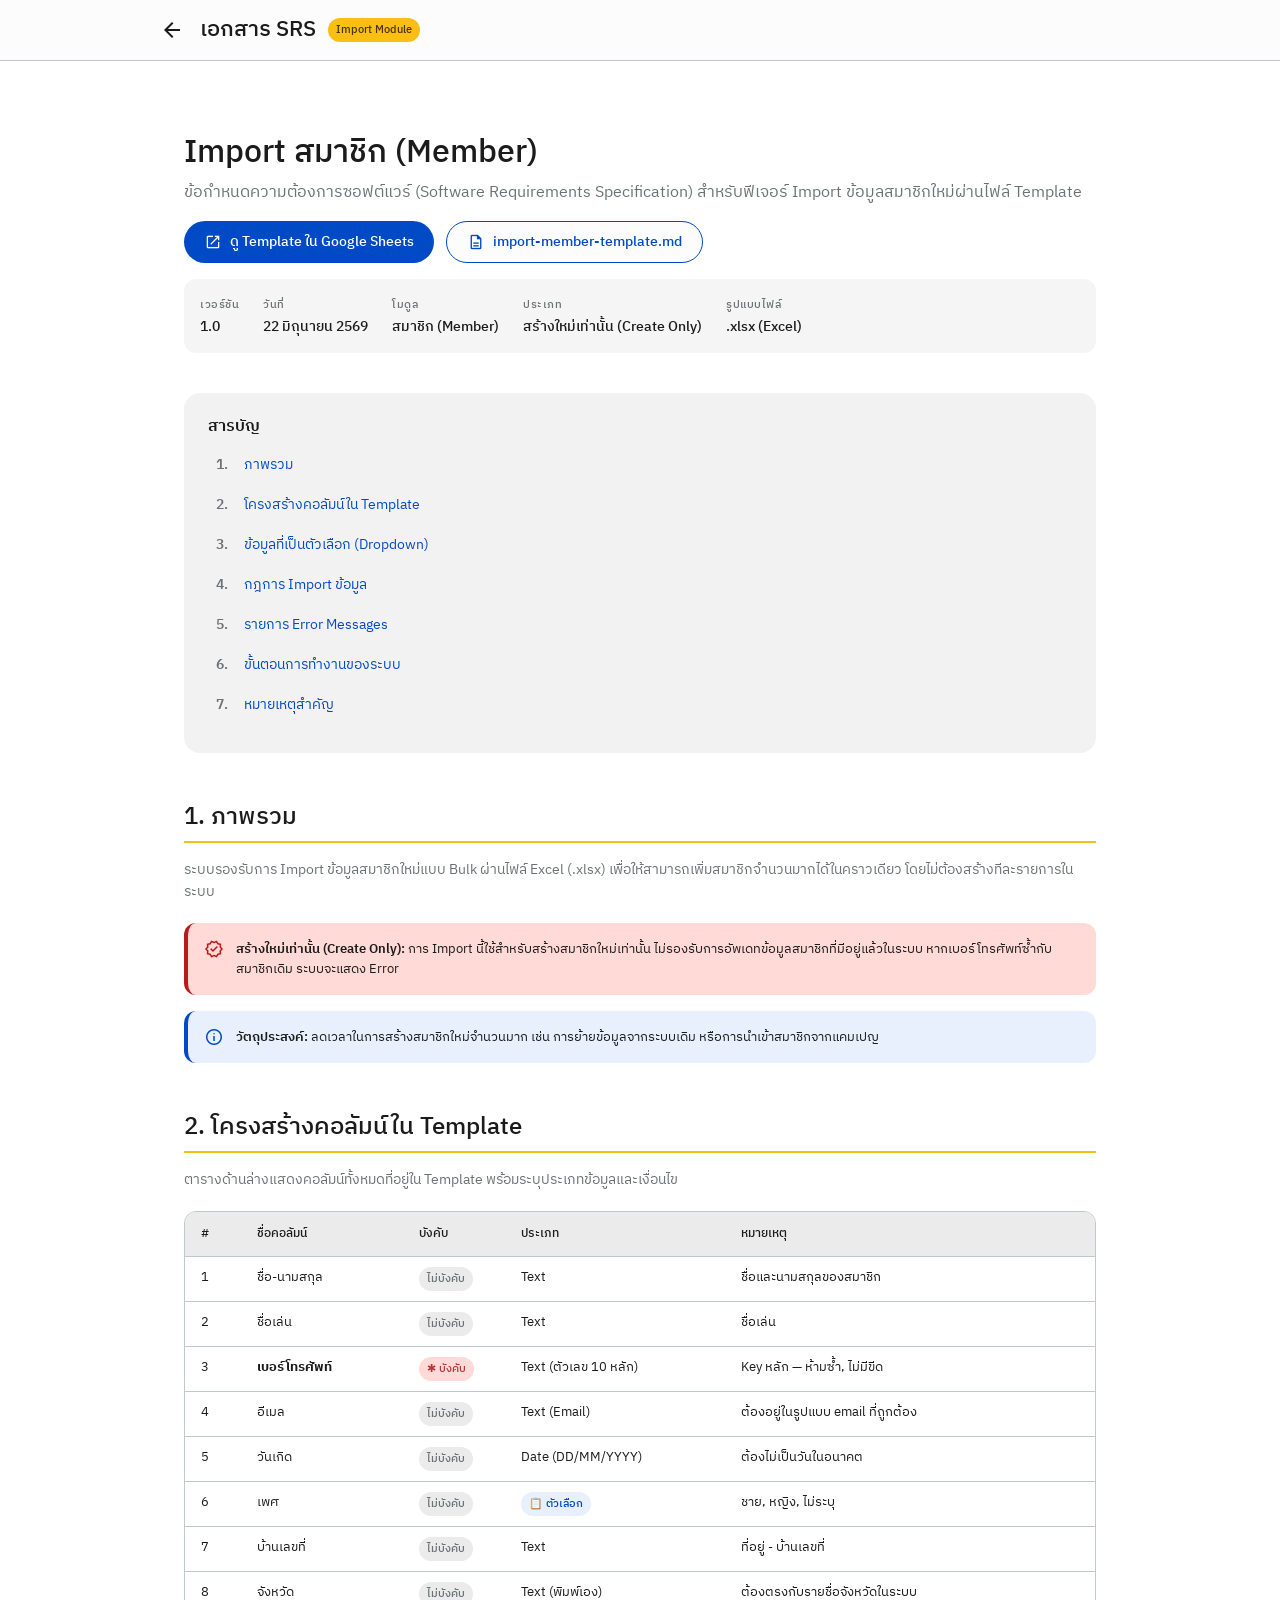
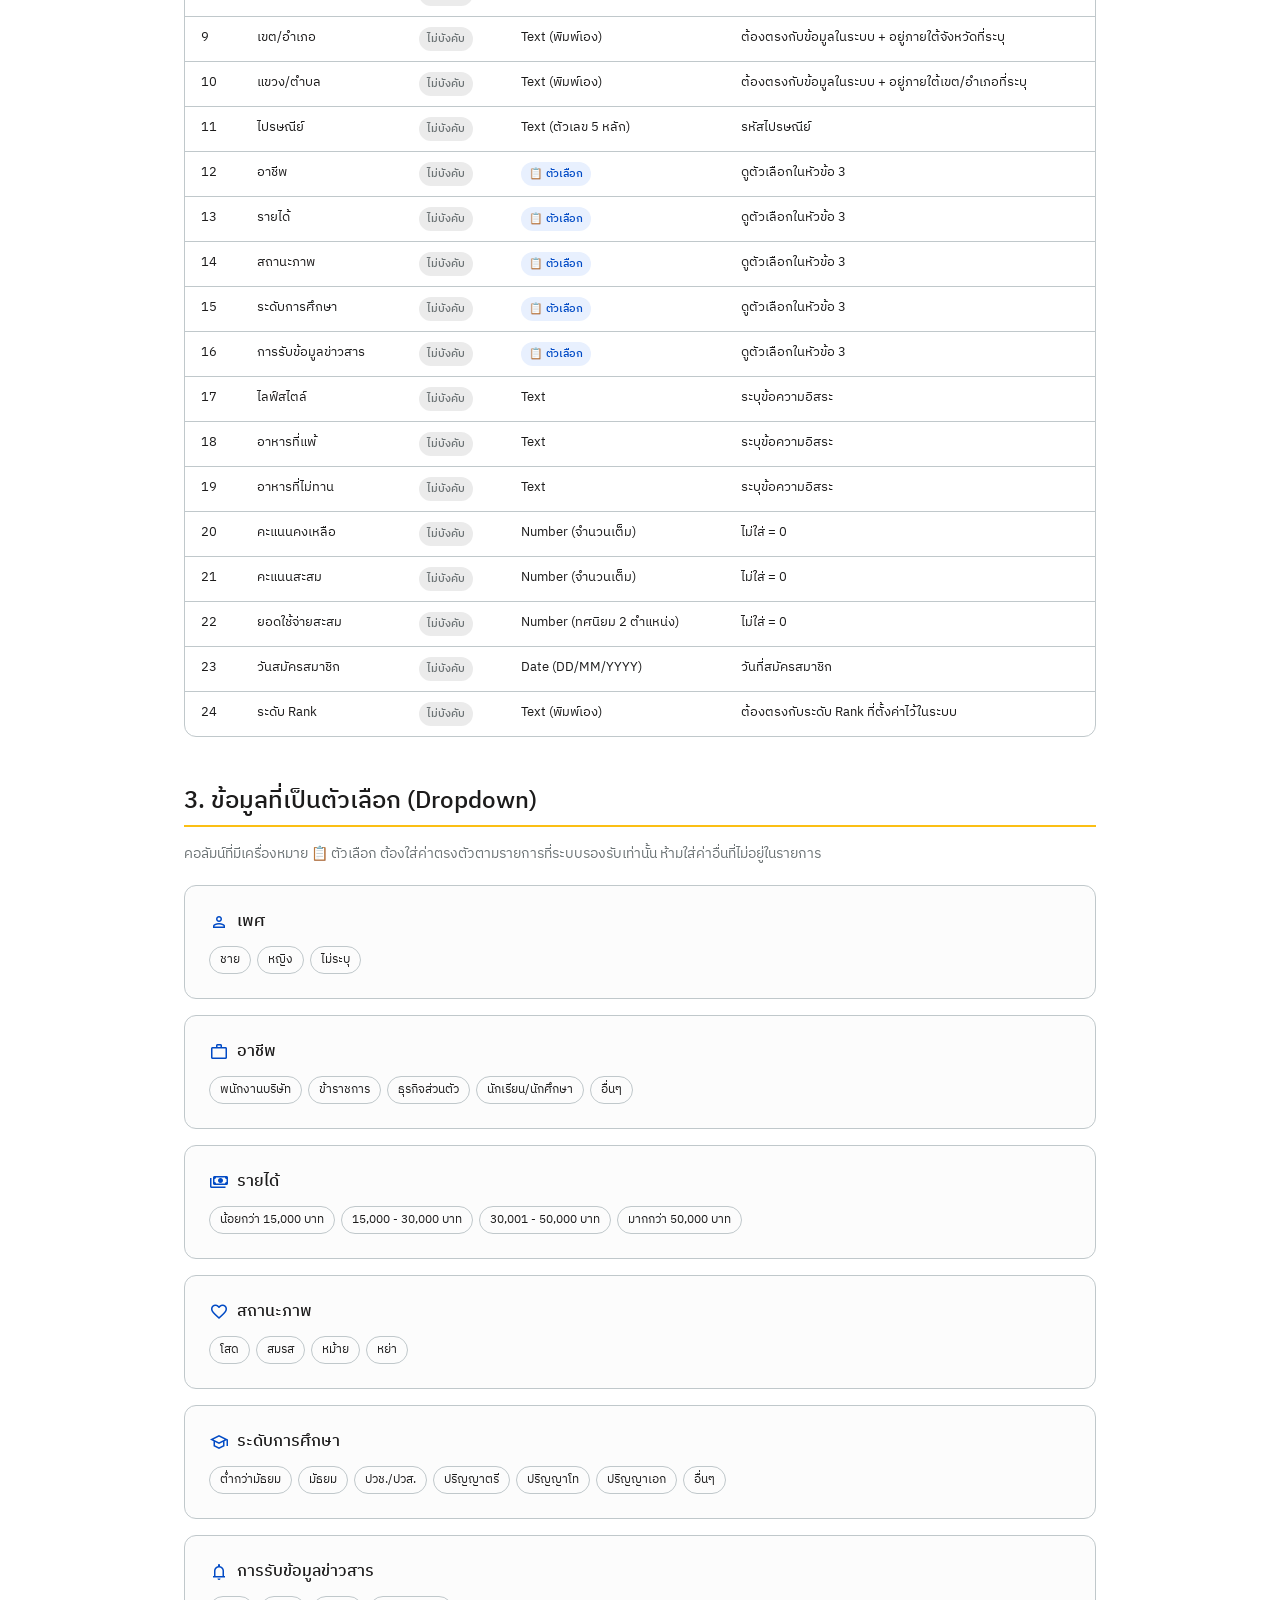
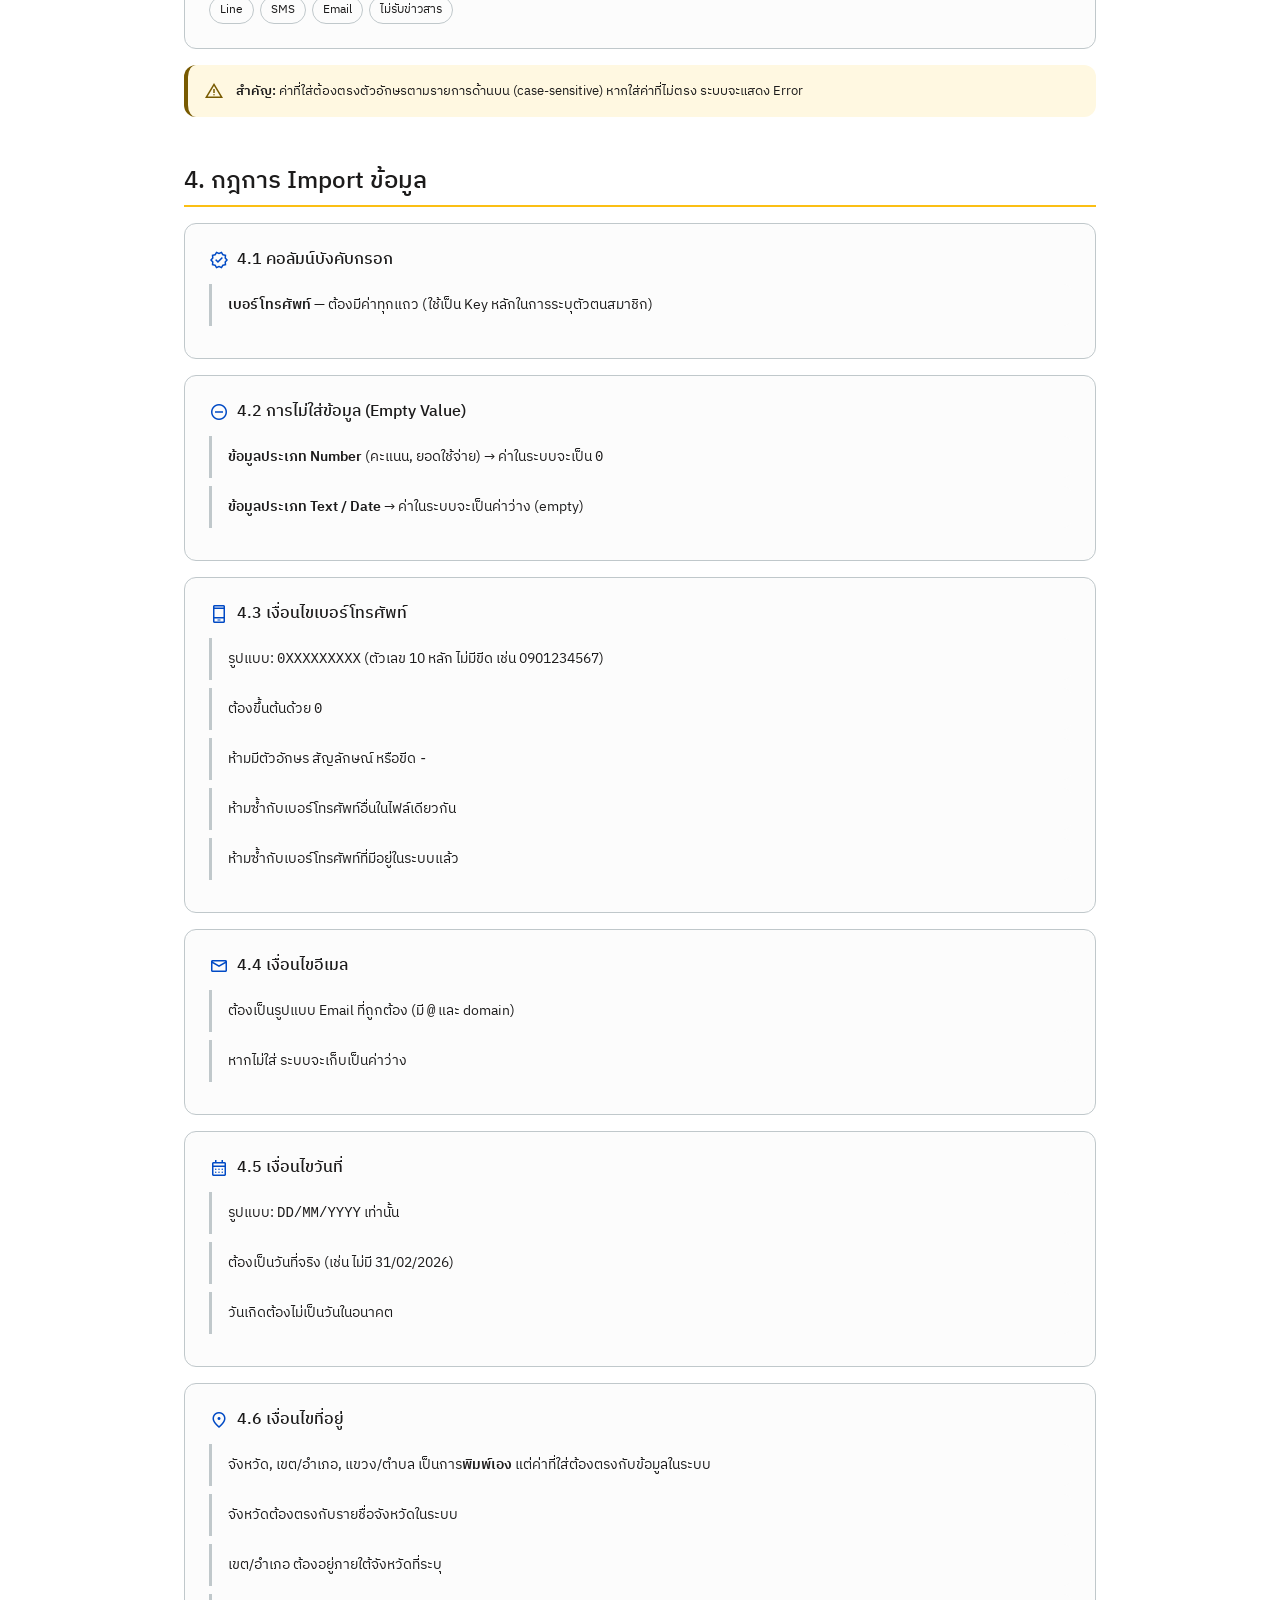
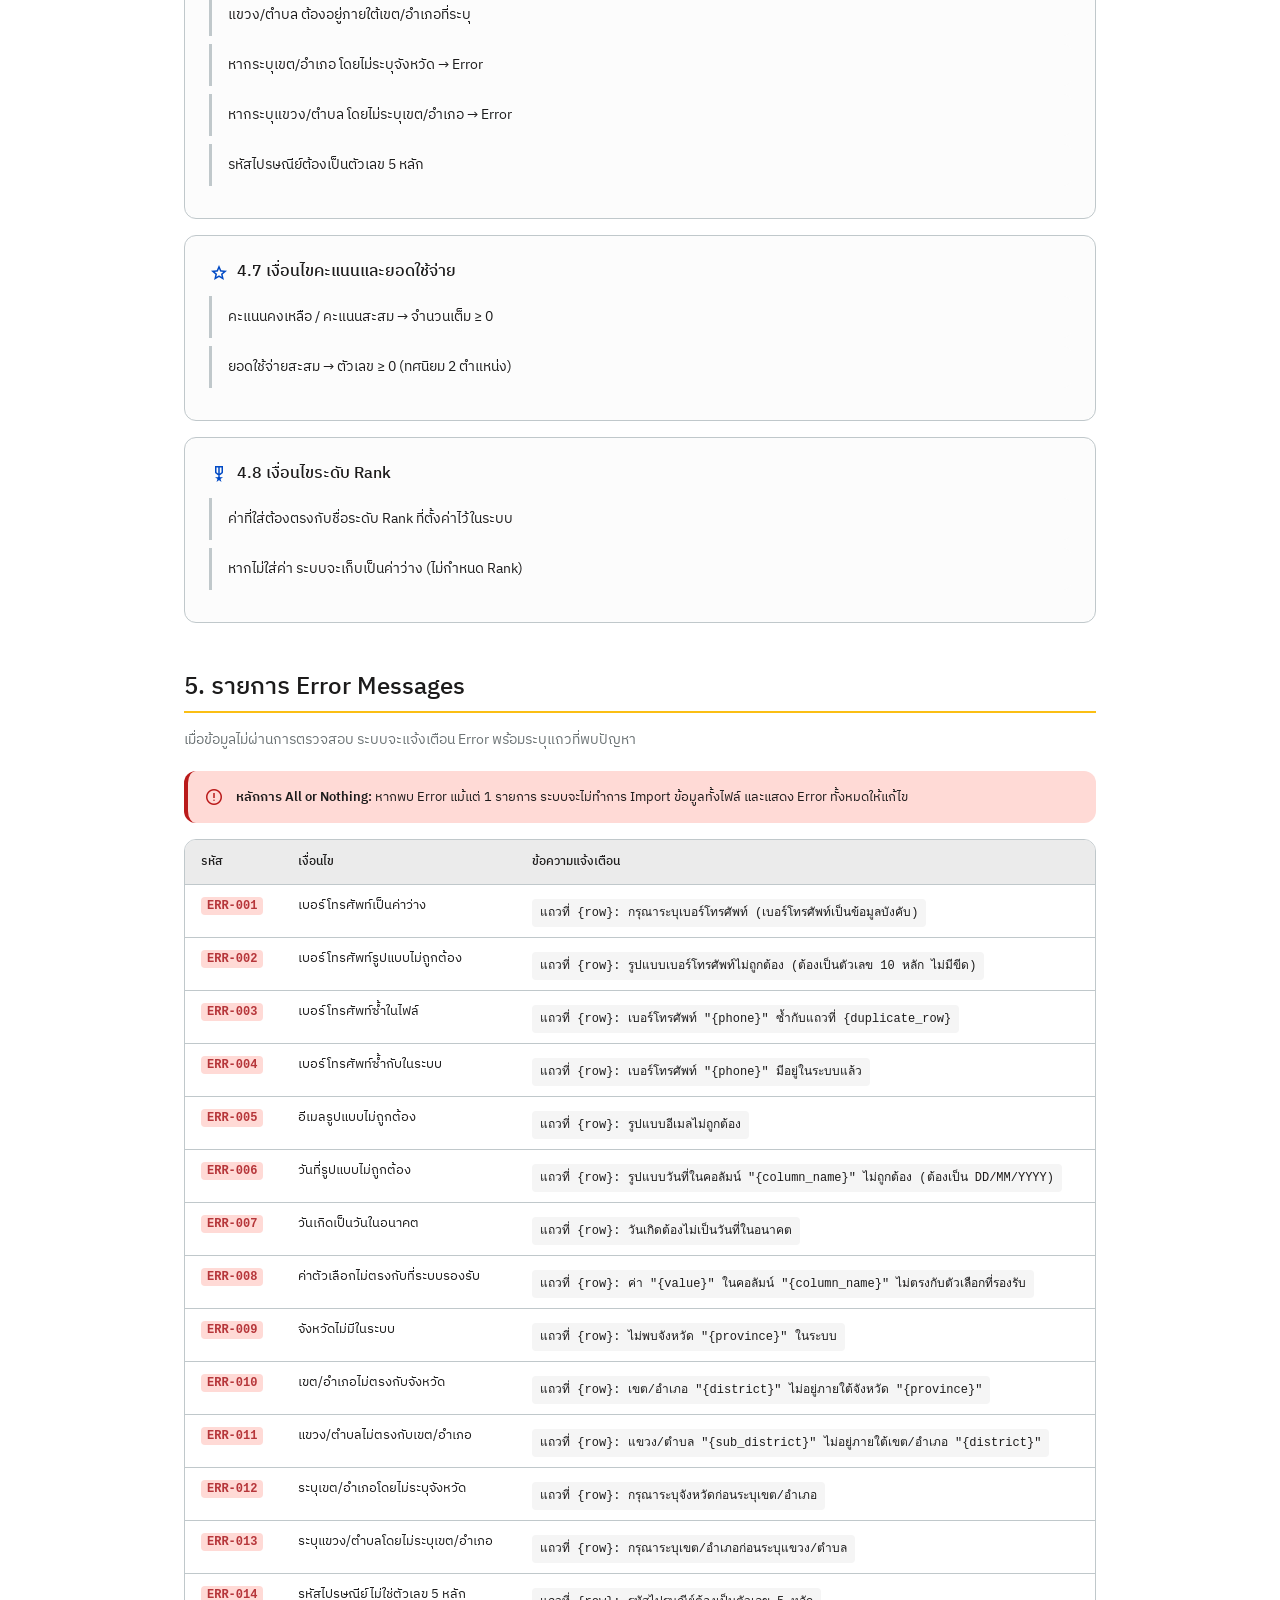
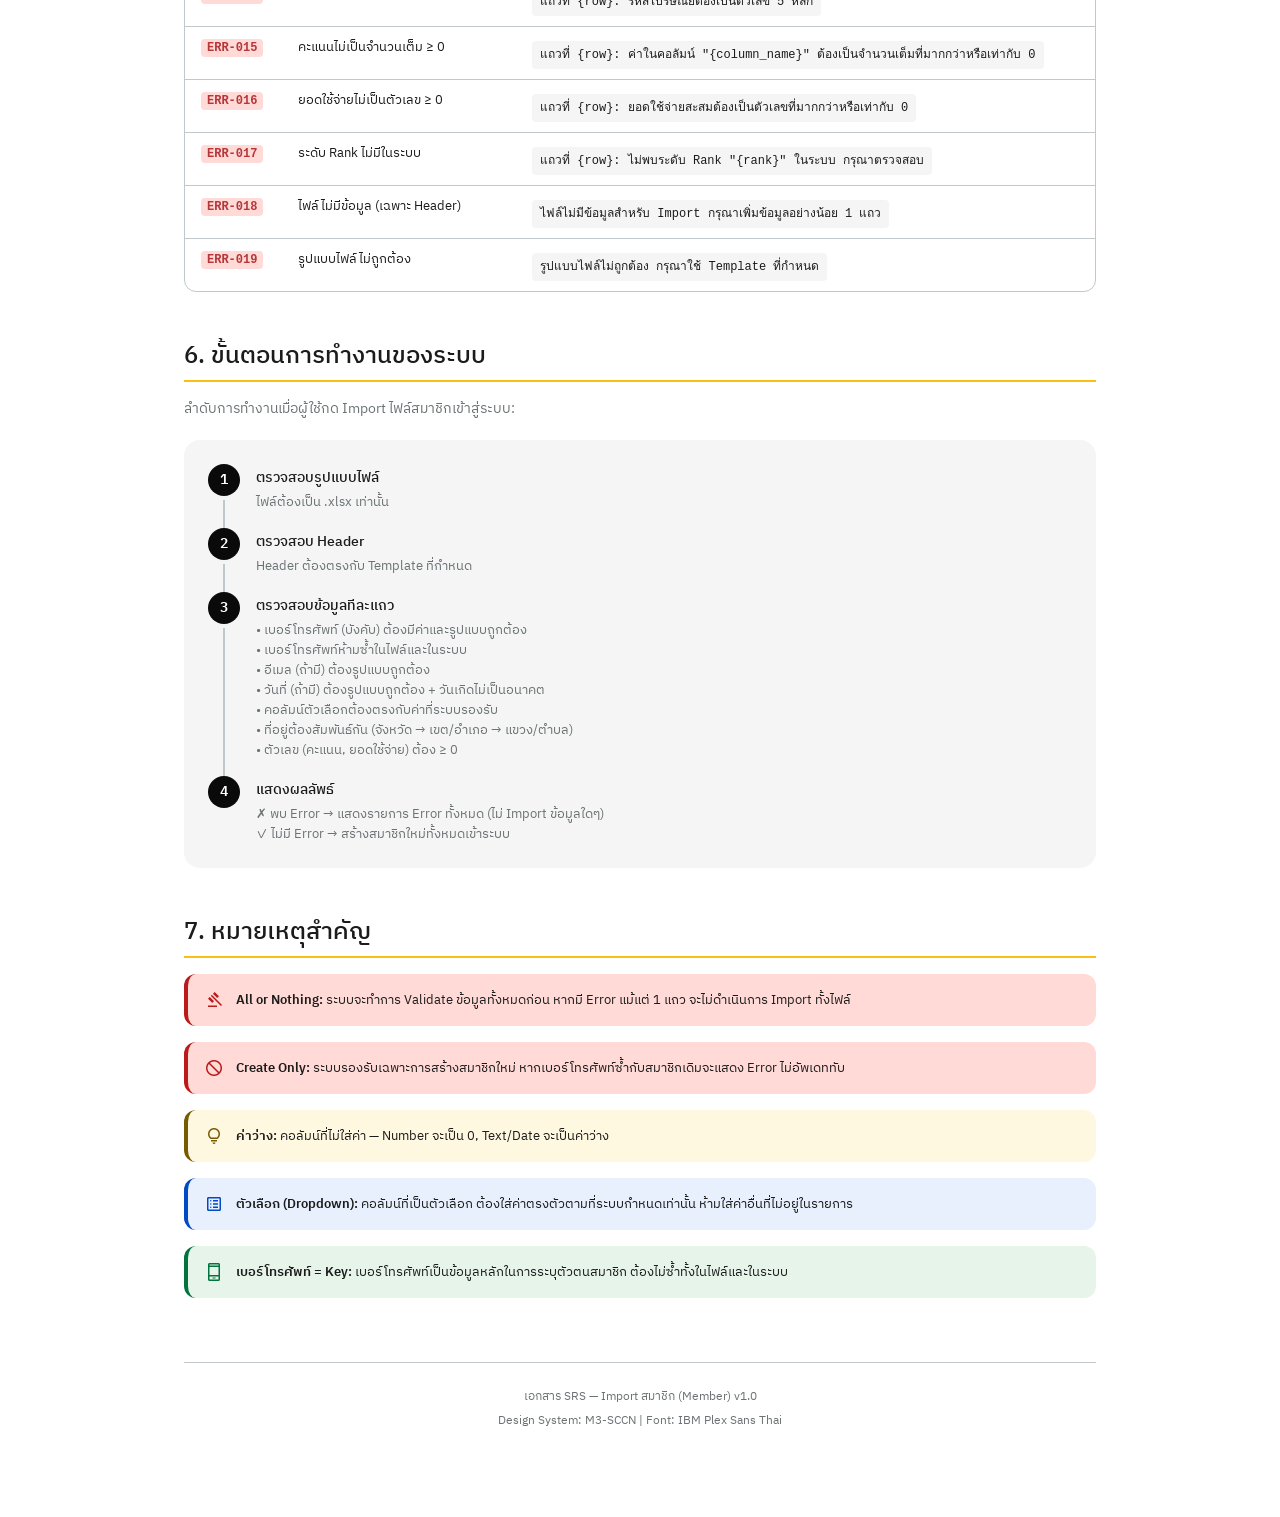
<file: import/import-member-template.html>
<!DOCTYPE html>
<html lang="th" data-theme="auto">
<head>
    <meta charset="UTF-8">
    <meta name="viewport" content="width=device-width, initial-scale=1.0">
    <title>SRS - Import สมาชิก</title>
    <link href="https://fonts.googleapis.com/css2?family=IBM+Plex+Sans+Thai:wght@300;400;500;600&display=swap" rel="stylesheet">
    <link href="https://fonts.googleapis.com/icon?family=Material+Symbols+Outlined" rel="stylesheet">
    <style>
        :root {
            --md-sys-color-primary: #0B0A0A;
            --md-sys-color-on-primary: #FFFFFF;
            --md-sys-color-secondary: #785A00;
            --md-sys-color-on-secondary: #FFFFFF;
            --md-sys-color-secondary-container: #FBBF14;
            --md-sys-color-on-secondary-container: #483400;
            --md-sys-color-tertiary: #014AC5;
            --md-sys-color-on-tertiary: #FFFFFF;
            --md-sys-color-error: #BA1A1A;
            --md-sys-color-on-error: #FFFFFF;
            --md-sys-color-error-container: #FFDAD6;
            --md-sys-color-on-error-container: #B6363A;
            --md-sys-color-background: #FFFFFF;
            --md-sys-color-on-background: #1C1B1B;
            --md-sys-color-surface: #FCFCFC;
            --md-sys-color-on-surface: #1C1B1B;
            --md-sys-color-surface-variant: #F5F5F5;
            --md-sys-color-on-surface-variant: #6B7274;
            --md-sys-color-outline: #747878;
            --md-sys-color-outline-variant: #C0C8CB;
            --md-sys-color-surface-container: #EBEBEB;
            --md-sys-color-surface-container-low: #F2F2F2;
            --md-sys-color-surface-container-high: #E5E5E5;
            --md-sys-color-on-success-variant: #00733F;
            --md-sys-color-on-error-variant: #BA1A1A;

            --md-sys-shape-corner-none: 0px;
            --md-sys-shape-corner-xs: 4px;
            --md-sys-shape-corner-sm: 8px;
            --md-sys-shape-corner-md: 12px;
            --md-sys-shape-corner-lg: 16px;
            --md-sys-shape-corner-xl: 24px;
            --md-sys-shape-corner-full: 1000px;
        }

        * { margin: 0; padding: 0; box-sizing: border-box; }

        body {
            font-family: 'IBM Plex Sans Thai', sans-serif;
            font-weight: 400;
            font-size: 14px;
            line-height: 20px;
            color: var(--md-sys-color-on-background);
            background-color: var(--md-sys-color-background);
        }
        .page-wrapper { max-width: 960px; margin: 0 auto; padding: 40px 24px 80px; }
        .app-bar {
            background-color: var(--md-sys-color-surface);
            border-bottom: 1px solid var(--md-sys-color-outline-variant);
            padding: 16px 24px; position: sticky; top: 0; z-index: 10;
        }
        .app-bar-content { max-width: 960px; margin: 0 auto; display: flex; align-items: center; gap: 12px; }
        .app-bar h1 { font-size: 22px; font-weight: 500; line-height: 28px; color: var(--md-sys-color-on-surface); }
        .app-bar .badge {
            background-color: var(--md-sys-color-secondary-container);
            color: var(--md-sys-color-on-secondary-container);
            font-size: 11px; font-weight: 500; padding: 2px 8px;
            border-radius: var(--md-sys-shape-corner-full);
        }
        .doc-meta { margin-top: 32px; margin-bottom: 40px; }
        .doc-meta .doc-title { font-size: 32px; font-weight: 500; line-height: 40px; color: var(--md-sys-color-on-surface); margin-bottom: 8px; }
        .doc-meta .doc-subtitle { font-size: 16px; font-weight: 400; line-height: 24px; color: var(--md-sys-color-on-surface-variant); margin-bottom: 16px; }
        .doc-meta-info {
            display: flex; gap: 24px; flex-wrap: wrap; padding: 16px;
            background-color: var(--md-sys-color-surface-variant);
            border-radius: var(--md-sys-shape-corner-md);
        }
        .doc-meta-info .meta-item { display: flex; flex-direction: column; gap: 2px; }
        .meta-item .meta-label { font-size: 11px; font-weight: 500; text-transform: uppercase; letter-spacing: 0.5px; color: var(--md-sys-color-on-surface-variant); }
        .meta-item .meta-value { font-size: 14px; font-weight: 500; color: var(--md-sys-color-on-surface); }

        .toc { background-color: var(--md-sys-color-surface-container-low); border-radius: var(--md-sys-shape-corner-lg); padding: 24px; margin-bottom: 48px; }
        .toc h2 { font-size: 16px; font-weight: 600; margin-bottom: 12px; color: var(--md-sys-color-on-surface); }
        .toc ol { list-style: none; counter-reset: toc-counter; }
        .toc ol li { counter-increment: toc-counter; margin-bottom: 8px; }
        .toc ol li a { font-size: 14px; color: var(--md-sys-color-tertiary); text-decoration: none; display: flex; align-items: center; gap: 8px; padding: 6px 8px; border-radius: var(--md-sys-shape-corner-sm); transition: background-color 0.2s; }
        .toc ol li a:hover { background-color: var(--md-sys-color-surface-container); }
        .toc ol li a::before { content: counter(toc-counter) "."; font-weight: 600; color: var(--md-sys-color-on-surface-variant); min-width: 20px; }

        .section { margin-bottom: 48px; }
        .section-title { font-size: 24px; font-weight: 500; line-height: 32px; color: var(--md-sys-color-on-surface); margin-bottom: 16px; padding-bottom: 8px; border-bottom: 2px solid var(--md-sys-color-secondary-container); }
        .section-description { font-size: 14px; line-height: 22px; color: var(--md-sys-color-on-surface-variant); margin-bottom: 20px; }

        .card { background-color: var(--md-sys-color-surface); border: 1px solid var(--md-sys-color-outline-variant); border-radius: var(--md-sys-shape-corner-md); padding: 24px; margin-bottom: 16px; }
        .card-title { font-size: 16px; font-weight: 500; line-height: 24px; color: var(--md-sys-color-on-surface); margin-bottom: 12px; display: flex; align-items: center; gap: 8px; }
        .card-title .material-symbols-outlined { font-size: 20px; color: var(--md-sys-color-tertiary); }

        .data-table-wrapper { overflow-x: auto; margin-bottom: 16px; border-radius: var(--md-sys-shape-corner-md); border: 1px solid var(--md-sys-color-outline-variant); }
        .data-table { width: 100%; border-collapse: collapse; font-size: 13px; }
        .data-table thead { background-color: var(--md-sys-color-surface-container); }
        .data-table th { font-weight: 500; font-size: 12px; text-align: left; padding: 12px 16px; color: var(--md-sys-color-on-surface); white-space: nowrap; }
        .data-table td { padding: 10px 16px; border-top: 1px solid var(--md-sys-color-outline-variant); color: var(--md-sys-color-on-surface); vertical-align: top; }
        .data-table tbody tr:hover { background-color: var(--md-sys-color-surface-variant); }
        .data-table .required-badge { display: inline-flex; align-items: center; gap: 4px; background-color: var(--md-sys-color-error-container); color: var(--md-sys-color-on-error-container); font-size: 11px; font-weight: 500; padding: 2px 8px; border-radius: var(--md-sys-shape-corner-full); }
        .data-table .optional-badge { display: inline-flex; align-items: center; gap: 4px; background-color: var(--md-sys-color-surface-container); color: var(--md-sys-color-on-surface-variant); font-size: 11px; font-weight: 500; padding: 2px 8px; border-radius: var(--md-sys-shape-corner-full); }
        .data-table .dropdown-badge { display: inline-flex; align-items: center; gap: 4px; background-color: #E8F0FE; color: var(--md-sys-color-tertiary); font-size: 11px; font-weight: 500; padding: 2px 8px; border-radius: var(--md-sys-shape-corner-full); }

        .callout { display: flex; gap: 12px; padding: 16px; border-radius: var(--md-sys-shape-corner-md); margin-bottom: 16px; }
        .callout-info { background-color: #E8F0FE; border-left: 4px solid var(--md-sys-color-tertiary); }
        .callout-warning { background-color: #FFF8E1; border-left: 4px solid var(--md-sys-color-secondary); }
        .callout-error { background-color: var(--md-sys-color-error-container); border-left: 4px solid var(--md-sys-color-error); }
        .callout-success { background-color: #E6F4EA; border-left: 4px solid var(--md-sys-color-on-success-variant); }
        .callout .callout-icon { font-size: 20px; flex-shrink: 0; }
        .callout-info .callout-icon { color: var(--md-sys-color-tertiary); }
        .callout-warning .callout-icon { color: var(--md-sys-color-secondary); }
        .callout-error .callout-icon { color: var(--md-sys-color-error); }
        .callout-success .callout-icon { color: var(--md-sys-color-on-success-variant); }
        .callout-content { font-size: 13px; line-height: 20px; color: var(--md-sys-color-on-surface); }
        .callout-content strong { font-weight: 600; }

        .rules-list { list-style: none; padding: 0; }
        .rules-list li { padding: 10px 16px; border-left: 3px solid var(--md-sys-color-outline-variant); margin-bottom: 8px; font-size: 14px; line-height: 22px; background-color: var(--md-sys-color-surface); border-radius: 0 var(--md-sys-shape-corner-sm) var(--md-sys-shape-corner-sm) 0; }
        .rules-list li strong { font-weight: 600; color: var(--md-sys-color-on-surface); }

        .error-code { font-family: monospace; font-size: 12px; font-weight: 600; background-color: var(--md-sys-color-error-container); color: var(--md-sys-color-on-error-container); padding: 2px 6px; border-radius: var(--md-sys-shape-corner-xs); }
        .error-message { font-family: monospace; font-size: 12px; background-color: var(--md-sys-color-surface-variant); padding: 4px 8px; border-radius: var(--md-sys-shape-corner-xs); display: inline-block; margin-top: 4px; word-break: break-all; }

        .flow-diagram { background-color: var(--md-sys-color-surface-variant); border-radius: var(--md-sys-shape-corner-lg); padding: 24px; margin-bottom: 16px; }
        .flow-step { display: flex; align-items: flex-start; gap: 16px; margin-bottom: 16px; position: relative; }
        .flow-step:last-child { margin-bottom: 0; }
        .flow-step-number { width: 32px; height: 32px; background-color: var(--md-sys-color-primary); color: var(--md-sys-color-on-primary); border-radius: 50%; display: flex; align-items: center; justify-content: center; font-size: 14px; font-weight: 600; flex-shrink: 0; }
        .flow-step-content { flex: 1; padding-top: 4px; }
        .flow-step-content h4 { font-size: 14px; font-weight: 500; margin-bottom: 4px; }
        .flow-step-content p { font-size: 13px; color: var(--md-sys-color-on-surface-variant); line-height: 20px; }
        .flow-connector { position: absolute; left: 15px; top: 36px; bottom: -16px; width: 2px; background-color: var(--md-sys-color-outline-variant); }

        .doc-footer { margin-top: 64px; padding-top: 24px; border-top: 1px solid var(--md-sys-color-outline-variant); text-align: center; color: var(--md-sys-color-on-surface-variant); font-size: 12px; }

        .dropdown-options { display: flex; flex-wrap: wrap; gap: 6px; margin-top: 6px; }
        .dropdown-chip { display: inline-flex; padding: 3px 10px; border-radius: var(--md-sys-shape-corner-full); font-size: 12px; font-weight: 400; border: 1px solid var(--md-sys-color-outline-variant); background: var(--md-sys-color-surface); color: var(--md-sys-color-on-surface); }

        /* Dark Mode */
        html[data-theme="dark"],
        html[data-theme="auto"][data-system-dark="true"] {
            --md-sys-color-primary: #CAC5C5;
            --md-sys-color-on-primary: #323030;
            --md-sys-color-secondary: #FFE2A7;
            --md-sys-color-secondary-container: #ECB200;
            --md-sys-color-on-secondary-container: #3C2B00;
            --md-sys-color-tertiary: #B4C5FF;
            --md-sys-color-on-tertiary: #002A77;
            --md-sys-color-error: #FFB4AB;
            --md-sys-color-error-container: #93000A;
            --md-sys-color-on-error-container: #FFDAD6;
            --md-sys-color-background: #141313;
            --md-sys-color-on-background: #E6E2E1;
            --md-sys-color-surface: #141313;
            --md-sys-color-on-surface: #E6E2E1;
            --md-sys-color-surface-variant: #2B2A2A;
            --md-sys-color-on-surface-variant: #C0C8CB;
            --md-sys-color-outline: #8A9295;
            --md-sys-color-outline-variant: #3F4849;
            --md-sys-color-surface-container: #201F1F;
            --md-sys-color-surface-container-low: #1C1B1B;
            --md-sys-color-surface-container-high: #2B2A2A;
            --md-sys-color-on-success-variant: #6DD99E;
            --md-sys-color-on-error-variant: #FFB4AB;
        }
    </style>
</head>
<body>

    <header class="app-bar">
        <div class="app-bar-content">
            <a href="./" style="display: inline-flex; align-items: center; text-decoration: none; color: var(--md-sys-color-on-surface); margin-right: 4px;">
                <span class="material-symbols-outlined" style="font-size: 24px;">arrow_back</span>
            </a>
            <h1>เอกสาร SRS</h1>
            <span class="badge">Import Module</span>
        </div>
    </header>

    <main class="page-wrapper">

        <!-- Document Meta -->
        <section class="doc-meta">
            <h2 class="doc-title">Import สมาชิก (Member)</h2>
            <p class="doc-subtitle">ข้อกำหนดความต้องการซอฟต์แวร์ (Software Requirements Specification) สำหรับฟีเจอร์ Import ข้อมูลสมาชิกใหม่ผ่านไฟล์ Template</p>
            <div style="display: flex; gap: 12px; flex-wrap: wrap; margin-bottom: 16px;">
                <a href="https://docs.google.com/spreadsheets/d/1H6xCwXTl8Tjgo4tM3azAyF5MyzCMO5LgfNk0V9LEONM/edit?gid=908023845#gid=908023845" target="_blank" style="display: inline-flex; align-items: center; gap: 8px; padding: 10px 20px; background-color: var(--md-sys-color-tertiary); color: var(--md-sys-color-on-tertiary); border-radius: var(--md-sys-shape-corner-full); text-decoration: none; font-size: 14px; font-weight: 500; transition: opacity 0.2s;">
                    <span class="material-symbols-outlined" style="font-size: 18px;">open_in_new</span>
                    ดู Template ใน Google Sheets
                </a>
                <a href="import-member-template.md" target="_blank" style="display: inline-flex; align-items: center; gap: 8px; padding: 10px 20px; background-color: var(--md-sys-color-surface); color: var(--md-sys-color-tertiary); border: 1px solid var(--md-sys-color-tertiary); border-radius: var(--md-sys-shape-corner-full); text-decoration: none; font-size: 14px; font-weight: 500; transition: opacity 0.2s;">
                    <span class="material-symbols-outlined" style="font-size: 18px;">description</span>
                    import-member-template.md
                </a>
            </div>
            <div class="doc-meta-info">
                <div class="meta-item">
                    <span class="meta-label">เวอร์ชัน</span>
                    <span class="meta-value">1.0</span>
                </div>
                <div class="meta-item">
                    <span class="meta-label">วันที่</span>
                    <span class="meta-value">22 มิถุนายน 2569</span>
                </div>
                <div class="meta-item">
                    <span class="meta-label">โมดูล</span>
                    <span class="meta-value">สมาชิก (Member)</span>
                </div>
                <div class="meta-item">
                    <span class="meta-label">ประเภท</span>
                    <span class="meta-value">สร้างใหม่เท่านั้น (Create Only)</span>
                </div>
                <div class="meta-item">
                    <span class="meta-label">รูปแบบไฟล์</span>
                    <span class="meta-value">.xlsx (Excel)</span>
                </div>
            </div>
        </section>

        <!-- Table of Contents -->
        <nav class="toc">
            <h2>สารบัญ</h2>
            <ol>
                <li><a href="#overview">ภาพรวม</a></li>
                <li><a href="#columns">โครงสร้างคอลัมน์ใน Template</a></li>
                <li><a href="#dropdowns">ข้อมูลที่เป็นตัวเลือก (Dropdown)</a></li>
                <li><a href="#rules">กฎการ Import ข้อมูล</a></li>
                <li><a href="#errors">รายการ Error Messages</a></li>
                <li><a href="#flow">ขั้นตอนการทำงานของระบบ</a></li>
                <li><a href="#notes">หมายเหตุสำคัญ</a></li>
            </ol>
        </nav>

        <!-- Section 1: Overview -->
        <section id="overview" class="section">
            <h2 class="section-title">1. ภาพรวม</h2>
            <p class="section-description">
                ระบบรองรับการ Import ข้อมูลสมาชิกใหม่แบบ Bulk ผ่านไฟล์ Excel (.xlsx)
                เพื่อให้สามารถเพิ่มสมาชิกจำนวนมากได้ในคราวเดียว โดยไม่ต้องสร้างทีละรายการในระบบ
            </p>
            <div class="callout callout-error">
                <span class="material-symbols-outlined callout-icon">new_releases</span>
                <div class="callout-content">
                    <strong>สร้างใหม่เท่านั้น (Create Only):</strong> การ Import นี้ใช้สำหรับสร้างสมาชิกใหม่เท่านั้น ไม่รองรับการอัพเดทข้อมูลสมาชิกที่มีอยู่แล้วในระบบ หากเบอร์โทรศัพท์ซ้ำกับสมาชิกเดิม ระบบจะแสดง Error
                </div>
            </div>
            <div class="callout callout-info">
                <span class="material-symbols-outlined callout-icon">info</span>
                <div class="callout-content">
                    <strong>วัตถุประสงค์:</strong> ลดเวลาในการสร้างสมาชิกใหม่จำนวนมาก เช่น การย้ายข้อมูลจากระบบเดิม หรือการนำเข้าสมาชิกจากแคมเปญ
                </div>
            </div>
        </section>

        <!-- Section 2: Column Structure -->
        <section id="columns" class="section">
            <h2 class="section-title">2. โครงสร้างคอลัมน์ใน Template</h2>
            <p class="section-description">ตารางด้านล่างแสดงคอลัมน์ทั้งหมดที่อยู่ใน Template พร้อมระบุประเภทข้อมูลและเงื่อนไข</p>
            <div class="data-table-wrapper">
                <table class="data-table">
                    <thead>
                        <tr>
                            <th>#</th>
                            <th>ชื่อคอลัมน์</th>
                            <th>บังคับ</th>
                            <th>ประเภท</th>
                            <th>หมายเหตุ</th>
                        </tr>
                    </thead>
                    <tbody>
                        <tr>
                            <td>1</td>
                            <td>ชื่อ-นามสกุล</td>
                            <td><span class="optional-badge">ไม่บังคับ</span></td>
                            <td>Text</td>
                            <td>ชื่อและนามสกุลของสมาชิก</td>
                        </tr>
                        <tr>
                            <td>2</td>
                            <td>ชื่อเล่น</td>
                            <td><span class="optional-badge">ไม่บังคับ</span></td>
                            <td>Text</td>
                            <td>ชื่อเล่น</td>
                        </tr>
                        <tr>
                            <td>3</td>
                            <td><strong>เบอร์โทรศัพท์</strong></td>
                            <td><span class="required-badge">✱ บังคับ</span></td>
                            <td>Text (ตัวเลข 10 หลัก)</td>
                            <td>Key หลัก — ห้ามซ้ำ, ไม่มีขีด</td>
                        </tr>
                        <tr>
                            <td>4</td>
                            <td>อีเมล</td>
                            <td><span class="optional-badge">ไม่บังคับ</span></td>
                            <td>Text (Email)</td>
                            <td>ต้องอยู่ในรูปแบบ email ที่ถูกต้อง</td>
                        </tr>
                        <tr>
                            <td>5</td>
                            <td>วันเกิด</td>
                            <td><span class="optional-badge">ไม่บังคับ</span></td>
                            <td>Date (DD/MM/YYYY)</td>
                            <td>ต้องไม่เป็นวันในอนาคต</td>
                        </tr>
                        <tr>
                            <td>6</td>
                            <td>เพศ</td>
                            <td><span class="optional-badge">ไม่บังคับ</span></td>
                            <td><span class="dropdown-badge">📋 ตัวเลือก</span></td>
                            <td>ชาย, หญิง, ไม่ระบุ</td>
                        </tr>
                        <tr>
                            <td>7</td>
                            <td>บ้านเลขที่</td>
                            <td><span class="optional-badge">ไม่บังคับ</span></td>
                            <td>Text</td>
                            <td>ที่อยู่ - บ้านเลขที่</td>
                        </tr>
                        <tr>
                            <td>8</td>
                            <td>จังหวัด</td>
                            <td><span class="optional-badge">ไม่บังคับ</span></td>
                            <td>Text (พิมพ์เอง)</td>
                            <td>ต้องตรงกับรายชื่อจังหวัดในระบบ</td>
                        </tr>
                        <tr>
                            <td>9</td>
                            <td>เขต/อำเภอ</td>
                            <td><span class="optional-badge">ไม่บังคับ</span></td>
                            <td>Text (พิมพ์เอง)</td>
                            <td>ต้องตรงกับข้อมูลในระบบ + อยู่ภายใต้จังหวัดที่ระบุ</td>
                        </tr>
                        <tr>
                            <td>10</td>
                            <td>แขวง/ตำบล</td>
                            <td><span class="optional-badge">ไม่บังคับ</span></td>
                            <td>Text (พิมพ์เอง)</td>
                            <td>ต้องตรงกับข้อมูลในระบบ + อยู่ภายใต้เขต/อำเภอที่ระบุ</td>
                        </tr>
                        <tr>
                            <td>11</td>
                            <td>ไปรษณีย์</td>
                            <td><span class="optional-badge">ไม่บังคับ</span></td>
                            <td>Text (ตัวเลข 5 หลัก)</td>
                            <td>รหัสไปรษณีย์</td>
                        </tr>
                        <tr>
                            <td>12</td>
                            <td>อาชีพ</td>
                            <td><span class="optional-badge">ไม่บังคับ</span></td>
                            <td><span class="dropdown-badge">📋 ตัวเลือก</span></td>
                            <td>ดูตัวเลือกในหัวข้อ 3</td>
                        </tr>
                        <tr>
                            <td>13</td>
                            <td>รายได้</td>
                            <td><span class="optional-badge">ไม่บังคับ</span></td>
                            <td><span class="dropdown-badge">📋 ตัวเลือก</span></td>
                            <td>ดูตัวเลือกในหัวข้อ 3</td>
                        </tr>
                        <tr>
                            <td>14</td>
                            <td>สถานะภาพ</td>
                            <td><span class="optional-badge">ไม่บังคับ</span></td>
                            <td><span class="dropdown-badge">📋 ตัวเลือก</span></td>
                            <td>ดูตัวเลือกในหัวข้อ 3</td>
                        </tr>
                        <tr>
                            <td>15</td>
                            <td>ระดับการศึกษา</td>
                            <td><span class="optional-badge">ไม่บังคับ</span></td>
                            <td><span class="dropdown-badge">📋 ตัวเลือก</span></td>
                            <td>ดูตัวเลือกในหัวข้อ 3</td>
                        </tr>
                        <tr>
                            <td>16</td>
                            <td>การรับข้อมูลข่าวสาร</td>
                            <td><span class="optional-badge">ไม่บังคับ</span></td>
                            <td><span class="dropdown-badge">📋 ตัวเลือก</span></td>
                            <td>ดูตัวเลือกในหัวข้อ 3</td>
                        </tr>
                        <tr>
                            <td>17</td>
                            <td>ไลฟ์สไตล์</td>
                            <td><span class="optional-badge">ไม่บังคับ</span></td>
                            <td>Text</td>
                            <td>ระบุข้อความอิสระ</td>
                        </tr>
                        <tr>
                            <td>18</td>
                            <td>อาหารที่แพ้</td>
                            <td><span class="optional-badge">ไม่บังคับ</span></td>
                            <td>Text</td>
                            <td>ระบุข้อความอิสระ</td>
                        </tr>
                        <tr>
                            <td>19</td>
                            <td>อาหารที่ไม่ทาน</td>
                            <td><span class="optional-badge">ไม่บังคับ</span></td>
                            <td>Text</td>
                            <td>ระบุข้อความอิสระ</td>
                        </tr>
                        <tr>
                            <td>20</td>
                            <td>คะแนนคงเหลือ</td>
                            <td><span class="optional-badge">ไม่บังคับ</span></td>
                            <td>Number (จำนวนเต็ม)</td>
                            <td>ไม่ใส่ = 0</td>
                        </tr>
                        <tr>
                            <td>21</td>
                            <td>คะแนนสะสม</td>
                            <td><span class="optional-badge">ไม่บังคับ</span></td>
                            <td>Number (จำนวนเต็ม)</td>
                            <td>ไม่ใส่ = 0</td>
                        </tr>
                        <tr>
                            <td>22</td>
                            <td>ยอดใช้จ่ายสะสม</td>
                            <td><span class="optional-badge">ไม่บังคับ</span></td>
                            <td>Number (ทศนิยม 2 ตำแหน่ง)</td>
                            <td>ไม่ใส่ = 0</td>
                        </tr>
                        <tr>
                            <td>23</td>
                            <td>วันสมัครสมาชิก</td>
                            <td><span class="optional-badge">ไม่บังคับ</span></td>
                            <td>Date (DD/MM/YYYY)</td>
                            <td>วันที่สมัครสมาชิก</td>
                        </tr>
                        <tr>
                            <td>24</td>
                            <td>ระดับ Rank</td>
                            <td><span class="optional-badge">ไม่บังคับ</span></td>
                            <td>Text (พิมพ์เอง)</td>
                            <td>ต้องตรงกับระดับ Rank ที่ตั้งค่าไว้ในระบบ</td>
                        </tr>
                    </tbody>
                </table>
            </div>
        </section>

        <!-- Section 3: Dropdown Values -->
        <section id="dropdowns" class="section">
            <h2 class="section-title">3. ข้อมูลที่เป็นตัวเลือก (Dropdown)</h2>
            <p class="section-description">
                คอลัมน์ที่มีเครื่องหมาย <span class="dropdown-badge">📋 ตัวเลือก</span> ต้องใส่ค่าตรงตัวตามรายการที่ระบบรองรับเท่านั้น ห้ามใส่ค่าอื่นที่ไม่อยู่ในรายการ
            </p>

            <div class="card">
                <h3 class="card-title">
                    <span class="material-symbols-outlined">person</span>
                    เพศ
                </h3>
                <div class="dropdown-options">
                    <span class="dropdown-chip">ชาย</span>
                    <span class="dropdown-chip">หญิง</span>
                    <span class="dropdown-chip">ไม่ระบุ</span>
                </div>
            </div>

            <div class="card">
                <h3 class="card-title">
                    <span class="material-symbols-outlined">work</span>
                    อาชีพ
                </h3>
                <div class="dropdown-options">
                    <span class="dropdown-chip">พนักงานบริษัท</span>
                    <span class="dropdown-chip">ข้าราชการ</span>
                    <span class="dropdown-chip">ธุรกิจส่วนตัว</span>
                    <span class="dropdown-chip">นักเรียน/นักศึกษา</span>
                    <span class="dropdown-chip">อื่นๆ</span>
                </div>
            </div>

            <div class="card">
                <h3 class="card-title">
                    <span class="material-symbols-outlined">payments</span>
                    รายได้
                </h3>
                <div class="dropdown-options">
                    <span class="dropdown-chip">น้อยกว่า 15,000 บาท</span>
                    <span class="dropdown-chip">15,000 - 30,000 บาท</span>
                    <span class="dropdown-chip">30,001 - 50,000 บาท</span>
                    <span class="dropdown-chip">มากกว่า 50,000 บาท</span>
                </div>
            </div>

            <div class="card">
                <h3 class="card-title">
                    <span class="material-symbols-outlined">favorite</span>
                    สถานะภาพ
                </h3>
                <div class="dropdown-options">
                    <span class="dropdown-chip">โสด</span>
                    <span class="dropdown-chip">สมรส</span>
                    <span class="dropdown-chip">หม้าย</span>
                    <span class="dropdown-chip">หย่า</span>
                </div>
            </div>

            <div class="card">
                <h3 class="card-title">
                    <span class="material-symbols-outlined">school</span>
                    ระดับการศึกษา
                </h3>
                <div class="dropdown-options">
                    <span class="dropdown-chip">ต่ำกว่ามัธยม</span>
                    <span class="dropdown-chip">มัธยม</span>
                    <span class="dropdown-chip">ปวช./ปวส.</span>
                    <span class="dropdown-chip">ปริญญาตรี</span>
                    <span class="dropdown-chip">ปริญญาโท</span>
                    <span class="dropdown-chip">ปริญญาเอก</span>
                    <span class="dropdown-chip">อื่นๆ</span>
                </div>
            </div>

            <div class="card">
                <h3 class="card-title">
                    <span class="material-symbols-outlined">notifications</span>
                    การรับข้อมูลข่าวสาร
                </h3>
                <div class="dropdown-options">
                    <span class="dropdown-chip">Line</span>
                    <span class="dropdown-chip">SMS</span>
                    <span class="dropdown-chip">Email</span>
                    <span class="dropdown-chip">ไม่รับข่าวสาร</span>
                </div>
            </div>

            <div class="callout callout-warning">
                <span class="material-symbols-outlined callout-icon">warning</span>
                <div class="callout-content">
                    <strong>สำคัญ:</strong> ค่าที่ใส่ต้องตรงตัวอักษรตามรายการด้านบน (case-sensitive) หากใส่ค่าที่ไม่ตรง ระบบจะแสดง Error
                </div>
            </div>
        </section>

        <!-- Section 4: Rules -->
        <section id="rules" class="section">
            <h2 class="section-title">4. กฎการ Import ข้อมูล</h2>

            <div class="card">
                <h3 class="card-title">
                    <span class="material-symbols-outlined">verified</span>
                    4.1 คอลัมน์บังคับกรอก
                </h3>
                <ul class="rules-list">
                    <li><strong>เบอร์โทรศัพท์</strong> — ต้องมีค่าทุกแถว (ใช้เป็น Key หลักในการระบุตัวตนสมาชิก)</li>
                </ul>
            </div>

            <div class="card">
                <h3 class="card-title">
                    <span class="material-symbols-outlined">remove_circle_outline</span>
                    4.2 การไม่ใส่ข้อมูล (Empty Value)
                </h3>
                <ul class="rules-list">
                    <li><strong>ข้อมูลประเภท Number</strong> (คะแนน, ยอดใช้จ่าย) → ค่าในระบบจะเป็น <code>0</code></li>
                    <li><strong>ข้อมูลประเภท Text / Date</strong> → ค่าในระบบจะเป็นค่าว่าง (empty)</li>
                </ul>
            </div>

            <div class="card">
                <h3 class="card-title">
                    <span class="material-symbols-outlined">phone_android</span>
                    4.3 เงื่อนไขเบอร์โทรศัพท์
                </h3>
                <ul class="rules-list">
                    <li>รูปแบบ: <code>0XXXXXXXXX</code> (ตัวเลข 10 หลัก ไม่มีขีด เช่น 0901234567)</li>
                    <li>ต้องขึ้นต้นด้วย <code>0</code></li>
                    <li>ห้ามมีตัวอักษร สัญลักษณ์ หรือขีด <code>-</code></li>
                    <li>ห้ามซ้ำกับเบอร์โทรศัพท์อื่นในไฟล์เดียวกัน</li>
                    <li>ห้ามซ้ำกับเบอร์โทรศัพท์ที่มีอยู่ในระบบแล้ว</li>
                </ul>
            </div>

            <div class="card">
                <h3 class="card-title">
                    <span class="material-symbols-outlined">mail</span>
                    4.4 เงื่อนไขอีเมล
                </h3>
                <ul class="rules-list">
                    <li>ต้องเป็นรูปแบบ Email ที่ถูกต้อง (มี <code>@</code> และ domain)</li>
                    <li>หากไม่ใส่ ระบบจะเก็บเป็นค่าว่าง</li>
                </ul>
            </div>

            <div class="card">
                <h3 class="card-title">
                    <span class="material-symbols-outlined">calendar_month</span>
                    4.5 เงื่อนไขวันที่
                </h3>
                <ul class="rules-list">
                    <li>รูปแบบ: <code>DD/MM/YYYY</code> เท่านั้น</li>
                    <li>ต้องเป็นวันที่จริง (เช่น ไม่มี 31/02/2026)</li>
                    <li>วันเกิดต้องไม่เป็นวันในอนาคต</li>
                </ul>
            </div>

            <div class="card">
                <h3 class="card-title">
                    <span class="material-symbols-outlined">location_on</span>
                    4.6 เงื่อนไขที่อยู่
                </h3>
                <ul class="rules-list">
                    <li>จังหวัด, เขต/อำเภอ, แขวง/ตำบล เป็นการ<strong>พิมพ์เอง</strong> แต่ค่าที่ใส่ต้องตรงกับข้อมูลในระบบ</li>
                    <li>จังหวัดต้องตรงกับรายชื่อจังหวัดในระบบ</li>
                    <li>เขต/อำเภอ ต้องอยู่ภายใต้จังหวัดที่ระบุ</li>
                    <li>แขวง/ตำบล ต้องอยู่ภายใต้เขต/อำเภอที่ระบุ</li>
                    <li>หากระบุเขต/อำเภอ โดยไม่ระบุจังหวัด → Error</li>
                    <li>หากระบุแขวง/ตำบล โดยไม่ระบุเขต/อำเภอ → Error</li>
                    <li>รหัสไปรษณีย์ต้องเป็นตัวเลข 5 หลัก</li>
                </ul>
            </div>

            <div class="card">
                <h3 class="card-title">
                    <span class="material-symbols-outlined">star</span>
                    4.7 เงื่อนไขคะแนนและยอดใช้จ่าย
                </h3>
                <ul class="rules-list">
                    <li>คะแนนคงเหลือ / คะแนนสะสม → จำนวนเต็ม ≥ 0</li>
                    <li>ยอดใช้จ่ายสะสม → ตัวเลข ≥ 0 (ทศนิยม 2 ตำแหน่ง)</li>
                </ul>
            </div>

            <div class="card">
                <h3 class="card-title">
                    <span class="material-symbols-outlined">military_tech</span>
                    4.8 เงื่อนไขระดับ Rank
                </h3>
                <ul class="rules-list">
                    <li>ค่าที่ใส่ต้องตรงกับชื่อระดับ Rank ที่ตั้งค่าไว้ในระบบ</li>
                    <li>หากไม่ใส่ค่า ระบบจะเก็บเป็นค่าว่าง (ไม่กำหนด Rank)</li>
                </ul>
            </div>
        </section>

        <!-- Section 5: Error Messages -->
        <section id="errors" class="section">
            <h2 class="section-title">5. รายการ Error Messages</h2>
            <p class="section-description">เมื่อข้อมูลไม่ผ่านการตรวจสอบ ระบบจะแจ้งเตือน Error พร้อมระบุแถวที่พบปัญหา</p>
            <div class="callout callout-error">
                <span class="material-symbols-outlined callout-icon">error</span>
                <div class="callout-content">
                    <strong>หลักการ All or Nothing:</strong> หากพบ Error แม้แต่ 1 รายการ ระบบจะไม่ทำการ Import ข้อมูลทั้งไฟล์ และแสดง Error ทั้งหมดให้แก้ไข
                </div>
            </div>
            <div class="data-table-wrapper">
                <table class="data-table">
                    <thead>
                        <tr>
                            <th>รหัส</th>
                            <th>เงื่อนไข</th>
                            <th>ข้อความแจ้งเตือน</th>
                        </tr>
                    </thead>
                    <tbody>
                        <tr>
                            <td><span class="error-code">ERR-001</span></td>
                            <td>เบอร์โทรศัพท์เป็นค่าว่าง</td>
                            <td><span class="error-message">แถวที่ {row}: กรุณาระบุเบอร์โทรศัพท์ (เบอร์โทรศัพท์เป็นข้อมูลบังคับ)</span></td>
                        </tr>
                        <tr>
                            <td><span class="error-code">ERR-002</span></td>
                            <td>เบอร์โทรศัพท์รูปแบบไม่ถูกต้อง</td>
                            <td><span class="error-message">แถวที่ {row}: รูปแบบเบอร์โทรศัพท์ไม่ถูกต้อง (ต้องเป็นตัวเลข 10 หลัก ไม่มีขีด)</span></td>
                        </tr>
                        <tr>
                            <td><span class="error-code">ERR-003</span></td>
                            <td>เบอร์โทรศัพท์ซ้ำในไฟล์</td>
                            <td><span class="error-message">แถวที่ {row}: เบอร์โทรศัพท์ "{phone}" ซ้ำกับแถวที่ {duplicate_row}</span></td>
                        </tr>
                        <tr>
                            <td><span class="error-code">ERR-004</span></td>
                            <td>เบอร์โทรศัพท์ซ้ำกับในระบบ</td>
                            <td><span class="error-message">แถวที่ {row}: เบอร์โทรศัพท์ "{phone}" มีอยู่ในระบบแล้ว</span></td>
                        </tr>
                        <tr>
                            <td><span class="error-code">ERR-005</span></td>
                            <td>อีเมลรูปแบบไม่ถูกต้อง</td>
                            <td><span class="error-message">แถวที่ {row}: รูปแบบอีเมลไม่ถูกต้อง</span></td>
                        </tr>
                        <tr>
                            <td><span class="error-code">ERR-006</span></td>
                            <td>วันที่รูปแบบไม่ถูกต้อง</td>
                            <td><span class="error-message">แถวที่ {row}: รูปแบบวันที่ในคอลัมน์ "{column_name}" ไม่ถูกต้อง (ต้องเป็น DD/MM/YYYY)</span></td>
                        </tr>
                        <tr>
                            <td><span class="error-code">ERR-007</span></td>
                            <td>วันเกิดเป็นวันในอนาคต</td>
                            <td><span class="error-message">แถวที่ {row}: วันเกิดต้องไม่เป็นวันที่ในอนาคต</span></td>
                        </tr>
                        <tr>
                            <td><span class="error-code">ERR-008</span></td>
                            <td>ค่าตัวเลือกไม่ตรงกับที่ระบบรองรับ</td>
                            <td><span class="error-message">แถวที่ {row}: ค่า "{value}" ในคอลัมน์ "{column_name}" ไม่ตรงกับตัวเลือกที่รองรับ</span></td>
                        </tr>
                        <tr>
                            <td><span class="error-code">ERR-009</span></td>
                            <td>จังหวัดไม่มีในระบบ</td>
                            <td><span class="error-message">แถวที่ {row}: ไม่พบจังหวัด "{province}" ในระบบ</span></td>
                        </tr>
                        <tr>
                            <td><span class="error-code">ERR-010</span></td>
                            <td>เขต/อำเภอไม่ตรงกับจังหวัด</td>
                            <td><span class="error-message">แถวที่ {row}: เขต/อำเภอ "{district}" ไม่อยู่ภายใต้จังหวัด "{province}"</span></td>
                        </tr>
                        <tr>
                            <td><span class="error-code">ERR-011</span></td>
                            <td>แขวง/ตำบลไม่ตรงกับเขต/อำเภอ</td>
                            <td><span class="error-message">แถวที่ {row}: แขวง/ตำบล "{sub_district}" ไม่อยู่ภายใต้เขต/อำเภอ "{district}"</span></td>
                        </tr>
                        <tr>
                            <td><span class="error-code">ERR-012</span></td>
                            <td>ระบุเขต/อำเภอโดยไม่ระบุจังหวัด</td>
                            <td><span class="error-message">แถวที่ {row}: กรุณาระบุจังหวัดก่อนระบุเขต/อำเภอ</span></td>
                        </tr>
                        <tr>
                            <td><span class="error-code">ERR-013</span></td>
                            <td>ระบุแขวง/ตำบลโดยไม่ระบุเขต/อำเภอ</td>
                            <td><span class="error-message">แถวที่ {row}: กรุณาระบุเขต/อำเภอก่อนระบุแขวง/ตำบล</span></td>
                        </tr>
                        <tr>
                            <td><span class="error-code">ERR-014</span></td>
                            <td>รหัสไปรษณีย์ไม่ใช่ตัวเลข 5 หลัก</td>
                            <td><span class="error-message">แถวที่ {row}: รหัสไปรษณีย์ต้องเป็นตัวเลข 5 หลัก</span></td>
                        </tr>
                        <tr>
                            <td><span class="error-code">ERR-015</span></td>
                            <td>คะแนนไม่เป็นจำนวนเต็ม ≥ 0</td>
                            <td><span class="error-message">แถวที่ {row}: ค่าในคอลัมน์ "{column_name}" ต้องเป็นจำนวนเต็มที่มากกว่าหรือเท่ากับ 0</span></td>
                        </tr>
                        <tr>
                            <td><span class="error-code">ERR-016</span></td>
                            <td>ยอดใช้จ่ายไม่เป็นตัวเลข ≥ 0</td>
                            <td><span class="error-message">แถวที่ {row}: ยอดใช้จ่ายสะสมต้องเป็นตัวเลขที่มากกว่าหรือเท่ากับ 0</span></td>
                        </tr>
                        <tr>
                            <td><span class="error-code">ERR-017</span></td>
                            <td>ระดับ Rank ไม่มีในระบบ</td>
                            <td><span class="error-message">แถวที่ {row}: ไม่พบระดับ Rank "{rank}" ในระบบ กรุณาตรวจสอบ</span></td>
                        </tr>
                        <tr>
                            <td><span class="error-code">ERR-018</span></td>
                            <td>ไฟล์ไม่มีข้อมูล (เฉพาะ Header)</td>
                            <td><span class="error-message">ไฟล์ไม่มีข้อมูลสำหรับ Import กรุณาเพิ่มข้อมูลอย่างน้อย 1 แถว</span></td>
                        </tr>
                        <tr>
                            <td><span class="error-code">ERR-019</span></td>
                            <td>รูปแบบไฟล์ไม่ถูกต้อง</td>
                            <td><span class="error-message">รูปแบบไฟล์ไม่ถูกต้อง กรุณาใช้ Template ที่กำหนด</span></td>
                        </tr>
                    </tbody>
                </table>
            </div>
        </section>

        <!-- Section 6: Flow -->
        <section id="flow" class="section">
            <h2 class="section-title">6. ขั้นตอนการทำงานของระบบ</h2>
            <p class="section-description">ลำดับการทำงานเมื่อผู้ใช้กด Import ไฟล์สมาชิกเข้าสู่ระบบ:</p>
            <div class="flow-diagram">
                <div class="flow-step">
                    <div class="flow-step-number">1</div>
                    <div class="flow-step-content">
                        <h4>ตรวจสอบรูปแบบไฟล์</h4>
                        <p>ไฟล์ต้องเป็น .xlsx เท่านั้น</p>
                    </div>
                    <div class="flow-connector"></div>
                </div>
                <div class="flow-step">
                    <div class="flow-step-number">2</div>
                    <div class="flow-step-content">
                        <h4>ตรวจสอบ Header</h4>
                        <p>Header ต้องตรงกับ Template ที่กำหนด</p>
                    </div>
                    <div class="flow-connector"></div>
                </div>
                <div class="flow-step">
                    <div class="flow-step-number">3</div>
                    <div class="flow-step-content">
                        <h4>ตรวจสอบข้อมูลทีละแถว</h4>
                        <p>
                            • เบอร์โทรศัพท์ (บังคับ) ต้องมีค่าและรูปแบบถูกต้อง<br>
                            • เบอร์โทรศัพท์ห้ามซ้ำในไฟล์และในระบบ<br>
                            • อีเมล (ถ้ามี) ต้องรูปแบบถูกต้อง<br>
                            • วันที่ (ถ้ามี) ต้องรูปแบบถูกต้อง + วันเกิดไม่เป็นอนาคต<br>
                            • คอลัมน์ตัวเลือกต้องตรงกับค่าที่ระบบรองรับ<br>
                            • ที่อยู่ต้องสัมพันธ์กัน (จังหวัด → เขต/อำเภอ → แขวง/ตำบล)<br>
                            • ตัวเลข (คะแนน, ยอดใช้จ่าย) ต้อง ≥ 0
                        </p>
                    </div>
                    <div class="flow-connector"></div>
                </div>
                <div class="flow-step">
                    <div class="flow-step-number">4</div>
                    <div class="flow-step-content">
                        <h4>แสดงผลลัพธ์</h4>
                        <p>
                            ✗ พบ Error → แสดงรายการ Error ทั้งหมด (ไม่ Import ข้อมูลใดๆ)<br>
                            ✓ ไม่มี Error → สร้างสมาชิกใหม่ทั้งหมดเข้าระบบ
                        </p>
                    </div>
                </div>
            </div>
        </section>

        <!-- Section 7: Notes -->
        <section id="notes" class="section">
            <h2 class="section-title">7. หมายเหตุสำคัญ</h2>
            <div class="callout callout-error">
                <span class="material-symbols-outlined callout-icon">gavel</span>
                <div class="callout-content">
                    <strong>All or Nothing:</strong> ระบบจะทำการ Validate ข้อมูลทั้งหมดก่อน หากมี Error แม้แต่ 1 แถว จะไม่ดำเนินการ Import ทั้งไฟล์
                </div>
            </div>
            <div class="callout callout-error">
                <span class="material-symbols-outlined callout-icon">block</span>
                <div class="callout-content">
                    <strong>Create Only:</strong> ระบบรองรับเฉพาะการสร้างสมาชิกใหม่ หากเบอร์โทรศัพท์ซ้ำกับสมาชิกเดิมจะแสดง Error ไม่อัพเดททับ
                </div>
            </div>
            <div class="callout callout-warning">
                <span class="material-symbols-outlined callout-icon">lightbulb</span>
                <div class="callout-content">
                    <strong>ค่าว่าง:</strong> คอลัมน์ที่ไม่ใส่ค่า — Number จะเป็น 0, Text/Date จะเป็นค่าว่าง
                </div>
            </div>
            <div class="callout callout-info">
                <span class="material-symbols-outlined callout-icon">list_alt</span>
                <div class="callout-content">
                    <strong>ตัวเลือก (Dropdown):</strong> คอลัมน์ที่เป็นตัวเลือก ต้องใส่ค่าตรงตัวตามที่ระบบกำหนดเท่านั้น ห้ามใส่ค่าอื่นที่ไม่อยู่ในรายการ
                </div>
            </div>
            <div class="callout callout-success">
                <span class="material-symbols-outlined callout-icon">phone_android</span>
                <div class="callout-content">
                    <strong>เบอร์โทรศัพท์ = Key:</strong> เบอร์โทรศัพท์เป็นข้อมูลหลักในการระบุตัวตนสมาชิก ต้องไม่ซ้ำทั้งในไฟล์และในระบบ
                </div>
            </div>
        </section>

        <!-- Footer -->
        <footer class="doc-footer">
            <p>เอกสาร SRS — Import สมาชิก (Member) v1.0</p>
            <p style="margin-top:4px">Design System: M3-SCCN | Font: IBM Plex Sans Thai</p>
        </footer>

    </main>

<script src="../assets/theme.js"></script>
</body>
</html>
</file>
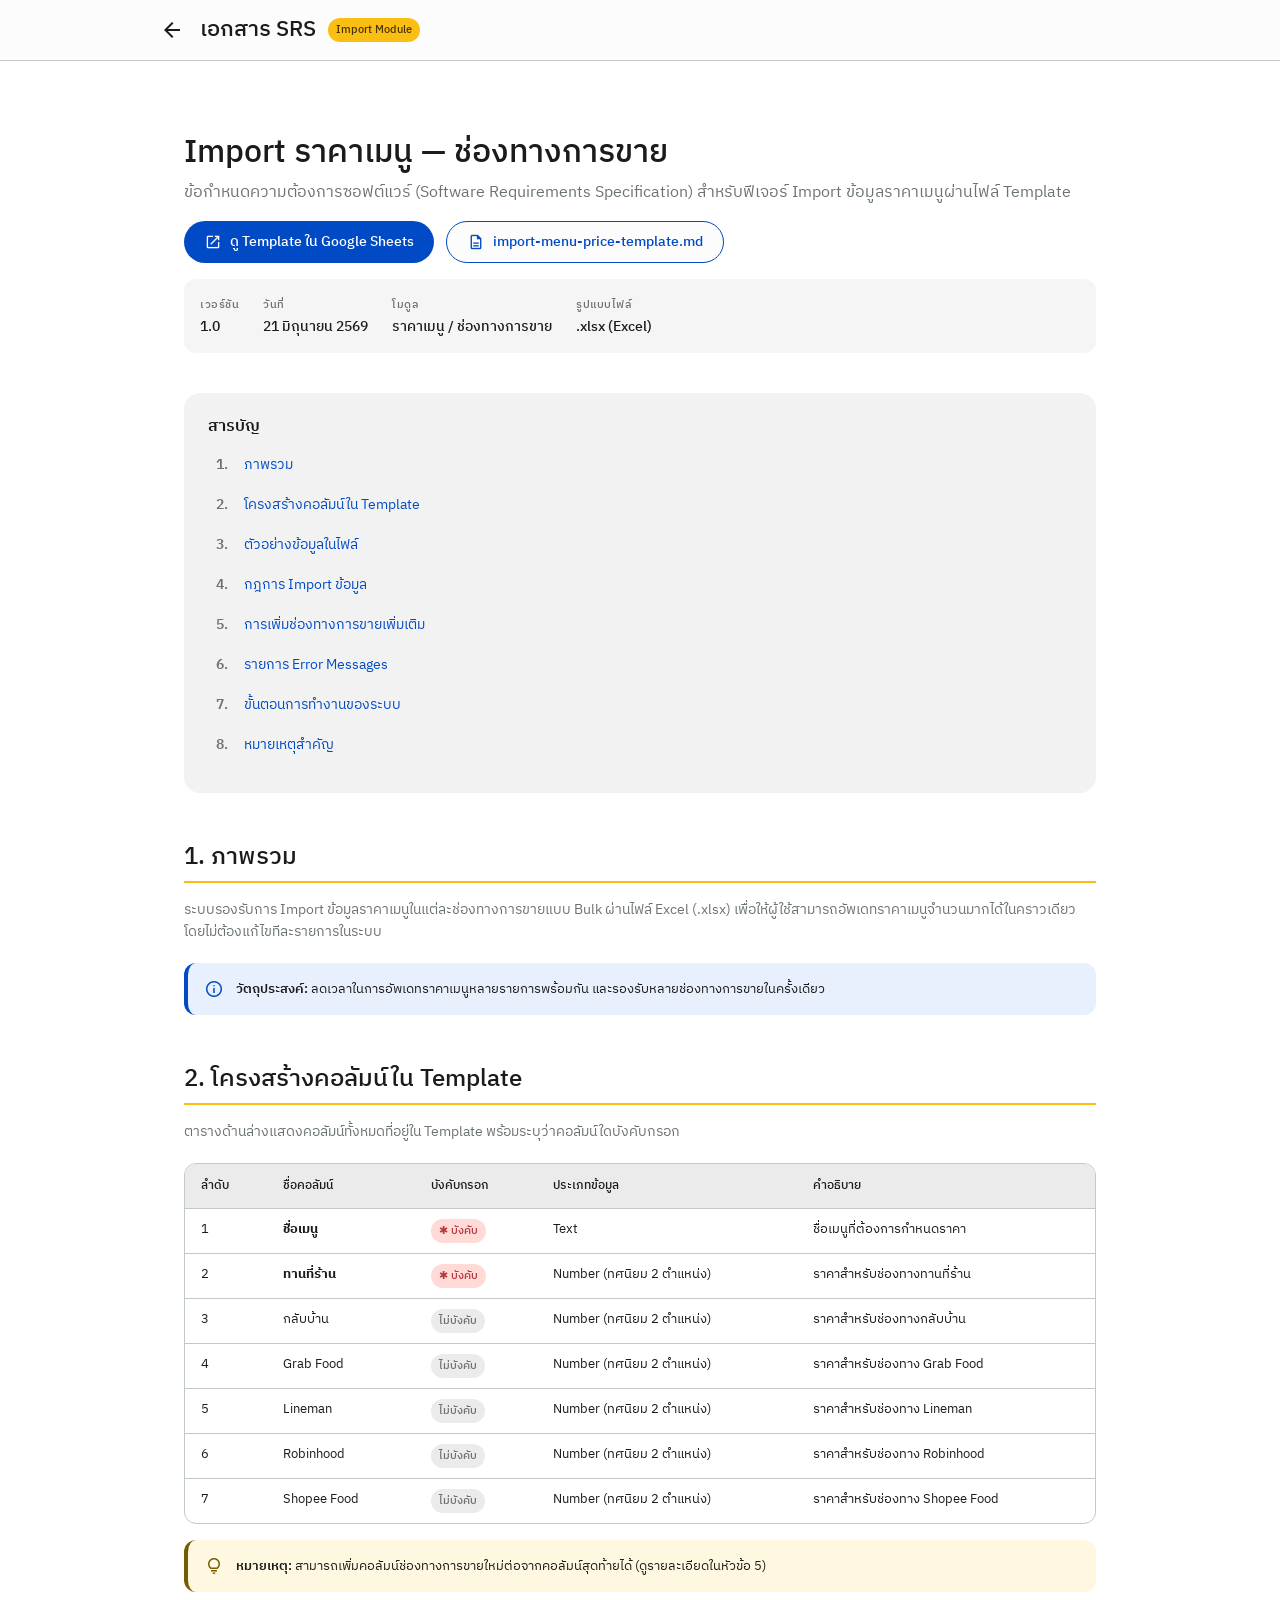
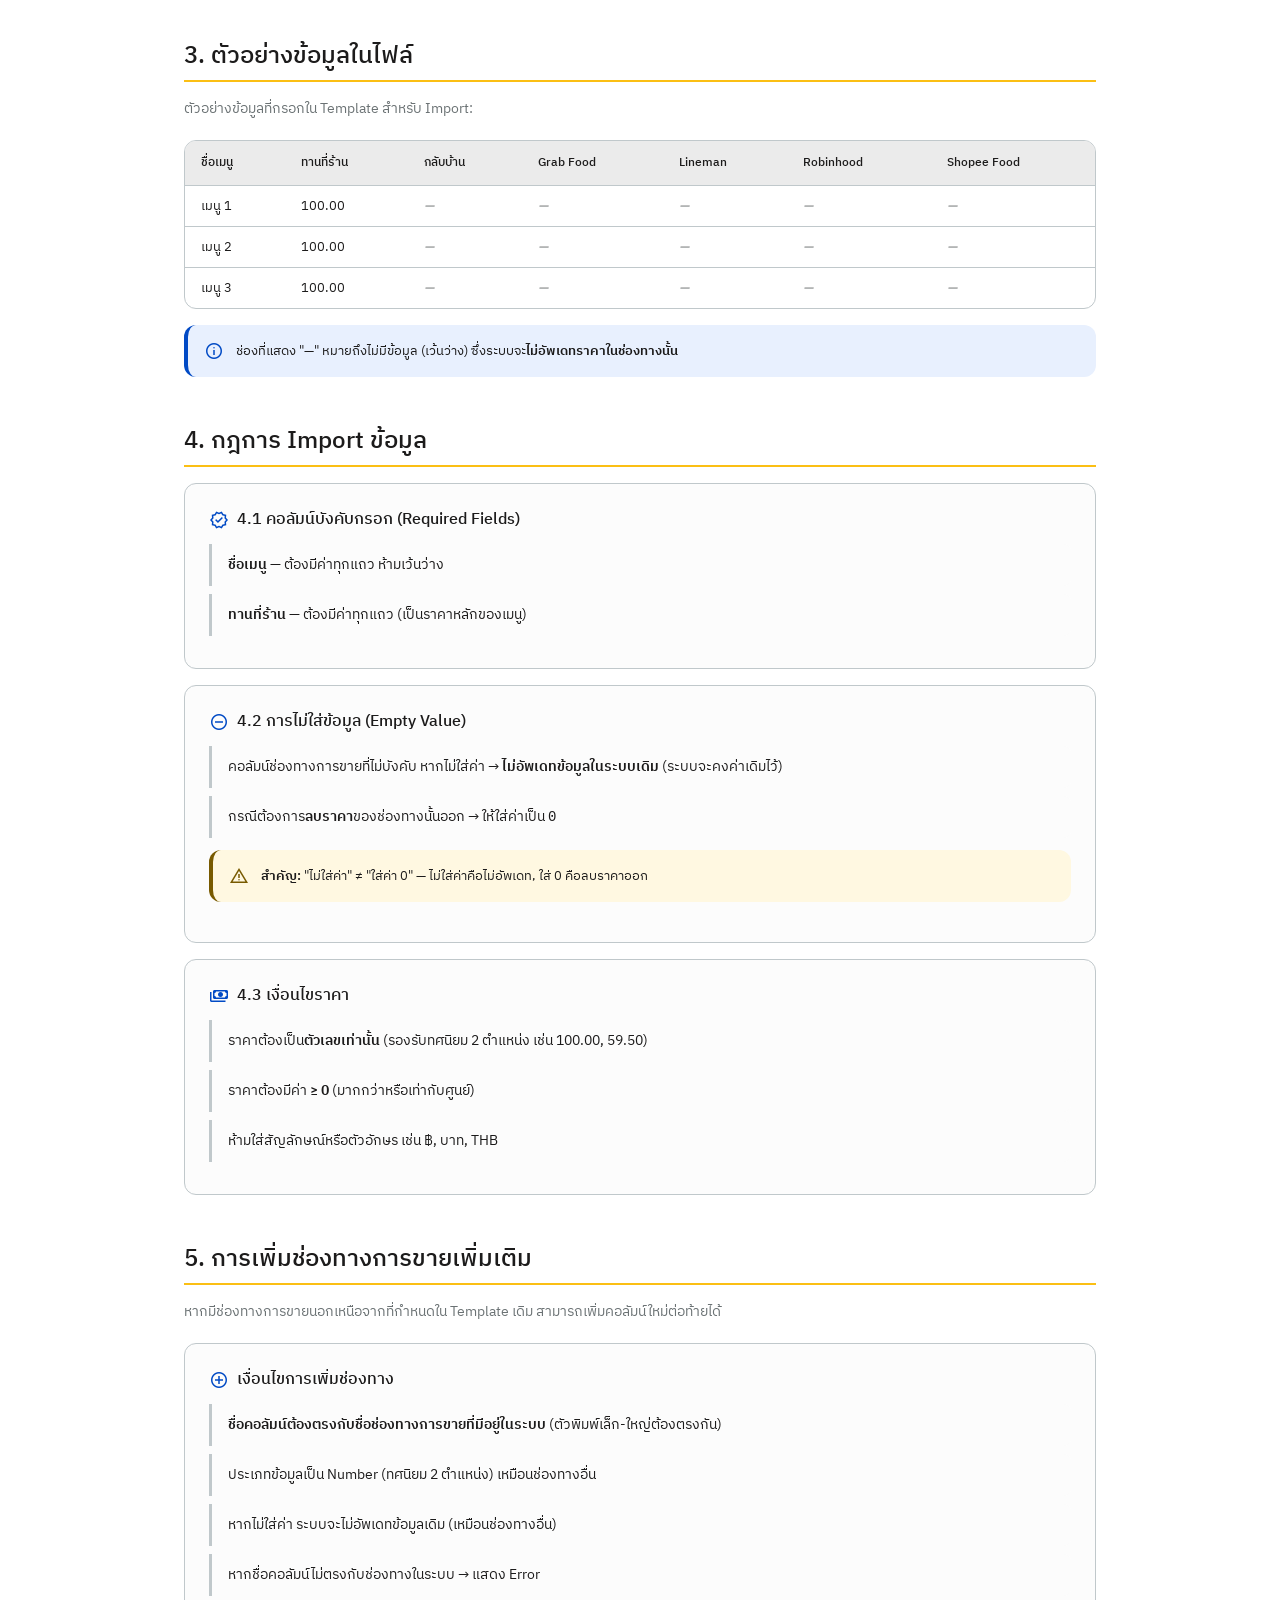
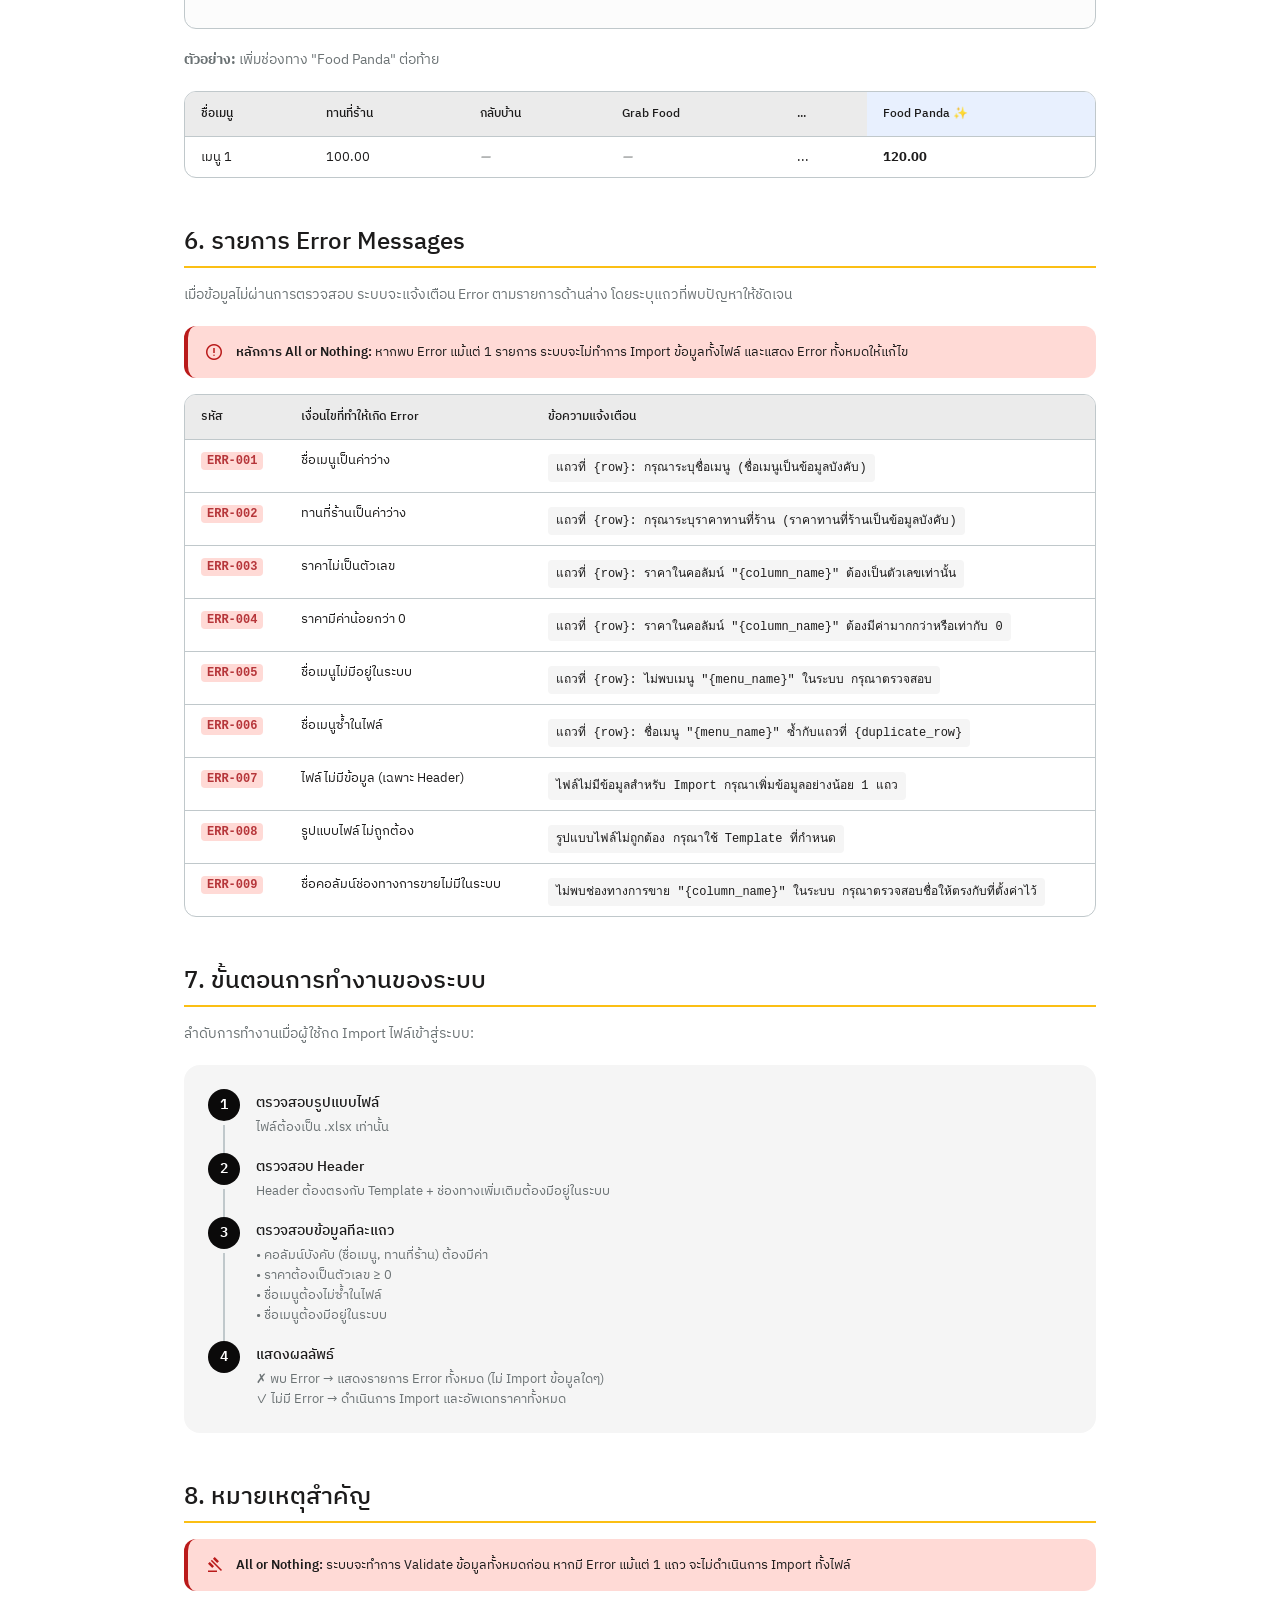
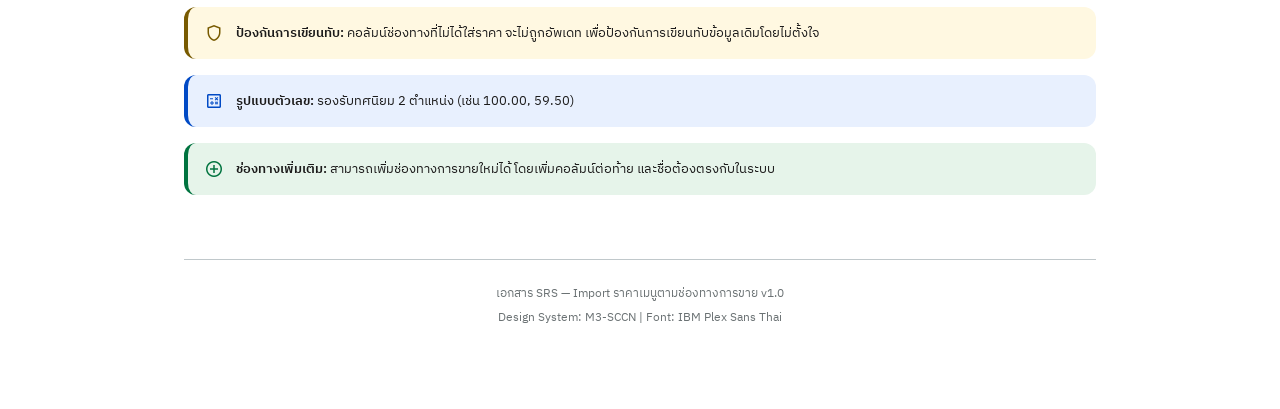
<file: import/import-menu-price-template.html>
<!DOCTYPE html>
<html lang="th" data-theme="auto">
<head>
    <meta charset="UTF-8">
    <meta name="viewport" content="width=device-width, initial-scale=1.0">
    <title>SRS - Import ราคาเมนูตามช่องทางการขาย</title>
    <link href="https://fonts.googleapis.com/css2?family=IBM+Plex+Sans+Thai:wght@300;400;500;600&display=swap" rel="stylesheet">
    <link href="https://fonts.googleapis.com/icon?family=Material+Symbols+Outlined" rel="stylesheet">
    <style>
        :root {
            /* M3-SCCN Color Tokens - Light */
            --md-sys-color-primary: #0B0A0A;
            --md-sys-color-on-primary: #FFFFFF;
            --md-sys-color-secondary: #785A00;
            --md-sys-color-on-secondary: #FFFFFF;
            --md-sys-color-secondary-container: #FBBF14;
            --md-sys-color-on-secondary-container: #483400;
            --md-sys-color-tertiary: #014AC5;
            --md-sys-color-on-tertiary: #FFFFFF;
            --md-sys-color-error: #BA1A1A;
            --md-sys-color-on-error: #FFFFFF;
            --md-sys-color-error-container: #FFDAD6;
            --md-sys-color-on-error-container: #B6363A;
            --md-sys-color-background: #FFFFFF;
            --md-sys-color-on-background: #1C1B1B;
            --md-sys-color-surface: #FCFCFC;
            --md-sys-color-on-surface: #1C1B1B;
            --md-sys-color-surface-variant: #F5F5F5;
            --md-sys-color-on-surface-variant: #6B7274;
            --md-sys-color-outline: #747878;
            --md-sys-color-outline-variant: #C0C8CB;
            --md-sys-color-surface-container: #EBEBEB;
            --md-sys-color-surface-container-low: #F2F2F2;
            --md-sys-color-surface-container-high: #E5E5E5;
            --md-sys-color-on-success-variant: #00733F;
            --md-sys-color-on-error-variant: #BA1A1A;

            /* Shape Tokens */
            --md-sys-shape-corner-none: 0px;
            --md-sys-shape-corner-xs: 4px;
            --md-sys-shape-corner-sm: 8px;
            --md-sys-shape-corner-md: 12px;
            --md-sys-shape-corner-lg: 16px;
            --md-sys-shape-corner-xl: 24px;
            --md-sys-shape-corner-full: 1000px;
        }

        * {
            margin: 0;
            padding: 0;
            box-sizing: border-box;
        }

        body {
            font-family: 'IBM Plex Sans Thai', sans-serif;
            font-weight: 400;
            font-size: 14px;
            line-height: 20px;
            color: var(--md-sys-color-on-background);
            background-color: var(--md-sys-color-background);
        }

        /* Layout */
        .page-wrapper {
            max-width: 960px;
            margin: 0 auto;
            padding: 40px 24px 80px;
        }

        /* App Bar */
        .app-bar {
            background-color: var(--md-sys-color-surface);
            border-bottom: 1px solid var(--md-sys-color-outline-variant);
            padding: 16px 24px;
            position: sticky;
            top: 0;
            z-index: 10;
        }

        .app-bar-content {
            max-width: 960px;
            margin: 0 auto;
            display: flex;
            align-items: center;
            gap: 12px;
        }

        .app-bar h1 {
            font-size: 22px;
            font-weight: 500;
            line-height: 28px;
            color: var(--md-sys-color-on-surface);
        }

        .app-bar .badge {
            background-color: var(--md-sys-color-secondary-container);
            color: var(--md-sys-color-on-secondary-container);
            font-size: 11px;
            font-weight: 500;
            padding: 2px 8px;
            border-radius: var(--md-sys-shape-corner-full);
        }

        /* Document Meta */
        .doc-meta {
            margin-top: 32px;
            margin-bottom: 40px;
        }

        .doc-meta .doc-title {
            font-size: 32px;
            font-weight: 500;
            line-height: 40px;
            color: var(--md-sys-color-on-surface);
            margin-bottom: 8px;
        }

        .doc-meta .doc-subtitle {
            font-size: 16px;
            font-weight: 400;
            line-height: 24px;
            color: var(--md-sys-color-on-surface-variant);
            margin-bottom: 16px;
        }

        .doc-meta-info {
            display: flex;
            gap: 24px;
            flex-wrap: wrap;
            padding: 16px;
            background-color: var(--md-sys-color-surface-variant);
            border-radius: var(--md-sys-shape-corner-md);
        }

        .doc-meta-info .meta-item {
            display: flex;
            flex-direction: column;
            gap: 2px;
        }

        .meta-item .meta-label {
            font-size: 11px;
            font-weight: 500;
            text-transform: uppercase;
            letter-spacing: 0.5px;
            color: var(--md-sys-color-on-surface-variant);
        }

        .meta-item .meta-value {
            font-size: 14px;
            font-weight: 500;
            color: var(--md-sys-color-on-surface);
        }

        /* Table of Contents */
        .toc {
            background-color: var(--md-sys-color-surface-container-low);
            border-radius: var(--md-sys-shape-corner-lg);
            padding: 24px;
            margin-bottom: 48px;
        }

        .toc h2 {
            font-size: 16px;
            font-weight: 600;
            margin-bottom: 12px;
            color: var(--md-sys-color-on-surface);
        }

        .toc ol {
            list-style: none;
            counter-reset: toc-counter;
        }

        .toc ol li {
            counter-increment: toc-counter;
            margin-bottom: 8px;
        }

        .toc ol li a {
            font-size: 14px;
            color: var(--md-sys-color-tertiary);
            text-decoration: none;
            display: flex;
            align-items: center;
            gap: 8px;
            padding: 6px 8px;
            border-radius: var(--md-sys-shape-corner-sm);
            transition: background-color 0.2s;
        }

        .toc ol li a:hover {
            background-color: var(--md-sys-color-surface-container);
        }

        .toc ol li a::before {
            content: counter(toc-counter) ".";
            font-weight: 600;
            color: var(--md-sys-color-on-surface-variant);
            min-width: 20px;
        }

        /* Section */
        .section {
            margin-bottom: 48px;
        }

        .section-title {
            font-size: 24px;
            font-weight: 500;
            line-height: 32px;
            color: var(--md-sys-color-on-surface);
            margin-bottom: 16px;
            padding-bottom: 8px;
            border-bottom: 2px solid var(--md-sys-color-secondary-container);
        }

        .section-description {
            font-size: 14px;
            line-height: 22px;
            color: var(--md-sys-color-on-surface-variant);
            margin-bottom: 20px;
        }

        /* Cards */
        .card {
            background-color: var(--md-sys-color-surface);
            border: 1px solid var(--md-sys-color-outline-variant);
            border-radius: var(--md-sys-shape-corner-md);
            padding: 24px;
            margin-bottom: 16px;
        }

        .card-title {
            font-size: 16px;
            font-weight: 500;
            line-height: 24px;
            color: var(--md-sys-color-on-surface);
            margin-bottom: 12px;
            display: flex;
            align-items: center;
            gap: 8px;
        }

        .card-title .material-symbols-outlined {
            font-size: 20px;
            color: var(--md-sys-color-tertiary);
        }

        /* Tables */
        .data-table-wrapper {
            overflow-x: auto;
            margin-bottom: 16px;
            border-radius: var(--md-sys-shape-corner-md);
            border: 1px solid var(--md-sys-color-outline-variant);
        }

        .data-table {
            width: 100%;
            border-collapse: collapse;
            font-size: 13px;
        }

        .data-table thead {
            background-color: var(--md-sys-color-surface-container);
        }

        .data-table th {
            font-weight: 500;
            font-size: 12px;
            text-align: left;
            padding: 12px 16px;
            color: var(--md-sys-color-on-surface);
            white-space: nowrap;
        }

        .data-table td {
            padding: 10px 16px;
            border-top: 1px solid var(--md-sys-color-outline-variant);
            color: var(--md-sys-color-on-surface);
            vertical-align: top;
        }

        .data-table tbody tr:hover {
            background-color: var(--md-sys-color-surface-variant);
        }

        .data-table .required-badge {
            display: inline-flex;
            align-items: center;
            gap: 4px;
            background-color: var(--md-sys-color-error-container);
            color: var(--md-sys-color-on-error-container);
            font-size: 11px;
            font-weight: 500;
            padding: 2px 8px;
            border-radius: var(--md-sys-shape-corner-full);
        }

        .data-table .optional-badge {
            display: inline-flex;
            align-items: center;
            gap: 4px;
            background-color: var(--md-sys-color-surface-container);
            color: var(--md-sys-color-on-surface-variant);
            font-size: 11px;
            font-weight: 500;
            padding: 2px 8px;
            border-radius: var(--md-sys-shape-corner-full);
        }

        /* Alert / Callout boxes */
        .callout {
            display: flex;
            gap: 12px;
            padding: 16px;
            border-radius: var(--md-sys-shape-corner-md);
            margin-bottom: 16px;
        }

        .callout-info {
            background-color: #E8F0FE;
            border-left: 4px solid var(--md-sys-color-tertiary);
        }

        .callout-warning {
            background-color: #FFF8E1;
            border-left: 4px solid var(--md-sys-color-secondary);
        }

        .callout-error {
            background-color: var(--md-sys-color-error-container);
            border-left: 4px solid var(--md-sys-color-error);
        }

        .callout-success {
            background-color: #E6F4EA;
            border-left: 4px solid var(--md-sys-color-on-success-variant);
        }

        .callout .callout-icon {
            font-size: 20px;
            flex-shrink: 0;
        }

        .callout-info .callout-icon { color: var(--md-sys-color-tertiary); }
        .callout-warning .callout-icon { color: var(--md-sys-color-secondary); }
        .callout-error .callout-icon { color: var(--md-sys-color-error); }
        .callout-success .callout-icon { color: var(--md-sys-color-on-success-variant); }

        .callout-content {
            font-size: 13px;
            line-height: 20px;
            color: var(--md-sys-color-on-surface);
        }

        .callout-content strong {
            font-weight: 600;
        }

        /* Rules list */
        .rules-list {
            list-style: none;
            padding: 0;
        }

        .rules-list li {
            padding: 10px 16px;
            border-left: 3px solid var(--md-sys-color-outline-variant);
            margin-bottom: 8px;
            font-size: 14px;
            line-height: 22px;
            background-color: var(--md-sys-color-surface);
            border-radius: 0 var(--md-sys-shape-corner-sm) var(--md-sys-shape-corner-sm) 0;
        }

        .rules-list li strong {
            font-weight: 600;
            color: var(--md-sys-color-on-surface);
        }

        /* Error table specific */
        .error-code {
            font-family: monospace;
            font-size: 12px;
            font-weight: 600;
            background-color: var(--md-sys-color-error-container);
            color: var(--md-sys-color-on-error-container);
            padding: 2px 6px;
            border-radius: var(--md-sys-shape-corner-xs);
        }

        .error-message {
            font-family: monospace;
            font-size: 12px;
            background-color: var(--md-sys-color-surface-variant);
            padding: 4px 8px;
            border-radius: var(--md-sys-shape-corner-xs);
            display: inline-block;
            margin-top: 4px;
            word-break: break-all;
        }

        /* Flow diagram */
        .flow-diagram {
            background-color: var(--md-sys-color-surface-variant);
            border-radius: var(--md-sys-shape-corner-lg);
            padding: 24px;
            margin-bottom: 16px;
        }

        .flow-step {
            display: flex;
            align-items: flex-start;
            gap: 16px;
            margin-bottom: 16px;
            position: relative;
        }

        .flow-step:last-child {
            margin-bottom: 0;
        }

        .flow-step-number {
            width: 32px;
            height: 32px;
            background-color: var(--md-sys-color-primary);
            color: var(--md-sys-color-on-primary);
            border-radius: 50%;
            display: flex;
            align-items: center;
            justify-content: center;
            font-size: 14px;
            font-weight: 600;
            flex-shrink: 0;
        }

        .flow-step-content {
            flex: 1;
            padding-top: 4px;
        }

        .flow-step-content h4 {
            font-size: 14px;
            font-weight: 500;
            margin-bottom: 4px;
        }

        .flow-step-content p {
            font-size: 13px;
            color: var(--md-sys-color-on-surface-variant);
            line-height: 20px;
        }

        .flow-connector {
            position: absolute;
            left: 15px;
            top: 36px;
            bottom: -16px;
            width: 2px;
            background-color: var(--md-sys-color-outline-variant);
        }

        /* Example table highlight */
        .example-table {
            margin-top: 12px;
        }

        .example-table .data-table td.empty-cell {
            color: var(--md-sys-color-outline);
            font-style: italic;
        }

        /* Footer */
        .doc-footer {
            margin-top: 64px;
            padding-top: 24px;
            border-top: 1px solid var(--md-sys-color-outline-variant);
            text-align: center;
            color: var(--md-sys-color-on-surface-variant);
            font-size: 12px;
        }

        /* Chip style */
        .chip {
            display: inline-flex;
            align-items: center;
            gap: 4px;
            padding: 4px 12px;
            border-radius: var(--md-sys-shape-corner-sm);
            font-size: 12px;
            font-weight: 500;
            border: 1px solid var(--md-sys-color-outline-variant);
            background: var(--md-sys-color-surface);
        }

        /* Dark Mode */
        html[data-theme="dark"],
        html[data-theme="auto"][data-system-dark="true"] {
            --md-sys-color-primary: #CAC5C5;
            --md-sys-color-on-primary: #323030;
            --md-sys-color-secondary: #FFE2A7;
            --md-sys-color-secondary-container: #ECB200;
            --md-sys-color-on-secondary-container: #3C2B00;
            --md-sys-color-tertiary: #B4C5FF;
            --md-sys-color-on-tertiary: #002A77;
            --md-sys-color-error: #FFB4AB;
            --md-sys-color-error-container: #93000A;
            --md-sys-color-on-error-container: #FFDAD6;
            --md-sys-color-background: #141313;
            --md-sys-color-on-background: #E6E2E1;
            --md-sys-color-surface: #141313;
            --md-sys-color-on-surface: #E6E2E1;
            --md-sys-color-surface-variant: #2B2A2A;
            --md-sys-color-on-surface-variant: #C0C8CB;
            --md-sys-color-outline: #8A9295;
            --md-sys-color-outline-variant: #3F4849;
            --md-sys-color-surface-container: #201F1F;
            --md-sys-color-surface-container-low: #1C1B1B;
            --md-sys-color-surface-container-high: #2B2A2A;
            --md-sys-color-on-success-variant: #6DD99E;
            --md-sys-color-on-error-variant: #FFB4AB;
        }
    </style>
</head>
<body>

    <!-- App Bar -->
    <header class="app-bar">
        <div class="app-bar-content">
            <a href="./" style="display: inline-flex; align-items: center; text-decoration: none; color: var(--md-sys-color-on-surface); margin-right: 4px;">
                <span class="material-symbols-outlined" style="font-size: 24px;">arrow_back</span>
            </a>
            <h1>เอกสาร SRS</h1>
            <span class="badge">Import Module</span>
        </div>
    </header>

    <!-- Main Content -->
    <main class="page-wrapper">

        <!-- Document Meta -->
        <section class="doc-meta">
            <h2 class="doc-title">Import ราคาเมนู — ช่องทางการขาย</h2>
            <p class="doc-subtitle">ข้อกำหนดความต้องการซอฟต์แวร์ (Software Requirements Specification) สำหรับฟีเจอร์ Import ข้อมูลราคาเมนูผ่านไฟล์ Template</p>
            <div style="display: flex; gap: 12px; flex-wrap: wrap; margin-bottom: 16px;">
                <a href="https://docs.google.com/spreadsheets/d/1H6xCwXTl8Tjgo4tM3azAyF5MyzCMO5LgfNk0V9LEONM/edit?gid=956148942#gid=956148942" target="_blank" style="display: inline-flex; align-items: center; gap: 8px; padding: 10px 20px; background-color: var(--md-sys-color-tertiary); color: var(--md-sys-color-on-tertiary); border-radius: var(--md-sys-shape-corner-full); text-decoration: none; font-size: 14px; font-weight: 500; transition: opacity 0.2s;">
                    <span class="material-symbols-outlined" style="font-size: 18px;">open_in_new</span>
                    ดู Template ใน Google Sheets
                </a>
                <a href="import-menu-price-template.md" target="_blank" style="display: inline-flex; align-items: center; gap: 8px; padding: 10px 20px; background-color: var(--md-sys-color-surface); color: var(--md-sys-color-tertiary); border: 1px solid var(--md-sys-color-tertiary); border-radius: var(--md-sys-shape-corner-full); text-decoration: none; font-size: 14px; font-weight: 500; transition: opacity 0.2s;">
                    <span class="material-symbols-outlined" style="font-size: 18px;">description</span>
                    import-menu-price-template.md
                </a>
            </div>
            <div class="doc-meta-info">
                <div class="meta-item">
                    <span class="meta-label">เวอร์ชัน</span>
                    <span class="meta-value">1.0</span>
                </div>
                <div class="meta-item">
                    <span class="meta-label">วันที่</span>
                    <span class="meta-value">21 มิถุนายน 2569</span>
                </div>
                <div class="meta-item">
                    <span class="meta-label">โมดูล</span>
                    <span class="meta-value">ราคาเมนู / ช่องทางการขาย</span>
                </div>
                <div class="meta-item">
                    <span class="meta-label">รูปแบบไฟล์</span>
                    <span class="meta-value">.xlsx (Excel)</span>
                </div>
            </div>
        </section>

        <!-- Table of Contents -->
        <nav class="toc">
            <h2>สารบัญ</h2>
            <ol>
                <li><a href="#overview">ภาพรวม</a></li>
                <li><a href="#columns">โครงสร้างคอลัมน์ใน Template</a></li>
                <li><a href="#example">ตัวอย่างข้อมูลในไฟล์</a></li>
                <li><a href="#rules">กฎการ Import ข้อมูล</a></li>
                <li><a href="#custom-channels">การเพิ่มช่องทางการขายเพิ่มเติม</a></li>
                <li><a href="#errors">รายการ Error Messages</a></li>
                <li><a href="#flow">ขั้นตอนการทำงานของระบบ</a></li>
                <li><a href="#notes">หมายเหตุสำคัญ</a></li>
            </ol>
        </nav>

        <!-- Section 1: Overview -->
        <section id="overview" class="section">
            <h2 class="section-title">1. ภาพรวม</h2>
            <p class="section-description">
                ระบบรองรับการ Import ข้อมูลราคาเมนูในแต่ละช่องทางการขายแบบ Bulk ผ่านไฟล์ Excel (.xlsx)
                เพื่อให้ผู้ใช้สามารถอัพเดทราคาเมนูจำนวนมากได้ในคราวเดียว โดยไม่ต้องแก้ไขทีละรายการในระบบ
            </p>
            <div class="callout callout-info">
                <span class="material-symbols-outlined callout-icon">info</span>
                <div class="callout-content">
                    <strong>วัตถุประสงค์:</strong> ลดเวลาในการอัพเดทราคาเมนูหลายรายการพร้อมกัน และรองรับหลายช่องทางการขายในครั้งเดียว
                </div>
            </div>
        </section>

        <!-- Section 2: Column Structure -->
        <section id="columns" class="section">
            <h2 class="section-title">2. โครงสร้างคอลัมน์ใน Template</h2>
            <p class="section-description">
                ตารางด้านล่างแสดงคอลัมน์ทั้งหมดที่อยู่ใน Template พร้อมระบุว่าคอลัมน์ใดบังคับกรอก
            </p>
            <div class="data-table-wrapper">
                <table class="data-table">
                    <thead>
                        <tr>
                            <th>ลำดับ</th>
                            <th>ชื่อคอลัมน์</th>
                            <th>บังคับกรอก</th>
                            <th>ประเภทข้อมูล</th>
                            <th>คำอธิบาย</th>
                        </tr>
                    </thead>
                    <tbody>
                        <tr>
                            <td>1</td>
                            <td><strong>ชื่อเมนู</strong></td>
                            <td><span class="required-badge">✱ บังคับ</span></td>
                            <td>Text</td>
                            <td>ชื่อเมนูที่ต้องการกำหนดราคา</td>
                        </tr>
                        <tr>
                            <td>2</td>
                            <td><strong>ทานที่ร้าน</strong></td>
                            <td><span class="required-badge">✱ บังคับ</span></td>
                            <td>Number (ทศนิยม 2 ตำแหน่ง)</td>
                            <td>ราคาสำหรับช่องทางทานที่ร้าน</td>
                        </tr>
                        <tr>
                            <td>3</td>
                            <td>กลับบ้าน</td>
                            <td><span class="optional-badge">ไม่บังคับ</span></td>
                            <td>Number (ทศนิยม 2 ตำแหน่ง)</td>
                            <td>ราคาสำหรับช่องทางกลับบ้าน</td>
                        </tr>
                        <tr>
                            <td>4</td>
                            <td>Grab Food</td>
                            <td><span class="optional-badge">ไม่บังคับ</span></td>
                            <td>Number (ทศนิยม 2 ตำแหน่ง)</td>
                            <td>ราคาสำหรับช่องทาง Grab Food</td>
                        </tr>
                        <tr>
                            <td>5</td>
                            <td>Lineman</td>
                            <td><span class="optional-badge">ไม่บังคับ</span></td>
                            <td>Number (ทศนิยม 2 ตำแหน่ง)</td>
                            <td>ราคาสำหรับช่องทาง Lineman</td>
                        </tr>
                        <tr>
                            <td>6</td>
                            <td>Robinhood</td>
                            <td><span class="optional-badge">ไม่บังคับ</span></td>
                            <td>Number (ทศนิยม 2 ตำแหน่ง)</td>
                            <td>ราคาสำหรับช่องทาง Robinhood</td>
                        </tr>
                        <tr>
                            <td>7</td>
                            <td>Shopee Food</td>
                            <td><span class="optional-badge">ไม่บังคับ</span></td>
                            <td>Number (ทศนิยม 2 ตำแหน่ง)</td>
                            <td>ราคาสำหรับช่องทาง Shopee Food</td>
                        </tr>
                    </tbody>
                </table>
            </div>
            <div class="callout callout-warning">
                <span class="material-symbols-outlined callout-icon">lightbulb</span>
                <div class="callout-content">
                    <strong>หมายเหตุ:</strong> สามารถเพิ่มคอลัมน์ช่องทางการขายใหม่ต่อจากคอลัมน์สุดท้ายได้ (ดูรายละเอียดในหัวข้อ 5)
                </div>
            </div>
        </section>

        <!-- Section 3: Example -->
        <section id="example" class="section">
            <h2 class="section-title">3. ตัวอย่างข้อมูลในไฟล์</h2>
            <p class="section-description">ตัวอย่างข้อมูลที่กรอกใน Template สำหรับ Import:</p>
            <div class="data-table-wrapper example-table">
                <table class="data-table">
                    <thead>
                        <tr>
                            <th>ชื่อเมนู</th>
                            <th>ทานที่ร้าน</th>
                            <th>กลับบ้าน</th>
                            <th>Grab Food</th>
                            <th>Lineman</th>
                            <th>Robinhood</th>
                            <th>Shopee Food</th>
                        </tr>
                    </thead>
                    <tbody>
                        <tr>
                            <td>เมนู 1</td>
                            <td>100.00</td>
                            <td class="empty-cell">—</td>
                            <td class="empty-cell">—</td>
                            <td class="empty-cell">—</td>
                            <td class="empty-cell">—</td>
                            <td class="empty-cell">—</td>
                        </tr>
                        <tr>
                            <td>เมนู 2</td>
                            <td>100.00</td>
                            <td class="empty-cell">—</td>
                            <td class="empty-cell">—</td>
                            <td class="empty-cell">—</td>
                            <td class="empty-cell">—</td>
                            <td class="empty-cell">—</td>
                        </tr>
                        <tr>
                            <td>เมนู 3</td>
                            <td>100.00</td>
                            <td class="empty-cell">—</td>
                            <td class="empty-cell">—</td>
                            <td class="empty-cell">—</td>
                            <td class="empty-cell">—</td>
                            <td class="empty-cell">—</td>
                        </tr>
                    </tbody>
                </table>
            </div>
            <div class="callout callout-info">
                <span class="material-symbols-outlined callout-icon">info</span>
                <div class="callout-content">
                    ช่องที่แสดง "—" หมายถึงไม่มีข้อมูล (เว้นว่าง) ซึ่งระบบจะ<strong>ไม่อัพเดทราคาในช่องทางนั้น</strong>
                </div>
            </div>
        </section>

        <!-- Section 4: Rules -->
        <section id="rules" class="section">
            <h2 class="section-title">4. กฎการ Import ข้อมูล</h2>

            <!-- 4.1 Required Fields -->
            <div class="card">
                <h3 class="card-title">
                    <span class="material-symbols-outlined">verified</span>
                    4.1 คอลัมน์บังคับกรอก (Required Fields)
                </h3>
                <ul class="rules-list">
                    <li><strong>ชื่อเมนู</strong> — ต้องมีค่าทุกแถว ห้ามเว้นว่าง</li>
                    <li><strong>ทานที่ร้าน</strong> — ต้องมีค่าทุกแถว (เป็นราคาหลักของเมนู)</li>
                </ul>
            </div>

            <!-- 4.2 Empty Value -->
            <div class="card">
                <h3 class="card-title">
                    <span class="material-symbols-outlined">remove_circle_outline</span>
                    4.2 การไม่ใส่ข้อมูล (Empty Value)
                </h3>
                <ul class="rules-list">
                    <li>คอลัมน์ช่องทางการขายที่ไม่บังคับ หากไม่ใส่ค่า → <strong>ไม่อัพเดทข้อมูลในระบบเดิม</strong> (ระบบจะคงค่าเดิมไว้)</li>
                    <li>กรณีต้องการ<strong>ลบราคา</strong>ของช่องทางนั้นออก → ให้ใส่ค่าเป็น <code>0</code></li>
                </ul>
                <div class="callout callout-warning" style="margin-top:12px">
                    <span class="material-symbols-outlined callout-icon">warning</span>
                    <div class="callout-content">
                        <strong>สำคัญ:</strong> "ไม่ใส่ค่า" ≠ "ใส่ค่า 0" — ไม่ใส่ค่าคือไม่อัพเดท, ใส่ 0 คือลบราคาออก
                    </div>
                </div>
            </div>

            <!-- 4.3 Price Rules -->
            <div class="card">
                <h3 class="card-title">
                    <span class="material-symbols-outlined">payments</span>
                    4.3 เงื่อนไขราคา
                </h3>
                <ul class="rules-list">
                    <li>ราคาต้องเป็น<strong>ตัวเลขเท่านั้น</strong> (รองรับทศนิยม 2 ตำแหน่ง เช่น 100.00, 59.50)</li>
                    <li>ราคาต้องมีค่า <strong>≥ 0</strong> (มากกว่าหรือเท่ากับศูนย์)</li>
                    <li>ห้ามใส่สัญลักษณ์หรือตัวอักษร เช่น ฿, บาท, THB</li>
                </ul>
            </div>
        </section>

        <!-- Section 5: Custom Channels -->
        <section id="custom-channels" class="section">
            <h2 class="section-title">5. การเพิ่มช่องทางการขายเพิ่มเติม</h2>
            <p class="section-description">
                หากมีช่องทางการขายนอกเหนือจากที่กำหนดใน Template เดิม สามารถเพิ่มคอลัมน์ใหม่ต่อท้ายได้
            </p>

            <div class="card">
                <h3 class="card-title">
                    <span class="material-symbols-outlined">add_circle</span>
                    เงื่อนไขการเพิ่มช่องทาง
                </h3>
                <ul class="rules-list">
                    <li><strong>ชื่อคอลัมน์ต้องตรงกับชื่อช่องทางการขายที่มีอยู่ในระบบ</strong> (ตัวพิมพ์เล็ก-ใหญ่ต้องตรงกัน)</li>
                    <li>ประเภทข้อมูลเป็น Number (ทศนิยม 2 ตำแหน่ง) เหมือนช่องทางอื่น</li>
                    <li>หากไม่ใส่ค่า ระบบจะไม่อัพเดทข้อมูลเดิม (เหมือนช่องทางอื่น)</li>
                    <li>หากชื่อคอลัมน์ไม่ตรงกับช่องทางในระบบ → แสดง Error</li>
                </ul>
            </div>

            <p class="section-description" style="margin-top:20px"><strong>ตัวอย่าง:</strong> เพิ่มช่องทาง "Food Panda" ต่อท้าย</p>
            <div class="data-table-wrapper example-table">
                <table class="data-table">
                    <thead>
                        <tr>
                            <th>ชื่อเมนู</th>
                            <th>ทานที่ร้าน</th>
                            <th>กลับบ้าน</th>
                            <th>Grab Food</th>
                            <th>...</th>
                            <th style="background-color:#E8F0FE">Food Panda ✨</th>
                        </tr>
                    </thead>
                    <tbody>
                        <tr>
                            <td>เมนู 1</td>
                            <td>100.00</td>
                            <td class="empty-cell">—</td>
                            <td class="empty-cell">—</td>
                            <td>...</td>
                            <td><strong>120.00</strong></td>
                        </tr>
                    </tbody>
                </table>
            </div>
        </section>

        <!-- Section 6: Error Messages -->
        <section id="errors" class="section">
            <h2 class="section-title">6. รายการ Error Messages</h2>
            <p class="section-description">
                เมื่อข้อมูลไม่ผ่านการตรวจสอบ ระบบจะแจ้งเตือน Error ตามรายการด้านล่าง โดยระบุแถวที่พบปัญหาให้ชัดเจน
            </p>
            <div class="callout callout-error">
                <span class="material-symbols-outlined callout-icon">error</span>
                <div class="callout-content">
                    <strong>หลักการ All or Nothing:</strong> หากพบ Error แม้แต่ 1 รายการ ระบบจะไม่ทำการ Import ข้อมูลทั้งไฟล์ และแสดง Error ทั้งหมดให้แก้ไข
                </div>
            </div>
            <div class="data-table-wrapper">
                <table class="data-table">
                    <thead>
                        <tr>
                            <th>รหัส</th>
                            <th>เงื่อนไขที่ทำให้เกิด Error</th>
                            <th>ข้อความแจ้งเตือน</th>
                        </tr>
                    </thead>
                    <tbody>
                        <tr>
                            <td><span class="error-code">ERR-001</span></td>
                            <td>ชื่อเมนูเป็นค่าว่าง</td>
                            <td><span class="error-message">แถวที่ {row}: กรุณาระบุชื่อเมนู (ชื่อเมนูเป็นข้อมูลบังคับ)</span></td>
                        </tr>
                        <tr>
                            <td><span class="error-code">ERR-002</span></td>
                            <td>ทานที่ร้านเป็นค่าว่าง</td>
                            <td><span class="error-message">แถวที่ {row}: กรุณาระบุราคาทานที่ร้าน (ราคาทานที่ร้านเป็นข้อมูลบังคับ)</span></td>
                        </tr>
                        <tr>
                            <td><span class="error-code">ERR-003</span></td>
                            <td>ราคาไม่เป็นตัวเลข</td>
                            <td><span class="error-message">แถวที่ {row}: ราคาในคอลัมน์ "{column_name}" ต้องเป็นตัวเลขเท่านั้น</span></td>
                        </tr>
                        <tr>
                            <td><span class="error-code">ERR-004</span></td>
                            <td>ราคามีค่าน้อยกว่า 0</td>
                            <td><span class="error-message">แถวที่ {row}: ราคาในคอลัมน์ "{column_name}" ต้องมีค่ามากกว่าหรือเท่ากับ 0</span></td>
                        </tr>
                        <tr>
                            <td><span class="error-code">ERR-005</span></td>
                            <td>ชื่อเมนูไม่มีอยู่ในระบบ</td>
                            <td><span class="error-message">แถวที่ {row}: ไม่พบเมนู "{menu_name}" ในระบบ กรุณาตรวจสอบ</span></td>
                        </tr>
                        <tr>
                            <td><span class="error-code">ERR-006</span></td>
                            <td>ชื่อเมนูซ้ำในไฟล์</td>
                            <td><span class="error-message">แถวที่ {row}: ชื่อเมนู "{menu_name}" ซ้ำกับแถวที่ {duplicate_row}</span></td>
                        </tr>
                        <tr>
                            <td><span class="error-code">ERR-007</span></td>
                            <td>ไฟล์ไม่มีข้อมูล (เฉพาะ Header)</td>
                            <td><span class="error-message">ไฟล์ไม่มีข้อมูลสำหรับ Import กรุณาเพิ่มข้อมูลอย่างน้อย 1 แถว</span></td>
                        </tr>
                        <tr>
                            <td><span class="error-code">ERR-008</span></td>
                            <td>รูปแบบไฟล์ไม่ถูกต้อง</td>
                            <td><span class="error-message">รูปแบบไฟล์ไม่ถูกต้อง กรุณาใช้ Template ที่กำหนด</span></td>
                        </tr>
                        <tr>
                            <td><span class="error-code">ERR-009</span></td>
                            <td>ชื่อคอลัมน์ช่องทางการขายไม่มีในระบบ</td>
                            <td><span class="error-message">ไม่พบช่องทางการขาย "{column_name}" ในระบบ กรุณาตรวจสอบชื่อให้ตรงกับที่ตั้งค่าไว้</span></td>
                        </tr>
                    </tbody>
                </table>
            </div>
        </section>

        <!-- Section 7: Flow -->
        <section id="flow" class="section">
            <h2 class="section-title">7. ขั้นตอนการทำงานของระบบ</h2>
            <p class="section-description">
                ลำดับการทำงานเมื่อผู้ใช้กด Import ไฟล์เข้าสู่ระบบ:
            </p>
            <div class="flow-diagram">
                <div class="flow-step">
                    <div class="flow-step-number">1</div>
                    <div class="flow-step-content">
                        <h4>ตรวจสอบรูปแบบไฟล์</h4>
                        <p>ไฟล์ต้องเป็น .xlsx เท่านั้น</p>
                    </div>
                    <div class="flow-connector"></div>
                </div>
                <div class="flow-step">
                    <div class="flow-step-number">2</div>
                    <div class="flow-step-content">
                        <h4>ตรวจสอบ Header</h4>
                        <p>Header ต้องตรงกับ Template + ช่องทางเพิ่มเติมต้องมีอยู่ในระบบ</p>
                    </div>
                    <div class="flow-connector"></div>
                </div>
                <div class="flow-step">
                    <div class="flow-step-number">3</div>
                    <div class="flow-step-content">
                        <h4>ตรวจสอบข้อมูลทีละแถว</h4>
                        <p>
                            • คอลัมน์บังคับ (ชื่อเมนู, ทานที่ร้าน) ต้องมีค่า<br>
                            • ราคาต้องเป็นตัวเลข ≥ 0<br>
                            • ชื่อเมนูต้องไม่ซ้ำในไฟล์<br>
                            • ชื่อเมนูต้องมีอยู่ในระบบ
                        </p>
                    </div>
                    <div class="flow-connector"></div>
                </div>
                <div class="flow-step">
                    <div class="flow-step-number">4</div>
                    <div class="flow-step-content">
                        <h4>แสดงผลลัพธ์</h4>
                        <p>
                            ✗ พบ Error → แสดงรายการ Error ทั้งหมด (ไม่ Import ข้อมูลใดๆ)<br>
                            ✓ ไม่มี Error → ดำเนินการ Import และอัพเดทราคาทั้งหมด
                        </p>
                    </div>
                </div>
            </div>
        </section>

        <!-- Section 8: Notes -->
        <section id="notes" class="section">
            <h2 class="section-title">8. หมายเหตุสำคัญ</h2>
            <div class="callout callout-error">
                <span class="material-symbols-outlined callout-icon">gavel</span>
                <div class="callout-content">
                    <strong>All or Nothing:</strong> ระบบจะทำการ Validate ข้อมูลทั้งหมดก่อน หากมี Error แม้แต่ 1 แถว จะไม่ดำเนินการ Import ทั้งไฟล์
                </div>
            </div>
            <div class="callout callout-warning">
                <span class="material-symbols-outlined callout-icon">shield</span>
                <div class="callout-content">
                    <strong>ป้องกันการเขียนทับ:</strong> คอลัมน์ช่องทางที่ไม่ได้ใส่ราคา จะไม่ถูกอัพเดท เพื่อป้องกันการเขียนทับข้อมูลเดิมโดยไม่ตั้งใจ
                </div>
            </div>
            <div class="callout callout-info">
                <span class="material-symbols-outlined callout-icon">calculate</span>
                <div class="callout-content">
                    <strong>รูปแบบตัวเลข:</strong> รองรับทศนิยม 2 ตำแหน่ง (เช่น 100.00, 59.50)
                </div>
            </div>
            <div class="callout callout-success">
                <span class="material-symbols-outlined callout-icon">add_circle</span>
                <div class="callout-content">
                    <strong>ช่องทางเพิ่มเติม:</strong> สามารถเพิ่มช่องทางการขายใหม่ได้ โดยเพิ่มคอลัมน์ต่อท้าย และชื่อต้องตรงกับในระบบ
                </div>
            </div>
        </section>

        <!-- Footer -->
        <footer class="doc-footer">
            <p>เอกสาร SRS — Import ราคาเมนูตามช่องทางการขาย v1.0</p>
            <p style="margin-top:4px">Design System: M3-SCCN | Font: IBM Plex Sans Thai</p>
        </footer>

    </main>

<script src="../assets/theme.js"></script>
</body>
</html>
</file>
<file: assets/styles.css>
/* M3-SCCN Design System — Shared Styles */
:root {
  --primary: #0B0A0A;
  --on-primary: #FFFFFF;
  --secondary: #785A00;
  --secondary-container: #FBBF14;
  --on-secondary-container: #483400;
  --tertiary: #014AC5;
  --on-tertiary: #FFFFFF;
  --error: #BA1A1A;
  --error-container: #FFDAD6;
  --success: #00733F;
  --background: #FFFFFF;
  --surface: #FCFCFC;
  --on-surface: #1C1B1B;
  --on-surface-variant: #6B7274;
  --outline: #747878;
  --outline-variant: #C0C8CB;
  --surface-container-lowest: #F8F8F8;
  --surface-container-low: #F2F2F2;
  --surface-container: #EBEBEB;
  --surface-container-high: #E5E5E5;
  --surface-container-highest: #E0E0E0;
  --inverse-surface: #313030;
  --inverse-on-surface: #F4F0EF;
  --font-family: 'IBM Plex Sans Thai', sans-serif;
  --corner-xs: 4px;
  --corner-sm: 8px;
  --corner-md: 12px;
  --corner-lg: 16px;
  --corner-xl: 24px;
  --corner-full: 1000px;
}

* { margin: 0; padding: 0; box-sizing: border-box; }
html { scroll-behavior: smooth; }

body {
  font-family: var(--font-family);
  font-weight: 400;
  font-size: 16px;
  line-height: 24px;
  color: var(--on-surface);
  background-color: var(--surface-container-lowest);
  -webkit-font-smoothing: antialiased;
}

/* Page Layout */
.page-layout { display: flex; min-height: 100vh; }

/* Sidebar */
.sidebar {
  width: 260px; min-width: 260px;
  background: var(--background);
  border-right: 1px solid var(--outline-variant);
  padding: 24px 0; position: fixed;
  top: 0; left: 0; height: 100vh;
  overflow-y: auto; z-index: 100;
}
.sidebar-brand {
  display: flex; align-items: center; gap: 10px;
  padding: 0 20px 20px;
  border-bottom: 1px solid var(--outline-variant);
  margin-bottom: 16px;
}
.sidebar-brand .brand-icon {
  width: 36px; height: 36px;
  background: var(--secondary-container);
  border-radius: var(--corner-sm);
  display: flex; align-items: center; justify-content: center;
  font-weight: 600; font-size: 14px;
  color: var(--on-secondary-container);
}
.sidebar-brand .brand-name { font-size: 14px; font-weight: 500; }
.sidebar-section-title {
  font-size: 11px; font-weight: 500; text-transform: uppercase;
  letter-spacing: 0.5px; color: var(--on-surface-variant);
  padding: 12px 20px 6px;
}
.sidebar-nav { list-style: none; }
.sidebar-nav li a {
  display: block; padding: 8px 20px;
  font-size: 13px; line-height: 20px;
  color: var(--on-surface); text-decoration: none;
  border-left: 3px solid transparent;
  transition: all 0.15s ease;
}
.sidebar-nav li a:hover { background: var(--surface-container-low); }
.sidebar-nav li a.active {
  background: var(--secondary-container);
  color: var(--on-secondary-container);
  font-weight: 500; border-left-color: var(--secondary);
  border-radius: 0 var(--corner-xs) var(--corner-xs) 0;
}

/* Main Content */
.page-wrapper {
  margin-left: 260px; padding: 32px 40px 64px;
  display: flex; flex-direction: column; align-items: center;
}
.page-wrapper > * { width: 100%; max-width: 820px; }

/* Header */
.page-header {
  background: var(--primary); color: var(--on-primary);
  padding: 40px 32px; border-radius: var(--corner-lg); margin-bottom: 32px;
}
.page-header h1 { font-size: 28px; line-height: 36px; font-weight: 500; margin-bottom: 8px; }
.page-header .subtitle { font-size: 14px; line-height: 20px; color: var(--outline-variant); }
.page-header .badge {
  display: inline-block; background: var(--secondary-container);
  color: var(--on-secondary-container); padding: 4px 12px;
  border-radius: var(--corner-full); font-size: 12px; font-weight: 500; margin-top: 12px;
}

/* Section Card */
.section-card {
  background: var(--background); border-radius: var(--corner-md);
  padding: 28px 24px; margin-bottom: 24px;
  box-shadow: 0px 1px 2px rgba(11,10,10,0.08), 0px 2px 6px rgba(11,10,10,0.04);
}
.section-card h2 {
  font-size: 20px; line-height: 28px; font-weight: 500;
  margin-bottom: 8px; display: flex; align-items: center; gap: 10px;
}
.section-card .section-desc {
  font-size: 14px; line-height: 20px; color: var(--on-surface-variant); margin-bottom: 20px;
}

/* Data Table */
.data-table { width: 100%; border-collapse: collapse; font-size: 13px; line-height: 18px; }
.data-table thead th {
  background: var(--surface-container); color: var(--on-surface);
  font-weight: 500; text-align: left; padding: 10px 10px;
  border-bottom: 1px solid var(--outline-variant);
}
.data-table tbody td {
  padding: 10px 10px; border-bottom: 1px solid var(--surface-container-low); vertical-align: top;
}
.data-table tbody tr:last-child td { border-bottom: none; }
.data-table .field-name { font-weight: 500; color: var(--on-surface); white-space: nowrap; }
.data-table .formula {
  font-family: 'IBM Plex Mono', monospace; font-size: 11px;
  background: var(--surface-container-lowest); border: 1px solid var(--outline-variant);
  padding: 2px 6px; border-radius: var(--corner-xs);
  color: var(--tertiary); display: inline-block; margin-top: 2px;
}
.condition-tag {
  display: inline-block; font-size: 10px; padding: 2px 7px;
  border-radius: var(--corner-full); font-weight: 500; margin-right: 3px; margin-top: 2px;
}
.tag-success { background: #E8F5E9; color: var(--success); }
.tag-refund { background: var(--error-container); color: var(--error); }
.tag-cancel { background: var(--surface-container); color: var(--outline); }
.tag-revenue { background: #FFF8E1; color: var(--secondary); }
.tag-no-revenue { background: var(--surface-container-low); color: var(--on-surface-variant); }
.tag-input { background: #E3F2FD; color: var(--tertiary); }
.data-table .summary-row td { font-weight: 600; background: var(--surface-container-lowest); }

/* UI Preview */
.ui-preview {
  background: var(--background);
  border: 1px solid var(--outline-variant);
  border-radius: var(--corner-md);
  padding: 16px 20px; margin-bottom: 20px; position: relative;
}
.ui-preview::before {
  content: 'ตัวอย่าง UI';
  position: absolute; top: -10px; left: 16px;
  background: var(--secondary-container);
  color: var(--on-secondary-container);
  font-size: 10px; font-weight: 500;
  padding: 2px 10px; border-radius: var(--corner-full);
}
.ui-preview-title {
  font-size: 13px; font-weight: 500; color: var(--on-surface);
  margin-bottom: 10px; padding-top: 4px;
}
.ui-row {
  display: flex; justify-content: space-between; align-items: baseline;
  padding: 6px 0; border-bottom: 1px solid var(--surface-container-low); font-size: 13px;
}
.ui-row:last-child { border-bottom: none; }
.ui-row .label { color: var(--on-surface-variant); }
.ui-row .value { font-weight: 500; color: var(--on-surface); text-align: right; }
.ui-row .value.negative { color: var(--error); }
.ui-row .value.highlight { color: var(--secondary); font-weight: 600; }
.ui-two-col { display: grid; grid-template-columns: 1fr 1fr; gap: 16px; }
.ui-col-title {
  font-size: 12px; font-weight: 500; color: var(--on-surface);
  margin-bottom: 8px; padding-bottom: 4px; border-bottom: 1px solid var(--outline-variant);
}
.ui-three-col-row {
  display: grid; grid-template-columns: 1fr auto auto;
  gap: 12px; padding: 5px 0; border-bottom: 1px solid var(--surface-container-low);
  font-size: 13px; align-items: baseline;
}
.ui-three-col-row:last-child { border-bottom: none; }
.ui-three-col-row .col-label { color: var(--on-surface-variant); }
.ui-three-col-row .col-num { color: var(--on-surface); text-align: right; min-width: 40px; }
.ui-three-col-row .col-val { font-weight: 500; color: var(--on-surface); text-align: right; min-width: 80px; }

/* Tabs */
.tabs {
  display: flex; gap: 0; margin-bottom: 28px;
  border-bottom: 2px solid var(--outline-variant);
}
.tab {
  padding: 12px 24px; font-size: 14px; font-weight: 500;
  color: var(--on-surface-variant); cursor: pointer;
  border-bottom: 2px solid transparent; margin-bottom: -2px;
  transition: all 0.15s ease; text-decoration: none; user-select: none;
}
.tab:hover { color: var(--on-surface); background: var(--surface-container-low); }
.tab.active { color: var(--on-secondary-container); border-bottom-color: var(--secondary-container); }
.tab-content { display: none; }
.tab-content.active { display: block; }

/* Info box */
.info-box {
  background: var(--surface-container-lowest);
  border-left: 3px solid var(--secondary-container);
  padding: 12px 16px; border-radius: 0 var(--corner-xs) var(--corner-xs) 0;
  margin-top: 16px; font-size: 12px; line-height: 18px; color: var(--on-surface-variant);
}
.info-box strong { color: var(--on-surface); }
.divider { border: none; border-top: 1px solid var(--outline-variant); margin: 20px 0; }

/* Module Cards (Homepage) */
.module-grid {
  display: grid; grid-template-columns: repeat(auto-fill, minmax(240px, 1fr));
  gap: 20px; margin-top: 24px;
}
.module-card {
  background: var(--background); border-radius: var(--corner-md);
  padding: 24px; text-decoration: none; color: var(--on-surface);
  box-shadow: 0px 1px 2px rgba(11,10,10,0.08), 0px 2px 6px rgba(11,10,10,0.04);
  transition: all 0.2s ease; border: 1px solid transparent;
}
.module-card:hover {
  border-color: var(--secondary-container);
  box-shadow: 0px 2px 8px rgba(11,10,10,0.12);
  transform: translateY(-2px);
}
.module-card .card-icon { font-size: 28px; margin-bottom: 12px; }
.module-card .card-title { font-size: 16px; font-weight: 500; margin-bottom: 4px; }
.module-card .card-desc { font-size: 13px; color: var(--on-surface-variant); line-height: 18px; }
.module-card .card-badge {
  display: inline-block; margin-top: 12px; font-size: 11px; font-weight: 500;
  padding: 2px 8px; border-radius: var(--corner-full);
  background: var(--surface-container-low); color: var(--on-surface-variant);
}

/* Feature List */
.feature-list { margin-top: 20px; }
.feature-item {
  display: flex; align-items: center; gap: 16px;
  padding: 16px 20px; background: var(--background);
  border-radius: var(--corner-sm); margin-bottom: 12px;
  text-decoration: none; color: var(--on-surface);
  box-shadow: 0px 1px 2px rgba(11,10,10,0.06);
  transition: all 0.15s ease; border: 1px solid transparent;
}
.feature-item:hover { border-color: var(--secondary-container); background: var(--surface); }
.feature-item .feat-icon { font-size: 24px; }
.feature-item .feat-title { font-size: 15px; font-weight: 500; }
.feature-item .feat-desc { font-size: 12px; color: var(--on-surface-variant); margin-top: 2px; }
.feature-item .feat-arrow { margin-left: auto; color: var(--on-surface-variant); font-size: 18px; }

/* Breadcrumb */
.breadcrumb {
  display: flex; align-items: center; gap: 8px;
  font-size: 13px; color: var(--on-surface-variant); margin-bottom: 20px;
}
.breadcrumb a { color: var(--tertiary); text-decoration: none; }
.breadcrumb a:hover { text-decoration: underline; }
.breadcrumb .sep { color: var(--outline-variant); }

/* Footer */
.page-footer {
  text-align: center; font-size: 12px; color: var(--on-surface-variant);
  margin-top: 40px; padding: 16px 0; border-top: 1px solid var(--outline-variant);
}

/* Responsive */
@media (max-width: 1024px) {
  .sidebar { width: 220px; min-width: 220px; }
  .page-wrapper { margin-left: 220px; padding: 24px 20px 48px; }
}
@media (max-width: 768px) {
  .page-layout { flex-direction: column; }
  .sidebar { position: relative; width: 100%; min-width: 100%; height: auto; border-right: none; border-bottom: 1px solid var(--outline-variant); padding: 16px 0; }
  .page-wrapper { margin-left: 0; padding: 16px 12px 48px; }
  .ui-two-col { grid-template-columns: 1fr; }
  .module-grid { grid-template-columns: 1fr; }
}

/* ===== Dark Mode (class-based + system preference) ===== */
/* Dark variables applied when html has [data-theme="dark"] OR system is dark + auto mode */
html[data-theme="dark"],
html[data-theme="auto"][data-system-dark="true"] {
  --primary: #CAC5C5;
  --on-primary: #323030;
  --secondary: #FFE2A7;
  --secondary-container: #ECB200;
  --on-secondary-container: #3C2B00;
  --tertiary: #B4C5FF;
  --on-tertiary: #002A77;
  --error: #FFB4AB;
  --error-container: #93000A;
  --success: #6DD99E;
  --background: #141313;
  --surface: #141313;
  --on-surface: #E6E2E1;
  --on-surface-variant: #C0C8CB;
  --outline: #8A9295;
  --outline-variant: #3F4849;
  --surface-container-lowest: #0F0E0E;
  --surface-container-low: #1C1B1B;
  --surface-container: #201F1F;
  --surface-container-high: #2B2A2A;
  --surface-container-highest: #353434;
  --inverse-surface: #E6E2E1;
  --inverse-on-surface: #313030;
}

html[data-theme="dark"] .page-header,
html[data-theme="auto"][data-system-dark="true"] .page-header {
  background: var(--surface-container-high);
  color: var(--on-surface);
}
html[data-theme="dark"] .page-header .subtitle,
html[data-theme="auto"][data-system-dark="true"] .page-header .subtitle {
  color: var(--on-surface-variant);
}
html[data-theme="dark"] .page-header .badge,
html[data-theme="auto"][data-system-dark="true"] .page-header .badge {
  background: var(--secondary-container);
  color: var(--on-secondary-container);
}
html[data-theme="dark"] .module-card,
html[data-theme="auto"][data-system-dark="true"] .module-card {
  background: var(--surface-container);
  box-shadow: 0px 1px 3px rgba(0,0,0,0.3);
}
html[data-theme="dark"] .module-card:hover,
html[data-theme="auto"][data-system-dark="true"] .module-card:hover {
  border-color: var(--secondary-container);
  box-shadow: 0px 4px 12px rgba(0,0,0,0.4);
}
html[data-theme="dark"] .section-card,
html[data-theme="auto"][data-system-dark="true"] .section-card {
  background: var(--surface-container);
  box-shadow: 0px 1px 3px rgba(0,0,0,0.3);
}
html[data-theme="dark"] .feature-item,
html[data-theme="auto"][data-system-dark="true"] .feature-item {
  background: var(--surface-container);
  box-shadow: 0px 1px 2px rgba(0,0,0,0.3);
}
html[data-theme="dark"] .feature-item:hover,
html[data-theme="auto"][data-system-dark="true"] .feature-item:hover {
  background: var(--surface-container-high);
  border-color: var(--secondary-container);
}
html[data-theme="dark"] .sidebar,
html[data-theme="auto"][data-system-dark="true"] .sidebar {
  background: var(--surface-container-low);
  border-right-color: var(--outline-variant);
}
html[data-theme="dark"] .sidebar-brand,
html[data-theme="auto"][data-system-dark="true"] .sidebar-brand {
  border-bottom-color: var(--outline-variant);
}
html[data-theme="dark"] .sidebar-nav li a,
html[data-theme="auto"][data-system-dark="true"] .sidebar-nav li a {
  color: var(--on-surface);
}
html[data-theme="dark"] .sidebar-nav li a:hover,
html[data-theme="auto"][data-system-dark="true"] .sidebar-nav li a:hover {
  background: var(--surface-container);
}
html[data-theme="dark"] .sidebar-nav li a.active,
html[data-theme="auto"][data-system-dark="true"] .sidebar-nav li a.active {
  background: var(--secondary-container);
  color: var(--on-secondary-container);
  border-left-color: var(--secondary);
}
html[data-theme="dark"] .data-table thead th,
html[data-theme="auto"][data-system-dark="true"] .data-table thead th {
  background: var(--surface-container-high);
  border-bottom-color: var(--outline-variant);
}
html[data-theme="dark"] .data-table tbody td,
html[data-theme="auto"][data-system-dark="true"] .data-table tbody td {
  border-bottom-color: var(--outline-variant);
}
html[data-theme="dark"] .ui-preview,
html[data-theme="auto"][data-system-dark="true"] .ui-preview {
  background: var(--surface-container); border-color: var(--outline-variant);
}
html[data-theme="dark"] .info-box,
html[data-theme="auto"][data-system-dark="true"] .info-box {
  background: var(--surface-container); border-left-color: var(--secondary-container);
}
html[data-theme="dark"] .tabs,
html[data-theme="auto"][data-system-dark="true"] .tabs {
  border-bottom-color: var(--outline-variant);
}
html[data-theme="dark"] .tab:hover,
html[data-theme="auto"][data-system-dark="true"] .tab:hover {
  color: var(--on-surface); background: var(--surface-container);
}
html[data-theme="dark"] .tab.active,
html[data-theme="auto"][data-system-dark="true"] .tab.active {
  color: var(--secondary); border-bottom-color: var(--secondary-container);
}

/* Theme Toggle Button */
.theme-toggle {
  display: flex; align-items: center; gap: 4px;
  padding: 12px 20px; margin-top: 16px;
  border-top: 1px solid var(--outline-variant);
}
.theme-toggle-label {
  font-size: 11px; font-weight: 500; text-transform: uppercase;
  letter-spacing: 0.5px; color: var(--on-surface-variant);
  margin-bottom: 8px; display: block;
}
.theme-buttons {
  display: flex; gap: 4px; width: 100%;
}
.theme-btn {
  flex: 1; padding: 6px 8px; font-size: 11px; font-weight: 500;
  border: 1px solid var(--outline-variant); border-radius: var(--corner-sm);
  background: transparent; color: var(--on-surface-variant);
  cursor: pointer; transition: all 0.15s; text-align: center;
  font-family: var(--font-family);
}
.theme-btn:hover { background: var(--surface-container-low); }
.theme-btn.active {
  background: var(--secondary-container);
  color: var(--on-secondary-container);
  border-color: var(--secondary-container);
}
</file>
